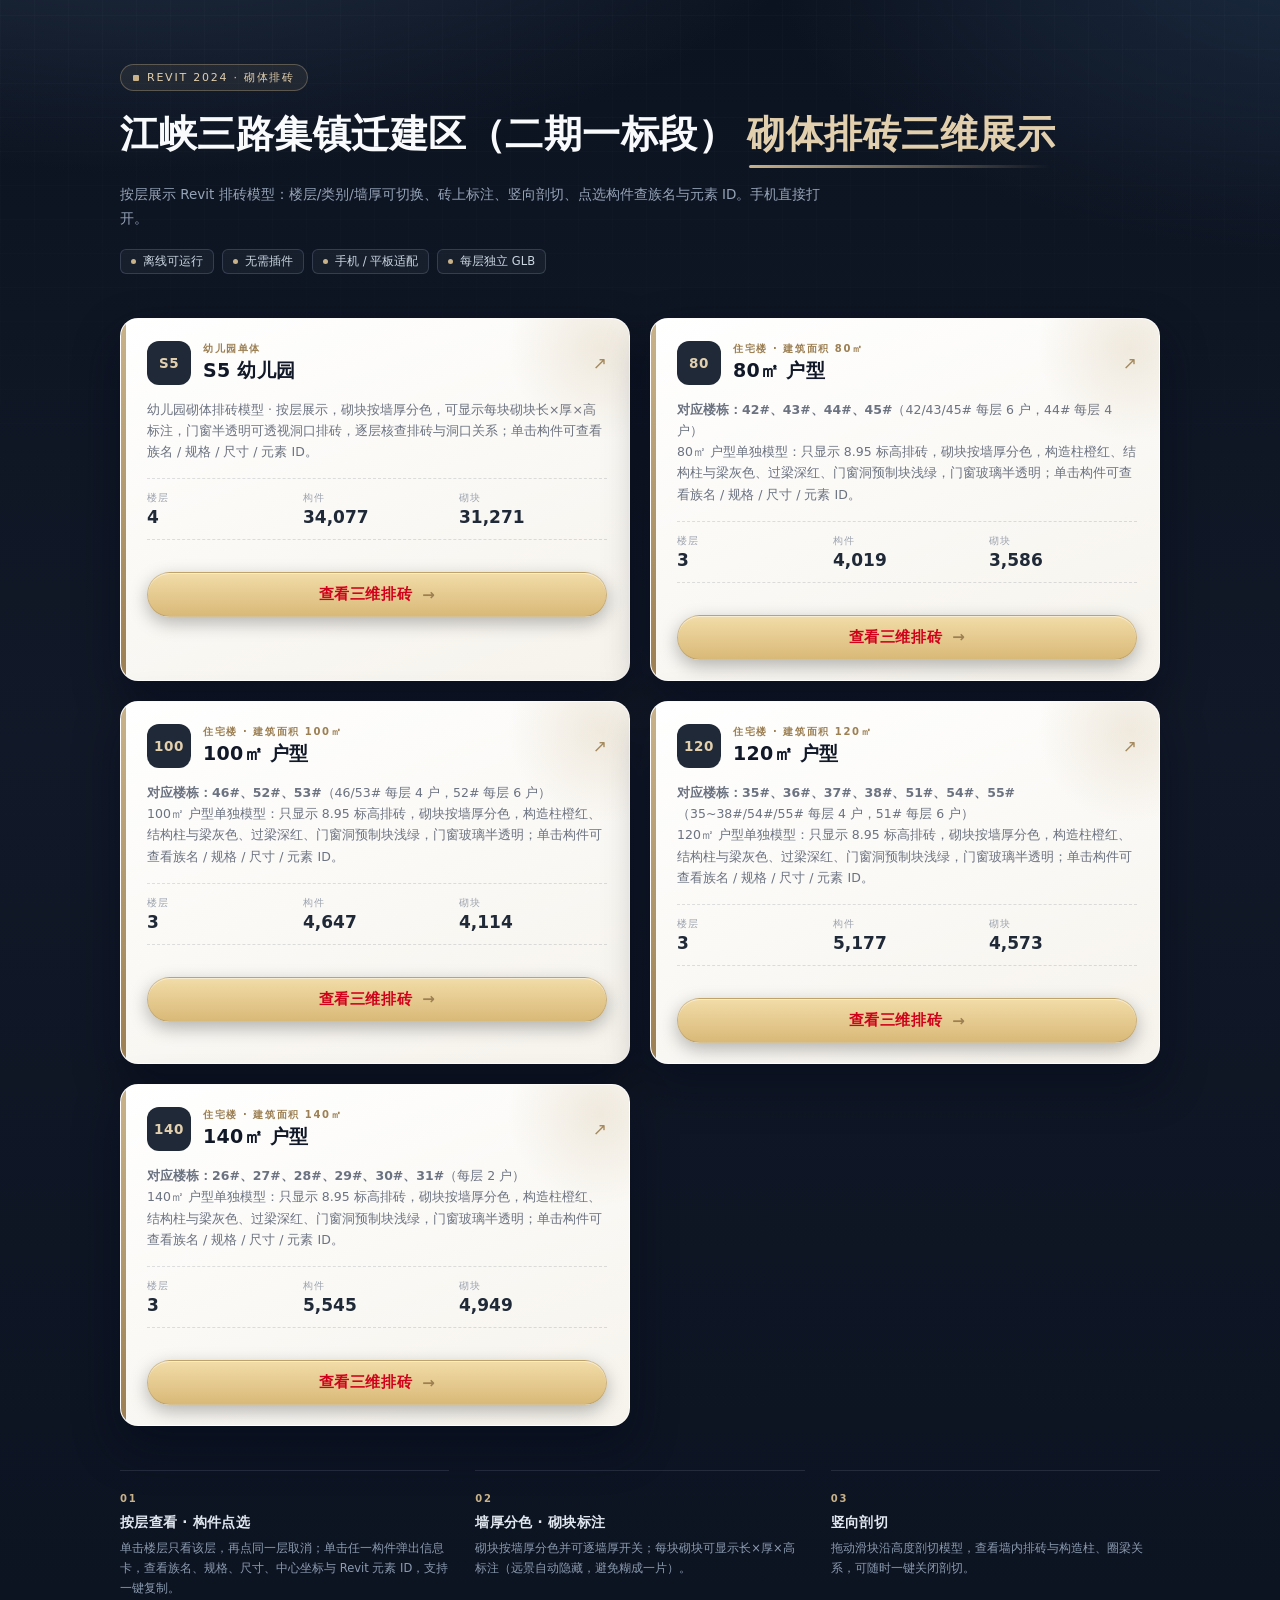
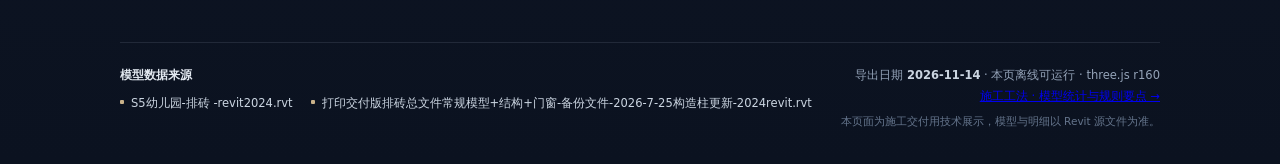
<file: index.html>
<!DOCTYPE html>
<html lang="zh-CN">
<head>
<meta charset="utf-8">
<meta name="viewport" content="width=device-width, initial-scale=1">
<meta name="theme-color" content="#111827">
<link rel="icon" href="data:image/svg+xml,%3Csvg xmlns=%22http://www.w3.org/2000/svg%22 viewBox=%220 0 16 16%22%3E%3Crect width=%2216%22 height=%2216%22 rx=%223%22 fill=%22%23111827%22/%3E%3Crect x=%228%22 y=%223%22 width=%226%22 height=%223%22 fill=%22%23c9b28a%22/%3E%3Crect x=%223%22 y=%228%22 width=%226%22 height=%223%22 fill=%22%23c9b28a%22/%3E%3C/svg%3E">
<meta name="description" content="江峡三路集镇迁建区（二期一标段）砌体排砖三维展示 · S5 幼儿园 / 住宅楼 · 纯静态离线页面">
<title>江峡三路集镇迁建区（二期一标段）· 砌体排砖三维展示</title>
<style>
  :root {
    --ink: #111827;
    --ink-2: #1f2937;
    --muted: #6b7280;
    --muted-2: #9ca3af;
    --brick: #c9b28a;
    --brick-2: #e2cfae;
    --brick-deep: #9c7f52;
    --paper: #f8fafc;
    --slate: #94a3b8;
  }
  * { box-sizing: border-box; }
  html, body { margin: 0; padding: 0; }
  body {
    min-height: 100vh;
    color: var(--paper);
    background:
      radial-gradient(1200px 620px at 12% -12%, #26364d 0%, rgba(38, 54, 77, 0) 62%),
      radial-gradient(980px 560px at 104% -4%, #1c2c42 0%, rgba(28, 44, 66, 0) 58%),
      linear-gradient(180deg, #0c1320 0%, #111827 42%, #0b1220 100%);
    font-family: "Microsoft YaHei", "PingFang SC", "Hiragino Sans GB", "Noto Sans SC",
      "Source Han Sans SC", system-ui, -apple-system, "Segoe UI", Roboto, sans-serif;
    -webkit-font-smoothing: antialiased;
    -webkit-tap-highlight-color: transparent;
  }
  body::before {
    content: "";
    position: fixed;
    inset: 0;
    pointer-events: none;
    background-image:
      repeating-linear-gradient(0deg, rgba(255, 255, 255, .022) 0 1px, transparent 1px 34px),
      repeating-linear-gradient(90deg, rgba(255, 255, 255, .018) 0 1px, transparent 1px 34px);
    mask-image: linear-gradient(180deg, rgba(0, 0, 0, .8), transparent 72%);
  }

  .wrap {
    position: relative;
    max-width: 1120px;
    min-height: 100vh;
    margin: 0 auto;
    padding: clamp(28px, 5vw, 64px) clamp(16px, 4vw, 40px) 34px;
    display: flex;
    flex-direction: column;
    gap: clamp(26px, 4vw, 44px);
  }

  /* ---------------- 头部 ---------------- */
  .eyebrow {
    display: inline-flex;
    align-items: center;
    gap: 8px;
    padding: 5px 12px;
    border-radius: 20px;
    border: 1px solid rgba(201, 178, 138, .34);
    background: rgba(201, 178, 138, .09);
    color: var(--brick-2);
    font-size: 11px;
    letter-spacing: .16em;
  }
  .eyebrow::before {
    content: "";
    width: 6px; height: 6px;
    border-radius: 1px;
    background: var(--brick);
  }
  h1 {
    margin: 18px 0 0;
    font-size: clamp(23px, 3.3vw, 38px);
    line-height: 1.34;
    font-weight: 700;
    letter-spacing: .5px;
    color: #f8fafc;
  }
  h1 .accent {
    display: inline-block;
    margin-left: .3em;
    margin-top: 0;
    color: var(--brick-2);
    position: relative;
  }
  h1 .accent::after {
    content: "";
    position: absolute;
    left: 2px; right: 4px; bottom: -8px;
    height: 3px;
    border-radius: 2px;
    background: linear-gradient(90deg, var(--brick), rgba(201, 178, 138, 0));
  }
  .lead {
    margin: 22px 0 0;
    max-width: 720px;
    color: var(--slate);
    font-size: 13.5px;
    line-height: 1.8;
  }
  .tags { display: flex; flex-wrap: wrap; gap: 8px; margin-top: 18px; }
  .tag {
    display: inline-flex;
    align-items: center;
    gap: 7px;
    padding: 4px 10px;
    border-radius: 6px;
    border: 1px solid rgba(148, 163, 184, .24);
    background: rgba(148, 163, 184, .07);
    color: #cbd5e1;
    font-size: 11.5px;
  }
  .tag::before {
    content: "";
    width: 5px; height: 5px;
    border-radius: 50%;
    background: var(--brick);
  }

  /* ---------------- 卡片 ---------------- */
  .cards {
    display: grid;
    grid-template-columns: repeat(2, minmax(0, 1fr));
    gap: 20px;
  }
  .card {
    position: relative;
    display: flex;
    flex-direction: column;
    padding: 22px 22px 20px 26px;
    border-radius: 18px;
    background: linear-gradient(160deg, #ffffff 0%, #f6f3ec 100%);
    color: var(--ink);
    text-decoration: none;
    border: 1px solid rgba(255, 255, 255, .55);
    box-shadow: 0 20px 46px rgba(2, 6, 23, .42);
    overflow: hidden;
    transition: transform .22s ease, box-shadow .22s ease;
  }
  .card::before {
    content: "";
    position: absolute;
    left: 0; top: 0; bottom: 0;
    width: 5px;
    background: linear-gradient(180deg, var(--brick), var(--brick-deep));
  }
  .card::after {
    content: "";
    position: absolute;
    right: -64px; top: -64px;
    width: 186px; height: 186px;
    border-radius: 50%;
    background: radial-gradient(circle, rgba(201, 178, 138, .24), rgba(201, 178, 138, 0) 70%);
    pointer-events: none;
  }
  .card:hover { transform: translateY(-4px); box-shadow: 0 28px 58px rgba(2, 6, 23, .52); }
  .card:focus-visible { outline: 2px solid var(--brick); outline-offset: 3px; }

  .card-head { display: flex; align-items: center; gap: 12px; }
  .badge {
    flex: 0 0 auto;
    width: 44px; height: 44px;
    border-radius: 12px;
    background: var(--ink-2);
    color: var(--brick-2);
    display: grid;
    place-items: center;
    font-size: 13.5px;
    font-weight: 700;
    letter-spacing: .04em;
  }
  .kicker { font-size: 10px; letter-spacing: .16em; color: var(--brick-deep); font-weight: 700; }
  .card h2 { margin: 2px 0 0; font-size: 19px; font-weight: 700; letter-spacing: .3px; }
  .arrow {
    margin-left: auto;
    font-size: 17px;
    color: var(--brick-deep);
    transition: transform .2s ease;
  }
  .card:hover .arrow { transform: translate(2px, -2px); }

  .card-desc {
    margin: 14px 0 16px;
    color: var(--muted);
    font-size: 12.5px;
    line-height: 1.7;
  }
  .card-stats {
    display: grid;
    grid-template-columns: repeat(3, 1fr);
    gap: 8px;
    margin: 0 0 18px;
    padding: 12px 0;
    border-top: 1px dashed rgba(17, 24, 39, .13);
    border-bottom: 1px dashed rgba(17, 24, 39, .13);
  }
  .card-stats div { display: flex; flex-direction: column; gap: 2px; }
  .card-stats dt { font-size: 10px; letter-spacing: .08em; color: var(--muted-2); }
  .card-stats dd {
    margin: 0;
    font-size: 17px;
    font-weight: 700;
    color: var(--ink-2);
    font-variant-numeric: tabular-nums;
  }
  .card-stats dd.pending { color: #d6d3cd; }

  .card-cta {
    margin-top: auto;
    display: inline-flex;
    align-items: center;
    gap: 8px;
    font-size: 12.5px;
    font-weight: 700;
    color: var(--ink-2);
  }
  .card-cta .line {
    flex: 1 1 auto;
    height: 1px;
    background: rgba(17, 24, 39, .14);
  }
  .card-cta .go { color: var(--brick-deep); }

  /* ---------------- 功能说明 ---------------- */
  .features {
    display: grid;
    grid-template-columns: repeat(3, minmax(0, 1fr));
    gap: 26px;
  }
  .feat { border-top: 1px solid rgba(148, 163, 184, .18); padding-top: 16px; }
  .feat-no { font-size: 10px; letter-spacing: .18em; color: var(--brick); font-weight: 700; }
  .feat h3 { margin: 8px 0 6px; font-size: 13.5px; font-weight: 600; color: #e2e8f0; letter-spacing: .3px; }
  .feat p { margin: 0; font-size: 11.5px; line-height: 1.75; color: #8b9bb0; }

  /* ---------------- 页脚 ---------------- */
  .site-footer {
    margin-top: auto;
    padding-top: 22px;
    border-top: 1px solid rgba(148, 163, 184, .16);
    display: flex;
    align-items: flex-start;
    justify-content: space-between;
    gap: 20px;
    flex-wrap: wrap;
    color: var(--slate);
    font-size: 11.5px;
    line-height: 1.75;
  }
  .src-title { color: #e2e8f0; font-size: 12px; font-weight: 600; }
  .src ul {
    list-style: none;
    margin: 7px 0 0;
    padding: 0;
    display: flex;
    flex-wrap: wrap;
    gap: 8px 18px;
  }
  .src li { position: relative; padding-left: 11px; color: #cbd5e1; }
  .src li::before {
    content: "";
    position: absolute;
    left: 0; top: 7px;
    width: 4px; height: 4px;
    border-radius: 1px;
    background: var(--brick);
  }
  .foot-meta { text-align: right; color: #94a3b8; }
  .foot-meta b { color: #cbd5e1; font-weight: 600; }
  .foot-note { margin-top: 6px; color: #64748b; font-size: 10.5px; }

  @media (max-width: 760px) {
    .cards { grid-template-columns: 1fr; gap: 16px; }
    .features { grid-template-columns: 1fr; gap: 18px; }
    .lead { font-size: 12.5px; }
    .card-stats dd { font-size: 16px; }
    .site-footer { flex-direction: column; gap: 14px; }
    .foot-meta { text-align: left; }
  }
  /* 卡片内“点击进入”按钮（手机上也醒目好点） */
  .card-btn {
    display: inline-flex; align-items: center; justify-content: center; gap: 10px;
    width: auto; min-width: 168px; margin-top: 14px; padding: 12px 22px;
    border-radius: 999px; font-size: 15px; font-weight: 800; letter-spacing: .04em;
    color: #d0021b !important;
    background: linear-gradient(180deg, #f2dca8, #d9b978);
    box-shadow: 0 6px 18px rgba(0, 0, 0, .28), inset 0 1px 0 rgba(255, 255, 255, .5);
    border: 1px solid rgba(0, 0, 0, .12);
    transition: transform .12s ease, box-shadow .12s ease;
  }
  .card-btn .go { font-weight: 900; }
  .card:hover .card-btn { transform: translateY(-1px); box-shadow: 0 8px 22px rgba(0, 0, 0, .34), inset 0 1px 0 rgba(255, 255, 255, .5); }
  @media (max-width: 640px) {
    .card-btn { width: 100%; min-width: 0; padding: 14px 20px; font-size: 16px; }
  }

  /* ---------- 手机首屏：压缩头部与卡片，保证两张单体的“查看三维排砖”都在第一屏 ---------- */
  @media (max-width: 640px) {
    .wrap {
      padding: 14px 12px 16px;
      gap: 12px;
      min-height: 100vh;
    }
    .eyebrow { font-size: 9.5px; padding: 3px 9px; letter-spacing: .12em; }
    h1 { margin-top: 9px; font-size: 16px; line-height: 1.4; letter-spacing: 0; }
    h1 .accent { margin-top: 0; margin-left: .2em; }
    h1 .accent::after { bottom: -5px; height: 2px; }
    .lead {
      margin-top: 10px; font-size: 11px; line-height: 1.5;
      display: -webkit-box; -webkit-box-orient: vertical; -webkit-line-clamp: 2;
      overflow: hidden;
    }
    .tags { display: none; }
    .cards { gap: 10px; }
    .card { padding: 11px 13px 11px 17px; border-radius: 14px; }
    .card::before { width: 4px; }
    .card::after { display: none; }
    .card-head { gap: 9px; }
    .badge { width: 32px; height: 32px; border-radius: 9px; font-size: 10.5px; }
    .kicker { font-size: 8.5px; letter-spacing: .12em; }
    .card h2 { font-size: 15.5px; margin-top: 1px; }
    .arrow { display: none; }
    .card-desc {
      margin: 7px 0 9px; font-size: 10.8px; line-height: 1.42;
      display: -webkit-box; -webkit-box-orient: vertical; -webkit-line-clamp: 2;
      overflow: hidden;
    }
    .card-stats { margin: 0 0 9px; padding: 7px 0; gap: 6px; }
    .card-stats dt { font-size: 8.5px; letter-spacing: .04em; }
    .card-stats dd { font-size: 14px; }
    .card-btn { margin-top: 2px; padding: 10px 16px; font-size: 13.5px; min-width: 0; }
    .features { display: none; }
    .site-footer { padding-top: 10px; font-size: 10px; gap: 8px; }
  }

  /* 住宅楼 4 个户型单独页面入口 */
  .unit-links { display: flex; flex-wrap: wrap; align-items: center; gap: 10px; margin-top: -4px; }
  .unit-links-title { color: #94a3b8; font-size: 12px; }
  .unit-links a {
    display: inline-flex; align-items: center; gap: 6px;
    padding: 8px 15px; border-radius: 999px;
    background: rgba(148, 163, 184, .12);
    border: 1px solid rgba(148, 163, 184, .26);
    color: #e2e8f0; font-size: 13px; text-decoration: none;
  }
  .unit-links a:hover { background: rgba(201, 178, 138, .2); border-color: rgba(201, 178, 138, .5); color: #fff; }
  @media (max-width: 640px) {
    .unit-links { gap: 8px; }
    .unit-links a { padding: 7px 12px; font-size: 12px; }
  }
</style>
<script>
/* 部署在 GitHub Pages 时自动跳转到正式站点（sxhicc.cn/paizhuan/）；本地/COS/正式域名下正常渲染 */
(function () {
  try {
    if (!/(^|\.)github\.io$/i.test(location.hostname)) return;
    var m = location.pathname.match(/^\/jx3d-paizhuan(\/.*)?$/);
    var p = (m && m[1]) ? m[1] : '/';
    location.replace('https://sxhicc.cn/paizhuan' + p + location.search + location.hash);
  } catch (e) { /* ignore */ }
})();
</script></head>
<body>
<div class="wrap">
  <header class="hero">
    <div class="eyebrow">REVIT 2024 · 砌体排砖</div>
    <h1>江峡三路集镇迁建区（二期一标段）<span class="accent">砌体排砖三维展示</span></h1>
    <p class="lead">按层展示 Revit 排砖模型：楼层/类别/墙厚可切换、砖上标注、竖向剖切、点选构件查族名与元素 ID。手机直接打开。</p>
    <div class="tags">
      <span class="tag">离线可运行</span>
      <span class="tag">无需插件</span>
      <span class="tag">手机 / 平板适配</span>
      <span class="tag">每层独立 GLB</span>
    </div>
  </header>

  <main class="cards">
    <a class="card" href="s5/" data-model="s5/model.json" data-id="s5">
      <div class="card-head">
        <span class="badge">S5</span>
        <div>
          <div class="kicker">幼儿园单体</div>
          <h2>S5 幼儿园</h2>
        </div>
        <span class="arrow">↗</span>
      </div>
      <p class="card-desc">幼儿园砌体排砖模型 · 按层展示，砌块按墙厚分色，可显示每块砌块长×厚×高标注，门窗半透明可透视洞口排砖，逐层核查排砖与洞口关系；单击构件可查看族名 / 规格 / 尺寸 / 元素 ID。</p>
      <dl class="card-stats">
        <div><dt>楼层</dt><dd data-stat="floors" class="pending">—</dd></div>
        <div><dt>构件</dt><dd data-stat="elements" class="pending">—</dd></div>
        <div><dt>砌块</dt><dd data-stat="blocks" class="pending">—</dd></div>
      </dl>
      <span class="card-cta card-btn">查看三维排砖 <span class="go">→</span></span>
    </a>

        <a class="card" href="80/" data-model="80/model.json" data-id="80">
      <div class="card-head">
        <span class="badge">80</span>
        <div>
          <div class="kicker">住宅楼 · 建筑面积 80㎡</div>
          <h2>80㎡ 户型</h2>
        </div>
        <span class="arrow">↗</span>
      </div>
      <p class="card-desc"><b>对应楼栋：42#、43#、44#、45#</b>（42/43/45# 每层 6 户，44# 每层 4 户）<br>80㎡ 户型单独模型：只显示 8.95 标高排砖，砌块按墙厚分色，构造柱橙红、结构柱与梁灰色、过梁深红、门窗洞预制块浅绿，门窗玻璃半透明；单击构件可查看族名 / 规格 / 尺寸 / 元素 ID。</p>
      <dl class="card-stats">
        <div><dt>楼层</dt><dd data-stat="floors" class="pending">—</dd></div>
        <div><dt>构件</dt><dd data-stat="elements" class="pending">—</dd></div>
        <div><dt>砌块</dt><dd data-stat="blocks" class="pending">—</dd></div>
      </dl>
      <span class="card-cta card-btn">查看三维排砖 <span class="go">→</span></span>
    </a>
    <a class="card" href="100/" data-model="100/model.json" data-id="100">
      <div class="card-head">
        <span class="badge">100</span>
        <div>
          <div class="kicker">住宅楼 · 建筑面积 100㎡</div>
          <h2>100㎡ 户型</h2>
        </div>
        <span class="arrow">↗</span>
      </div>
      <p class="card-desc"><b>对应楼栋：46#、52#、53#</b>（46/53# 每层 4 户，52# 每层 6 户）<br>100㎡ 户型单独模型：只显示 8.95 标高排砖，砌块按墙厚分色，构造柱橙红、结构柱与梁灰色、过梁深红、门窗洞预制块浅绿，门窗玻璃半透明；单击构件可查看族名 / 规格 / 尺寸 / 元素 ID。</p>
      <dl class="card-stats">
        <div><dt>楼层</dt><dd data-stat="floors" class="pending">—</dd></div>
        <div><dt>构件</dt><dd data-stat="elements" class="pending">—</dd></div>
        <div><dt>砌块</dt><dd data-stat="blocks" class="pending">—</dd></div>
      </dl>
      <span class="card-cta card-btn">查看三维排砖 <span class="go">→</span></span>
    </a>
    <a class="card" href="120/" data-model="120/model.json" data-id="120">
      <div class="card-head">
        <span class="badge">120</span>
        <div>
          <div class="kicker">住宅楼 · 建筑面积 120㎡</div>
          <h2>120㎡ 户型</h2>
        </div>
        <span class="arrow">↗</span>
      </div>
      <p class="card-desc"><b>对应楼栋：35#、36#、37#、38#、51#、54#、55#</b>（35~38#/54#/55# 每层 4 户，51# 每层 6 户）<br>120㎡ 户型单独模型：只显示 8.95 标高排砖，砌块按墙厚分色，构造柱橙红、结构柱与梁灰色、过梁深红、门窗洞预制块浅绿，门窗玻璃半透明；单击构件可查看族名 / 规格 / 尺寸 / 元素 ID。</p>
      <dl class="card-stats">
        <div><dt>楼层</dt><dd data-stat="floors" class="pending">—</dd></div>
        <div><dt>构件</dt><dd data-stat="elements" class="pending">—</dd></div>
        <div><dt>砌块</dt><dd data-stat="blocks" class="pending">—</dd></div>
      </dl>
      <span class="card-cta card-btn">查看三维排砖 <span class="go">→</span></span>
    </a>
    <a class="card" href="140/" data-model="140/model.json" data-id="140">
      <div class="card-head">
        <span class="badge">140</span>
        <div>
          <div class="kicker">住宅楼 · 建筑面积 140㎡</div>
          <h2>140㎡ 户型</h2>
        </div>
        <span class="arrow">↗</span>
      </div>
      <p class="card-desc"><b>对应楼栋：26#、27#、28#、29#、30#、31#</b>（每层 2 户）<br>140㎡ 户型单独模型：只显示 8.95 标高排砖，砌块按墙厚分色，构造柱橙红、结构柱与梁灰色、过梁深红、门窗洞预制块浅绿，门窗玻璃半透明；单击构件可查看族名 / 规格 / 尺寸 / 元素 ID。</p>
      <dl class="card-stats">
        <div><dt>楼层</dt><dd data-stat="floors" class="pending">—</dd></div>
        <div><dt>构件</dt><dd data-stat="elements" class="pending">—</dd></div>
        <div><dt>砌块</dt><dd data-stat="blocks" class="pending">—</dd></div>
      </dl>
      <span class="card-cta card-btn">查看三维排砖 <span class="go">→</span></span>
    </a>
  </main>
  

  <section class="features">
    <div class="feat">
      <span class="feat-no">01</span>
      <h3>按层查看 · 构件点选</h3>
      <p>单击楼层只看该层，再点同一层取消；单击任一构件弹出信息卡，查看族名、规格、尺寸、中心坐标与 Revit 元素 ID，支持一键复制。</p>
    </div>
    <div class="feat">
      <span class="feat-no">02</span>
      <h3>墙厚分色 · 砌块标注</h3>
      <p>砌块按墙厚分色并可逐墙厚开关；每块砌块可显示长×厚×高标注（远景自动隐藏，避免糊成一片）。</p>
    </div>
    <div class="feat">
      <span class="feat-no">03</span>
      <h3>竖向剖切</h3>
      <p>拖动滑块沿高度剖切模型，查看墙内排砖与构造柱、圈梁关系，可随时一键关闭剖切。</p>
    </div>
  </section>

  <footer class="site-footer">
    <div class="src">
      <div class="src-title">模型数据来源</div>
      <ul>
        <li data-id="s5">S5幼儿园-排砖 -revit2024.rvt</li>
        <li data-id="zhuzhai">打印交付版排砖总文件常规模型+结构+门窗-备份文件-2026-7-25构造柱更新-2024revit.rvt</li>
      </ul>
    </div>
    <div class="foot-meta">
      <div>导出日期 <b id="genDate">—</b> · 本页离线可运行 · three.js r160</div>
      <div><a href="gongfa/">施工工法 · 模型统计与规则要点 →</a></div>
      <div class="foot-note">本页面为施工交付用技术展示，模型与明细以 Revit 源文件为准。</div>
    </div>
  </footer>
</div>

<script>
  // 从 model.json 读取真实统计（不可用时保留占位并标记）
  (async function () {
    const cards = document.querySelectorAll('[data-model]');
    const setStat = (card, key, value) => {
      const el = card.querySelector('[data-stat="' + key + '"]');
      if (!el || value == null) return;
      el.textContent = typeof value === 'number' ? value.toLocaleString('zh-CN') : value;
      el.classList.remove('pending');
    };
    for (const card of cards) {
      try {
        const res = await fetch(card.dataset.model, { cache: 'no-store' });
        if (!res.ok) throw new Error('HTTP ' + res.status);
        const m = await res.json();
        const stats = m.stats || {};
        const floors = Array.isArray(m.floors) ? m.floors.length : stats.floors;
        setStat(card, 'floors', floors);
        setStat(card, 'elements', stats.elements);
        setStat(card, 'blocks', stats.blocks);
        if (m.generated) document.getElementById('genDate').textContent = m.generated;
        const rvt = m.source && m.source.rvt;
        if (rvt) {
          const li = document.querySelector('.src li[data-id="' + card.dataset.id + '"]');
          if (li) li.textContent = rvt;
        }
      } catch (err) {
        // 离线直开 file:// 或资产未就位时保持占位符
        console.warn('[index] model.json 读取失败', card.dataset.model, err);
      }
    }
  })();
</script>
<script>
/* 自动更新检查：部署后 version.txt 变化则自动刷新本页（避免看到旧页面） */
(function () {
  var KEY = 'sz_ver';
  function check() {
    fetch('version.txt?t=' + Date.now(), { cache: 'no-store' }).then(function (r) {
      return r.ok ? r.text() : null;
    }).then(function (v) {
      if (!v) return;
      v = String(v).trim();
      if (!v) return;
      var cur = null;
      try { cur = localStorage.getItem(KEY); } catch (e) {}
      if (cur && cur !== v) {
        try { localStorage.setItem(KEY, v); } catch (e) {}
        location.reload();
      } else if (!cur) {
        try { localStorage.setItem(KEY, v); } catch (e) {}
      }
    }).catch(function () { /* ignore */ });
  }
  check();
  document.addEventListener('visibilitychange', function () { if (!document.hidden) check(); });
})();
</script></body>
</html>
</file>
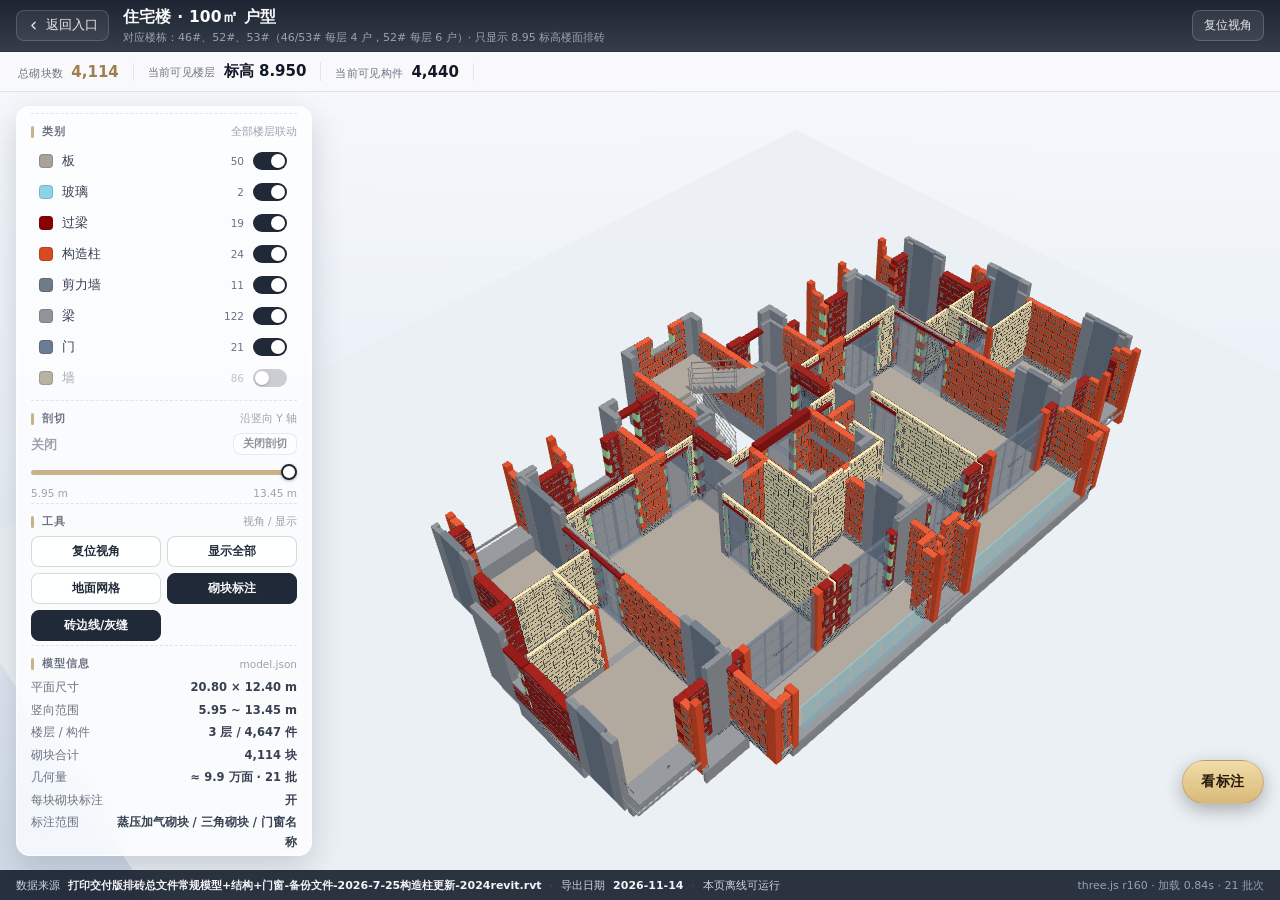
<file: 100/index.html>
<!DOCTYPE html>
<html lang="zh-CN">
<head>
<meta charset="utf-8">
<meta name="viewport" content="width=device-width, initial-scale=1, maximum-scale=1, user-scalable=no, viewport-fit=cover">
<meta name="theme-color" content="#111827">
<link rel="icon" href="data:image/svg+xml,%3Csvg xmlns=%22http://www.w3.org/2000/svg%22 viewBox=%220 0 16 16%22%3E%3Crect width=%2216%22 height=%2216%22 rx=%223%22 fill=%22%23111827%22/%3E%3Crect x=%228%22 y=%223%22 width=%226%22 height=%223%22 fill=%22%23c9b28a%22/%3E%3Crect x=%223%22 y=%228%22 width=%226%22 height=%223%22 fill=%22%23c9b28a%22/%3E%3C/svg%3E">
<meta name="description" content="住宅楼砌体排砖三维模型 · 按层展示 · 楼层筛选 / 类别开关 / 剖切">
<title>住宅楼 · 砌体排砖三维展示</title>
<link rel="stylesheet" href="../common/viewer.css">
<script>
/* 部署在 GitHub Pages 时自动跳转到正式站点（sxhicc.cn/paizhuan/）；本地/COS/正式域名下正常渲染 */
(function () {
  try {
    if (!/(^|\.)github\.io$/i.test(location.hostname)) return;
    var m = location.pathname.match(/^\/jx3d-paizhuan(\/.*)?$/);
    var p = (m && m[1]) ? m[1] : '/';
    location.replace('https://sxhicc.cn/paizhuan' + p + location.search + location.hash);
  } catch (e) { /* ignore */ }
})();
</script></head>
<body>
<div id="app"></div>

<script>
  window.VIEWER_CONFIG = {
    manifest: 'model.json',
    // 住宅楼：只显示 8.950 这一层（不提供楼层选择），并且默认不显示楼板
    fixedFloor: 'F02',
    hideFloorPanel: true,
    categoriesOff: ['Q', 'W'],
    footer: { rvt: '打印交付版排砖总文件常规模型+结构+门窗-备份文件-2026-7-25构造柱更新-2024revit.rvt' }
  };
</script>

<script type="importmap">
  { "imports": { "three": "../lib/three.module.js" } }
</script>

<!-- 先取 version.txt 再加载 viewer.js：避免 CDN 缓存旧脚本（js 缓存 24 小时） -->
  <script>
  (async function () {
    let v = '';
    try {
      const r = await fetch('../version.txt?t=' + Date.now(), { cache: 'no-store' });
      if (r.ok) v = (await r.text()).trim();
    } catch (e) { /* ignore */ }
    const s = document.createElement('script');
    s.type = 'module';
    s.src = '../common/viewer.js' + (v ? ('?v=' + encodeURIComponent(v)) : '');
    document.head.appendChild(s);
  })();
  </script>
</body>
</html>
</file>
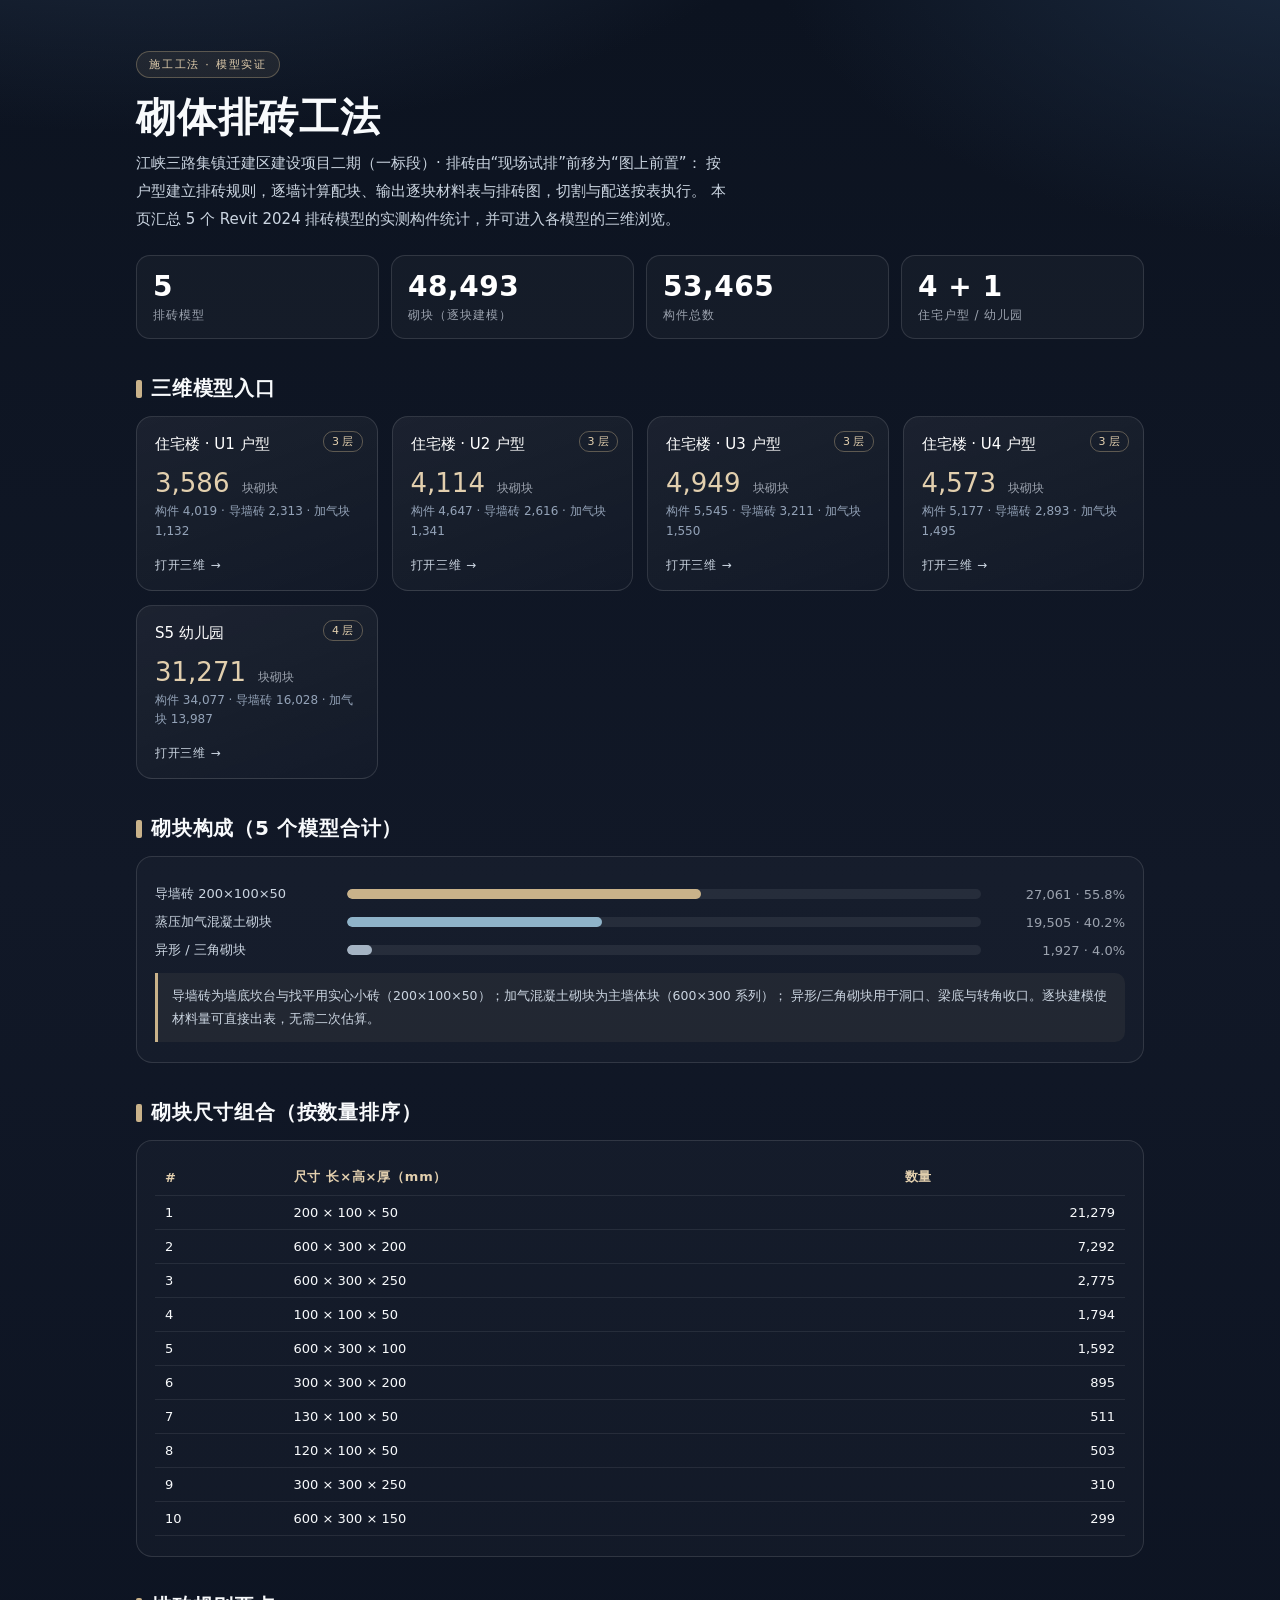
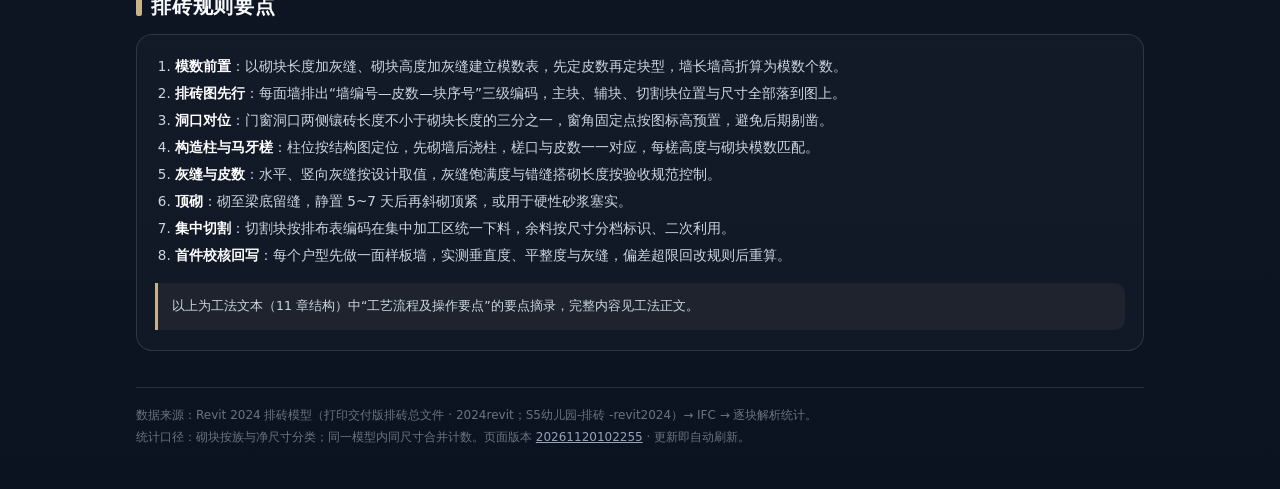
<file: gongfa/index.html>
<!DOCTYPE html>
<html lang="zh-CN">
<head>
<meta charset="utf-8">
<meta name="viewport" content="width=device-width, initial-scale=1">
<meta name="theme-color" content="#111827">
<meta name="description" content="砌体排砖工法 · 江峡三路集镇迁建区二期一标段 排砖模型统计与三维展示入口">
<title>砌体排砖工法 · 模型统计与三维展示</title>
<style>
  :root{--ink:#111827;--paper:#f8fafc;--muted:#9ca3af;--brick:#c9b28a;--brick2:#e2cfae;--line:rgba(255,255,255,.12)}
  *{box-sizing:border-box}
  html,body{margin:0;padding:0}
  body{min-height:100vh;color:var(--paper);background:
    radial-gradient(1200px 620px at 12% -12%,#26364d 0,rgba(38,54,77,0) 62%),
    radial-gradient(980px 560px at 104% -4%,#1c2c42 0,rgba(28,44,66,0) 58%),
    linear-gradient(180deg,#0c1320 0,#111827 42%,#0b1220 100%);
    font-family:"Microsoft YaHei","PingFang SC","Noto Sans SC",system-ui,-apple-system,"Segoe UI",Roboto,sans-serif;
    -webkit-font-smoothing:antialiased}
  .wrap{max-width:1080px;margin:0 auto;padding:clamp(26px,4vw,56px) clamp(16px,4vw,36px) 40px;display:flex;flex-direction:column;gap:clamp(22px,3vw,36px)}
  .eyebrow{display:inline-flex;align-items:center;gap:8px;padding:5px 12px;border-radius:20px;border:1px solid rgba(201,178,138,.34);background:rgba(201,178,138,.09);color:var(--brick2);font-size:11px;letter-spacing:.16em}
  h1{margin:14px 0 8px;font-size:clamp(24px,4.4vw,40px);letter-spacing:.02em;line-height:1.25}
  .lead{margin:0;color:#cbd5e1;font-size:clamp(13px,1.6vw,15px);line-height:1.85;max-width:62ch}
  .kpis{display:grid;grid-template-columns:repeat(auto-fit,minmax(140px,1fr));gap:12px;margin-top:22px}
  .kpi{border:1px solid var(--line);border-radius:14px;padding:14px 16px;background:rgba(255,255,255,.03)}
  .kpi b{display:block;font-size:clamp(20px,3vw,28px);color:#fff;letter-spacing:.02em}
  .kpi span{display:block;margin-top:4px;color:var(--muted);font-size:12px;letter-spacing:.08em}
  h2{margin:0 0 14px;font-size:clamp(16px,2.2vw,20px);letter-spacing:.04em}
  h2 i{display:inline-block;width:6px;height:18px;margin-right:9px;vertical-align:-3px;border-radius:2px;background:var(--brick)}
  .cards{display:grid;grid-template-columns:repeat(auto-fit,minmax(210px,1fr));gap:14px}
  .card{position:relative;display:flex;flex-direction:column;gap:6px;padding:18px 18px 16px;border-radius:16px;border:1px solid var(--line);
    background:linear-gradient(160deg,rgba(255,255,255,.055),rgba(255,255,255,.015));text-decoration:none;color:inherit;transition:.18s}
  .card:hover{border-color:rgba(201,178,138,.55);transform:translateY(-2px)}
  .card-tag{position:absolute;right:14px;top:14px;font-size:11px;color:var(--brick2);border:1px solid rgba(201,178,138,.4);border-radius:10px;padding:2px 8px}
  .card-name{font-size:15px;color:#fff}
  .card-num{margin-top:10px;font-size:26px;color:var(--brick2);line-height:1}
  .card-num em{font-style:normal;font-size:12px;color:var(--muted);margin-left:4px}
  .card-sub{color:#94a3b8;font-size:12px;line-height:1.6}
  .card-go{margin-top:10px;color:#cbd5e1;font-size:12px;letter-spacing:.06em}
  .panel{border:1px solid var(--line);border-radius:16px;padding:18px 18px 20px;background:rgba(255,255,255,.025)}
  .bar-row{display:grid;grid-template-columns:180px 1fr 132px;align-items:center;gap:12px;margin:10px 0;font-size:13px}
  .bar-label{color:#cbd5e1}
  .bar-track{display:block;height:10px;border-radius:6px;background:rgba(255,255,255,.07);overflow:hidden}
  .bar-track i{display:block;height:100%;border-radius:6px}
  .bar-val{color:var(--muted);text-align:right;font-variant-numeric:tabular-nums}
  table{width:100%;border-collapse:collapse;font-size:13px}
  th,td{padding:9px 10px;text-align:left;border-bottom:1px solid rgba(255,255,255,.08)}
  th{color:var(--brick2);font-weight:600;letter-spacing:.06em}
  td:nth-child(3){text-align:right;font-variant-numeric:tabular-nums}
  ol.rules{margin:0;padding-left:20px;color:#cbd5e1;font-size:13.5px;line-height:2}
  ol.rules b{color:#fff}
  .note{margin-top:14px;padding:12px 14px;border-left:3px solid var(--brick);background:rgba(201,178,138,.07);border-radius:0 10px 10px 0;color:#cbd5e1;font-size:12.5px;line-height:1.8}
  footer{border-top:1px solid var(--line);padding-top:16px;color:#6b7280;font-size:12px;line-height:1.9}
  footer a{color:#94a3b8}
  @media(max-width:640px){.bar-row{grid-template-columns:1fr;gap:6px}.bar-val{text-align:left}}
</style>
</head>
<body>
<div class="wrap">
  <header>
    <span class="eyebrow">施工工法 · 模型实证</span>
    <h1>砌体排砖工法</h1>
    <p class="lead">江峡三路集镇迁建区建设项目二期（一标段）· 排砖由“现场试排”前移为“图上前置”：
      按户型建立排砖规则，逐墙计算配块、输出逐块材料表与排砖图，切割与配送按表执行。
      本页汇总 5 个 Revit 2024 排砖模型的实测构件统计，并可进入各模型的三维浏览。</p>
    <div class="kpis">
      <div class="kpi"><b>5</b><span>排砖模型</span></div>
      <div class="kpi"><b>48,493</b><span>砌块（逐块建模）</span></div>
      <div class="kpi"><b>53,465</b><span>构件总数</span></div>
      <div class="kpi"><b>4 + 1</b><span>住宅户型 / 幼儿园</span></div>
    </div>
  </header>

  <section>
    <h2><i></i>三维模型入口</h2>
    <div class="cards">
<a class="card" href="../u1/">
      <span class="card-tag">3 层</span>
      <span class="card-name">住宅楼 · U1 户型</span>
      <span class="card-num">3,586 <em>块砌块</em></span>
      <span class="card-sub">构件 4,019 · 导墙砖 2,313 · 加气块 1,132</span>
      <span class="card-go">打开三维 →</span>
    </a>
<a class="card" href="../u2/">
      <span class="card-tag">3 层</span>
      <span class="card-name">住宅楼 · U2 户型</span>
      <span class="card-num">4,114 <em>块砌块</em></span>
      <span class="card-sub">构件 4,647 · 导墙砖 2,616 · 加气块 1,341</span>
      <span class="card-go">打开三维 →</span>
    </a>
<a class="card" href="../u3/">
      <span class="card-tag">3 层</span>
      <span class="card-name">住宅楼 · U3 户型</span>
      <span class="card-num">4,949 <em>块砌块</em></span>
      <span class="card-sub">构件 5,545 · 导墙砖 3,211 · 加气块 1,550</span>
      <span class="card-go">打开三维 →</span>
    </a>
<a class="card" href="../u4/">
      <span class="card-tag">3 层</span>
      <span class="card-name">住宅楼 · U4 户型</span>
      <span class="card-num">4,573 <em>块砌块</em></span>
      <span class="card-sub">构件 5,177 · 导墙砖 2,893 · 加气块 1,495</span>
      <span class="card-go">打开三维 →</span>
    </a>
<a class="card" href="../s5/">
      <span class="card-tag">4 层</span>
      <span class="card-name">S5 幼儿园</span>
      <span class="card-num">31,271 <em>块砌块</em></span>
      <span class="card-sub">构件 34,077 · 导墙砖 16,028 · 加气块 13,987</span>
      <span class="card-go">打开三维 →</span>
    </a>
    </div>
  </section>

  <section>
    <h2><i></i>砌块构成（5 个模型合计）</h2>
    <div class="panel">
      
    <div class="bar-row">
      <span class="bar-label">导墙砖 200×100×50</span>
      <span class="bar-track"><i style="width:55.8%;background:#c9b28a"></i></span>
      <span class="bar-val">27,061 · 55.8%</span>
    </div>
    <div class="bar-row">
      <span class="bar-label">蒸压加气混凝土砌块</span>
      <span class="bar-track"><i style="width:40.2%;background:#8fb3c9"></i></span>
      <span class="bar-val">19,505 · 40.2%</span>
    </div>
    <div class="bar-row">
      <span class="bar-label">异形 / 三角砌块</span>
      <span class="bar-track"><i style="width:4.0%;background:#a5b4c4"></i></span>
      <span class="bar-val">1,927 · 4.0%</span>
    </div>
      <div class="note">导墙砖为墙底坎台与找平用实心小砖（200×100×50）；加气混凝土砌块为主墙体块（600×300 系列）；
        异形/三角砌块用于洞口、梁底与转角收口。逐块建模使材料量可直接出表，无需二次估算。</div>
    </div>
  </section>

  <section>
    <h2><i></i>砌块尺寸组合（按数量排序）</h2>
    <div class="panel">
      <table>
        <thead><tr><th>#</th><th>尺寸 长×高×厚（mm）</th><th>数量</th></tr></thead>
        <tbody><tr><td>1</td><td>200 × 100 × 50</td><td>21,279</td></tr><tr><td>2</td><td>600 × 300 × 200</td><td>7,292</td></tr><tr><td>3</td><td>600 × 300 × 250</td><td>2,775</td></tr><tr><td>4</td><td>100 × 100 × 50</td><td>1,794</td></tr><tr><td>5</td><td>600 × 300 × 100</td><td>1,592</td></tr><tr><td>6</td><td>300 × 300 × 200</td><td>895</td></tr><tr><td>7</td><td>130 × 100 × 50</td><td>511</td></tr><tr><td>8</td><td>120 × 100 × 50</td><td>503</td></tr><tr><td>9</td><td>300 × 300 × 250</td><td>310</td></tr><tr><td>10</td><td>600 × 300 × 150</td><td>299</td></tr></tbody>
      </table>
    </div>
  </section>

  <section>
    <h2><i></i>排砖规则要点</h2>
    <div class="panel">
      <ol class="rules">
        <li><b>模数前置</b>：以砌块长度加灰缝、砌块高度加灰缝建立模数表，先定皮数再定块型，墙长墙高折算为模数个数。</li>
        <li><b>排砖图先行</b>：每面墙排出“墙编号—皮数—块序号”三级编码，主块、辅块、切割块位置与尺寸全部落到图上。</li>
        <li><b>洞口对位</b>：门窗洞口两侧镶砖长度不小于砌块长度的三分之一，窗角固定点按图标高预置，避免后期剔凿。</li>
        <li><b>构造柱与马牙槎</b>：柱位按结构图定位，先砌墙后浇柱，槎口与皮数一一对应，每槎高度与砌块模数匹配。</li>
        <li><b>灰缝与皮数</b>：水平、竖向灰缝按设计取值，灰缝饱满度与错缝搭砌长度按验收规范控制。</li>
        <li><b>顶砌</b>：砌至梁底留缝，静置 5~7 天后再斜砌顶紧，或用于硬性砂浆塞实。</li>
        <li><b>集中切割</b>：切割块按排布表编码在集中加工区统一下料，余料按尺寸分档标识、二次利用。</li>
        <li><b>首件校核回写</b>：每个户型先做一面样板墙，实测垂直度、平整度与灰缝，偏差超限回改规则后重算。</li>
      </ol>
      <div class="note">以上为工法文本（11 章结构）中“工艺流程及操作要点”的要点摘录，完整内容见工法正文。</div>
    </div>
  </section>

  <footer>
    <div>数据来源：Revit 2024 排砖模型（打印交付版排砖总文件 · 2024revit；S5幼儿园-排砖 -revit2024）→ IFC → 逐块解析统计。</div>
    <div>统计口径：砌块按族与净尺寸分类；同一模型内同尺寸合并计数。页面版本 <a href="version.txt" id="ver">读取中…</a> · 更新即自动刷新。</div>
  </footer>
</div>
<script>
  // version.txt 版本机制：与本站其它页面一致，改动后重新打开即为最新
  (async () => {
    try {
      const r = await fetch('version.txt?_=' + Date.now(), { cache: 'no-store' });
      const v = (await r.text()).trim();
      const el = document.getElementById('ver');
      if (el) el.textContent = v;
      window.__ver = v;
    } catch (e) {
      const el = document.getElementById('ver');
      if (el) el.textContent = '本地预览';
    }
  })();
</script>
</body>
</html>
</file>
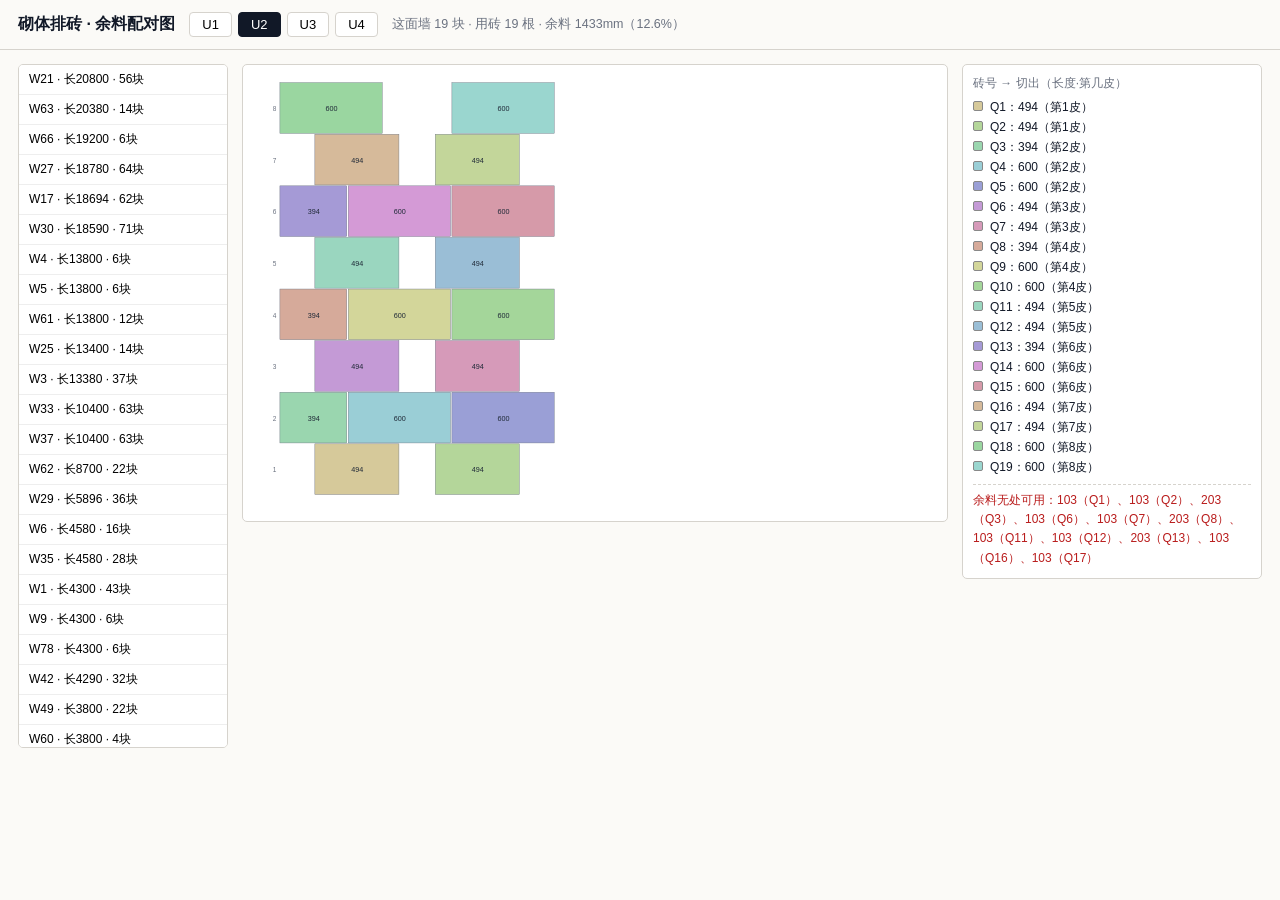
<file: pairing/index.html>
<!DOCTYPE html>
<html lang="zh-CN"><head><meta charset="utf-8">
<meta name="viewport" content="width=device-width, initial-scale=1">
<title>砌体排砖 · 余料配对图</title>
<style>
*{box-sizing:border-box}
body{margin:0;font-family:"Microsoft YaHei","PingFang SC",sans-serif;background:#fbfaf7;color:#111827}
header{padding:12px 18px;border-bottom:1px solid #d6d3cd;display:flex;gap:14px;align-items:center;flex-wrap:wrap}
h1{font-size:16px;margin:0;font-weight:600}
.tabs{display:flex;gap:6px}
.tabs button{padding:4px 12px;border:1px solid #d6d3cd;background:#fff;border-radius:4px;font-size:13px;cursor:pointer}
.tabs button.on{background:#111827;color:#fff;border-color:#111827}
.sum{font-size:12.5px;color:#6b7280}
main{display:flex;gap:14px;padding:14px 18px;align-items:flex-start;flex-wrap:wrap}
#list{width:210px;max-height:76vh;overflow:auto;border:1px solid #d6d3cd;border-radius:5px;background:#fff}
#list button{display:block;width:100%;text-align:left;padding:6px 10px;border:0;border-bottom:1px solid #eee;background:none;font-size:12px;cursor:pointer}
#list button.on{background:#efe6d4;font-weight:600}
#stage{flex:1;min-width:480px;background:#fff;border:1px solid #d6d3cd;border-radius:5px;padding:8px}
#legend{width:300px;max-height:76vh;overflow:auto;font-size:12px;background:#fff;border:1px solid #d6d3cd;border-radius:5px;padding:10px}
.li{display:flex;gap:7px;align-items:flex-start;margin:2px 0;line-height:1.5}
.sw{width:10px;height:10px;border-radius:2px;border:1px solid #888;flex:none;margin-top:3px}
.res{margin-top:8px;padding-top:6px;border-top:1px dashed #d6d3cd;color:#b91c1c;line-height:1.6}
</style></head><body>
<header>
  <h1>砌体排砖 · 余料配对图</h1>
  <div class="tabs" id="tabs"></div>
  <span class="sum" id="sum"></span>
</header>
<main>
<div><div id="list"></div></div>
<div id="stage"></div>
<div id="legend"></div>
</main>
<script>
const DATA = {"u1":{"walls":[{"id":"W7","len":19600,"blocks":[[1633516,1634116,9213,600,1,1],[1634119,1634719,9213,600,2,1],[1634722,1635322,9213,600,3,1],[1635325,1635925,9213,600,4,1],[1635928,1636528,9213,600,5,1],[1636531,1636915,9213,384,6,1],[1638026,1638156,9213,130,6,1],[1638776,1639076,9213,300,7,1],[1639079,1639679,9213,600,8,1],[1639682,1640282,9213,600,9,1],[1640285,1640616,9213,331,10,1],[1646016,1646347,9213,331,11,1],[1646350,1646950,9213,600,12,1],[1646953,1647553,9213,600,13,1],[1647556,1647856,9213,300,14,1],[1648476,1648606,9213,130,10,1],[1649717,1650101,9213,384,15,1],[1650104,1650704,9213,600,16,1],[1650707,1651307,9213,600,17,1],[1651310,1651910,9213,600,18,1],[1651913,1652513,9213,600,19,1],[1652516,1653116,9213,600,20,1],[1633779,1634379,9516,600,21,2],[1634382,1634982,9516,600,22,2],[1634986,1635586,9516,600,23,2],[1635590,1636190,9516,600,24,2],[1636194,1636794,9516,600,25,2],[1638026,1638156,9516,130,10,2],[1638776,1639376,9516,600,26,2],[1639379,1639979,9516,600,27,2],[1639982,1640506,9516,524,28,2],[1646126,1646650,9516,524,29,2],[1646653,1647253,9516,600,30,2],[1647256,1647856,9516,600,31,2],[1648476,1648606,9516,130,15,2],[1649838,1650438,9516,600,32,2],[1650442,1651042,9516,600,33,2],[1651046,1651646,9516,600,34,2],[1651650,1652250,9516,600,35,2],[1652253,1652853,9516,600,36,2],[1633516,1634116,9819,600,37,3],[1634119,1634719,9819,600,38,3],[1634722,1635322,9819,600,39,3],[1635325,1635925,9819,600,40,3],[1635928,1636528,9819,600,41,3],[1636531,1636915,9819,384,42,3],[1638026,1638156,9819,130,42,3],[1638776,1639076,9819,300,43,3],[1639079,1639679,9819,600,44,3],[1639682,1640282,9819,600,45,3],[1640285,1640616,9819,331,46,3],[1646016,1646347,9819,331,47,3],[1646350,1646950,9819,600,48,3],[1646953,1647553,9819,600,49,3],[1647556,1647856,9819,300,50,3],[1648476,1648606,9819,130,11,3],[1649717,1650101,9819,384,51,3],[1650104,1650704,9819,600,52,3],[1650707,1651307,9819,600,53,3],[1651310,1651910,9819,600,54,3],[1651913,1652513,9819,600,55,3],[1652516,1653116,9819,600,56,3],[1633779,1634379,10122,600,57,4],[1634382,1634982,10122,600,58,4],[1634986,1635586,10122,600,59,4],[1635590,1636190,10122,600,60,4],[1636194,1636794,10122,600,61,4],[1638026,1638156,10122,130,11,4],[1638776,1639376,10122,600,62,4],[1639379,1639979,10122,600,63,4],[1639982,1640506,10122,524,64,4],[1646126,1646650,10122,524,65,4],[1646653,1647253,10122,600,66,4],[1647256,1647856,10122,600,67,4],[1648476,1648606,10122,130,51,4],[1649838,1650438,10122,600,68,4],[1650442,1651042,10122,600,69,4],[1651046,1651646,10122,600,70,4],[1651650,1652250,10122,600,71,4],[1652253,1652853,10122,600,72,4],[1633516,1634116,10425,600,73,5],[1634119,1634719,10425,600,74,5],[1634722,1635322,10425,600,75,5],[1635325,1635925,10425,600,76,5],[1635928,1636528,10425,600,77,5],[1636531,1636915,10425,384,78,5],[1638026,1638156,10425,130,78,5],[1638776,1639076,10425,300,79,5],[1639079,1639679,10425,600,80,5],[1639682,1640282,10425,600,81,5],[1640285,1640616,10425,331,82,5],[1646016,1646347,10425,331,83,5],[1646350,1646950,10425,600,84,5],[1646953,1647553,10425,600,85,5],[1647556,1647856,10425,300,86,5],[1648476,1648606,10425,130,46,5],[1649717,1650101,10425,384,87,5],[1650104,1650704,10425,600,88,5],[1650707,1651307,10425,600,89,5],[1651310,1651910,10425,600,90,5],[1651913,1652513,10425,600,91,5],[1652516,1653116,10425,600,92,5],[1633779,1634379,10728,600,93,6],[1634382,1634982,10728,600,94,6],[1634986,1635586,10728,600,95,6],[1635590,1636190,10728,600,96,6],[1636194,1636794,10728,600,97,6],[1638026,1638156,10728,130,46,6],[1638776,1639376,10728,600,98,6],[1639379,1639979,10728,600,99,6],[1639982,1640506,10728,524,100,6],[1646126,1646650,10728,524,101,6],[1646653,1647253,10728,600,102,6],[1647256,1647856,10728,600,103,6],[1648476,1648606,10728,130,87,6],[1649838,1650438,10728,600,104,6],[1650442,1651042,10728,600,105,6],[1651046,1651646,10728,600,106,6],[1651650,1652250,10728,600,107,6],[1652253,1652853,10728,600,108,6],[1633516,1634116,11031,600,109,7],[1634119,1634719,11031,600,110,7],[1634722,1635322,11031,600,111,7],[1635325,1635925,11031,600,112,7],[1635928,1636528,11031,600,113,7],[1636536,1636906,11031,370,114,7],[1638026,1638156,11031,130,114,7],[1638776,1639076,11031,300,115,7],[1639079,1639679,11031,600,116,7],[1639682,1640282,11031,600,117,7],[1640285,1640616,11031,331,118,7],[1646016,1646347,11031,331,119,7],[1646350,1646950,11031,600,120,7],[1646953,1647553,11031,600,121,7],[1647556,1647856,11031,300,122,7],[1648476,1648606,11031,130,47,7],[1649726,1650096,11031,370,123,7],[1650104,1650704,11031,600,124,7],[1650707,1651307,11031,600,125,7],[1651310,1651910,11031,600,126,7],[1651913,1652513,11031,600,127,7],[1652516,1653116,11031,600,128,7],[1638026,1638156,11334,130,47,8],[1648476,1648606,11334,130,123,8],[1638026,1638156,11637,130,82,9],[1648476,1648606,11637,130,82,9]],"legend":[[1,[[600,1]]],[2,[[600,1]]],[3,[[600,1]]],[4,[[600,1]]],[5,[[600,1]]],[6,[[384,1],[130,1]]],[7,[[300,1]]],[8,[[600,1]]],[9,[[600,1]]],[10,[[331,1],[130,1],[130,2]]],[11,[[331,1],[130,3],[130,4]]],[12,[[600,1]]],[13,[[600,1]]],[14,[[300,1]]],[15,[[384,1],[130,2]]],[16,[[600,1]]],[17,[[600,1]]],[18,[[600,1]]],[19,[[600,1]]],[20,[[600,1]]],[21,[[600,2]]],[22,[[600,2]]],[23,[[600,2]]],[24,[[600,2]]],[25,[[600,2]]],[26,[[600,2]]],[27,[[600,2]]],[28,[[524,2]]],[29,[[524,2]]],[30,[[600,2]]],[31,[[600,2]]],[32,[[600,2]]],[33,[[600,2]]],[34,[[600,2]]],[35,[[600,2]]],[36,[[600,2]]],[37,[[600,3]]],[38,[[600,3]]],[39,[[600,3]]],[40,[[600,3]]],[41,[[600,3]]],[42,[[384,3],[130,3]]],[43,[[300,3]]],[44,[[600,3]]],[45,[[600,3]]],[46,[[331,3],[130,5],[130,6]]],[47,[[331,3],[130,7],[130,8]]],[48,[[600,3]]],[49,[[600,3]]],[50,[[300,3]]],[51,[[384,3],[130,4]]],[52,[[600,3]]],[53,[[600,3]]],[54,[[600,3]]],[55,[[600,3]]],[56,[[600,3]]],[57,[[600,4]]],[58,[[600,4]]],[59,[[600,4]]],[60,[[600,4]]],[61,[[600,4]]],[62,[[600,4]]],[63,[[600,4]]],[64,[[524,4]]],[65,[[524,4]]],[66,[[600,4]]],[67,[[600,4]]],[68,[[600,4]]],[69,[[600,4]]],[70,[[600,4]]],[71,[[600,4]]],[72,[[600,4]]],[73,[[600,5]]],[74,[[600,5]]],[75,[[600,5]]],[76,[[600,5]]],[77,[[600,5]]],[78,[[384,5],[130,5]]],[79,[[300,5]]],[80,[[600,5]]],[81,[[600,5]]],[82,[[331,5],[130,9],[130,9]]],[83,[[331,5]]],[84,[[600,5]]],[85,[[600,5]]],[86,[[300,5]]],[87,[[384,5],[130,6]]],[88,[[600,5]]],[89,[[600,5]]],[90,[[600,5]]],[91,[[600,5]]],[92,[[600,5]]],[93,[[600,6]]],[94,[[600,6]]],[95,[[600,6]]],[96,[[600,6]]],[97,[[600,6]]],[98,[[600,6]]],[99,[[600,6]]],[100,[[524,6]]],[101,[[524,6]]],[102,[[600,6]]],[103,[[600,6]]],[104,[[600,6]]],[105,[[600,6]]],[106,[[600,6]]],[107,[[600,6]]],[108,[[600,6]]],[109,[[600,7]]],[110,[[600,7]]],[111,[[600,7]]],[112,[[600,7]]],[113,[[600,7]]],[114,[[370,7],[130,7]]],[115,[[300,7]]],[116,[[600,7]]],[117,[[600,7]]],[118,[[331,7]]],[119,[[331,7]]],[120,[[600,7]]],[121,[[600,7]]],[122,[[300,7]]],[123,[[370,7],[130,8]]],[124,[[600,7]]],[125,[[600,7]]],[126,[[600,7]]],[127,[[600,7]]],[128,[[600,7]]]],"residues":[[80,6],[297,7],[297,14],[73,28],[73,29],[80,15],[80,42],[297,43],[297,50],[73,64],[73,65],[80,51],[80,78],[297,79],[266,83],[297,86],[73,100],[73,101],[80,87],[94,114],[297,115],[266,118],[266,119],[297,122],[94,123]]},{"id":"W26","len":18200,"blocks":[[1635316,1635916,9210,600,1,1],[1635919,1636519,9210,600,2,1],[1636522,1636812,9210,290,3,1],[1649820,1650110,9210,290,3,1],[1650113,1650713,9210,600,4,1],[1650716,1651316,9210,600,5,1],[1640016,1640616,9213,600,6,2],[1640619,1641116,9213,497,7,2],[1645516,1646013,9213,497,8,2],[1646016,1646616,9213,600,9,2],[1635610,1636210,9516,600,10,3],[1636213,1636813,9516,600,11,3],[1640076,1640416,9516,340,12,3],[1640419,1641019,9516,600,13,3],[1645613,1646213,9516,600,14,3],[1646216,1646556,9516,340,15,3],[1649819,1650419,9516,600,16,3],[1650422,1651022,9516,600,17,3],[1652719,1653319,9516,600,18,3],[1635316,1635916,9816,600,19,4],[1635919,1636519,9816,600,20,4],[1636522,1636812,9816,290,21,4],[1649820,1650110,9816,290,21,4],[1650113,1650713,9816,600,22,4],[1650716,1651316,9816,600,23,4],[1640016,1640616,9819,600,24,5],[1640619,1641116,9819,497,25,5],[1645516,1646013,9819,497,26,5],[1646016,1646616,9819,600,27,5],[1652516,1652916,9819,400,28,5],[1653116,1653516,9819,400,29,5],[1635610,1636210,10122,600,30,6],[1636213,1636813,10122,600,31,6],[1640076,1640416,10122,340,32,6],[1640419,1641019,10122,600,33,6],[1645613,1646213,10122,600,34,6],[1646216,1646556,10122,340,35,6],[1649819,1650419,10122,600,36,6],[1650422,1651022,10122,600,37,6],[1652719,1653319,10122,600,38,6],[1635316,1635916,10422,600,39,7],[1635919,1636519,10422,600,40,7],[1636522,1636812,10422,290,41,7],[1649820,1650110,10422,290,41,7],[1650113,1650713,10422,600,42,7],[1650716,1651316,10422,600,43,7],[1640016,1640616,10425,600,44,8],[1640619,1641116,10425,497,45,8],[1645516,1646013,10425,497,46,8],[1646016,1646616,10425,600,47,8],[1652516,1652916,10425,400,48,8],[1653116,1653516,10425,400,49,8],[1635610,1636210,10728,600,50,9],[1636213,1636813,10728,600,51,9],[1640076,1640416,10728,340,52,9],[1640419,1641019,10728,600,53,9],[1645613,1646213,10728,600,54,9],[1646216,1646556,10728,340,55,9],[1649819,1650419,10728,600,56,9],[1650422,1651022,10728,600,57,9],[1652719,1653319,10728,600,58,9],[1635316,1635916,11031,600,59,10],[1635919,1636519,11031,600,60,10],[1636522,1636812,11031,290,61,10],[1640016,1640616,11031,600,62,10],[1640619,1641116,11031,497,63,10],[1645516,1646013,11031,497,64,10],[1646016,1646616,11031,600,65,10],[1649820,1650110,11031,290,61,10],[1650113,1650713,11031,600,66,10],[1650716,1651316,11031,600,67,10],[1652516,1652916,11031,400,68,10],[1653116,1653516,11031,400,69,10]],"legend":[[1,[[600,1]]],[2,[[600,1]]],[3,[[290,1],[290,1]]],[4,[[600,1]]],[5,[[600,1]]],[6,[[600,2]]],[7,[[497,2]]],[8,[[497,2]]],[9,[[600,2]]],[10,[[600,3]]],[11,[[600,3]]],[12,[[340,3]]],[13,[[600,3]]],[14,[[600,3]]],[15,[[340,3]]],[16,[[600,3]]],[17,[[600,3]]],[18,[[600,3]]],[19,[[600,4]]],[20,[[600,4]]],[21,[[290,4],[290,4]]],[22,[[600,4]]],[23,[[600,4]]],[24,[[600,5]]],[25,[[497,5]]],[26,[[497,5]]],[27,[[600,5]]],[28,[[400,5]]],[29,[[400,5]]],[30,[[600,6]]],[31,[[600,6]]],[32,[[340,6]]],[33,[[600,6]]],[34,[[600,6]]],[35,[[340,6]]],[36,[[600,6]]],[37,[[600,6]]],[38,[[600,6]]],[39,[[600,7]]],[40,[[600,7]]],[41,[[290,7],[290,7]]],[42,[[600,7]]],[43,[[600,7]]],[44,[[600,8]]],[45,[[497,8]]],[46,[[497,8]]],[47,[[600,8]]],[48,[[400,8]]],[49,[[400,8]]],[50,[[600,9]]],[51,[[600,9]]],[52,[[340,9]]],[53,[[600,9]]],[54,[[600,9]]],[55,[[340,9]]],[56,[[600,9]]],[57,[[600,9]]],[58,[[600,9]]],[59,[[600,10]]],[60,[[600,10]]],[61,[[290,10],[290,10]]],[62,[[600,10]]],[63,[[497,10]]],[64,[[497,10]]],[65,[[600,10]]],[66,[[600,10]]],[67,[[600,10]]],[68,[[400,10]]],[69,[[400,10]]]],"residues":[[14,3],[100,7],[100,8],[257,12],[257,15],[14,21],[100,25],[100,26],[197,28],[197,29],[257,32],[257,35],[14,41],[100,45],[100,46],[197,48],[197,49],[257,52],[257,55],[100,63],[100,64],[14,61],[197,68],[197,69]]},{"id":"W27","len":17350,"blocks":[[1636366,1636916,9213,550,1,1],[1637016,1637563,9213,547,2,1],[1637769,1638369,9213,600,3,1],[1638769,1639369,9213,600,4,1],[1639372,1639972,9213,600,5,1],[1646660,1647260,9213,600,6,1],[1647263,1647863,9213,600,7,1],[1648263,1648863,9213,600,8,1],[1649069,1649616,9213,547,9,1],[1649716,1650266,9213,550,10,1],[1636166,1636766,9516,600,11,2],[1636769,1637369,9516,600,12,2],[1637372,1637972,9516,600,13,2],[1637975,1638575,9516,600,14,2],[1638578,1639178,9516,600,15,2],[1639181,1639781,9516,600,16,2],[1639784,1640205,9516,421,17,2],[1646427,1646848,9516,421,18,2],[1646851,1647451,9516,600,19,2],[1647454,1648054,9516,600,20,2],[1648057,1648657,9516,600,21,2],[1648660,1649260,9516,600,22,2],[1649263,1649863,9516,600,23,2],[1649866,1650466,9516,600,24,2],[1652719,1653319,9516,600,25,2],[1636366,1636916,9819,550,26,3],[1637016,1637563,9819,547,27,3],[1638766,1639166,9819,400,28,3],[1647466,1647866,9819,400,29,3],[1649069,1649616,9819,547,30,3],[1649716,1650266,9819,550,31,3],[1652516,1652916,9819,400,32,3],[1653116,1653516,9819,400,33,3],[1638266,1638566,9919,300,34,4],[1648066,1648366,9919,300,35,4],[1636166,1636766,10122,600,36,5],[1636769,1637369,10122,600,37,5],[1637372,1637663,10122,291,34,5],[1638369,1638969,10122,600,38,5],[1647663,1648263,10122,600,39,5],[1648969,1649260,10122,291,35,5],[1649263,1649863,10122,600,40,5],[1649866,1650466,10122,600,41,5],[1652719,1653319,10122,600,42,5],[1636366,1636916,10425,550,43,6],[1637016,1637563,10425,547,44,6],[1638266,1638566,10425,300,45,6],[1638766,1639166,10425,400,46,6],[1647466,1647866,10425,400,47,6],[1648066,1648366,10425,300,48,6],[1649069,1649616,10425,547,49,6],[1649716,1650266,10425,550,50,6],[1652516,1652916,10425,400,51,6],[1653116,1653516,10425,400,52,6],[1636166,1636766,10728,600,53,7],[1636769,1637369,10728,600,54,7],[1637372,1637663,10728,291,45,7],[1638369,1638969,10728,600,55,7],[1647663,1648263,10728,600,56,7],[1648969,1649260,10728,291,48,7],[1649263,1649863,10728,600,57,7],[1649866,1650466,10728,600,58,7],[1652719,1653319,10728,600,59,7],[1636366,1636916,11031,550,60,8],[1637016,1637316,11031,300,61,8],[1638766,1639166,11031,400,62,8],[1647466,1647866,11031,400,63,8],[1648066,1648366,11031,300,64,8],[1648866,1649313,11031,447,65,8],[1649316,1649616,11031,300,66,8],[1649716,1650266,11031,550,67,8],[1652516,1652916,11031,400,68,8],[1653116,1653516,11031,400,69,8]],"legend":[[1,[[550,1]]],[2,[[547,1]]],[3,[[600,1]]],[4,[[600,1]]],[5,[[600,1]]],[6,[[600,1]]],[7,[[600,1]]],[8,[[600,1]]],[9,[[547,1]]],[10,[[550,1]]],[11,[[600,2]]],[12,[[600,2]]],[13,[[600,2]]],[14,[[600,2]]],[15,[[600,2]]],[16,[[600,2]]],[17,[[421,2]]],[18,[[421,2]]],[19,[[600,2]]],[20,[[600,2]]],[21,[[600,2]]],[22,[[600,2]]],[23,[[600,2]]],[24,[[600,2]]],[25,[[600,2]]],[26,[[550,3]]],[27,[[547,3]]],[28,[[400,3]]],[29,[[400,3]]],[30,[[547,3]]],[31,[[550,3]]],[32,[[400,3]]],[33,[[400,3]]],[34,[[300,4],[291,5]]],[35,[[300,4],[291,5]]],[36,[[600,5]]],[37,[[600,5]]],[38,[[600,5]]],[39,[[600,5]]],[40,[[600,5]]],[41,[[600,5]]],[42,[[600,5]]],[43,[[550,6]]],[44,[[547,6]]],[45,[[300,6],[291,7]]],[46,[[400,6]]],[47,[[400,6]]],[48,[[300,6],[291,7]]],[49,[[547,6]]],[50,[[550,6]]],[51,[[400,6]]],[52,[[400,6]]],[53,[[600,7]]],[54,[[600,7]]],[55,[[600,7]]],[56,[[600,7]]],[57,[[600,7]]],[58,[[600,7]]],[59,[[600,7]]],[60,[[550,8]]],[61,[[300,8]]],[62,[[400,8]]],[63,[[400,8]]],[64,[[300,8]]],[65,[[447,8]]],[66,[[300,8]]],[67,[[550,8]]],[68,[[400,8]]],[69,[[400,8]]]],"residues":[[47,1],[50,2],[50,9],[47,10],[176,17],[176,18],[47,26],[50,27],[197,28],[197,29],[50,30],[47,31],[197,32],[197,33],[3,34],[3,35],[47,43],[50,44],[197,46],[197,47],[50,49],[47,50],[197,51],[197,52],[3,45],[3,48],[47,60],[297,61],[197,62],[197,63],[297,64],[150,65],[297,66],[47,67],[197,68],[197,69]]},{"id":"W6","len":13000,"blocks":[[1636816,1637016,9516,200,1,1],[1649616,1649816,9516,200,1,1],[1636816,1637016,10122,200,2,2],[1649616,1649816,10122,200,2,2],[1636816,1637016,10728,200,3,3],[1649616,1649816,10728,200,3,3]],"legend":[[1,[[200,1],[200,1]]],[2,[[200,2],[200,2]]],[3,[[200,3],[200,3]]]],"residues":[[194,1],[194,2],[194,3]]},{"id":"W35","len":12594,"blocks":[[1637019,1637416,9213,397,1,1],[1649216,1649613,9213,397,2,1],[1637020,1637356,9516,336,3,2],[1649276,1649612,9516,336,4,2],[1637019,1637416,9819,397,5,3],[1649216,1649613,9819,397,6,3],[1637020,1637356,10122,336,7,4],[1649276,1649612,10122,336,8,4],[1637019,1637416,10425,397,9,5],[1649216,1649613,10425,397,10,5],[1637020,1637356,10728,336,11,6],[1649276,1649612,10728,336,12,6],[1637019,1637416,11031,397,13,7],[1649216,1649613,11031,397,14,7]],"legend":[[1,[[397,1]]],[2,[[397,1]]],[3,[[336,2]]],[4,[[336,2]]],[5,[[397,3]]],[6,[[397,3]]],[7,[[336,4]]],[8,[[336,4]]],[9,[[397,5]]],[10,[[397,5]]],[11,[[336,6]]],[12,[[336,6]]],[13,[[397,7]]],[14,[[397,7]]]],"residues":[[200,1],[200,2],[261,3],[261,4],[200,5],[200,6],[261,7],[261,8],[200,9],[200,10],[261,11],[261,12],[200,13],[200,14]]},{"id":"W29","len":10700,"blocks":[[1637966,1638566,9211,600,1,1],[1648066,1648666,9211,600,2,1],[1638069,1638369,9516,300,3,2],[1638372,1638766,9516,394,4,2],[1647866,1648260,9516,394,5,2],[1648263,1648563,9516,300,6,2],[1637966,1638566,9817,600,7,3],[1648066,1648666,9817,600,8,3],[1638069,1638369,10122,300,9,4],[1638372,1638766,10122,394,10,4],[1647866,1648260,10122,394,11,4],[1648263,1648563,10122,300,12,4],[1637966,1638566,10423,600,13,5],[1648066,1648666,10423,600,14,5],[1638069,1638369,10728,300,15,6],[1638372,1638766,10728,394,16,6],[1647866,1648260,10728,394,17,6],[1648263,1648563,10728,300,18,6],[1637966,1638566,11029,600,19,7],[1648066,1648666,11029,600,20,7]],"legend":[[1,[[600,1]]],[2,[[600,1]]],[3,[[300,2]]],[4,[[394,2]]],[5,[[394,2]]],[6,[[300,2]]],[7,[[600,3]]],[8,[[600,3]]],[9,[[300,4]]],[10,[[394,4]]],[11,[[394,4]]],[12,[[300,4]]],[13,[[600,5]]],[14,[[600,5]]],[15,[[300,6]]],[16,[[394,6]]],[17,[[394,6]]],[18,[[300,6]]],[19,[[600,7]]],[20,[[600,7]]]],"residues":[[297,3],[203,4],[203,5],[297,6],[297,9],[203,10],[203,11],[297,12],[297,15],[203,16],[203,17],[297,18]]},{"id":"W51","len":9500,"blocks":[[1638566,1638766,9213,200,1,1],[1647866,1648066,9213,200,1,1],[1638566,1638766,9819,200,2,2],[1647866,1648066,9819,200,2,2],[1638566,1638766,10425,200,3,3],[1647866,1648066,10425,200,3,3],[1638566,1638766,11031,200,4,4],[1647866,1648066,11031,200,4,4]],"legend":[[1,[[200,1],[200,1]]],[2,[[200,2],[200,2]]],[3,[[200,3],[200,3]]],[4,[[200,4],[200,4]]]],"residues":[[194,1],[194,2],[194,3],[194,4]]},{"id":"W39","len":7500,"blocks":[[-431356,-430956,9213,400,1,1],[-424256,-423856,9213,400,2,1],[-431296,-430706,9516,590,3,2],[-424506,-423916,9516,590,4,2],[-431356,-430956,9819,400,5,3],[-424256,-423856,9819,400,6,3],[-431296,-430706,10122,590,7,4],[-424506,-423916,10122,590,8,4],[-431356,-430956,10425,400,9,5],[-424256,-423856,10425,400,10,5],[-431296,-430706,10728,590,11,6],[-424506,-423916,10728,590,12,6],[-431356,-430956,11031,400,13,7],[-424256,-423856,11031,400,14,7],[-431296,-430956,11334,340,15,8],[-424256,-423916,11334,340,16,8],[-431356,-430956,11637,400,17,9],[-424256,-423856,11637,400,18,9]],"legend":[[1,[[400,1]]],[2,[[400,1]]],[3,[[590,2]]],[4,[[590,2]]],[5,[[400,3]]],[6,[[400,3]]],[7,[[590,4]]],[8,[[590,4]]],[9,[[400,5]]],[10,[[400,5]]],[11,[[590,6]]],[12,[[590,6]]],[13,[[400,7]]],[14,[[400,7]]],[15,[[340,8]]],[16,[[340,8]]],[17,[[400,9]]],[18,[[400,9]]]],"residues":[[197,1],[197,2],[7,3],[7,4],[197,5],[197,6],[7,7],[7,8],[197,9],[197,10],[7,11],[7,12],[197,13],[197,14],[257,15],[257,16],[197,17],[197,18]]},{"id":"W40","len":7500,"blocks":[[-431356,-430956,9213,400,1,1],[-424256,-423856,9213,400,2,1],[-431296,-430706,9516,590,3,2],[-424506,-423916,9516,590,4,2],[-431356,-430956,9819,400,5,3],[-424256,-423856,9819,400,6,3],[-431296,-430706,10122,590,7,4],[-424506,-423916,10122,590,8,4],[-431356,-430956,10425,400,9,5],[-424256,-423856,10425,400,10,5],[-431296,-430706,10728,590,11,6],[-424506,-423916,10728,590,12,6],[-431356,-430956,11031,400,13,7],[-424256,-423856,11031,400,14,7],[-431296,-430956,11334,340,15,8],[-424256,-423916,11334,340,16,8],[-431356,-430956,11637,400,17,9],[-424256,-423856,11637,400,18,9]],"legend":[[1,[[400,1]]],[2,[[400,1]]],[3,[[590,2]]],[4,[[590,2]]],[5,[[400,3]]],[6,[[400,3]]],[7,[[590,4]]],[8,[[590,4]]],[9,[[400,5]]],[10,[[400,5]]],[11,[[590,6]]],[12,[[590,6]]],[13,[[400,7]]],[14,[[400,7]]],[15,[[340,8]]],[16,[[340,8]]],[17,[[400,9]]],[18,[[400,9]]]],"residues":[[197,1],[197,2],[7,3],[7,4],[197,5],[197,6],[7,7],[7,8],[197,9],[197,10],[7,11],[7,12],[197,13],[197,14],[257,15],[257,16],[197,17],[197,18]]},{"id":"W50","len":6615,"blocks":[[-430870,-430270,9213,600,1,1],[-430267,-429667,9213,600,2,1],[-429664,-429064,9213,600,3,1],[-429061,-428461,9213,600,4,1],[-428458,-427858,9213,600,5,1],[-427753,-427271,9213,482,6,1],[-427268,-426668,9213,600,7,1],[-426665,-426065,9213,600,8,1],[-426062,-425462,9213,600,9,1],[-425459,-424859,9213,600,10,1],[-424856,-424256,9213,600,11,1],[-430539,-429939,9516,600,12,2],[-429936,-429336,9516,600,13,2],[-429333,-428733,9516,600,14,2],[-428729,-428129,9516,600,15,2],[-428126,-427526,9516,600,16,2],[-427522,-426922,9516,600,17,2],[-426919,-426319,9516,600,18,2],[-426316,-425716,9516,600,19,2],[-425712,-425112,9516,600,20,2],[-425109,-424509,9516,600,21,2],[-430870,-430270,9819,600,22,3],[-430267,-429667,9819,600,23,3],[-429664,-429064,9819,600,24,3],[-429061,-428461,9819,600,25,3],[-428458,-427858,9819,600,26,3],[-427753,-427271,9819,482,27,3],[-427268,-426668,9819,600,28,3],[-426665,-426065,9819,600,29,3],[-426062,-425462,9819,600,30,3],[-425459,-424859,9819,600,31,3],[-424856,-424256,9819,600,32,3],[-430539,-429939,10122,600,33,4],[-429936,-429336,10122,600,34,4],[-429333,-428733,10122,600,35,4],[-428729,-428129,10122,600,36,4],[-428126,-427526,10122,600,37,4],[-427522,-426922,10122,600,38,4],[-426919,-426319,10122,600,39,4],[-426316,-425716,10122,600,40,4],[-425712,-425112,10122,600,41,4],[-425109,-424509,10122,600,42,4],[-430870,-430270,10425,600,43,5],[-430267,-429667,10425,600,44,5],[-429664,-429064,10425,600,45,5],[-429061,-428461,10425,600,46,5],[-428458,-427858,10425,600,47,5],[-427753,-427271,10425,482,48,5],[-427268,-426668,10425,600,49,5],[-426665,-426065,10425,600,50,5],[-426062,-425462,10425,600,51,5],[-425459,-424859,10425,600,52,5],[-424856,-424256,10425,600,53,5],[-430539,-429939,10728,600,54,6],[-429936,-429336,10728,600,55,6],[-429333,-428733,10728,600,56,6],[-428729,-428129,10728,600,57,6],[-428126,-427526,10728,600,58,6],[-427522,-426922,10728,600,59,6],[-426919,-426319,10728,600,60,6],[-426316,-425716,10728,600,61,6],[-425712,-425112,10728,600,62,6],[-425109,-424509,10728,600,63,6],[-430871,-430271,11031,600,64,7],[-430268,-429668,11031,600,65,7],[-429665,-429065,11031,600,66,7],[-429062,-428462,11031,600,67,7],[-428459,-427859,11031,600,68,7],[-427753,-427283,11031,470,69,7],[-427268,-426668,11031,600,70,7],[-426665,-426065,11031,600,71,7],[-426062,-425462,11031,600,72,7],[-425459,-424859,11031,600,73,7],[-424856,-424256,11031,600,74,7]],"legend":[[1,[[600,1]]],[2,[[600,1]]],[3,[[600,1]]],[4,[[600,1]]],[5,[[600,1]]],[6,[[482,1]]],[7,[[600,1]]],[8,[[600,1]]],[9,[[600,1]]],[10,[[600,1]]],[11,[[600,1]]],[12,[[600,2]]],[13,[[600,2]]],[14,[[600,2]]],[15,[[600,2]]],[16,[[600,2]]],[17,[[600,2]]],[18,[[600,2]]],[19,[[600,2]]],[20,[[600,2]]],[21,[[600,2]]],[22,[[600,3]]],[23,[[600,3]]],[24,[[600,3]]],[25,[[600,3]]],[26,[[600,3]]],[27,[[482,3]]],[28,[[600,3]]],[29,[[600,3]]],[30,[[600,3]]],[31,[[600,3]]],[32,[[600,3]]],[33,[[600,4]]],[34,[[600,4]]],[35,[[600,4]]],[36,[[600,4]]],[37,[[600,4]]],[38,[[600,4]]],[39,[[600,4]]],[40,[[600,4]]],[41,[[600,4]]],[42,[[600,4]]],[43,[[600,5]]],[44,[[600,5]]],[45,[[600,5]]],[46,[[600,5]]],[47,[[600,5]]],[48,[[482,5]]],[49,[[600,5]]],[50,[[600,5]]],[51,[[600,5]]],[52,[[600,5]]],[53,[[600,5]]],[54,[[600,6]]],[55,[[600,6]]],[56,[[600,6]]],[57,[[600,6]]],[58,[[600,6]]],[59,[[600,6]]],[60,[[600,6]]],[61,[[600,6]]],[62,[[600,6]]],[63,[[600,6]]],[64,[[600,7]]],[65,[[600,7]]],[66,[[600,7]]],[67,[[600,7]]],[68,[[600,7]]],[69,[[470,7]]],[70,[[600,7]]],[71,[[600,7]]],[72,[[600,7]]],[73,[[600,7]]],[74,[[600,7]]]],"residues":[[115,6],[115,27],[115,48],[127,69]]},{"id":"W45","len":6600,"blocks":[[1640016,1640506,9213,490,1,1],[1646126,1646616,9213,490,2,1],[1640076,1640506,9516,430,3,2],[1646126,1646556,9516,430,4,2],[1640016,1640506,9819,490,5,3],[1646126,1646616,9819,490,6,3],[1640076,1640506,10122,430,7,4],[1646126,1646556,10122,430,8,4],[1640016,1640506,10425,490,9,5],[1646126,1646616,10425,490,10,5],[1640076,1640506,10728,430,11,6],[1646126,1646556,10728,430,12,6],[1640016,1640506,11031,490,13,7],[1646126,1646616,11031,490,14,7]],"legend":[[1,[[490,1]]],[2,[[490,1]]],[3,[[430,2]]],[4,[[430,2]]],[5,[[490,3]]],[6,[[490,3]]],[7,[[430,4]]],[8,[[430,4]]],[9,[[490,5]]],[10,[[490,5]]],[11,[[430,6]]],[12,[[430,6]]],[13,[[490,7]]],[14,[[490,7]]]],"residues":[[107,1],[107,2],[167,3],[167,4],[107,5],[107,6],[167,7],[167,8],[107,9],[107,10],[167,11],[167,12],[107,13],[107,14]]},{"id":"W18","len":5997,"blocks":[[-430956,-430415,9213,541,1,1],[-430412,-429812,9213,600,2,1],[-429809,-429209,9213,600,3,1],[-429206,-428906,9213,300,4,1],[-426706,-426406,9213,300,5,1],[-426403,-425803,9213,600,6,1],[-425800,-425200,9213,600,7,1],[-425197,-424959,9213,238,4,1],[-430703,-430215,9516,488,8,2],[-430212,-429612,9516,600,9,2],[-429609,-429009,9516,600,10,2],[-426603,-426172,9516,431,11,2],[-426169,-425569,9516,600,12,2],[-425566,-424966,9516,600,13,2],[-430956,-430415,9819,541,14,3],[-430412,-429812,9819,600,15,3],[-429809,-429209,9819,600,16,3],[-429206,-428906,9819,300,17,3],[-426706,-426406,9819,300,18,3],[-426403,-425803,9819,600,19,3],[-425800,-425200,9819,600,20,3],[-425197,-424959,9819,238,5,3],[-430703,-430215,10122,488,21,4],[-430212,-429612,10122,600,22,4],[-429609,-429009,10122,600,23,4],[-426603,-426172,10122,431,24,4],[-426169,-425569,10122,600,25,4],[-425566,-424966,10122,600,26,4],[-430956,-430415,10425,541,27,5],[-430412,-429812,10425,600,28,5],[-429809,-429209,10425,600,29,5],[-429206,-428906,10425,300,30,5],[-426706,-426406,10425,300,31,5],[-426403,-425803,10425,600,32,5],[-425800,-425200,10425,600,33,5],[-425197,-424959,10425,238,17,5],[-430703,-430215,10728,488,34,6],[-430212,-429612,10728,600,35,6],[-429609,-429009,10728,600,36,6],[-426603,-426172,10728,431,37,6],[-426169,-425569,10728,600,38,6],[-425566,-424966,10728,600,39,6],[-430956,-430415,11031,541,40,7],[-430412,-429812,11031,600,41,7],[-429809,-429209,11031,600,42,7],[-429206,-428906,11031,300,43,7],[-426706,-426406,11031,300,44,7],[-426403,-425803,11031,600,45,7],[-425800,-425200,11031,600,46,7],[-425197,-424959,11031,238,18,7]],"legend":[[1,[[541,1]]],[2,[[600,1]]],[3,[[600,1]]],[4,[[300,1],[238,1]]],[5,[[300,1],[238,3]]],[6,[[600,1]]],[7,[[600,1]]],[8,[[488,2]]],[9,[[600,2]]],[10,[[600,2]]],[11,[[431,2]]],[12,[[600,2]]],[13,[[600,2]]],[14,[[541,3]]],[15,[[600,3]]],[16,[[600,3]]],[17,[[300,3],[238,5]]],[18,[[300,3],[238,7]]],[19,[[600,3]]],[20,[[600,3]]],[21,[[488,4]]],[22,[[600,4]]],[23,[[600,4]]],[24,[[431,4]]],[25,[[600,4]]],[26,[[600,4]]],[27,[[541,5]]],[28,[[600,5]]],[29,[[600,5]]],[30,[[300,5]]],[31,[[300,5]]],[32,[[600,5]]],[33,[[600,5]]],[34,[[488,6]]],[35,[[600,6]]],[36,[[600,6]]],[37,[[431,6]]],[38,[[600,6]]],[39,[[600,6]]],[40,[[541,7]]],[41,[[600,7]]],[42,[[600,7]]],[43,[[300,7]]],[44,[[300,7]]],[45,[[600,7]]],[46,[[600,7]]]],"residues":[[56,1],[56,4],[109,8],[166,11],[56,14],[56,5],[109,21],[166,24],[56,27],[297,30],[297,31],[56,17],[109,34],[166,37],[56,40],[297,43],[297,44],[56,18]]},{"id":"W19","len":5997,"blocks":[[-430956,-430415,9213,541,1,1],[-430412,-429812,9213,600,2,1],[-429809,-429209,9213,600,3,1],[-429206,-428906,9213,300,4,1],[-426706,-426406,9213,300,5,1],[-426403,-425803,9213,600,6,1],[-425800,-425200,9213,600,7,1],[-425197,-424959,9213,238,4,1],[-430703,-430215,9516,488,8,2],[-430212,-429612,9516,600,9,2],[-429609,-429009,9516,600,10,2],[-426603,-426172,9516,431,11,2],[-426169,-425569,9516,600,12,2],[-425566,-424966,9516,600,13,2],[-430956,-430415,9819,541,14,3],[-430412,-429812,9819,600,15,3],[-429809,-429209,9819,600,16,3],[-429206,-428906,9819,300,17,3],[-426706,-426406,9819,300,18,3],[-426403,-425803,9819,600,19,3],[-425800,-425200,9819,600,20,3],[-425197,-424959,9819,238,5,3],[-430703,-430215,10122,488,21,4],[-430212,-429612,10122,600,22,4],[-429609,-429009,10122,600,23,4],[-426603,-426172,10122,431,24,4],[-426169,-425569,10122,600,25,4],[-425566,-424966,10122,600,26,4],[-430956,-430415,10425,541,27,5],[-430412,-429812,10425,600,28,5],[-429809,-429209,10425,600,29,5],[-429206,-428906,10425,300,30,5],[-426706,-426406,10425,300,31,5],[-426403,-425803,10425,600,32,5],[-425800,-425200,10425,600,33,5],[-425197,-424959,10425,238,17,5],[-430703,-430215,10728,488,34,6],[-430212,-429612,10728,600,35,6],[-429609,-429009,10728,600,36,6],[-426603,-426172,10728,431,37,6],[-426169,-425569,10728,600,38,6],[-425566,-424966,10728,600,39,6],[-430956,-430415,11031,541,40,7],[-430412,-429812,11031,600,41,7],[-429809,-429209,11031,600,42,7],[-429206,-428906,11031,300,43,7],[-426706,-426406,11031,300,44,7],[-426403,-425803,11031,600,45,7],[-425800,-425200,11031,600,46,7],[-425197,-424959,11031,238,18,7]],"legend":[[1,[[541,1]]],[2,[[600,1]]],[3,[[600,1]]],[4,[[300,1],[238,1]]],[5,[[300,1],[238,3]]],[6,[[600,1]]],[7,[[600,1]]],[8,[[488,2]]],[9,[[600,2]]],[10,[[600,2]]],[11,[[431,2]]],[12,[[600,2]]],[13,[[600,2]]],[14,[[541,3]]],[15,[[600,3]]],[16,[[600,3]]],[17,[[300,3],[238,5]]],[18,[[300,3],[238,7]]],[19,[[600,3]]],[20,[[600,3]]],[21,[[488,4]]],[22,[[600,4]]],[23,[[600,4]]],[24,[[431,4]]],[25,[[600,4]]],[26,[[600,4]]],[27,[[541,5]]],[28,[[600,5]]],[29,[[600,5]]],[30,[[300,5]]],[31,[[300,5]]],[32,[[600,5]]],[33,[[600,5]]],[34,[[488,6]]],[35,[[600,6]]],[36,[[600,6]]],[37,[[431,6]]],[38,[[600,6]]],[39,[[600,6]]],[40,[[541,7]]],[41,[[600,7]]],[42,[[600,7]]],[43,[[300,7]]],[44,[[300,7]]],[45,[[600,7]]],[46,[[600,7]]]],"residues":[[56,1],[56,4],[109,8],[166,11],[56,14],[56,5],[109,21],[166,24],[56,27],[297,30],[297,31],[56,17],[109,34],[166,37],[56,40],[297,43],[297,44],[56,18]]},{"id":"W44","len":4797,"blocks":[[1640916,1641516,9880,600,1,1],[1641719,1642119,9880,400,2,1],[1642122,1642722,9880,600,3,1],[1642725,1643325,9880,600,4,1],[1643328,1643928,9880,600,5,1],[1643931,1644531,9880,600,6,1],[1644534,1644917,9880,383,7,1],[1645113,1645713,9880,600,8,1],[1640916,1641516,10183,600,9,2],[1641822,1642422,10183,600,10,2],[1642426,1643026,10183,600,11,2],[1643029,1643629,10183,600,12,2],[1643633,1644233,10183,600,13,2],[1644236,1644836,10183,600,14,2],[1645113,1645713,10183,600,15,2],[1641719,1642119,10486,400,16,3],[1642122,1642722,10486,600,17,3],[1642725,1643325,10486,600,18,3],[1643328,1643928,10486,600,19,3],[1643931,1644531,10486,600,20,3],[1644534,1644917,10486,383,21,3],[1641822,1642422,10789,600,22,4],[1642426,1643026,10789,600,23,4],[1643029,1643629,10789,600,24,4],[1643633,1644233,10789,600,25,4],[1644236,1644836,10789,600,26,4],[1641719,1642119,11092,400,27,5],[1642122,1642722,11092,600,28,5],[1642725,1643325,11092,600,29,5],[1643328,1643928,11092,600,30,5],[1643931,1644531,11092,600,31,5],[1644534,1644917,11092,383,32,5],[1641822,1642422,11395,600,33,6],[1642426,1643026,11395,600,34,6],[1643029,1643629,11395,600,35,6],[1643633,1644233,11395,600,36,6],[1644236,1644836,11395,600,37,6],[1641719,1642119,11698,400,38,7],[1642122,1642722,11698,600,39,7],[1642725,1643325,11698,600,40,7],[1643328,1643928,11698,600,41,7],[1643931,1644531,11698,600,42,7],[1644534,1644917,11698,383,43,7]],"legend":[[1,[[600,1]]],[2,[[400,1]]],[3,[[600,1]]],[4,[[600,1]]],[5,[[600,1]]],[6,[[600,1]]],[7,[[383,1]]],[8,[[600,1]]],[9,[[600,2]]],[10,[[600,2]]],[11,[[600,2]]],[12,[[600,2]]],[13,[[600,2]]],[14,[[600,2]]],[15,[[600,2]]],[16,[[400,3]]],[17,[[600,3]]],[18,[[600,3]]],[19,[[600,3]]],[20,[[600,3]]],[21,[[383,3]]],[22,[[600,4]]],[23,[[600,4]]],[24,[[600,4]]],[25,[[600,4]]],[26,[[600,4]]],[27,[[400,5]]],[28,[[600,5]]],[29,[[600,5]]],[30,[[600,5]]],[31,[[600,5]]],[32,[[383,5]]],[33,[[600,6]]],[34,[[600,6]]],[35,[[600,6]]],[36,[[600,6]]],[37,[[600,6]]],[38,[[400,7]]],[39,[[600,7]]],[40,[[600,7]]],[41,[[600,7]]],[42,[[600,7]]],[43,[[383,7]]]],"residues":[[197,2],[214,7],[197,16],[214,21],[197,27],[214,32],[197,38],[214,43]]},{"id":"W22","len":4790,"blocks":[[-427446,-426875,9213,571,1,1],[-426872,-426272,9213,600,2,1],[-426269,-425669,9213,600,3,1],[-425666,-425366,9213,300,4,1],[-424246,-423863,9213,383,5,1],[-423860,-423260,9213,600,6,1],[-423256,-422656,9213,600,7,1],[-427446,-427175,9516,271,4,2],[-427172,-426572,9516,600,8,2],[-426569,-425969,9516,600,9,2],[-425966,-425366,9516,600,10,2],[-424072,-423472,9516,600,11,2],[-423469,-422869,9516,600,12,2],[-427446,-426875,9819,571,13,3],[-426872,-426272,9819,600,14,3],[-426269,-425669,9819,600,15,3],[-425666,-425366,9819,300,16,3],[-424246,-423863,9819,383,17,3],[-423860,-423260,9819,600,18,3],[-423256,-422656,9819,600,19,3],[-427446,-427175,10122,271,16,4],[-427172,-426572,10122,600,20,4],[-426569,-425969,10122,600,21,4],[-425966,-425366,10122,600,22,4],[-424072,-423472,10122,600,23,4],[-423469,-422869,10122,600,24,4],[-427446,-426875,10425,571,25,5],[-426872,-426272,10425,600,26,5],[-426269,-425669,10425,600,27,5],[-425666,-425366,10425,300,28,5],[-424246,-423863,10425,383,29,5],[-423860,-423260,10425,600,30,5],[-423256,-422656,10425,600,31,5],[-427446,-427175,10728,271,28,6],[-427172,-426572,10728,600,32,6],[-426569,-425969,10728,600,33,6],[-425966,-425366,10728,600,34,6],[-424072,-423472,10728,600,35,6],[-423469,-422869,10728,600,36,6],[-427446,-426875,11031,571,37,7],[-426872,-426272,11031,600,38,7],[-426269,-425669,11031,600,39,7],[-425666,-425366,11031,300,40,7],[-424246,-423863,11031,383,41,7],[-423860,-423260,11031,600,42,7],[-423256,-422656,11031,600,43,7]],"legend":[[1,[[571,1]]],[2,[[600,1]]],[3,[[600,1]]],[4,[[300,1],[271,2]]],[5,[[383,1]]],[6,[[600,1]]],[7,[[600,1]]],[8,[[600,2]]],[9,[[600,2]]],[10,[[600,2]]],[11,[[600,2]]],[12,[[600,2]]],[13,[[571,3]]],[14,[[600,3]]],[15,[[600,3]]],[16,[[300,3],[271,4]]],[17,[[383,3]]],[18,[[600,3]]],[19,[[600,3]]],[20,[[600,4]]],[21,[[600,4]]],[22,[[600,4]]],[23,[[600,4]]],[24,[[600,4]]],[25,[[571,5]]],[26,[[600,5]]],[27,[[600,5]]],[28,[[300,5],[271,6]]],[29,[[383,5]]],[30,[[600,5]]],[31,[[600,5]]],[32,[[600,6]]],[33,[[600,6]]],[34,[[600,6]]],[35,[[600,6]]],[36,[[600,6]]],[37,[[571,7]]],[38,[[600,7]]],[39,[[600,7]]],[40,[[300,7]]],[41,[[383,7]]],[42,[[600,7]]],[43,[[600,7]]]],"residues":[[26,1],[214,5],[23,4],[26,13],[214,17],[23,16],[26,25],[214,29],[23,28],[26,37],[297,40],[214,41]]},{"id":"W21","len":3280,"blocks":[[-429246,-428946,9213,300,1,1],[-428943,-428343,9213,600,2,1],[-428340,-427859,9213,481,3,1],[-427753,-427153,9213,600,4,1],[-427150,-426550,9213,600,5,1],[-426547,-425966,9213,581,6,1],[-429246,-428646,9516,600,7,2],[-428643,-428043,9516,600,8,2],[-428039,-427439,9516,600,9,2],[-427435,-426835,9516,600,10,2],[-426831,-426231,9516,600,11,2],[-426231,-425966,9516,265,1,2],[-429246,-428946,9819,300,12,3],[-428943,-428343,9819,600,13,3],[-428340,-427859,9819,481,14,3],[-427753,-427153,9819,600,15,3],[-427150,-426550,9819,600,16,3],[-426547,-425966,9819,581,17,3],[-429246,-428646,10122,600,18,4],[-428643,-428043,10122,600,19,4],[-428039,-427439,10122,600,20,4],[-427435,-426835,10122,600,21,4],[-426831,-426231,10122,600,22,4],[-426231,-425966,10122,265,12,4],[-429246,-428946,10425,300,23,5],[-428943,-428343,10425,600,24,5],[-428340,-427859,10425,481,25,5],[-427753,-427153,10425,600,26,5],[-427150,-426550,10425,600,27,5],[-426547,-425966,10425,581,28,5],[-429246,-428646,10728,600,29,6],[-428643,-428043,10728,600,30,6],[-428039,-427439,10728,600,31,6],[-427435,-426835,10728,600,32,6],[-426831,-426231,10728,600,33,6],[-426231,-425966,10728,265,23,6],[-429246,-428946,11031,300,34,7],[-428943,-428343,11031,600,35,7],[-428340,-427859,11031,481,36,7],[-427753,-427153,11031,600,37,7],[-427150,-426550,11031,600,38,7],[-426547,-425966,11031,581,39,7]],"legend":[[1,[[300,1],[265,2]]],[2,[[600,1]]],[3,[[481,1]]],[4,[[600,1]]],[5,[[600,1]]],[6,[[581,1]]],[7,[[600,2]]],[8,[[600,2]]],[9,[[600,2]]],[10,[[600,2]]],[11,[[600,2]]],[12,[[300,3],[265,4]]],[13,[[600,3]]],[14,[[481,3]]],[15,[[600,3]]],[16,[[600,3]]],[17,[[581,3]]],[18,[[600,4]]],[19,[[600,4]]],[20,[[600,4]]],[21,[[600,4]]],[22,[[600,4]]],[23,[[300,5],[265,6]]],[24,[[600,5]]],[25,[[481,5]]],[26,[[600,5]]],[27,[[600,5]]],[28,[[581,5]]],[29,[[600,6]]],[30,[[600,6]]],[31,[[600,6]]],[32,[[600,6]]],[33,[[600,6]]],[34,[[300,7]]],[35,[[600,7]]],[36,[[481,7]]],[37,[[600,7]]],[38,[[600,7]]],[39,[[581,7]]]],"residues":[[116,3],[16,6],[29,1],[116,14],[16,17],[29,12],[116,25],[16,28],[29,23],[297,34],[116,36],[16,39]]},{"id":"W57","len":2600,"blocks":[[1642016,1642216,9213,200,1,1],[1644416,1644616,9213,200,1,1],[1642016,1642216,9819,200,2,2],[1644416,1644616,9819,200,2,2],[1642016,1642216,11031,200,3,3],[1644416,1644616,11031,200,3,3]],"legend":[[1,[[200,1],[200,1]]],[2,[[200,2],[200,2]]],[3,[[200,3],[200,3]]]],"residues":[[194,1],[194,2],[194,3]]},{"id":"W46","len":2490,"blocks":[[-430956,-430356,9213,600,1,1],[-430353,-429753,9213,600,2,1],[-429750,-429150,9213,600,3,1],[-429147,-428547,9213,600,4,1],[-430703,-430103,9516,600,5,2],[-430100,-429500,9516,600,6,2],[-429497,-429060,9516,437,7,2],[-428953,-428466,9516,487,8,2],[-430956,-430356,9819,600,9,3],[-430353,-429753,9819,600,10,3],[-429750,-429150,9819,600,11,3],[-429147,-428547,9819,600,12,3],[-430703,-430103,10122,600,13,4],[-430100,-429500,10122,600,14,4],[-429497,-429060,10122,437,15,4],[-428953,-428466,10122,487,16,4],[-430956,-430356,10425,600,17,5],[-430353,-429753,10425,600,18,5],[-429750,-429150,10425,600,19,5],[-429147,-428547,10425,600,20,5],[-430703,-430103,10728,600,21,6],[-430100,-429500,10728,600,22,6],[-429497,-429060,10728,437,23,6],[-428953,-428466,10728,487,24,6],[-430956,-430356,11031,600,25,7],[-430353,-429753,11031,600,26,7],[-429750,-429150,11031,600,27,7],[-429147,-428547,11031,600,28,7]],"legend":[[1,[[600,1]]],[2,[[600,1]]],[3,[[600,1]]],[4,[[600,1]]],[5,[[600,2]]],[6,[[600,2]]],[7,[[437,2]]],[8,[[487,2]]],[9,[[600,3]]],[10,[[600,3]]],[11,[[600,3]]],[12,[[600,3]]],[13,[[600,4]]],[14,[[600,4]]],[15,[[437,4]]],[16,[[487,4]]],[17,[[600,5]]],[18,[[600,5]]],[19,[[600,5]]],[20,[[600,5]]],[21,[[600,6]]],[22,[[600,6]]],[23,[[437,6]]],[24,[[487,6]]],[25,[[600,7]]],[26,[[600,7]]],[27,[[600,7]]],[28,[[600,7]]]],"residues":[[160,7],[110,8],[160,15],[110,16],[160,23],[110,24]]},{"id":"W47","len":2490,"blocks":[[-430956,-430356,9213,600,1,1],[-430353,-429753,9213,600,2,1],[-429750,-429150,9213,600,3,1],[-429147,-428547,9213,600,4,1],[-430703,-430103,9516,600,5,2],[-430100,-429500,9516,600,6,2],[-429497,-429060,9516,437,7,2],[-428953,-428466,9516,487,8,2],[-430956,-430356,9819,600,9,3],[-430353,-429753,9819,600,10,3],[-429750,-429150,9819,600,11,3],[-429147,-428547,9819,600,12,3],[-430703,-430103,10122,600,13,4],[-430100,-429500,10122,600,14,4],[-429497,-429060,10122,437,15,4],[-428953,-428466,10122,487,16,4],[-430956,-430356,10425,600,17,5],[-430353,-429753,10425,600,18,5],[-429750,-429150,10425,600,19,5],[-429147,-428547,10425,600,20,5],[-430703,-430103,10728,600,21,6],[-430100,-429500,10728,600,22,6],[-429497,-429060,10728,437,23,6],[-428953,-428466,10728,487,24,6],[-430956,-430356,11031,600,25,7],[-430353,-429753,11031,600,26,7],[-429750,-429150,11031,600,27,7],[-429147,-428547,11031,600,28,7]],"legend":[[1,[[600,1]]],[2,[[600,1]]],[3,[[600,1]]],[4,[[600,1]]],[5,[[600,2]]],[6,[[600,2]]],[7,[[437,2]]],[8,[[487,2]]],[9,[[600,3]]],[10,[[600,3]]],[11,[[600,3]]],[12,[[600,3]]],[13,[[600,4]]],[14,[[600,4]]],[15,[[437,4]]],[16,[[487,4]]],[17,[[600,5]]],[18,[[600,5]]],[19,[[600,5]]],[20,[[600,5]]],[21,[[600,6]]],[22,[[600,6]]],[23,[[437,6]]],[24,[[487,6]]],[25,[[600,7]]],[26,[[600,7]]],[27,[[600,7]]],[28,[[600,7]]]],"residues":[[160,7],[110,8],[160,15],[110,16],[160,23],[110,24]]},{"id":"W20","len":2200,"blocks":[[1642216,1642641,9213,425,1,1],[1643741,1644041,9213,300,2,1],[1644044,1644416,9213,372,3,1],[1642276,1642538,9516,262,2,2],[1643844,1644356,9516,512,4,2],[1642216,1642641,9819,425,5,3],[1643741,1644041,9819,300,6,3],[1644044,1644416,9819,372,7,3],[1642276,1642538,10122,262,6,4],[1643844,1644356,10122,512,8,4],[1642216,1642641,10425,425,9,5],[1643741,1644041,10425,300,10,5],[1644044,1644416,10425,372,11,5],[1642276,1642538,10728,262,10,6],[1643844,1644356,10728,512,12,6],[1642216,1642631,11031,415,13,7],[1643725,1644325,11031,600,14,7]],"legend":[[1,[[425,1]]],[2,[[300,1],[262,2]]],[3,[[372,1]]],[4,[[512,2]]],[5,[[425,3]]],[6,[[300,3],[262,4]]],[7,[[372,3]]],[8,[[512,4]]],[9,[[425,5]]],[10,[[300,5],[262,6]]],[11,[[372,5]]],[12,[[512,6]]],[13,[[415,7]]],[14,[[600,7]]]],"residues":[[172,1],[225,3],[32,2],[85,4],[172,5],[225,7],[32,6],[85,8],[172,9],[225,11],[32,10],[85,12],[182,13]]},{"id":"W32","len":2200,"blocks":[[1642216,1642516,9213,300,1,1],[1642519,1642906,9213,387,2,1],[1643726,1644026,9213,300,3,1],[1644029,1644416,9213,387,4,1],[1642313,1642913,9516,600,5,2],[1643726,1644326,9516,600,6,2],[1642216,1642516,9819,300,7,3],[1642519,1642906,9819,387,8,3],[1643726,1644026,9819,300,9,3],[1644029,1644416,9819,387,10,3],[1642313,1642913,10122,600,11,4],[1643726,1644326,10122,600,12,4],[1642216,1642516,10425,300,13,5],[1642519,1642906,10425,387,14,5],[1643726,1644026,10425,300,15,5],[1644029,1644416,10425,387,16,5],[1642313,1642913,10728,600,17,6],[1643726,1644326,10728,600,18,6],[1642216,1642516,11031,300,19,7],[1642519,1642906,11031,387,20,7],[1643726,1644026,11031,300,21,7],[1644029,1644416,11031,387,22,7]],"legend":[[1,[[300,1]]],[2,[[387,1]]],[3,[[300,1]]],[4,[[387,1]]],[5,[[600,2]]],[6,[[600,2]]],[7,[[300,3]]],[8,[[387,3]]],[9,[[300,3]]],[10,[[387,3]]],[11,[[600,4]]],[12,[[600,4]]],[13,[[300,5]]],[14,[[387,5]]],[15,[[300,5]]],[16,[[387,5]]],[17,[[600,6]]],[18,[[600,6]]],[19,[[300,7]]],[20,[[387,7]]],[21,[[300,7]]],[22,[[387,7]]]],"residues":[[297,1],[210,2],[297,3],[210,4],[297,7],[210,8],[297,9],[210,10],[297,13],[210,14],[297,15],[210,16],[297,19],[210,20],[297,21],[210,22]]},{"id":"W43","len":2180,"blocks":[[1642226,1642597,9213,371,1,1],[1642600,1643200,9213,600,2,1],[1643203,1643803,9213,600,3,1],[1643806,1644406,9213,600,4,1],[1642226,1642826,9516,600,5,2],[1642829,1643429,9516,600,6,2],[1643432,1644032,9516,600,7,2],[1644035,1644406,9516,371,8,2],[1642226,1642597,9819,371,9,3],[1642600,1643200,9819,600,10,3],[1643203,1643803,9819,600,11,3],[1643806,1644406,9819,600,12,3],[1642226,1642826,10122,600,13,4],[1642829,1643429,10122,600,14,4],[1643432,1644032,10122,600,15,4],[1644035,1644406,10122,371,16,4],[1642226,1642597,10425,371,17,5],[1642600,1643200,10425,600,18,5],[1643203,1643803,10425,600,19,5],[1643806,1644406,10425,600,20,5],[1642226,1642826,10728,600,21,6],[1642829,1643429,10728,600,22,6],[1643432,1644032,10728,600,23,6],[1644035,1644406,10728,371,24,6],[1642226,1642597,11031,371,25,7],[1642600,1643200,11031,600,26,7],[1643203,1643803,11031,600,27,7],[1643806,1644406,11031,600,28,7]],"legend":[[1,[[371,1]]],[2,[[600,1]]],[3,[[600,1]]],[4,[[600,1]]],[5,[[600,2]]],[6,[[600,2]]],[7,[[600,2]]],[8,[[371,2]]],[9,[[371,3]]],[10,[[600,3]]],[11,[[600,3]]],[12,[[600,3]]],[13,[[600,4]]],[14,[[600,4]]],[15,[[600,4]]],[16,[[371,4]]],[17,[[371,5]]],[18,[[600,5]]],[19,[[600,5]]],[20,[[600,5]]],[21,[[600,6]]],[22,[[600,6]]],[23,[[600,6]]],[24,[[371,6]]],[25,[[371,7]]],[26,[[600,7]]],[27,[[600,7]]],[28,[[600,7]]]],"residues":[[226,1],[226,8],[226,9],[226,16],[226,17],[226,24],[226,25]]},{"id":"W23","len":2140,"blocks":[[-430065,-429465,9213,600,1,1],[-429462,-428862,9213,600,2,1],[-428859,-428259,9213,600,3,1],[-428256,-427956,9213,300,4,1],[-430096,-429825,9516,271,4,2],[-429822,-429222,9516,600,5,2],[-429219,-428619,9516,600,6,2],[-428616,-428016,9516,600,7,2],[-430065,-429465,9819,600,8,3],[-429462,-428862,9819,600,9,3],[-428859,-428259,9819,600,10,3],[-428256,-427956,9819,300,11,3],[-430096,-429825,10122,271,11,4],[-429822,-429222,10122,600,12,4],[-429219,-428619,10122,600,13,4],[-428616,-428016,10122,600,14,4],[-430096,-429825,10728,271,15,5],[-429822,-429222,10728,600,16,5],[-429219,-428619,10728,600,17,5],[-428616,-428016,10728,600,18,5],[-430065,-429465,11031,600,19,6],[-429462,-428862,11031,600,20,6],[-428859,-428259,11031,600,21,6],[-428256,-427956,11031,300,15,6]],"legend":[[1,[[600,1]]],[2,[[600,1]]],[3,[[600,1]]],[4,[[300,1],[271,2]]],[5,[[600,2]]],[6,[[600,2]]],[7,[[600,2]]],[8,[[600,3]]],[9,[[600,3]]],[10,[[600,3]]],[11,[[300,3],[271,4]]],[12,[[600,4]]],[13,[[600,4]]],[14,[[600,4]]],[15,[[271,5],[300,6]]],[16,[[600,5]]],[17,[[600,5]]],[18,[[600,5]]],[19,[[600,6]]],[20,[[600,6]]],[21,[[600,6]]]],"residues":[[23,4],[23,11],[23,15]]},{"id":"W24","len":2140,"blocks":[[-430065,-429465,9213,600,1,1],[-429462,-428862,9213,600,2,1],[-428859,-428259,9213,600,3,1],[-428256,-427956,9213,300,4,1],[-430096,-429825,9516,271,4,2],[-429822,-429222,9516,600,5,2],[-429219,-428619,9516,600,6,2],[-428616,-428016,9516,600,7,2],[-430065,-429465,9819,600,8,3],[-429462,-428862,9819,600,9,3],[-428859,-428259,9819,600,10,3],[-428256,-427956,9819,300,11,3],[-430096,-429825,10122,271,11,4],[-429822,-429222,10122,600,12,4],[-429219,-428619,10122,600,13,4],[-428616,-428016,10122,600,14,4],[-430096,-429825,10728,271,15,5],[-429822,-429222,10728,600,16,5],[-429219,-428619,10728,600,17,5],[-428616,-428016,10728,600,18,5],[-430065,-429465,11031,600,19,6],[-429462,-428862,11031,600,20,6],[-428859,-428259,11031,600,21,6],[-428256,-427956,11031,300,15,6]],"legend":[[1,[[600,1]]],[2,[[600,1]]],[3,[[600,1]]],[4,[[300,1],[271,2]]],[5,[[600,2]]],[6,[[600,2]]],[7,[[600,2]]],[8,[[600,3]]],[9,[[600,3]]],[10,[[600,3]]],[11,[[300,3],[271,4]]],[12,[[600,4]]],[13,[[600,4]]],[14,[[600,4]]],[15,[[271,5],[300,6]]],[16,[[600,5]]],[17,[[600,5]]],[18,[[600,5]]],[19,[[600,6]]],[20,[[600,6]]],[21,[[600,6]]]],"residues":[[23,4],[23,11],[23,15]]},{"id":"W33","len":1390,"blocks":[[-424246,-423762,9213,484,1,1],[-423759,-423159,9213,600,2,1],[-423156,-422856,9213,300,3,1],[-424119,-423519,9516,600,4,2],[-423516,-422916,9516,600,5,2],[-424246,-423762,9819,484,6,3],[-423759,-423159,9819,600,7,3],[-423156,-422856,9819,300,8,3],[-424119,-423519,10122,600,9,4],[-423516,-422916,10122,600,10,4],[-424246,-423762,10425,484,11,5],[-423759,-423159,10425,600,12,5],[-423156,-422856,10425,300,13,5],[-424119,-423519,10728,600,14,6],[-423516,-422916,10728,600,15,6],[-424246,-423762,11031,484,16,7],[-423759,-423159,11031,600,17,7],[-423156,-422856,11031,300,18,7]],"legend":[[1,[[484,1]]],[2,[[600,1]]],[3,[[300,1]]],[4,[[600,2]]],[5,[[600,2]]],[6,[[484,3]]],[7,[[600,3]]],[8,[[300,3]]],[9,[[600,4]]],[10,[[600,4]]],[11,[[484,5]]],[12,[[600,5]]],[13,[[300,5]]],[14,[[600,6]]],[15,[[600,6]]],[16,[[484,7]]],[17,[[600,7]]],[18,[[300,7]]]],"residues":[[113,1],[297,3],[113,6],[297,8],[113,11],[297,13],[113,16],[297,18]]},{"id":"W34","len":1390,"blocks":[[-424246,-423762,9213,484,1,1],[-423759,-423159,9213,600,2,1],[-423156,-422856,9213,300,3,1],[-424119,-423519,9516,600,4,2],[-423516,-422916,9516,600,5,2],[-424246,-423762,9819,484,6,3],[-423759,-423159,9819,600,7,3],[-423156,-422856,9819,300,8,3],[-424119,-423519,10122,600,9,4],[-423516,-422916,10122,600,10,4],[-424246,-423762,10425,484,11,5],[-423759,-423159,10425,600,12,5],[-423156,-422856,10425,300,13,5],[-424119,-423519,10728,600,14,6],[-423516,-422916,10728,600,15,6],[-424246,-423762,11031,484,16,7],[-423759,-423159,11031,600,17,7],[-423156,-422856,11031,300,18,7]],"legend":[[1,[[484,1]]],[2,[[600,1]]],[3,[[300,1]]],[4,[[600,2]]],[5,[[600,2]]],[6,[[484,3]]],[7,[[600,3]]],[8,[[300,3]]],[9,[[600,4]]],[10,[[600,4]]],[11,[[484,5]]],[12,[[600,5]]],[13,[[300,5]]],[14,[[600,6]]],[15,[[600,6]]],[16,[[484,7]]],[17,[[600,7]]],[18,[[300,7]]]],"residues":[[113,1],[297,3],[113,6],[297,8],[113,11],[297,13],[113,16],[297,18]]},{"id":"W2","len":1290,"blocks":[[-432554,-432266,9213,288,1,1],[-433556,-433456,9516,100,1,2],[-432656,-432266,9516,390,2,2],[-432554,-432266,9819,288,3,3],[-433556,-433456,10122,100,1,4],[-432656,-432266,10122,390,4,4],[-432554,-432266,10425,288,3,5],[-433556,-433456,10728,100,1,6],[-432656,-432266,10728,390,5,6],[-432456,-432266,11031,190,2,7],[-433469,-432869,11270,600,6,8],[-433469,-432869,11334,600,7,9],[-432866,-432266,11334,600,8,9]],"legend":[[1,[[288,1],[100,2],[100,4],[100,6]]],[2,[[390,2],[190,7]]],[3,[[288,3],[288,5]]],[4,[[390,4]]],[5,[[390,6]]],[6,[[600,8]]],[7,[[600,9]]],[8,[[600,9]]]],"residues":[[207,4],[18,3],[207,5],[14,2]]},{"id":"W25","len":1203,"blocks":[[-432554,-432266,9213,288,1,1],[-432656,-432266,9516,390,2,2],[-432554,-432266,9819,288,1,3],[-432656,-432266,10122,390,3,4],[-432554,-432266,10425,288,4,5],[-432656,-432266,10728,390,5,6],[-432566,-432266,11031,300,4,7],[-433469,-432869,11270,600,6,8],[-433469,-432869,11334,600,7,9],[-432866,-432266,11334,600,8,9]],"legend":[[1,[[288,1],[288,3]]],[2,[[390,2]]],[3,[[390,4]]],[4,[[288,5],[300,7]]],[5,[[390,6]]],[6,[[600,8]]],[7,[[600,9]]],[8,[[600,9]]]],"residues":[[207,2],[18,1],[207,3],[207,5],[6,4]]},{"id":"W16","len":890,"blocks":[[-433146,-432559,9213,587,1,1],[-432556,-432256,9213,300,2,1],[-433146,-432919,9516,227,2,2],[-432916,-432316,9516,600,3,2],[-433146,-432559,9819,587,4,3],[-432556,-432256,9819,300,5,3],[-433146,-432919,10122,227,5,4],[-432916,-432316,10122,600,6,4],[-433146,-432559,10425,587,7,5],[-432556,-432256,10425,300,8,5],[-433146,-432919,10728,227,8,6],[-432916,-432316,10728,600,9,6],[-433146,-432559,11031,587,10,7],[-432556,-432256,11031,300,11,7]],"legend":[[1,[[587,1]]],[2,[[300,1],[227,2]]],[3,[[600,2]]],[4,[[587,3]]],[5,[[300,3],[227,4]]],[6,[[600,4]]],[7,[[587,5]]],[8,[[300,5],[227,6]]],[9,[[600,6]]],[10,[[587,7]]],[11,[[300,7]]]],"residues":[[10,1],[67,2],[10,4],[67,5],[10,7],[67,8],[10,10],[297,11]]},{"id":"W17","len":890,"blocks":[[-433146,-432559,9213,587,1,1],[-432556,-432256,9213,300,2,1],[-433146,-432919,9516,227,2,2],[-432916,-432316,9516,600,3,2],[-433146,-432559,9819,587,4,3],[-432556,-432256,9819,300,5,3],[-433146,-432919,10122,227,5,4],[-432916,-432316,10122,600,6,4],[-433146,-432559,10425,587,7,5],[-432556,-432256,10425,300,8,5],[-433146,-432919,10728,227,8,6],[-432916,-432316,10728,600,9,6],[-433146,-432559,11031,587,10,7],[-432556,-432256,11031,300,11,7]],"legend":[[1,[[587,1]]],[2,[[300,1],[227,2]]],[3,[[600,2]]],[4,[[587,3]]],[5,[[300,3],[227,4]]],[6,[[600,4]]],[7,[[587,5]]],[8,[[300,5],[227,6]]],[9,[[600,6]]],[10,[[587,7]]],[11,[[300,7]]]],"residues":[[10,1],[67,2],[10,4],[67,5],[10,7],[67,8],[10,10],[297,11]]},{"id":"W28","len":690,"blocks":[[-430146,-429846,9213,300,1,1],[-429843,-429456,9213,387,2,1],[-430146,-429559,9516,587,3,2],[-430146,-429846,9819,300,4,3],[-429843,-429456,9819,387,5,3],[-430146,-429559,10122,587,6,4],[-430146,-429846,10425,300,7,5],[-429843,-429456,10425,387,8,5],[-430146,-429559,10728,587,9,6],[-430146,-429846,11031,300,10,7],[-429843,-429456,11031,387,11,7]],"legend":[[1,[[300,1]]],[2,[[387,1]]],[3,[[587,2]]],[4,[[300,3]]],[5,[[387,3]]],[6,[[587,4]]],[7,[[300,5]]],[8,[[387,5]]],[9,[[587,6]]],[10,[[300,7]]],[11,[[387,7]]]],"residues":[[297,1],[210,2],[10,3],[297,4],[210,5],[10,6],[297,7],[210,8],[10,9],[297,10],[210,11]]},{"id":"W30","len":690,"blocks":[[-430146,-429846,9213,300,1,1],[-429843,-429456,9213,387,2,1],[-430146,-429559,9516,587,3,2],[-430146,-429846,9819,300,4,3],[-429843,-429456,9819,387,5,3],[-430146,-429559,10122,587,6,4],[-430146,-429846,10425,300,7,5],[-429843,-429456,10425,387,8,5],[-430146,-429559,10728,587,9,6],[-430146,-429846,11031,300,10,7],[-429843,-429456,11031,387,11,7]],"legend":[[1,[[300,1]]],[2,[[387,1]]],[3,[[587,2]]],[4,[[300,3]]],[5,[[387,3]]],[6,[[587,4]]],[7,[[300,5]]],[8,[[387,5]]],[9,[[587,6]]],[10,[[300,7]]],[11,[[387,7]]]],"residues":[[297,1],[210,2],[10,3],[297,4],[210,5],[10,6],[297,7],[210,8],[10,9],[297,10],[210,11]]},{"id":"W31","len":650,"blocks":[[-431306,-430706,9213,600,1,1],[-431296,-430956,9516,340,2,2],[-431306,-430706,9819,600,3,3],[-431296,-430956,10122,340,4,4],[-431306,-430706,10425,600,5,5],[-431296,-430956,10728,340,6,6],[-431296,-430956,11031,340,7,7],[-431296,-430956,11334,340,8,8],[-431356,-431056,11637,300,9,9]],"legend":[[1,[[600,1]]],[2,[[340,2]]],[3,[[600,3]]],[4,[[340,4]]],[5,[[600,5]]],[6,[[340,6]]],[7,[[340,7]]],[8,[[340,8]]],[9,[[300,9]]]],"residues":[[257,2],[257,4],[257,6],[257,7],[257,8],[297,9]]},{"id":"W38","len":650,"blocks":[[-424256,-423856,9213,400,1,1],[-424506,-423916,9516,590,2,2],[-424256,-423856,9819,400,3,3],[-424506,-423916,10122,590,4,4],[-424256,-423856,10425,400,5,5],[-424506,-423916,10728,590,6,6],[-424256,-423856,11031,400,7,7],[-424256,-423916,11334,340,8,8],[-424256,-423856,11637,400,9,9]],"legend":[[1,[[400,1]]],[2,[[590,2]]],[3,[[400,3]]],[4,[[590,4]]],[5,[[400,5]]],[6,[[590,6]]],[7,[[400,7]]],[8,[[340,8]]],[9,[[400,9]]]],"residues":[[197,1],[7,2],[197,3],[7,4],[197,5],[7,6],[197,7],[257,8],[197,9]]},{"id":"W42","len":650,"blocks":[[-424256,-423856,9213,400,1,1],[-424506,-423916,9516,590,2,2],[-424256,-423856,9819,400,3,3],[-424506,-423916,10122,590,4,4],[-424256,-423856,10425,400,5,5],[-424506,-423916,10728,590,6,6],[-424256,-423856,11031,400,7,7],[-424256,-423916,11334,340,8,8],[-424256,-423856,11637,400,9,9]],"legend":[[1,[[400,1]]],[2,[[590,2]]],[3,[[400,3]]],[4,[[590,4]]],[5,[[400,5]]],[6,[[590,6]]],[7,[[400,7]]],[8,[[340,8]]],[9,[[400,9]]]],"residues":[[197,1],[7,2],[197,3],[7,4],[197,5],[7,6],[197,7],[257,8],[197,9]]},{"id":"W36","len":600,"blocks":[[-431306,-430706,9213,600,1,1],[-431296,-430956,9516,340,2,2],[-431306,-430706,9819,600,3,3],[-431296,-430956,10122,340,4,4],[-431306,-430706,10425,600,5,5],[-431296,-430956,10728,340,6,6],[-431306,-430706,11031,600,7,7],[-431296,-430956,11334,340,8,8]],"legend":[[1,[[600,1]]],[2,[[340,2]]],[3,[[600,3]]],[4,[[340,4]]],[5,[[600,5]]],[6,[[340,6]]],[7,[[600,7]]],[8,[[340,8]]]],"residues":[[257,2],[257,4],[257,6],[257,8]]},{"id":"W37","len":600,"blocks":[[-431306,-430706,9213,600,1,1],[-431296,-430956,9516,340,2,2],[-431306,-430706,9819,600,3,3],[-431296,-430956,10122,340,4,4],[-431306,-430706,10425,600,5,5],[-431296,-430956,10728,340,6,6],[-431296,-430956,11031,340,7,7],[-431296,-430956,11334,340,8,8]],"legend":[[1,[[600,1]]],[2,[[340,2]]],[3,[[600,3]]],[4,[[340,4]]],[5,[[600,5]]],[6,[[340,6]]],[7,[[340,7]]],[8,[[340,8]]]],"residues":[[257,2],[257,4],[257,6],[257,7],[257,8]]},{"id":"W41","len":600,"blocks":[[-431306,-430706,9213,600,1,1],[-431296,-430956,9516,340,2,2],[-431306,-430706,9819,600,3,3],[-431296,-430956,10122,340,4,4],[-431306,-430706,10425,600,5,5],[-431296,-430956,10728,340,6,6],[-431306,-430706,11031,600,7,7],[-431296,-430956,11334,340,8,8]],"legend":[[1,[[600,1]]],[2,[[340,2]]],[3,[[600,3]]],[4,[[340,4]]],[5,[[600,5]]],[6,[[340,6]]],[7,[[600,7]]],[8,[[340,8]]]],"residues":[[257,2],[257,4],[257,6],[257,8]]},{"id":"W15","len":540,"blocks":[[1643416,1643616,9213,200,1,1],[1643076,1643557,9516,481,2,2],[1643416,1643616,9819,200,1,3],[1643076,1643557,10122,481,3,4],[1643416,1643616,10425,200,4,5],[1643076,1643557,10728,481,5,6],[1643416,1643616,11031,200,4,7]],"legend":[[1,[[200,1],[200,3]]],[2,[[481,2]]],[3,[[481,4]]],[4,[[200,5],[200,7]]],[5,[[481,6]]]],"residues":[[116,2],[194,1],[116,3],[116,5],[194,4]]},{"id":"W48","len":460,"blocks":[[-432046,-431586,9213,460,1,1],[-432046,-431586,9516,460,2,2],[-432046,-431586,9819,460,3,3],[-432046,-431586,10122,460,4,4],[-432046,-431586,10425,460,5,5],[-432046,-431586,10728,460,6,6],[-432046,-431586,11031,460,7,7]],"legend":[[1,[[460,1]]],[2,[[460,2]]],[3,[[460,3]]],[4,[[460,4]]],[5,[[460,5]]],[6,[[460,6]]],[7,[[460,7]]]],"residues":[[137,1],[137,2],[137,3],[137,4],[137,5],[137,6],[137,7]]},{"id":"W49","len":460,"blocks":[[-432046,-431586,9213,460,1,1],[-432046,-431586,9516,460,2,2],[-432046,-431586,9819,460,3,3],[-432046,-431586,10122,460,4,4],[-432046,-431586,10425,460,5,5],[-432046,-431586,10728,460,6,6],[-432046,-431586,11031,460,7,7],[-432046,-431586,11334,460,8,8],[-432046,-431586,11637,460,9,9]],"legend":[[1,[[460,1]]],[2,[[460,2]]],[3,[[460,3]]],[4,[[460,4]]],[5,[[460,5]]],[6,[[460,6]]],[7,[[460,7]]],[8,[[460,8]]],[9,[[460,9]]]],"residues":[[137,1],[137,2],[137,3],[137,4],[137,5],[137,6],[137,7],[137,8],[137,9]]},{"id":"W8","len":250,"blocks":[[-430956,-430706,9900,250,1,1],[-430956,-430706,10425,250,1,2],[-430956,-430706,11031,250,2,3]],"legend":[[1,[[250,1],[250,2]]],[2,[[250,3]]]],"residues":[[94,1],[347,2]]},{"id":"W9","len":250,"blocks":[[-430956,-430706,9900,250,1,1],[-430956,-430706,10425,250,1,2],[-430956,-430706,11031,250,2,3]],"legend":[[1,[[250,1],[250,2]]],[2,[[250,3]]]],"residues":[[94,1],[347,2]]},{"id":"W12","len":250,"blocks":[[-424506,-424256,9213,250,1,1],[-424506,-424256,9819,250,1,2],[-424506,-424256,10425,250,2,3],[-424506,-424256,11031,250,2,4]],"legend":[[1,[[250,1],[250,2]]],[2,[[250,3],[250,4]]]],"residues":[[94,1],[94,2]]},{"id":"W13","len":250,"blocks":[[-424506,-424256,9213,250,1,1],[-424506,-424256,9819,250,1,2],[-424506,-424256,10425,250,2,3],[-424506,-424256,11031,250,2,4]],"legend":[[1,[[250,1],[250,2]]],[2,[[250,3],[250,4]]]],"residues":[[94,1],[94,2]]},{"id":"W53","len":250,"blocks":[[-424506,-424256,9516,250,1,1],[-424506,-424256,10122,250,1,2],[-424506,-424256,10728,250,2,3]],"legend":[[1,[[250,1],[250,2]]],[2,[[250,3]]]],"residues":[[94,1],[347,2]]},{"id":"W54","len":250,"blocks":[[-424506,-424256,9516,250,1,1],[-424506,-424256,10122,250,1,2],[-424506,-424256,10728,250,2,3]],"legend":[[1,[[250,1],[250,2]]],[2,[[250,3]]]],"residues":[[94,1],[347,2]]},{"id":"W55","len":250,"blocks":[[-424506,-424256,9516,250,1,1],[-424506,-424256,10122,250,1,2],[-424506,-424256,10728,250,2,3]],"legend":[[1,[[250,1],[250,2]]],[2,[[250,3]]]],"residues":[[94,1],[347,2]]},{"id":"W56","len":250,"blocks":[[-424506,-424256,9516,250,1,1],[-424506,-424256,10122,250,1,2],[-424506,-424256,10728,250,2,3]],"legend":[[1,[[250,1],[250,2]]],[2,[[250,3]]]],"residues":[[94,1],[347,2]]},{"id":"W5","len":200,"blocks":[[-430356,-430156,9213,200,1,1],[-430356,-430156,9819,200,1,2],[-430356,-430156,10425,200,2,3],[-430356,-430156,11031,200,2,4]],"legend":[[1,[[200,1],[200,2]]],[2,[[200,3],[200,4]]]],"residues":[[194,1],[194,2]]},{"id":"W10","len":200,"blocks":[[1652916,1653116,9516,200,1,1],[1652916,1653116,10122,200,1,2],[1652916,1653116,10728,200,2,3]],"legend":[[1,[[200,1],[200,2]]],[2,[[200,3]]]],"residues":[[194,1],[397,2]]},{"id":"W11","len":200,"blocks":[[1643216,1643416,9516,200,1,1],[1643216,1643416,10122,200,1,2],[1643216,1643416,10728,200,2,3]],"legend":[[1,[[200,1],[200,2]]],[2,[[200,3]]]],"residues":[[194,1],[397,2]]},{"id":"W14","len":200,"blocks":[[-422856,-422656,9213,200,1,1],[-422856,-422656,9819,200,1,2],[-422856,-422656,10425,200,2,3],[-422856,-422656,11031,200,2,4]],"legend":[[1,[[200,1],[200,2]]],[2,[[200,3],[200,4]]]],"residues":[[194,1],[194,2]]},{"id":"W52","len":200,"blocks":[[1652916,1653116,9213,200,1,1],[1652916,1653116,9819,200,1,2],[1652916,1653116,10425,200,2,3],[1652916,1653116,11031,200,2,4]],"legend":[[1,[[200,1],[200,2]]],[2,[[200,3],[200,4]]]],"residues":[[194,1],[194,2]]},{"id":"W1","len":100,"blocks":[[-429056,-428956,9213,100,1,1],[-429056,-428956,9819,100,1,2],[-429056,-428956,10122,100,1,3],[-429056,-428956,10425,100,1,4],[-429056,-428956,10728,100,1,5],[-429056,-428956,11031,100,2,6]],"legend":[[1,[[100,1],[100,2],[100,3],[100,4],[100,5]]],[2,[[100,6]]]],"residues":[[85,1],[497,2]]},{"id":"W3","len":100,"blocks":[[1645916,1646016,9516,100,1,1],[1645916,1646016,10122,100,1,2],[1645916,1646016,10728,100,1,3]],"legend":[[1,[[100,1],[100,2],[100,3]]]],"residues":[[291,1]]},{"id":"W4","len":100,"blocks":[[-429056,-428956,9213,100,1,1],[-429056,-428956,9516,100,1,2],[-429056,-428956,9819,100,1,3],[-429056,-428956,10122,100,1,4],[-429056,-428956,10425,100,1,5],[-429056,-428956,10728,100,2,6],[-429056,-428956,11031,100,2,7]],"legend":[[1,[[100,1],[100,2],[100,3],[100,4],[100,5]]],[2,[[100,6],[100,7]]]],"residues":[[85,1],[394,2]]}],"stat":{"used":1012,"blk":1115,"res":72377}},"u2":{"walls":[{"id":"W21","len":20800,"blocks":[[1633769,1634369,9213,600,1,1],[1634372,1634972,9213,600,2,1],[1634975,1635575,9213,600,3,1],[1635579,1635817,9213,238,4,1],[1652015,1652253,9213,238,4,1],[1652257,1652857,9213,600,5,1],[1652860,1653460,9213,600,6,1],[1653463,1654063,9213,600,7,1],[1633516,1634116,9516,600,8,2],[1634119,1634719,9516,600,9,2],[1634722,1635322,9516,600,10,2],[1635325,1635756,9516,431,11,2],[1652076,1652507,9516,431,12,2],[1652510,1653110,9516,600,13,2],[1653113,1653713,9516,600,14,2],[1653716,1654316,9516,600,15,2],[1633769,1634369,9819,600,16,3],[1634372,1634972,9819,600,17,3],[1634975,1635575,9819,600,18,3],[1635579,1635817,9819,238,19,3],[1652015,1652253,9819,238,19,3],[1652257,1652857,9819,600,20,3],[1652860,1653460,9819,600,21,3],[1653463,1654063,9819,600,22,3],[1633516,1634116,10122,600,23,4],[1634119,1634719,10122,600,24,4],[1634722,1635322,10122,600,25,4],[1635325,1635756,10122,431,26,4],[1652076,1652507,10122,431,27,4],[1652510,1653110,10122,600,28,4],[1653113,1653713,10122,600,29,4],[1653716,1654316,10122,600,30,4],[1633769,1634369,10425,600,31,5],[1634372,1634972,10425,600,32,5],[1634975,1635575,10425,600,33,5],[1635579,1635817,10425,238,34,5],[1652015,1652253,10425,238,34,5],[1652257,1652857,10425,600,35,5],[1652860,1653460,10425,600,36,5],[1653463,1654063,10425,600,37,5],[1633516,1634116,10728,600,38,6],[1634119,1634719,10728,600,39,6],[1634722,1635322,10728,600,40,6],[1635325,1635756,10728,431,41,6],[1652076,1652507,10728,431,42,6],[1652510,1653110,10728,600,43,6],[1653113,1653713,10728,600,44,6],[1653716,1654316,10728,600,45,6],[1633769,1634369,11031,600,46,7],[1634372,1634972,11031,600,47,7],[1634975,1635575,11031,600,48,7],[1635578,1635816,11031,238,49,7],[1652016,1652254,11031,238,49,7],[1652257,1652857,11031,600,50,7],[1652860,1653460,11031,600,51,7],[1653463,1654063,11031,600,52,7]],"legend":[[1,[[600,1]]],[2,[[600,1]]],[3,[[600,1]]],[4,[[238,1],[238,1]]],[5,[[600,1]]],[6,[[600,1]]],[7,[[600,1]]],[8,[[600,2]]],[9,[[600,2]]],[10,[[600,2]]],[11,[[431,2]]],[12,[[431,2]]],[13,[[600,2]]],[14,[[600,2]]],[15,[[600,2]]],[16,[[600,3]]],[17,[[600,3]]],[18,[[600,3]]],[19,[[238,3],[238,3]]],[20,[[600,3]]],[21,[[600,3]]],[22,[[600,3]]],[23,[[600,4]]],[24,[[600,4]]],[25,[[600,4]]],[26,[[431,4]]],[27,[[431,4]]],[28,[[600,4]]],[29,[[600,4]]],[30,[[600,4]]],[31,[[600,5]]],[32,[[600,5]]],[33,[[600,5]]],[34,[[238,5],[238,5]]],[35,[[600,5]]],[36,[[600,5]]],[37,[[600,5]]],[38,[[600,6]]],[39,[[600,6]]],[40,[[600,6]]],[41,[[431,6]]],[42,[[431,6]]],[43,[[600,6]]],[44,[[600,6]]],[45,[[600,6]]],[46,[[600,7]]],[47,[[600,7]]],[48,[[600,7]]],[49,[[238,7],[238,7]]],[50,[[600,7]]],[51,[[600,7]]],[52,[[600,7]]]],"residues":[[118,4],[166,11],[166,12],[118,19],[166,26],[166,27],[118,34],[166,41],[166,42],[118,49]]},{"id":"W63","len":20380,"blocks":[[1633726,1634316,9213,590,1,1],[1653516,1654106,9213,590,2,1],[1633966,1634566,9516,600,3,2],[1653266,1653866,9516,600,4,2],[1633726,1634316,9819,590,5,3],[1653516,1654106,9819,590,6,3],[1633966,1634566,10122,600,7,4],[1653266,1653866,10122,600,8,4],[1633726,1634316,10425,590,9,5],[1653516,1654106,10425,590,10,5],[1633966,1634566,10728,600,11,6],[1653266,1653866,10728,600,12,6],[1633726,1634316,11031,590,13,7],[1653516,1654106,11031,590,14,7]],"legend":[[1,[[590,1]]],[2,[[590,1]]],[3,[[600,2]]],[4,[[600,2]]],[5,[[590,3]]],[6,[[590,3]]],[7,[[600,4]]],[8,[[600,4]]],[9,[[590,5]]],[10,[[590,5]]],[11,[[600,6]]],[12,[[600,6]]],[13,[[590,7]]],[14,[[590,7]]]],"residues":[[7,1],[7,2],[7,5],[7,6],[7,9],[7,10],[7,13],[7,14]]},{"id":"W66","len":19200,"blocks":[[1634316,1634566,9516,250,1,1],[1653266,1653516,9516,250,1,1],[1634316,1634566,10122,250,2,2],[1653266,1653516,10122,250,2,2],[1634316,1634566,10728,250,3,3],[1653266,1653516,10728,250,3,3]],"legend":[[1,[[250,1],[250,1]]],[2,[[250,2],[250,2]]],[3,[[250,3],[250,3]]]],"residues":[[94,1],[94,2],[94,3]]},{"id":"W27","len":18780,"blocks":[[1634616,1635216,9213,600,1,1],[1637616,1637910,9213,294,2,1],[1637913,1638513,9213,600,3,1],[1638719,1639200,9213,481,4,1],[1639203,1639803,9213,600,5,1],[1639806,1640406,9213,600,6,1],[1647426,1648026,9213,600,7,1],[1648029,1648629,9213,600,8,1],[1648632,1649113,9213,481,9,1],[1649319,1649919,9213,600,10,1],[1649922,1650216,9213,294,2,1],[1652616,1653216,9213,600,11,1],[1634526,1635013,9516,487,12,2],[1637626,1638226,9516,600,13,2],[1638229,1638829,9516,600,14,2],[1638832,1639432,9516,600,15,2],[1639436,1640036,9516,600,16,2],[1640039,1640404,9516,365,17,2],[1647428,1647793,9516,365,18,2],[1647796,1648396,9516,600,19,2],[1648400,1649000,9516,600,20,2],[1649003,1649603,9516,600,21,2],[1649606,1650206,9516,600,22,2],[1652819,1653306,9516,487,23,2],[1634616,1635216,9819,600,24,3],[1637629,1637910,9819,281,25,3],[1637913,1638513,9819,600,26,3],[1639916,1640406,9819,490,27,3],[1647426,1647916,9819,490,28,3],[1649319,1649919,9819,600,29,3],[1649922,1650203,9819,281,25,3],[1652616,1653216,9819,600,30,3],[1634526,1635013,10122,487,31,4],[1637626,1638226,10122,600,32,4],[1638229,1638612,10122,383,33,4],[1640019,1640406,10122,387,34,4],[1647426,1647813,10122,387,35,4],[1649220,1649603,10122,383,36,4],[1649606,1650206,10122,600,37,4],[1652819,1653306,10122,487,38,4],[1634616,1635216,10425,600,39,5],[1637629,1637910,10425,281,40,5],[1637913,1638513,10425,600,41,5],[1639916,1640406,10425,490,42,5],[1647426,1647916,10425,490,43,5],[1649319,1649919,10425,600,44,5],[1649922,1650203,10425,281,40,5],[1652616,1653216,10425,600,45,5],[1634526,1635013,10728,487,46,6],[1637626,1638226,10728,600,47,6],[1638229,1638612,10728,383,48,6],[1640019,1640406,10728,387,49,6],[1647426,1647813,10728,387,50,6],[1649220,1649603,10728,383,51,6],[1649606,1650206,10728,600,52,6],[1652819,1653306,10728,487,53,6],[1634616,1635216,11031,600,54,7],[1637619,1637913,11031,294,55,7],[1637916,1638516,11031,600,56,7],[1639916,1640406,11031,490,57,7],[1647426,1647916,11031,490,58,7],[1649316,1649916,11031,600,59,7],[1649919,1650213,11031,294,55,7],[1652616,1653216,11031,600,60,7]],"legend":[[1,[[600,1]]],[2,[[294,1],[294,1]]],[3,[[600,1]]],[4,[[481,1]]],[5,[[600,1]]],[6,[[600,1]]],[7,[[600,1]]],[8,[[600,1]]],[9,[[481,1]]],[10,[[600,1]]],[11,[[600,1]]],[12,[[487,2]]],[13,[[600,2]]],[14,[[600,2]]],[15,[[600,2]]],[16,[[600,2]]],[17,[[365,2]]],[18,[[365,2]]],[19,[[600,2]]],[20,[[600,2]]],[21,[[600,2]]],[22,[[600,2]]],[23,[[487,2]]],[24,[[600,3]]],[25,[[281,3],[281,3]]],[26,[[600,3]]],[27,[[490,3]]],[28,[[490,3]]],[29,[[600,3]]],[30,[[600,3]]],[31,[[487,4]]],[32,[[600,4]]],[33,[[383,4]]],[34,[[387,4]]],[35,[[387,4]]],[36,[[383,4]]],[37,[[600,4]]],[38,[[487,4]]],[39,[[600,5]]],[40,[[281,5],[281,5]]],[41,[[600,5]]],[42,[[490,5]]],[43,[[490,5]]],[44,[[600,5]]],[45,[[600,5]]],[46,[[487,6]]],[47,[[600,6]]],[48,[[383,6]]],[49,[[387,6]]],[50,[[387,6]]],[51,[[383,6]]],[52,[[600,6]]],[53,[[487,6]]],[54,[[600,7]]],[55,[[294,7],[294,7]]],[56,[[600,7]]],[57,[[490,7]]],[58,[[490,7]]],[59,[[600,7]]],[60,[[600,7]]]],"residues":[[116,4],[116,9],[6,2],[110,12],[232,17],[232,18],[110,23],[107,27],[107,28],[32,25],[110,31],[214,33],[210,34],[210,35],[214,36],[110,38],[107,42],[107,43],[32,40],[110,46],[214,48],[210,49],[210,50],[214,51],[110,53],[107,57],[107,58],[6,55]]},{"id":"W17","len":18694,"blocks":[[1634569,1635169,9213,600,1,1],[1635172,1635772,9213,600,2,1],[1635917,1636405,9213,488,3,1],[1636413,1637013,9213,600,4,1],[1650819,1651419,9213,600,5,1],[1651427,1651915,9213,488,6,1],[1652060,1652660,9213,600,7,1],[1652663,1653263,9213,600,8,1],[1634569,1634804,9516,235,9,2],[1634807,1635407,9516,600,10,2],[1635410,1636010,9516,600,11,2],[1636013,1636613,9516,600,12,2],[1636616,1637216,9516,600,13,2],[1650616,1651216,9516,600,14,2],[1651219,1651819,9516,600,15,2],[1651822,1652422,9516,600,16,2],[1652425,1653025,9516,600,17,2],[1653028,1653263,9516,235,9,2],[1634569,1635169,9819,600,18,3],[1635172,1635772,9819,600,19,3],[1635917,1636405,9819,488,20,3],[1636413,1637013,9819,600,21,3],[1650819,1651419,9819,600,22,3],[1651427,1651915,9819,488,23,3],[1652060,1652660,9819,600,24,3],[1652663,1653263,9819,600,25,3],[1634569,1634804,10122,235,26,4],[1634807,1635407,10122,600,27,4],[1635410,1636010,10122,600,28,4],[1636013,1636613,10122,600,29,4],[1636616,1637216,10122,600,30,4],[1650616,1651216,10122,600,31,4],[1651219,1651819,10122,600,32,4],[1651822,1652422,10122,600,33,4],[1652425,1653025,10122,600,34,4],[1653028,1653263,10122,235,26,4],[1634569,1635169,10425,600,35,5],[1635172,1635772,10425,600,36,5],[1635917,1636405,10425,488,37,5],[1636413,1637013,10425,600,38,5],[1650819,1651419,10425,600,39,5],[1651427,1651915,10425,488,40,5],[1652060,1652660,10425,600,41,5],[1652663,1653263,10425,600,42,5],[1634569,1634804,10728,235,43,6],[1634807,1635407,10728,600,44,6],[1635410,1636010,10728,600,45,6],[1636013,1636613,10728,600,46,6],[1636616,1637216,10728,600,47,6],[1650616,1651216,10728,600,48,6],[1651219,1651819,10728,600,49,6],[1651822,1652422,10728,600,50,6],[1652425,1653025,10728,600,51,6],[1653028,1653263,10728,235,43,6],[1634569,1635169,11031,600,52,7],[1635172,1635772,11031,600,53,7],[1635919,1636407,11031,488,54,7],[1636413,1637013,11031,600,55,7],[1650819,1651419,11031,600,56,7],[1651425,1651913,11031,488,57,7],[1652060,1652660,11031,600,58,7],[1652663,1653263,11031,600,59,7]],"legend":[[1,[[600,1]]],[2,[[600,1]]],[3,[[488,1]]],[4,[[600,1]]],[5,[[600,1]]],[6,[[488,1]]],[7,[[600,1]]],[8,[[600,1]]],[9,[[235,2],[235,2]]],[10,[[600,2]]],[11,[[600,2]]],[12,[[600,2]]],[13,[[600,2]]],[14,[[600,2]]],[15,[[600,2]]],[16,[[600,2]]],[17,[[600,2]]],[18,[[600,3]]],[19,[[600,3]]],[20,[[488,3]]],[21,[[600,3]]],[22,[[600,3]]],[23,[[488,3]]],[24,[[600,3]]],[25,[[600,3]]],[26,[[235,4],[235,4]]],[27,[[600,4]]],[28,[[600,4]]],[29,[[600,4]]],[30,[[600,4]]],[31,[[600,4]]],[32,[[600,4]]],[33,[[600,4]]],[34,[[600,4]]],[35,[[600,5]]],[36,[[600,5]]],[37,[[488,5]]],[38,[[600,5]]],[39,[[600,5]]],[40,[[488,5]]],[41,[[600,5]]],[42,[[600,5]]],[43,[[235,6],[235,6]]],[44,[[600,6]]],[45,[[600,6]]],[46,[[600,6]]],[47,[[600,6]]],[48,[[600,6]]],[49,[[600,6]]],[50,[[600,6]]],[51,[[600,6]]],[52,[[600,7]]],[53,[[600,7]]],[54,[[488,7]]],[55,[[600,7]]],[56,[[600,7]]],[57,[[488,7]]],[58,[[600,7]]],[59,[[600,7]]]],"residues":[[109,3],[109,6],[124,9],[109,20],[109,23],[124,26],[109,37],[109,40],[124,43],[109,54],[109,57]]},{"id":"W30","len":18590,"blocks":[[1635716,1636016,9210,300,1,1],[1636019,1636416,9210,397,2,1],[1651416,1651813,9210,397,3,1],[1651816,1652116,9210,300,4,1],[1637226,1637616,9213,390,5,2],[1640416,1640813,9213,397,6,2],[1640916,1641516,9213,600,7,2],[1646316,1646916,9213,600,8,2],[1647019,1647416,9213,397,9,2],[1650216,1650606,9213,390,10,2],[1653816,1654106,9213,290,1,2],[1635716,1636316,9513,600,11,3],[1651516,1652116,9513,600,12,3],[1637226,1637556,9516,330,13,4],[1640476,1641076,9516,600,14,4],[1641082,1641413,9516,331,15,4],[1646419,1646750,9516,331,16,4],[1646756,1647356,9516,600,17,4],[1650276,1650606,9516,330,18,4],[1653716,1654106,9516,390,19,4],[1635516,1636116,9816,600,20,5],[1636119,1636413,9816,294,4,5],[1651419,1651713,9816,294,21,5],[1651716,1652316,9816,600,22,5],[1637226,1637616,9819,390,23,6],[1640416,1640813,9819,397,24,6],[1640916,1641516,9819,600,25,6],[1646316,1646916,9819,600,26,6],[1647019,1647416,9819,397,27,6],[1650216,1650606,9819,390,28,6],[1653716,1654106,9819,390,29,6],[1635813,1636413,10119,600,30,7],[1651419,1652019,10119,600,31,7],[1637226,1637556,10122,330,32,8],[1640476,1641076,10122,600,33,8],[1641082,1641413,10122,331,34,8],[1646419,1646750,10122,331,35,8],[1646756,1647356,10122,600,36,8],[1650276,1650606,10122,330,37,8],[1653716,1654106,10122,390,38,8],[1635516,1636116,10422,600,39,9],[1636119,1636413,10422,294,21,9],[1651419,1651713,10422,294,40,9],[1651716,1652316,10422,600,41,9],[1637226,1637616,10425,390,42,10],[1640416,1640813,10425,397,43,10],[1640916,1641516,10425,600,44,10],[1646316,1646916,10425,600,45,10],[1647019,1647416,10425,397,46,10],[1650216,1650606,10425,390,47,10],[1653716,1654106,10425,390,48,10],[1635813,1636413,10725,600,49,11],[1651419,1652019,10725,600,50,11],[1637226,1637556,10728,330,51,12],[1640476,1641076,10728,600,52,12],[1641082,1641413,10728,331,53,12],[1646419,1646750,10728,331,54,12],[1646756,1647356,10728,600,55,12],[1650276,1650606,10728,330,56,12],[1653716,1654106,10728,390,57,12],[1635516,1636116,11026,600,58,13],[1636122,1636416,11026,294,40,13],[1651416,1651710,11026,294,59,13],[1651716,1652316,11026,600,60,13],[1637226,1637616,11031,390,61,14],[1640416,1640813,11031,397,62,14],[1640916,1641516,11031,600,63,14],[1646316,1646916,11031,600,64,14],[1647019,1647416,11031,397,65,14],[1650216,1650606,11031,390,66,14],[1653716,1654106,11031,390,67,14]],"legend":[[1,[[300,1],[290,2]]],[2,[[397,1]]],[3,[[397,1]]],[4,[[300,1],[294,5]]],[5,[[390,2]]],[6,[[397,2]]],[7,[[600,2]]],[8,[[600,2]]],[9,[[397,2]]],[10,[[390,2]]],[11,[[600,3]]],[12,[[600,3]]],[13,[[330,4]]],[14,[[600,4]]],[15,[[331,4]]],[16,[[331,4]]],[17,[[600,4]]],[18,[[330,4]]],[19,[[390,4]]],[20,[[600,5]]],[21,[[294,5],[294,9]]],[22,[[600,5]]],[23,[[390,6]]],[24,[[397,6]]],[25,[[600,6]]],[26,[[600,6]]],[27,[[397,6]]],[28,[[390,6]]],[29,[[390,6]]],[30,[[600,7]]],[31,[[600,7]]],[32,[[330,8]]],[33,[[600,8]]],[34,[[331,8]]],[35,[[331,8]]],[36,[[600,8]]],[37,[[330,8]]],[38,[[390,8]]],[39,[[600,9]]],[40,[[294,9],[294,13]]],[41,[[600,9]]],[42,[[390,10]]],[43,[[397,10]]],[44,[[600,10]]],[45,[[600,10]]],[46,[[397,10]]],[47,[[390,10]]],[48,[[390,10]]],[49,[[600,11]]],[50,[[600,11]]],[51,[[330,12]]],[52,[[600,12]]],[53,[[331,12]]],[54,[[331,12]]],[55,[[600,12]]],[56,[[330,12]]],[57,[[390,12]]],[58,[[600,13]]],[59,[[294,13]]],[60,[[600,13]]],[61,[[390,14]]],[62,[[397,14]]],[63,[[600,14]]],[64,[[600,14]]],[65,[[397,14]]],[66,[[390,14]]],[67,[[390,14]]]],"residues":[[200,2],[200,3],[207,5],[200,6],[200,9],[207,10],[4,1],[267,13],[266,15],[266,16],[267,18],[207,19],[207,23],[200,24],[200,27],[207,28],[207,29],[267,32],[266,34],[266,35],[267,37],[207,38],[6,21],[207,42],[200,43],[200,46],[207,47],[207,48],[267,51],[266,53],[266,54],[267,56],[207,57],[6,40],[303,59],[207,61],[200,62],[200,65],[207,66],[207,67]]},{"id":"W4","len":13800,"blocks":[[1637016,1637216,9516,200,1,1],[1650616,1650816,9516,200,1,1],[1637016,1637216,10122,200,2,2],[1650616,1650816,10122,200,2,2],[1637016,1637216,10728,200,3,3],[1650616,1650816,10728,200,3,3]],"legend":[[1,[[200,1],[200,1]]],[2,[[200,2],[200,2]]],[3,[[200,3],[200,3]]]],"residues":[[194,1],[194,2],[194,3]]},{"id":"W5","len":13800,"blocks":[[1637016,1637216,9516,200,1,1],[1650616,1650816,9516,200,1,1],[1637016,1637216,10122,200,2,2],[1650616,1650816,10122,200,2,2],[1637016,1637216,10728,200,3,3],[1650616,1650816,10728,200,3,3]],"legend":[[1,[[200,1],[200,1]]],[2,[[200,2],[200,2]]],[3,[[200,3],[200,3]]]],"residues":[[194,1],[194,2],[194,3]]},{"id":"W61","len":13800,"blocks":[[1637016,1637216,9213,200,1,1],[1650616,1650816,9213,200,1,1],[1650616,1650816,9213,200,2,1],[1637016,1637216,9819,200,2,2],[1650616,1650816,9819,200,3,2],[1650616,1650816,9819,200,3,2],[1637016,1637216,10425,200,4,3],[1650616,1650816,10425,200,4,3],[1650616,1650816,10425,200,5,3],[1637016,1637216,11031,200,5,4],[1650616,1650816,11031,200,6,4],[1650616,1650816,11031,200,6,4]],"legend":[[1,[[200,1],[200,1]]],[2,[[200,1],[200,2]]],[3,[[200,2],[200,2]]],[4,[[200,3],[200,3]]],[5,[[200,3],[200,4]]],[6,[[200,4],[200,4]]]],"residues":[[194,1],[194,2],[194,3],[194,4],[194,5],[194,6]]},{"id":"W25","len":13400,"blocks":[[1637216,1637616,9213,400,1,1],[1650216,1650616,9213,400,2,1],[1637276,1637556,9516,280,3,2],[1650276,1650556,9516,280,3,2],[1637216,1637616,9819,400,4,3],[1650216,1650616,9819,400,5,3],[1637276,1637556,10122,280,6,4],[1650276,1650556,10122,280,6,4],[1637216,1637616,10425,400,7,5],[1650216,1650616,10425,400,8,5],[1637276,1637556,10728,280,9,6],[1650276,1650556,10728,280,9,6],[1637216,1637616,11031,400,10,7],[1650216,1650616,11031,400,11,7]],"legend":[[1,[[400,1]]],[2,[[400,1]]],[3,[[280,2],[280,2]]],[4,[[400,3]]],[5,[[400,3]]],[6,[[280,4],[280,4]]],[7,[[400,5]]],[8,[[400,5]]],[9,[[280,6],[280,6]]],[10,[[400,7]]],[11,[[400,7]]]],"residues":[[197,1],[197,2],[34,3],[197,4],[197,5],[34,6],[197,7],[197,8],[34,9],[197,10],[197,11]]},{"id":"W3","len":13380,"blocks":[[1637226,1637526,9213,300,1,1],[1637529,1637966,9213,437,2,1],[1641566,1641763,9213,197,1,1],[1646069,1646266,9213,197,3,1],[1649866,1650303,9213,437,4,1],[1650306,1650606,9213,300,3,1],[1637226,1637826,9516,600,5,2],[1641670,1642060,9516,390,6,2],[1645772,1646162,9516,390,7,2],[1650006,1650606,9516,600,8,2],[1637226,1637526,9819,300,9,3],[1637529,1637966,9819,437,10,3],[1641566,1641763,9819,197,6,3],[1646069,1646266,9819,197,7,3],[1649866,1650303,9819,437,11,3],[1650306,1650606,9819,300,12,3],[1637226,1637826,10122,600,13,4],[1641670,1642060,10122,390,14,4],[1645772,1646162,10122,390,15,4],[1650006,1650606,10122,600,16,4],[1637226,1637526,10425,300,17,5],[1637529,1637966,10425,437,18,5],[1641566,1641763,10425,197,14,5],[1646069,1646266,10425,197,15,5],[1649866,1650303,10425,437,19,5],[1650306,1650606,10425,300,20,5],[1637226,1637826,10728,600,21,6],[1641670,1642060,10728,390,22,6],[1645772,1646162,10728,390,23,6],[1650006,1650606,10728,600,24,6],[1637226,1637526,11031,300,25,7],[1637529,1637966,11031,437,26,7],[1641566,1641763,11031,197,22,7],[1646069,1646266,11031,197,23,7],[1648166,1648266,11031,100,2,7],[1649866,1650303,11031,437,27,7],[1650306,1650606,11031,300,28,7]],"legend":[[1,[[300,1],[197,1]]],[2,[[437,1],[100,7]]],[3,[[197,1],[300,1]]],[4,[[437,1]]],[5,[[600,2]]],[6,[[390,2],[197,3]]],[7,[[390,2],[197,3]]],[8,[[600,2]]],[9,[[300,3]]],[10,[[437,3]]],[11,[[437,3]]],[12,[[300,3]]],[13,[[600,4]]],[14,[[390,4],[197,5]]],[15,[[390,4],[197,5]]],[16,[[600,4]]],[17,[[300,5]]],[18,[[437,5]]],[19,[[437,5]]],[20,[[300,5]]],[21,[[600,6]]],[22,[[390,6],[197,7]]],[23,[[390,6],[197,7]]],[24,[[600,6]]],[25,[[300,7]]],[26,[[437,7]]],[27,[[437,7]]],[28,[[300,7]]]],"residues":[[97,1],[160,4],[97,3],[297,9],[160,10],[7,6],[7,7],[160,11],[297,12],[297,17],[160,18],[7,14],[7,15],[160,19],[297,20],[297,25],[160,26],[7,22],[7,23],[57,2],[160,27],[297,28]]},{"id":"W33","len":10400,"blocks":[[-372814,-372424,9213,390,1,1],[-369414,-369114,9213,300,2,1],[-368164,-367636,9213,528,3,1],[-367633,-367033,9213,600,4,1],[-367030,-366430,9213,600,5,1],[-366427,-365827,9213,600,6,1],[-365824,-365524,9213,300,7,1],[-363804,-363320,9213,484,8,1],[-363317,-362717,9213,600,9,1],[-362714,-362414,9213,300,10,1],[-372754,-372424,9516,330,11,2],[-367933,-367333,9516,600,12,2],[-367330,-366730,9516,600,13,2],[-366727,-366127,9516,600,14,2],[-366124,-365524,9516,600,15,2],[-363677,-363077,9516,600,16,2],[-363074,-362474,9516,600,17,2],[-372814,-372424,9819,390,18,3],[-369414,-369114,9819,300,19,3],[-368164,-367636,9819,528,20,3],[-367633,-367033,9819,600,21,3],[-367030,-366430,9819,600,22,3],[-366427,-365827,9819,600,23,3],[-365824,-365524,9819,300,24,3],[-363804,-363320,9819,484,25,3],[-363317,-362717,9819,600,26,3],[-362714,-362414,9819,300,27,3],[-372754,-372424,10122,330,28,4],[-367933,-367333,10122,600,29,4],[-367330,-366730,10122,600,30,4],[-366727,-366127,10122,600,31,4],[-366124,-365524,10122,600,32,4],[-363677,-363077,10122,600,33,4],[-363074,-362474,10122,600,34,4],[-372814,-372424,10425,390,35,5],[-369414,-369114,10425,300,36,5],[-368164,-367636,10425,528,37,5],[-367633,-367033,10425,600,38,5],[-367030,-366430,10425,600,39,5],[-366427,-365827,10425,600,40,5],[-365824,-365524,10425,300,41,5],[-363804,-363320,10425,484,42,5],[-363317,-362717,10425,600,43,5],[-362714,-362414,10425,300,44,5],[-372754,-372424,10728,330,45,6],[-367933,-367333,10728,600,46,6],[-367330,-366730,10728,600,47,6],[-366727,-366127,10728,600,48,6],[-366124,-365524,10728,600,49,6],[-363677,-363077,10728,600,50,6],[-363074,-362474,10728,600,51,6],[-372814,-372424,11031,390,52,7],[-369414,-369114,11031,300,53,7],[-368164,-367636,11031,528,54,7],[-367633,-367033,11031,600,55,7],[-367030,-366430,11031,600,56,7],[-366427,-365827,11031,600,57,7],[-365824,-365524,11031,300,58,7],[-363804,-363320,11031,484,59,7],[-363317,-362717,11031,600,60,7],[-362714,-362414,11031,300,61,7],[-372754,-372424,11334,330,62,8],[-372814,-372424,11637,390,63,9]],"legend":[[1,[[390,1]]],[2,[[300,1]]],[3,[[528,1]]],[4,[[600,1]]],[5,[[600,1]]],[6,[[600,1]]],[7,[[300,1]]],[8,[[484,1]]],[9,[[600,1]]],[10,[[300,1]]],[11,[[330,2]]],[12,[[600,2]]],[13,[[600,2]]],[14,[[600,2]]],[15,[[600,2]]],[16,[[600,2]]],[17,[[600,2]]],[18,[[390,3]]],[19,[[300,3]]],[20,[[528,3]]],[21,[[600,3]]],[22,[[600,3]]],[23,[[600,3]]],[24,[[300,3]]],[25,[[484,3]]],[26,[[600,3]]],[27,[[300,3]]],[28,[[330,4]]],[29,[[600,4]]],[30,[[600,4]]],[31,[[600,4]]],[32,[[600,4]]],[33,[[600,4]]],[34,[[600,4]]],[35,[[390,5]]],[36,[[300,5]]],[37,[[528,5]]],[38,[[600,5]]],[39,[[600,5]]],[40,[[600,5]]],[41,[[300,5]]],[42,[[484,5]]],[43,[[600,5]]],[44,[[300,5]]],[45,[[330,6]]],[46,[[600,6]]],[47,[[600,6]]],[48,[[600,6]]],[49,[[600,6]]],[50,[[600,6]]],[51,[[600,6]]],[52,[[390,7]]],[53,[[300,7]]],[54,[[528,7]]],[55,[[600,7]]],[56,[[600,7]]],[57,[[600,7]]],[58,[[300,7]]],[59,[[484,7]]],[60,[[600,7]]],[61,[[300,7]]],[62,[[330,8]]],[63,[[390,9]]]],"residues":[[207,1],[297,2],[69,3],[297,7],[113,8],[297,10],[267,11],[207,18],[297,19],[69,20],[297,24],[113,25],[297,27],[267,28],[207,35],[297,36],[69,37],[297,41],[113,42],[297,44],[267,45],[207,52],[297,53],[69,54],[297,58],[113,59],[297,61],[267,62],[207,63]]},{"id":"W37","len":10400,"blocks":[[-372814,-372424,9213,390,1,1],[-369414,-369114,9213,300,2,1],[-368164,-367636,9213,528,3,1],[-367633,-367033,9213,600,4,1],[-367030,-366430,9213,600,5,1],[-366427,-365827,9213,600,6,1],[-365824,-365524,9213,300,7,1],[-363804,-363320,9213,484,8,1],[-363317,-362717,9213,600,9,1],[-362714,-362414,9213,300,10,1],[-372754,-372424,9516,330,11,2],[-367933,-367333,9516,600,12,2],[-367330,-366730,9516,600,13,2],[-366727,-366127,9516,600,14,2],[-366124,-365524,9516,600,15,2],[-363677,-363077,9516,600,16,2],[-363074,-362474,9516,600,17,2],[-372814,-372424,9819,390,18,3],[-369414,-369114,9819,300,19,3],[-368164,-367636,9819,528,20,3],[-367633,-367033,9819,600,21,3],[-367030,-366430,9819,600,22,3],[-366427,-365827,9819,600,23,3],[-365824,-365524,9819,300,24,3],[-363804,-363320,9819,484,25,3],[-363317,-362717,9819,600,26,3],[-362714,-362414,9819,300,27,3],[-372754,-372424,10122,330,28,4],[-367933,-367333,10122,600,29,4],[-367330,-366730,10122,600,30,4],[-366727,-366127,10122,600,31,4],[-366124,-365524,10122,600,32,4],[-363677,-363077,10122,600,33,4],[-363074,-362474,10122,600,34,4],[-372814,-372424,10425,390,35,5],[-369414,-369114,10425,300,36,5],[-368164,-367636,10425,528,37,5],[-367633,-367033,10425,600,38,5],[-367030,-366430,10425,600,39,5],[-366427,-365827,10425,600,40,5],[-365824,-365524,10425,300,41,5],[-363804,-363320,10425,484,42,5],[-363317,-362717,10425,600,43,5],[-362714,-362414,10425,300,44,5],[-372754,-372424,10728,330,45,6],[-367933,-367333,10728,600,46,6],[-367330,-366730,10728,600,47,6],[-366727,-366127,10728,600,48,6],[-366124,-365524,10728,600,49,6],[-363677,-363077,10728,600,50,6],[-363074,-362474,10728,600,51,6],[-372814,-372424,11031,390,52,7],[-369414,-369114,11031,300,53,7],[-368164,-367636,11031,528,54,7],[-367633,-367033,11031,600,55,7],[-367030,-366430,11031,600,56,7],[-366427,-365827,11031,600,57,7],[-365824,-365524,11031,300,58,7],[-363804,-363320,11031,484,59,7],[-363317,-362717,11031,600,60,7],[-362714,-362414,11031,300,61,7],[-372754,-372424,11334,330,62,8],[-372814,-372424,11637,390,63,9]],"legend":[[1,[[390,1]]],[2,[[300,1]]],[3,[[528,1]]],[4,[[600,1]]],[5,[[600,1]]],[6,[[600,1]]],[7,[[300,1]]],[8,[[484,1]]],[9,[[600,1]]],[10,[[300,1]]],[11,[[330,2]]],[12,[[600,2]]],[13,[[600,2]]],[14,[[600,2]]],[15,[[600,2]]],[16,[[600,2]]],[17,[[600,2]]],[18,[[390,3]]],[19,[[300,3]]],[20,[[528,3]]],[21,[[600,3]]],[22,[[600,3]]],[23,[[600,3]]],[24,[[300,3]]],[25,[[484,3]]],[26,[[600,3]]],[27,[[300,3]]],[28,[[330,4]]],[29,[[600,4]]],[30,[[600,4]]],[31,[[600,4]]],[32,[[600,4]]],[33,[[600,4]]],[34,[[600,4]]],[35,[[390,5]]],[36,[[300,5]]],[37,[[528,5]]],[38,[[600,5]]],[39,[[600,5]]],[40,[[600,5]]],[41,[[300,5]]],[42,[[484,5]]],[43,[[600,5]]],[44,[[300,5]]],[45,[[330,6]]],[46,[[600,6]]],[47,[[600,6]]],[48,[[600,6]]],[49,[[600,6]]],[50,[[600,6]]],[51,[[600,6]]],[52,[[390,7]]],[53,[[300,7]]],[54,[[528,7]]],[55,[[600,7]]],[56,[[600,7]]],[57,[[600,7]]],[58,[[300,7]]],[59,[[484,7]]],[60,[[600,7]]],[61,[[300,7]]],[62,[[330,8]]],[63,[[390,9]]]],"residues":[[207,1],[297,2],[69,3],[297,7],[113,8],[297,10],[267,11],[207,18],[297,19],[69,20],[297,24],[113,25],[297,27],[267,28],[207,35],[297,36],[69,37],[297,41],[113,42],[297,44],[267,45],[207,52],[297,53],[69,54],[297,58],[113,59],[297,61],[267,62],[207,63]]},{"id":"W62","len":8700,"blocks":[[1639566,1640113,9213,547,1,1],[1640116,1640716,9213,600,2,1],[1647116,1647716,9213,600,3,1],[1647719,1648266,9213,547,4,1],[1639813,1640413,9513,600,5,2],[1647419,1648019,9513,600,6,2],[1639566,1640113,9819,547,7,3],[1640116,1640716,9819,600,8,3],[1647116,1647716,9819,600,9,3],[1647719,1648266,9819,547,10,3],[1639813,1640413,10119,600,11,4],[1647419,1648019,10119,600,12,4],[1639566,1640113,10425,547,13,5],[1640116,1640716,10425,600,14,5],[1647116,1647716,10425,600,15,5],[1647719,1648266,10425,547,16,5],[1639813,1640413,10725,600,17,6],[1647419,1648019,10725,600,18,6],[1639566,1640166,11031,600,19,7],[1640116,1640716,11031,600,20,7],[1647263,1647863,11031,600,21,7],[1647566,1648166,11031,600,22,7]],"legend":[[1,[[547,1]]],[2,[[600,1]]],[3,[[600,1]]],[4,[[547,1]]],[5,[[600,2]]],[6,[[600,2]]],[7,[[547,3]]],[8,[[600,3]]],[9,[[600,3]]],[10,[[547,3]]],[11,[[600,4]]],[12,[[600,4]]],[13,[[547,5]]],[14,[[600,5]]],[15,[[600,5]]],[16,[[547,5]]],[17,[[600,6]]],[18,[[600,6]]],[19,[[600,7]]],[20,[[600,7]]],[21,[[600,7]]],[22,[[600,7]]]],"residues":[[50,1],[50,4],[50,7],[50,10],[50,13],[50,16]]},{"id":"W29","len":5896,"blocks":[[1640973,1641257,9213,284,1,1],[1641260,1641860,9213,600,2,1],[1641863,1642463,9213,600,3,1],[1645369,1645969,9213,600,4,1],[1645972,1646572,9213,600,5,1],[1646575,1646859,9213,284,1,1],[1640968,1641568,9516,600,6,2],[1641571,1642171,9516,600,7,2],[1641571,1642171,9516,600,8,2],[1642175,1642666,9516,491,9,2],[1642175,1642666,9516,491,10,2],[1645166,1645657,9516,491,11,2],[1645166,1645657,9516,491,12,2],[1645661,1646261,9516,600,13,2],[1645661,1646261,9516,600,14,2],[1646264,1646864,9516,600,15,2],[1641566,1641860,9819,294,16,3],[1641863,1642463,9819,600,17,3],[1645369,1645969,9819,600,18,3],[1645972,1646266,9819,294,16,3],[1641669,1642269,10122,600,19,4],[1642272,1642665,10122,393,20,4],[1645167,1645560,10122,393,21,4],[1645563,1646163,10122,600,22,4],[1641566,1641860,10425,294,23,5],[1641863,1642463,10425,600,24,5],[1645369,1645969,10425,600,25,5],[1645972,1646266,10425,294,23,5],[1641669,1642269,10728,600,26,6],[1642272,1642665,10728,393,27,6],[1645167,1645560,10728,393,28,6],[1645563,1646163,10728,600,29,6],[1642169,1642466,10978,297,30,7],[1645366,1645663,10978,297,30,7],[1641566,1642166,11033,600,31,8],[1645666,1646266,11033,600,32,8]],"legend":[[1,[[284,1],[284,1]]],[2,[[600,1]]],[3,[[600,1]]],[4,[[600,1]]],[5,[[600,1]]],[6,[[600,2]]],[7,[[600,2]]],[8,[[600,2]]],[9,[[491,2]]],[10,[[491,2]]],[11,[[491,2]]],[12,[[491,2]]],[13,[[600,2]]],[14,[[600,2]]],[15,[[600,2]]],[16,[[294,3],[294,3]]],[17,[[600,3]]],[18,[[600,3]]],[19,[[600,4]]],[20,[[393,4]]],[21,[[393,4]]],[22,[[600,4]]],[23,[[294,5],[294,5]]],[24,[[600,5]]],[25,[[600,5]]],[26,[[600,6]]],[27,[[393,6]]],[28,[[393,6]]],[29,[[600,6]]],[30,[[297,7],[297,7]]],[31,[[600,8]]],[32,[[600,8]]]],"residues":[[26,1],[106,9],[106,10],[106,11],[106,12],[6,16],[204,20],[204,21],[6,23],[204,27],[204,28]]},{"id":"W6","len":4580,"blocks":[[1641626,1641761,9216,135,1,1],[1646071,1646206,9216,135,1,1],[1641627,1641911,9516,284,1,2],[1645921,1646205,9516,284,2,2],[1641626,1641761,9822,135,2,3],[1646071,1646206,9822,135,2,3],[1641627,1641911,10122,284,3,4],[1645921,1646205,10122,284,3,4],[1641626,1641761,10428,135,4,5],[1646071,1646206,10428,135,4,5],[1641627,1641911,10728,284,4,6],[1645921,1646205,10728,284,5,6],[1641626,1642016,11031,390,6,7],[1645816,1646206,11031,390,7,7],[1642022,1642622,11271,600,8,8],[1645209,1645809,11271,600,9,8]],"legend":[[1,[[135,1],[135,1],[284,2]]],[2,[[284,2],[135,3],[135,3]]],[3,[[284,4],[284,4]]],[4,[[135,5],[135,5],[284,6]]],[5,[[284,6]]],[6,[[390,7]]],[7,[[390,7]]],[8,[[600,8]]],[9,[[600,8]]]],"residues":[[37,1],[37,2],[26,3],[37,4],[313,5],[207,6],[207,7]]},{"id":"W35","len":4580,"blocks":[[1641626,1641926,9213,300,1,1],[1641929,1642413,9213,484,2,1],[1645419,1645903,9213,484,3,1],[1645906,1646206,9213,300,4,1],[1641626,1642226,9516,600,5,2],[1642229,1642816,9516,587,6,2],[1645016,1645603,9516,587,7,2],[1645606,1646206,9516,600,8,2],[1641626,1641926,9819,300,9,3],[1641929,1642413,9819,484,10,3],[1645419,1645903,9819,484,11,3],[1645906,1646206,9819,300,12,3],[1641626,1642226,10122,600,13,4],[1642229,1642816,10122,587,14,4],[1645016,1645603,10122,587,15,4],[1645606,1646206,10122,600,16,4],[1641626,1641926,10425,300,17,5],[1641929,1642413,10425,484,18,5],[1645419,1645903,10425,484,19,5],[1645906,1646206,10425,300,20,5],[1641626,1642226,10728,600,21,6],[1642229,1642816,10728,587,22,6],[1645016,1645603,10728,587,23,6],[1645606,1646206,10728,600,24,6],[1641626,1641926,11031,300,25,7],[1641929,1642413,11031,484,26,7],[1645419,1645903,11031,484,27,7],[1645906,1646206,11031,300,28,7]],"legend":[[1,[[300,1]]],[2,[[484,1]]],[3,[[484,1]]],[4,[[300,1]]],[5,[[600,2]]],[6,[[587,2]]],[7,[[587,2]]],[8,[[600,2]]],[9,[[300,3]]],[10,[[484,3]]],[11,[[484,3]]],[12,[[300,3]]],[13,[[600,4]]],[14,[[587,4]]],[15,[[587,4]]],[16,[[600,4]]],[17,[[300,5]]],[18,[[484,5]]],[19,[[484,5]]],[20,[[300,5]]],[21,[[600,6]]],[22,[[587,6]]],[23,[[587,6]]],[24,[[600,6]]],[25,[[300,7]]],[26,[[484,7]]],[27,[[484,7]]],[28,[[300,7]]]],"residues":[[297,1],[113,2],[113,3],[297,4],[10,6],[10,7],[297,9],[113,10],[113,11],[297,12],[10,14],[10,15],[297,17],[113,18],[113,19],[297,20],[10,22],[10,23],[297,25],[113,26],[113,27],[297,28]]},{"id":"W1","len":4300,"blocks":[[-368114,-368014,9213,100,1,1],[-367064,-366829,9213,235,1,1],[-366826,-366226,9213,600,2,1],[-366223,-365623,9213,600,3,1],[-365620,-365020,9213,600,4,1],[-365017,-364417,9213,600,5,1],[-364414,-363814,9213,600,6,1],[-366961,-366479,9516,482,7,2],[-366476,-365876,9516,600,8,2],[-365873,-365273,9516,600,9,2],[-365270,-364670,9516,600,10,2],[-364667,-364067,9516,600,11,2],[-368114,-368014,9819,100,7,3],[-367064,-366829,9819,235,1,3],[-366826,-366226,9819,600,12,3],[-366223,-365623,9819,600,13,3],[-365620,-365020,9819,600,14,3],[-365017,-364417,9819,600,15,3],[-364414,-363814,9819,600,16,3],[-366961,-366479,10122,482,17,4],[-366476,-365876,10122,600,18,4],[-365873,-365273,10122,600,19,4],[-365270,-364670,10122,600,20,4],[-364667,-364067,10122,600,21,4],[-368114,-368014,10425,100,17,5],[-367064,-366829,10425,235,22,5],[-366826,-366226,10425,600,23,5],[-366223,-365623,10425,600,24,5],[-365620,-365020,10425,600,25,5],[-365017,-364417,10425,600,26,5],[-364414,-363814,10425,600,27,5],[-366961,-366479,10728,482,28,6],[-366476,-365876,10728,600,29,6],[-365873,-365273,10728,600,30,6],[-365270,-364670,10728,600,31,6],[-364667,-364067,10728,600,32,6],[-368114,-368014,11031,100,28,7],[-367064,-366829,11031,235,22,7],[-366826,-366226,11031,600,33,7],[-366223,-365623,11031,600,34,7],[-365620,-365020,11031,600,35,7],[-365017,-364417,11031,600,36,7],[-364414,-363814,11031,600,37,7]],"legend":[[1,[[100,1],[235,1],[235,3]]],[2,[[600,1]]],[3,[[600,1]]],[4,[[600,1]]],[5,[[600,1]]],[6,[[600,1]]],[7,[[482,2],[100,3]]],[8,[[600,2]]],[9,[[600,2]]],[10,[[600,2]]],[11,[[600,2]]],[12,[[600,3]]],[13,[[600,3]]],[14,[[600,3]]],[15,[[600,3]]],[16,[[600,3]]],[17,[[482,4],[100,5]]],[18,[[600,4]]],[19,[[600,4]]],[20,[[600,4]]],[21,[[600,4]]],[22,[[235,5],[235,7]]],[23,[[600,5]]],[24,[[600,5]]],[25,[[600,5]]],[26,[[600,5]]],[27,[[600,5]]],[28,[[482,6],[100,7]]],[29,[[600,6]]],[30,[[600,6]]],[31,[[600,6]]],[32,[[600,6]]],[33,[[600,7]]],[34,[[600,7]]],[35,[[600,7]]],[36,[[600,7]]],[37,[[600,7]]]],"residues":[[12,7],[21,1],[12,17],[12,28],[124,22]]},{"id":"W9","len":4300,"blocks":[[1641766,1642016,9516,250,1,1],[1645816,1646066,9516,250,1,1],[1641766,1642016,10122,250,2,2],[1645816,1646066,10122,250,2,2],[1641766,1642016,10728,250,3,3],[1645816,1646066,10728,250,3,3]],"legend":[[1,[[250,1],[250,1]]],[2,[[250,2],[250,2]]],[3,[[250,3],[250,3]]]],"residues":[[94,1],[94,2],[94,3]]},{"id":"W78","len":4300,"blocks":[[1641766,1642016,9516,250,1,1],[1645816,1646066,9516,250,1,1],[1641766,1642016,10122,250,2,2],[1645816,1646066,10122,250,2,2],[1641766,1642016,10728,250,3,3],[1645816,1646066,10728,250,3,3]],"legend":[[1,[[250,1],[250,1]]],[2,[[250,2],[250,2]]],[3,[[250,3],[250,3]]]],"residues":[[94,1],[94,2],[94,3]]},{"id":"W42","len":4290,"blocks":[[-369814,-369424,9213,390,1,1],[-367704,-367104,9213,600,2,1],[-367101,-366501,9213,600,3,1],[-366498,-365898,9213,600,4,1],[-365896,-365525,9213,371,5,1],[-369754,-369424,9516,330,6,2],[-367411,-366811,9516,600,7,2],[-366808,-366208,9516,600,8,2],[-366205,-365605,9516,600,9,2],[-369814,-369424,9819,390,10,3],[-367704,-367104,9819,600,11,3],[-367101,-366501,9819,600,12,3],[-366498,-365898,9819,600,13,3],[-365896,-365525,9819,371,14,3],[-369754,-369424,10122,330,15,4],[-367411,-366811,10122,600,16,4],[-366808,-366208,10122,600,17,4],[-366205,-365605,10122,600,18,4],[-369814,-369424,10425,390,19,5],[-367704,-367104,10425,600,20,5],[-367101,-366501,10425,600,21,5],[-366498,-365898,10425,600,22,5],[-365896,-365525,10425,371,23,5],[-369754,-369424,10728,330,24,6],[-367411,-366811,10728,600,25,6],[-366808,-366208,10728,600,26,6],[-366205,-365605,10728,600,27,6],[-369814,-369424,11031,390,28,7],[-367704,-367333,11031,371,29,7],[-367330,-366730,11031,600,30,7],[-366727,-366127,11031,600,31,7],[-366124,-365524,11031,600,32,7]],"legend":[[1,[[390,1]]],[2,[[600,1]]],[3,[[600,1]]],[4,[[600,1]]],[5,[[371,1]]],[6,[[330,2]]],[7,[[600,2]]],[8,[[600,2]]],[9,[[600,2]]],[10,[[390,3]]],[11,[[600,3]]],[12,[[600,3]]],[13,[[600,3]]],[14,[[371,3]]],[15,[[330,4]]],[16,[[600,4]]],[17,[[600,4]]],[18,[[600,4]]],[19,[[390,5]]],[20,[[600,5]]],[21,[[600,5]]],[22,[[600,5]]],[23,[[371,5]]],[24,[[330,6]]],[25,[[600,6]]],[26,[[600,6]]],[27,[[600,6]]],[28,[[390,7]]],[29,[[371,7]]],[30,[[600,7]]],[31,[[600,7]]],[32,[[600,7]]]],"residues":[[207,1],[226,5],[267,6],[207,10],[226,14],[267,15],[207,19],[226,23],[267,24],[207,28],[226,29]]},{"id":"W49","len":3800,"blocks":[[-366614,-366014,9213,600,1,1],[-366011,-365524,9213,487,2,1],[-363807,-363417,9213,390,3,1],[-363414,-362814,9213,600,4,1],[-366211,-365611,9516,600,5,2],[-363804,-363204,9516,600,6,2],[-366614,-366014,9819,600,7,3],[-366011,-365524,9819,487,8,3],[-363807,-363417,9819,390,9,3],[-363414,-362814,9819,600,10,3],[-366211,-365611,10122,600,11,4],[-363804,-363204,10122,600,12,4],[-366614,-366014,10425,600,13,5],[-366011,-365524,10425,487,14,5],[-363807,-363417,10425,390,15,5],[-363414,-362814,10425,600,16,5],[-366211,-365611,10728,600,17,6],[-363804,-363204,10728,600,18,6],[-366614,-366014,11031,600,19,7],[-366011,-365524,11031,487,20,7],[-363804,-363414,11031,390,21,7],[-363414,-362814,11031,600,22,7]],"legend":[[1,[[600,1]]],[2,[[487,1]]],[3,[[390,1]]],[4,[[600,1]]],[5,[[600,2]]],[6,[[600,2]]],[7,[[600,3]]],[8,[[487,3]]],[9,[[390,3]]],[10,[[600,3]]],[11,[[600,4]]],[12,[[600,4]]],[13,[[600,5]]],[14,[[487,5]]],[15,[[390,5]]],[16,[[600,5]]],[17,[[600,6]]],[18,[[600,6]]],[19,[[600,7]]],[20,[[487,7]]],[21,[[390,7]]],[22,[[600,7]]]],"residues":[[110,2],[207,3],[110,8],[207,9],[110,14],[207,15],[110,20],[207,21]]},{"id":"W60","len":3800,"blocks":[[1642016,1642266,9213,250,1,1],[1645566,1645816,9213,250,1,1],[1642019,1642269,9819,250,2,2],[1645563,1645813,9819,250,2,2]],"legend":[[1,[[250,1],[250,1]]],[2,[[250,2],[250,2]]]],"residues":[[94,1],[94,2]]},{"id":"W18","len":3250,"blocks":[[-367064,-366829,9213,235,1,1],[-366826,-366226,9213,600,2,1],[-366223,-365623,9213,600,3,1],[-365620,-365020,9213,600,4,1],[-365017,-364417,9213,600,5,1],[-364414,-363814,9213,600,6,1],[-366961,-366479,9516,482,7,2],[-366476,-365876,9516,600,8,2],[-365873,-365273,9516,600,9,2],[-365270,-364670,9516,600,10,2],[-364667,-364067,9516,600,11,2],[-367064,-366829,9819,235,1,3],[-366826,-366226,9819,600,12,3],[-366223,-365623,9819,600,13,3],[-365620,-365020,9819,600,14,3],[-365017,-364417,9819,600,15,3],[-364414,-363814,9819,600,16,3],[-366961,-366479,10122,482,17,4],[-366476,-365876,10122,600,18,4],[-365873,-365273,10122,600,19,4],[-365270,-364670,10122,600,20,4],[-364667,-364067,10122,600,21,4],[-367064,-366829,10425,235,22,5],[-366826,-366226,10425,600,23,5],[-366223,-365623,10425,600,24,5],[-365620,-365020,10425,600,25,5],[-365017,-364417,10425,600,26,5],[-364414,-363814,10425,600,27,5],[-366961,-366479,10728,482,28,6],[-366476,-365876,10728,600,29,6],[-365873,-365273,10728,600,30,6],[-365270,-364670,10728,600,31,6],[-364667,-364067,10728,600,32,6],[-367064,-366829,11031,235,22,7],[-366826,-366226,11031,600,33,7],[-366223,-365623,11031,600,34,7],[-365620,-365020,11031,600,35,7],[-365017,-364417,11031,600,36,7],[-364414,-363814,11031,600,37,7]],"legend":[[1,[[235,1],[235,3]]],[2,[[600,1]]],[3,[[600,1]]],[4,[[600,1]]],[5,[[600,1]]],[6,[[600,1]]],[7,[[482,2]]],[8,[[600,2]]],[9,[[600,2]]],[10,[[600,2]]],[11,[[600,2]]],[12,[[600,3]]],[13,[[600,3]]],[14,[[600,3]]],[15,[[600,3]]],[16,[[600,3]]],[17,[[482,4]]],[18,[[600,4]]],[19,[[600,4]]],[20,[[600,4]]],[21,[[600,4]]],[22,[[235,5],[235,7]]],[23,[[600,5]]],[24,[[600,5]]],[25,[[600,5]]],[26,[[600,5]]],[27,[[600,5]]],[28,[[482,6]]],[29,[[600,6]]],[30,[[600,6]]],[31,[[600,6]]],[32,[[600,6]]],[33,[[600,7]]],[34,[[600,7]]],[35,[[600,7]]],[36,[[600,7]]],[37,[[600,7]]]],"residues":[[115,7],[124,1],[115,17],[115,28],[124,22]]},{"id":"W28","len":3000,"blocks":[[1642519,1643119,9213,600,1,1],[1643122,1643722,9213,600,2,1],[1644110,1644710,9213,600,3,1],[1644713,1645313,9213,600,4,1],[1642416,1642716,9516,300,5,2],[1642719,1643319,9516,600,6,2],[1643322,1643922,9516,600,7,2],[1643925,1644525,9516,600,8,2],[1644528,1645128,9516,600,9,2],[1645132,1645416,9516,284,5,2],[1642519,1643119,9819,600,10,3],[1643122,1643722,9819,600,11,3],[1644110,1644710,9819,600,12,3],[1644713,1645313,9819,600,13,3],[1642416,1642716,10122,300,14,4],[1642719,1643319,10122,600,15,4],[1643322,1643922,10122,600,16,4],[1643925,1644525,10122,600,17,4],[1644528,1645128,10122,600,18,4],[1645132,1645416,10122,284,14,4],[1642519,1643119,10425,600,19,5],[1643122,1643722,10425,600,20,5],[1644110,1644710,10425,600,21,5],[1644713,1645313,10425,600,22,5],[1642416,1642716,10728,300,23,6],[1642719,1643319,10728,600,24,6],[1643322,1643922,10728,600,25,6],[1643925,1644525,10728,600,26,6],[1644528,1645128,10728,600,27,6],[1645132,1645416,10728,284,23,6],[1642519,1643119,11031,600,28,7],[1643122,1643722,11031,600,29,7],[1644110,1644710,11031,600,30,7],[1644713,1645313,11031,600,31,7],[1642416,1642716,11334,300,32,8],[1642719,1643319,11334,600,33,8],[1643322,1643922,11334,600,34,8],[1643925,1644525,11334,600,35,8],[1644528,1645128,11334,600,36,8],[1645132,1645416,11334,284,32,8]],"legend":[[1,[[600,1]]],[2,[[600,1]]],[3,[[600,1]]],[4,[[600,1]]],[5,[[300,2],[284,2]]],[6,[[600,2]]],[7,[[600,2]]],[8,[[600,2]]],[9,[[600,2]]],[10,[[600,3]]],[11,[[600,3]]],[12,[[600,3]]],[13,[[600,3]]],[14,[[300,4],[284,4]]],[15,[[600,4]]],[16,[[600,4]]],[17,[[600,4]]],[18,[[600,4]]],[19,[[600,5]]],[20,[[600,5]]],[21,[[600,5]]],[22,[[600,5]]],[23,[[300,6],[284,6]]],[24,[[600,6]]],[25,[[600,6]]],[26,[[600,6]]],[27,[[600,6]]],[28,[[600,7]]],[29,[[600,7]]],[30,[[600,7]]],[31,[[600,7]]],[32,[[300,8],[284,8]]],[33,[[600,8]]],[34,[[600,8]]],[35,[[600,8]]],[36,[[600,8]]]],"residues":[[10,5],[10,14],[10,23],[10,32]]},{"id":"W23","len":2990,"blocks":[[-374004,-373704,9213,300,1,1],[-373701,-373101,9213,600,2,1],[-373098,-372498,9213,600,3,1],[-372495,-371895,9213,600,4,1],[-371892,-371292,9213,600,5,1],[-371289,-371014,9213,275,1,1],[-374004,-373404,9516,600,6,2],[-373400,-373017,9516,383,7,2],[-372761,-372161,9516,600,8,2],[-372158,-371558,9516,600,9,2],[-371555,-371015,9516,540,10,2],[-374004,-373704,9819,300,11,3],[-373701,-373101,9819,600,12,3],[-373098,-372498,9819,600,13,3],[-372495,-371895,9819,600,14,3],[-371892,-371292,9819,600,15,3],[-371289,-371014,9819,275,11,3],[-374004,-373404,10122,600,16,4],[-373400,-373017,10122,383,17,4],[-372761,-372161,10122,600,18,4],[-372158,-371558,10122,600,19,4],[-371555,-371015,10122,540,20,4],[-374004,-373704,10425,300,21,5],[-373701,-373101,10425,600,22,5],[-373098,-372498,10425,600,23,5],[-372495,-371895,10425,600,24,5],[-371892,-371292,10425,600,25,5],[-371289,-371014,10425,275,21,5],[-374004,-373404,10728,600,26,6],[-373400,-373017,10728,383,27,6],[-372761,-372161,10728,600,28,6],[-372158,-371558,10728,600,29,6],[-371555,-371015,10728,540,30,6],[-374004,-373704,11031,300,31,7],[-373701,-373101,11031,600,32,7],[-373098,-372498,11031,600,33,7],[-372495,-371895,11031,600,34,7],[-371892,-371292,11031,600,35,7],[-371289,-371014,11031,275,31,7]],"legend":[[1,[[300,1],[275,1]]],[2,[[600,1]]],[3,[[600,1]]],[4,[[600,1]]],[5,[[600,1]]],[6,[[600,2]]],[7,[[383,2]]],[8,[[600,2]]],[9,[[600,2]]],[10,[[540,2]]],[11,[[300,3],[275,3]]],[12,[[600,3]]],[13,[[600,3]]],[14,[[600,3]]],[15,[[600,3]]],[16,[[600,4]]],[17,[[383,4]]],[18,[[600,4]]],[19,[[600,4]]],[20,[[540,4]]],[21,[[300,5],[275,5]]],[22,[[600,5]]],[23,[[600,5]]],[24,[[600,5]]],[25,[[600,5]]],[26,[[600,6]]],[27,[[383,6]]],[28,[[600,6]]],[29,[[600,6]]],[30,[[540,6]]],[31,[[300,7],[275,7]]],[32,[[600,7]]],[33,[[600,7]]],[34,[[600,7]]],[35,[[600,7]]]],"residues":[[19,1],[214,7],[57,10],[19,11],[214,17],[57,20],[19,21],[214,27],[57,30],[19,31]]},{"id":"W24","len":2990,"blocks":[[-374004,-373704,9213,300,1,1],[-373701,-373101,9213,600,2,1],[-373098,-372498,9213,600,3,1],[-372495,-371895,9213,600,4,1],[-371892,-371292,9213,600,5,1],[-371289,-371014,9213,275,1,1],[-374004,-373404,9516,600,6,2],[-373400,-373017,9516,383,7,2],[-372761,-372161,9516,600,8,2],[-372158,-371558,9516,600,9,2],[-371555,-371015,9516,540,10,2],[-374004,-373704,9819,300,11,3],[-373701,-373101,9819,600,12,3],[-373098,-372498,9819,600,13,3],[-372495,-371895,9819,600,14,3],[-371892,-371292,9819,600,15,3],[-371289,-371014,9819,275,11,3],[-374004,-373404,10122,600,16,4],[-373400,-373017,10122,383,17,4],[-372761,-372161,10122,600,18,4],[-372158,-371558,10122,600,19,4],[-371555,-371015,10122,540,20,4],[-374004,-373704,10425,300,21,5],[-373701,-373101,10425,600,22,5],[-373098,-372498,10425,600,23,5],[-372495,-371895,10425,600,24,5],[-371892,-371292,10425,600,25,5],[-371289,-371014,10425,275,21,5],[-374004,-373404,10728,600,26,6],[-373400,-373017,10728,383,27,6],[-372761,-372161,10728,600,28,6],[-372158,-371558,10728,600,29,6],[-371555,-371015,10728,540,30,6],[-374004,-373704,11031,300,31,7],[-373701,-373101,11031,600,32,7],[-373098,-372498,11031,600,33,7],[-372495,-371895,11031,600,34,7],[-371892,-371292,11031,600,35,7],[-371289,-371014,11031,275,31,7]],"legend":[[1,[[300,1],[275,1]]],[2,[[600,1]]],[3,[[600,1]]],[4,[[600,1]]],[5,[[600,1]]],[6,[[600,2]]],[7,[[383,2]]],[8,[[600,2]]],[9,[[600,2]]],[10,[[540,2]]],[11,[[300,3],[275,3]]],[12,[[600,3]]],[13,[[600,3]]],[14,[[600,3]]],[15,[[600,3]]],[16,[[600,4]]],[17,[[383,4]]],[18,[[600,4]]],[19,[[600,4]]],[20,[[540,4]]],[21,[[300,5],[275,5]]],[22,[[600,5]]],[23,[[600,5]]],[24,[[600,5]]],[25,[[600,5]]],[26,[[600,6]]],[27,[[383,6]]],[28,[[600,6]]],[29,[[600,6]]],[30,[[540,6]]],[31,[[300,7],[275,7]]],[32,[[600,7]]],[33,[[600,7]]],[34,[[600,7]]],[35,[[600,7]]]],"residues":[[19,1],[214,7],[57,10],[19,11],[214,17],[57,20],[19,21],[214,27],[57,30],[19,31]]},{"id":"W26","len":2693,"blocks":[[-368214,-367614,9213,600,1,1],[-367614,-367014,9213,600,2,1],[-367011,-366411,9213,600,3,1],[-366408,-365808,9213,600,4,1],[-365805,-365521,9213,284,5,1],[-368214,-367614,9516,600,6,2],[-367330,-366730,9516,600,7,2],[-366727,-366127,9516,600,8,2],[-366124,-365524,9516,600,9,2],[-367614,-367014,9819,600,10,3],[-367011,-366411,9819,600,11,3],[-366408,-365808,9819,600,12,3],[-365805,-365521,9819,284,5,3],[-367330,-366730,10122,600,13,4],[-366727,-366127,10122,600,14,4],[-366124,-365524,10122,600,15,4],[-367614,-367014,10425,600,16,5],[-367011,-366411,10425,600,17,5],[-366408,-365808,10425,600,18,5],[-365805,-365521,10425,284,19,5],[-367330,-366730,10728,600,20,6],[-366727,-366127,10728,600,21,6],[-366124,-365524,10728,600,22,6],[-367614,-367014,11031,600,23,7],[-367011,-366411,11031,600,24,7],[-366408,-365808,11031,600,25,7],[-365805,-365525,11031,280,19,7]],"legend":[[1,[[600,1]]],[2,[[600,1]]],[3,[[600,1]]],[4,[[600,1]]],[5,[[284,1],[284,3]]],[6,[[600,2]]],[7,[[600,2]]],[8,[[600,2]]],[9,[[600,2]]],[10,[[600,3]]],[11,[[600,3]]],[12,[[600,3]]],[13,[[600,4]]],[14,[[600,4]]],[15,[[600,4]]],[16,[[600,5]]],[17,[[600,5]]],[18,[[600,5]]],[19,[[284,5],[280,7]]],[20,[[600,6]]],[21,[[600,6]]],[22,[[600,6]]],[23,[[600,7]]],[24,[[600,7]]],[25,[[600,7]]]],"residues":[[26,5],[30,19]]},{"id":"W11","len":2600,"blocks":[[1642616,1642816,9516,200,1,1],[1645016,1645216,9516,200,1,1],[1642616,1642816,10122,200,2,2],[1645016,1645216,10122,200,2,2],[1642616,1642816,10728,200,3,3],[1645016,1645216,10728,200,3,3]],"legend":[[1,[[200,1],[200,1]]],[2,[[200,2],[200,2]]],[3,[[200,3],[200,3]]]],"residues":[[194,1],[194,2],[194,3]]},{"id":"W22","len":2200,"blocks":[[1642816,1643241,9213,425,1,1],[1644341,1644641,9213,300,2,1],[1644644,1645016,9213,372,3,1],[1642876,1643138,9516,262,2,2],[1644444,1644956,9516,512,4,2],[1642816,1643241,9819,425,5,3],[1644341,1644641,9819,300,6,3],[1644644,1645016,9819,372,7,3],[1642876,1643138,10122,262,6,4],[1644444,1644956,10122,512,8,4],[1642816,1643241,10425,425,9,5],[1644341,1644641,10425,300,10,5],[1644644,1645016,10425,372,11,5],[1642876,1643138,10728,262,10,6],[1644444,1644956,10728,512,12,6],[1642816,1643231,11031,415,13,7],[1644325,1644712,11031,387,14,7],[1644716,1645016,11031,300,15,7]],"legend":[[1,[[425,1]]],[2,[[300,1],[262,2]]],[3,[[372,1]]],[4,[[512,2]]],[5,[[425,3]]],[6,[[300,3],[262,4]]],[7,[[372,3]]],[8,[[512,4]]],[9,[[425,5]]],[10,[[300,5],[262,6]]],[11,[[372,5]]],[12,[[512,6]]],[13,[[415,7]]],[14,[[387,7]]],[15,[[300,7]]]],"residues":[[172,1],[225,3],[32,2],[85,4],[172,5],[225,7],[32,6],[85,8],[172,9],[225,11],[32,10],[85,12],[182,13],[210,14],[297,15]]},{"id":"W31","len":2100,"blocks":[[-368314,-367714,9213,600,1,1],[-367711,-367111,9213,600,2,1],[-367108,-366508,9213,600,3,1],[-366505,-366214,9213,291,4,1],[-368111,-367523,9516,588,5,2],[-367520,-366920,9516,600,6,2],[-366917,-366317,9516,600,7,2],[-368314,-367714,9819,600,8,3],[-367711,-367111,9819,600,9,3],[-367108,-366508,9819,600,10,3],[-366505,-366214,9819,291,4,3],[-368111,-367523,10122,588,11,4],[-367520,-366920,10122,600,12,4],[-366917,-366317,10122,600,13,4],[-368314,-367714,10425,600,14,5],[-367711,-367111,10425,600,15,5],[-367108,-366508,10425,600,16,5],[-366505,-366214,10425,291,17,5],[-368111,-367523,10728,588,18,6],[-367520,-366920,10728,600,19,6],[-366917,-366317,10728,600,20,6],[-368314,-367714,11031,600,21,7],[-367711,-367111,11031,600,22,7],[-367108,-366508,11031,600,23,7],[-366505,-366214,11031,291,17,7],[-368111,-367523,11334,588,24,8],[-367520,-366920,11334,600,25,8],[-366917,-366317,11334,600,26,8]],"legend":[[1,[[600,1]]],[2,[[600,1]]],[3,[[600,1]]],[4,[[291,1],[291,3]]],[5,[[588,2]]],[6,[[600,2]]],[7,[[600,2]]],[8,[[600,3]]],[9,[[600,3]]],[10,[[600,3]]],[11,[[588,4]]],[12,[[600,4]]],[13,[[600,4]]],[14,[[600,5]]],[15,[[600,5]]],[16,[[600,5]]],[17,[[291,5],[291,7]]],[18,[[588,6]]],[19,[[600,6]]],[20,[[600,6]]],[21,[[600,7]]],[22,[[600,7]]],[23,[[600,7]]],[24,[[588,8]]],[25,[[600,8]]],[26,[[600,8]]]],"residues":[[9,5],[12,4],[9,11],[9,18],[12,17],[9,24]]},{"id":"W32","len":2100,"blocks":[[-368314,-367714,9213,600,1,1],[-367108,-366508,9213,600,2,1],[-366505,-366214,9213,291,3,1],[-367520,-366920,9516,600,4,2],[-366917,-366317,9516,600,5,2],[-368314,-367714,9819,600,6,3],[-367108,-366508,9819,600,7,3],[-366505,-366214,9819,291,3,3],[-367520,-366920,10122,600,8,4],[-366917,-366317,10122,600,9,4],[-368314,-367714,10425,600,10,5],[-367108,-366508,10425,600,11,5],[-366505,-366214,10425,291,12,5],[-367520,-366920,10728,600,13,6],[-366917,-366317,10728,600,14,6],[-368314,-367714,11031,600,15,7],[-367108,-366508,11031,600,16,7],[-366505,-366214,11031,291,12,7],[-367520,-366920,11334,600,17,8],[-366917,-366317,11334,600,18,8]],"legend":[[1,[[600,1]]],[2,[[600,1]]],[3,[[291,1],[291,3]]],[4,[[600,2]]],[5,[[600,2]]],[6,[[600,3]]],[7,[[600,3]]],[8,[[600,4]]],[9,[[600,4]]],[10,[[600,5]]],[11,[[600,5]]],[12,[[291,5],[291,7]]],[13,[[600,6]]],[14,[[600,6]]],[15,[[600,7]]],[16,[[600,7]]],[17,[[600,8]]],[18,[[600,8]]]],"residues":[[12,3],[12,12]]},{"id":"W34","len":1900,"blocks":[[1642966,1643566,9213,600,1,1],[1643569,1644169,9213,600,2,1],[1644172,1644772,9213,600,3,1],[1642966,1643266,9516,300,4,2],[1643269,1643869,9516,600,5,2],[1643872,1644472,9516,600,6,2],[1644475,1644866,9516,391,7,2],[1642966,1643566,9819,600,8,3],[1643569,1644169,9819,600,9,3],[1644172,1644772,9819,600,10,3],[1642966,1643566,10450,600,11,4],[1643569,1644169,10450,600,12,4],[1644172,1644772,10450,600,13,4],[1644266,1644866,10450,600,14,4],[1642966,1643266,10728,300,15,5],[1643269,1643869,10728,600,16,5],[1643872,1644263,10728,391,17,5],[1643872,1644472,10728,600,18,5],[1644266,1644866,10728,600,19,5],[1644475,1644866,10728,391,20,5],[1642966,1643566,11031,600,21,6],[1643569,1644169,11031,600,22,6],[1644172,1644772,11031,600,23,6],[1644266,1644866,11031,600,24,6],[1642966,1643460,11334,494,25,7],[1644469,1644866,11334,397,26,7],[1642966,1643566,11637,600,27,8],[1644366,1644860,11637,494,28,8],[1642966,1643460,11940,494,29,9],[1644469,1644866,11940,397,30,9],[1642966,1643566,12243,600,31,10],[1644366,1644860,12243,494,32,10],[1642966,1643460,12546,494,33,11],[1644469,1644866,12546,397,34,11]],"legend":[[1,[[600,1]]],[2,[[600,1]]],[3,[[600,1]]],[4,[[300,2]]],[5,[[600,2]]],[6,[[600,2]]],[7,[[391,2]]],[8,[[600,3]]],[9,[[600,3]]],[10,[[600,3]]],[11,[[600,4]]],[12,[[600,4]]],[13,[[600,4]]],[14,[[600,4]]],[15,[[300,5]]],[16,[[600,5]]],[17,[[391,5]]],[18,[[600,5]]],[19,[[600,5]]],[20,[[391,5]]],[21,[[600,6]]],[22,[[600,6]]],[23,[[600,6]]],[24,[[600,6]]],[25,[[494,7]]],[26,[[397,7]]],[27,[[600,8]]],[28,[[494,8]]],[29,[[494,9]]],[30,[[397,9]]],[31,[[600,10]]],[32,[[494,10]]],[33,[[494,11]]],[34,[[397,11]]]],"residues":[[297,4],[206,7],[297,15],[206,17],[206,20],[103,25],[200,26],[103,28],[103,29],[200,30],[103,32],[103,33],[200,34]]},{"id":"W36","len":1811,"blocks":[[-368820,-368220,9213,600,1,1],[-368217,-367617,9213,600,2,1],[-367614,-367014,9213,600,3,1],[-368754,-368317,9516,437,4,2],[-368111,-367811,9516,300,5,2],[-367808,-367208,9516,600,6,2],[-368820,-368220,9819,600,7,3],[-368217,-367617,9819,600,8,3],[-367614,-367014,9819,600,9,3],[-368754,-368317,10122,437,10,4],[-368111,-367811,10122,300,11,4],[-367808,-367208,10122,600,12,4],[-367548,-367014,10122,534,13,4],[-368754,-368317,10728,437,14,5],[-368111,-367811,10728,300,15,5],[-367808,-367208,10728,600,16,5],[-368815,-368215,11031,600,17,6],[-368212,-367612,11031,600,18,6],[-367609,-367009,11031,600,19,6]],"legend":[[1,[[600,1]]],[2,[[600,1]]],[3,[[600,1]]],[4,[[437,2]]],[5,[[300,2]]],[6,[[600,2]]],[7,[[600,3]]],[8,[[600,3]]],[9,[[600,3]]],[10,[[437,4]]],[11,[[300,4]]],[12,[[600,4]]],[13,[[534,4]]],[14,[[437,5]]],[15,[[300,5]]],[16,[[600,5]]],[17,[[600,6]]],[18,[[600,6]]],[19,[[600,6]]]],"residues":[[160,4],[297,5],[160,10],[297,11],[63,13],[160,14],[297,15]]},{"id":"W38","len":1811,"blocks":[[-368820,-368220,9213,600,1,1],[-368217,-367617,9213,600,2,1],[-367614,-367014,9213,600,3,1],[-368754,-368317,9516,437,4,2],[-368111,-367811,9516,300,5,2],[-367808,-367208,9516,600,6,2],[-368820,-368220,9819,600,7,3],[-368217,-367617,9819,600,8,3],[-367614,-367014,9819,600,9,3],[-368754,-368317,10122,437,10,4],[-368111,-367811,10122,300,11,4],[-367808,-367208,10122,600,12,4],[-367548,-367014,10122,534,13,4],[-368754,-368317,10728,437,14,5],[-368111,-367811,10728,300,15,5],[-367808,-367208,10728,600,16,5],[-368815,-368215,11031,600,17,6],[-368212,-367612,11031,600,18,6],[-367609,-367009,11031,600,19,6]],"legend":[[1,[[600,1]]],[2,[[600,1]]],[3,[[600,1]]],[4,[[437,2]]],[5,[[300,2]]],[6,[[600,2]]],[7,[[600,3]]],[8,[[600,3]]],[9,[[600,3]]],[10,[[437,4]]],[11,[[300,4]]],[12,[[600,4]]],[13,[[534,4]]],[14,[[437,5]]],[15,[[300,5]]],[16,[[600,5]]],[17,[[600,6]]],[18,[[600,6]]],[19,[[600,6]]]],"residues":[[160,4],[297,5],[160,10],[297,11],[63,13],[160,14],[297,15]]},{"id":"W51","len":1799,"blocks":[[-372214,-371824,9210,390,1,1],[-371820,-371220,9210,600,2,1],[-371217,-370617,9210,600,3,1],[-372214,-371614,9513,600,4,2],[-371611,-371011,9513,600,5,2],[-371008,-370415,9513,593,6,2],[-372214,-371824,9816,390,7,3],[-371820,-371220,9816,600,8,3],[-371217,-370617,9816,600,9,3],[-372214,-371614,10119,600,10,4],[-371611,-371011,10119,600,11,4],[-371008,-370415,10119,593,12,4],[-372214,-371824,10422,390,13,5],[-371820,-371220,10422,600,14,5],[-371217,-370617,10422,600,15,5],[-372214,-371614,10725,600,16,6],[-371611,-371011,10725,600,17,6],[-371008,-370415,10725,593,18,6],[-372214,-371824,11028,390,19,7],[-371820,-371220,11028,600,20,7],[-371217,-370617,11028,600,21,7]],"legend":[[1,[[390,1]]],[2,[[600,1]]],[3,[[600,1]]],[4,[[600,2]]],[5,[[600,2]]],[6,[[593,2]]],[7,[[390,3]]],[8,[[600,3]]],[9,[[600,3]]],[10,[[600,4]]],[11,[[600,4]]],[12,[[593,4]]],[13,[[390,5]]],[14,[[600,5]]],[15,[[600,5]]],[16,[[600,6]]],[17,[[600,6]]],[18,[[593,6]]],[19,[[390,7]]],[20,[[600,7]]],[21,[[600,7]]]],"residues":[[207,1],[4,6],[207,7],[4,12],[207,13],[4,18],[207,19]]},{"id":"W52","len":1799,"blocks":[[-372214,-371824,9210,390,1,1],[-371820,-371220,9210,600,2,1],[-371217,-370617,9210,600,3,1],[-372214,-371614,9513,600,4,2],[-371611,-371011,9513,600,5,2],[-371008,-370415,9513,593,6,2],[-372214,-371824,9816,390,7,3],[-371820,-371220,9816,600,8,3],[-371217,-370617,9816,600,9,3],[-372214,-371614,10119,600,10,4],[-371611,-371011,10119,600,11,4],[-371008,-370415,10119,593,12,4],[-372214,-371824,10422,390,13,5],[-371820,-371220,10422,600,14,5],[-371217,-370617,10422,600,15,5],[-372214,-371614,10725,600,16,6],[-371611,-371011,10725,600,17,6],[-371008,-370415,10725,593,18,6],[-372214,-371824,11028,390,19,7],[-371820,-371220,11028,600,20,7],[-371217,-370617,11028,600,21,7]],"legend":[[1,[[390,1]]],[2,[[600,1]]],[3,[[600,1]]],[4,[[600,2]]],[5,[[600,2]]],[6,[[593,2]]],[7,[[390,3]]],[8,[[600,3]]],[9,[[600,3]]],[10,[[600,4]]],[11,[[600,4]]],[12,[[593,4]]],[13,[[390,5]]],[14,[[600,5]]],[15,[[600,5]]],[16,[[600,6]]],[17,[[600,6]]],[18,[[593,6]]],[19,[[390,7]]],[20,[[600,7]]],[21,[[600,7]]]],"residues":[[207,1],[4,6],[207,7],[4,12],[207,13],[4,18],[207,19]]},{"id":"W39","len":1750,"blocks":[[-370664,-370314,9213,350,1,1],[-369214,-368914,9216,300,2,2],[-370664,-370314,9819,350,3,3],[-369214,-368914,9822,300,4,4],[-370664,-370314,10425,350,5,5],[-369214,-368914,10428,300,6,6],[-370664,-370314,11031,350,7,7],[-370414,-370054,11420,360,8,8],[-370051,-369451,11420,600,9,8],[-369448,-369014,11420,434,10,8]],"legend":[[1,[[350,1]]],[2,[[300,2]]],[3,[[350,3]]],[4,[[300,4]]],[5,[[350,5]]],[6,[[300,6]]],[7,[[350,7]]],[8,[[360,8]]],[9,[[600,8]]],[10,[[434,8]]]],"residues":[[247,1],[297,2],[247,3],[297,4],[247,5],[297,6],[247,7],[237,8],[163,10]]},{"id":"W40","len":1750,"blocks":[[-370664,-370314,9213,350,1,1],[-369214,-368914,9216,300,2,2],[-370664,-370314,9819,350,3,3],[-369214,-368914,9822,300,4,4],[-370664,-370314,10425,350,5,5],[-369214,-368914,10428,300,6,6],[-370664,-370314,11031,350,7,7],[-370414,-370054,11420,360,8,8],[-370051,-369451,11420,600,9,8],[-369448,-369014,11420,434,10,8]],"legend":[[1,[[350,1]]],[2,[[300,2]]],[3,[[350,3]]],[4,[[300,4]]],[5,[[350,5]]],[6,[[300,6]]],[7,[[350,7]]],[8,[[360,8]]],[9,[[600,8]]],[10,[[434,8]]]],"residues":[[247,1],[297,2],[247,3],[297,4],[247,5],[297,6],[247,7],[237,8],[163,10]]},{"id":"W54","len":1600,"blocks":[[1643319,1643813,9213,494,1,1],[1644019,1644513,9213,494,2,1],[1643116,1643510,9516,394,3,2],[1643513,1644113,9516,600,4,2],[1644116,1644716,9516,600,5,2],[1643319,1643813,9819,494,6,3],[1644019,1644513,9819,494,7,3],[1643116,1643510,10122,394,8,4],[1643513,1644113,10122,600,9,4],[1644116,1644716,10122,600,10,4],[1643319,1643813,10425,494,11,5],[1644019,1644513,10425,494,12,5],[1643116,1643510,10728,394,13,6],[1643513,1644113,10728,600,14,6],[1644116,1644716,10728,600,15,6],[1643319,1643813,11031,494,16,7],[1644019,1644513,11031,494,17,7],[1643116,1643716,11334,600,18,8],[1644116,1644716,11334,600,19,8]],"legend":[[1,[[494,1]]],[2,[[494,1]]],[3,[[394,2]]],[4,[[600,2]]],[5,[[600,2]]],[6,[[494,3]]],[7,[[494,3]]],[8,[[394,4]]],[9,[[600,4]]],[10,[[600,4]]],[11,[[494,5]]],[12,[[494,5]]],[13,[[394,6]]],[14,[[600,6]]],[15,[[600,6]]],[16,[[494,7]]],[17,[[494,7]]],[18,[[600,8]]],[19,[[600,8]]]],"residues":[[103,1],[103,2],[203,3],[103,6],[103,7],[203,8],[103,11],[103,12],[203,13],[103,16],[103,17]]},{"id":"W44","len":1540,"blocks":[[-370704,-370370,9213,334,1,1],[-370367,-369767,9213,600,2,1],[-369764,-369164,9213,600,3,1],[-370704,-370104,9516,600,4,2],[-370101,-369501,9516,600,5,2],[-370704,-370370,9819,334,6,3],[-370367,-369767,9819,600,7,3],[-369764,-369164,9819,600,8,3],[-370704,-370104,10122,600,9,4],[-370101,-369501,10122,600,10,4],[-370704,-370370,10425,334,11,5],[-370367,-369767,10425,600,12,5],[-369764,-369164,10425,600,13,5],[-370704,-370104,10728,600,14,6],[-370101,-369501,10728,600,15,6],[-370704,-370370,11031,334,16,7],[-370367,-369767,11031,600,17,7],[-369764,-369164,11031,600,18,7]],"legend":[[1,[[334,1]]],[2,[[600,1]]],[3,[[600,1]]],[4,[[600,2]]],[5,[[600,2]]],[6,[[334,3]]],[7,[[600,3]]],[8,[[600,3]]],[9,[[600,4]]],[10,[[600,4]]],[11,[[334,5]]],[12,[[600,5]]],[13,[[600,5]]],[14,[[600,6]]],[15,[[600,6]]],[16,[[334,7]]],[17,[[600,7]]],[18,[[600,7]]]],"residues":[[263,1],[263,6],[263,11],[263,16]]},{"id":"W45","len":1540,"blocks":[[-370704,-370370,9213,334,1,1],[-370367,-369767,9213,600,2,1],[-369764,-369164,9213,600,3,1],[-370704,-370104,9516,600,4,2],[-370101,-369501,9516,600,5,2],[-370704,-370370,9819,334,6,3],[-370367,-369767,9819,600,7,3],[-369764,-369164,9819,600,8,3],[-370704,-370104,10122,600,9,4],[-370101,-369501,10122,600,10,4],[-370704,-370370,10425,334,11,5],[-370367,-369767,10425,600,12,5],[-369764,-369164,10425,600,13,5],[-370704,-370104,10728,600,14,6],[-370101,-369501,10728,600,15,6],[-370704,-370370,11031,334,16,7],[-370367,-369767,11031,600,17,7],[-369764,-369164,11031,600,18,7]],"legend":[[1,[[334,1]]],[2,[[600,1]]],[3,[[600,1]]],[4,[[600,2]]],[5,[[600,2]]],[6,[[334,3]]],[7,[[600,3]]],[8,[[600,3]]],[9,[[600,4]]],[10,[[600,4]]],[11,[[334,5]]],[12,[[600,5]]],[13,[[600,5]]],[14,[[600,6]]],[15,[[600,6]]],[16,[[334,7]]],[17,[[600,7]]],[18,[[600,7]]]],"residues":[[263,1],[263,6],[263,11],[263,16]]},{"id":"W46","len":1380,"blocks":[[1643226,1643813,9213,587,1,1],[1644019,1644606,9213,587,2,1],[1643226,1643626,9516,400,3,2],[1643629,1644229,9516,600,4,2],[1644232,1644606,9516,374,5,2],[1643226,1643813,9819,587,6,3],[1644019,1644606,9819,587,7,3],[1643226,1643626,10122,400,8,4],[1643629,1644229,10122,600,9,4],[1644232,1644606,10122,374,10,4],[1643226,1643813,10425,587,11,5],[1644019,1644606,10425,587,12,5],[1643226,1643626,10728,400,13,6],[1643629,1644229,10728,600,14,6],[1644232,1644606,10728,374,15,6],[1643226,1643813,11031,587,16,7],[1644019,1644606,11031,587,17,7]],"legend":[[1,[[587,1]]],[2,[[587,1]]],[3,[[400,2]]],[4,[[600,2]]],[5,[[374,2]]],[6,[[587,3]]],[7,[[587,3]]],[8,[[400,4]]],[9,[[600,4]]],[10,[[374,4]]],[11,[[587,5]]],[12,[[587,5]]],[13,[[400,6]]],[14,[[600,6]]],[15,[[374,6]]],[16,[[587,7]]],[17,[[587,7]]]],"residues":[[10,1],[10,2],[197,3],[223,5],[10,6],[10,7],[197,8],[223,10],[10,11],[10,12],[197,13],[223,15],[10,16],[10,17]]},{"id":"W15","len":825,"blocks":[[-369289,-368689,9213,600,1,1],[-368686,-368464,9213,222,2,1],[-369186,-368586,9516,600,3,2],[-369289,-368689,9819,600,4,3],[-368686,-368464,9819,222,2,3],[-369186,-368586,10122,600,5,4],[-369289,-368689,10425,600,6,5],[-368686,-368464,10425,222,7,5],[-369186,-368586,10728,600,8,6],[-369289,-368689,11031,600,9,7],[-368686,-368464,11031,222,7,7]],"legend":[[1,[[600,1]]],[2,[[222,1],[222,3]]],[3,[[600,2]]],[4,[[600,3]]],[5,[[600,4]]],[6,[[600,5]]],[7,[[222,5],[222,7]]],[8,[[600,6]]],[9,[[600,7]]]],"residues":[[150,2],[150,7]]},{"id":"W16","len":825,"blocks":[[-369289,-368689,9213,600,1,1],[-368686,-368464,9213,222,2,1],[-369186,-368586,9516,600,3,2],[-369289,-368689,9819,600,4,3],[-368686,-368464,9819,222,2,3],[-369186,-368586,10122,600,5,4],[-369289,-368689,10425,600,6,5],[-368686,-368464,10425,222,7,5],[-369186,-368586,10728,600,8,6],[-369289,-368689,11031,600,9,7],[-368686,-368464,11031,222,7,7]],"legend":[[1,[[600,1]]],[2,[[222,1],[222,3]]],[3,[[600,2]]],[4,[[600,3]]],[5,[[600,4]]],[6,[[600,5]]],[7,[[222,5],[222,7]]],[8,[[600,6]]],[9,[[600,7]]]],"residues":[[150,2],[150,7]]},{"id":"W55","len":650,"blocks":[[-372814,-372414,9213,400,1,1],[-372764,-372164,9516,600,2,2],[-372814,-372417,9819,397,3,3],[-372764,-372164,10122,600,4,4],[-372814,-372417,10425,397,5,5],[-372774,-372174,10728,600,6,6],[-372814,-372417,11031,397,7,7]],"legend":[[1,[[400,1]]],[2,[[600,2]]],[3,[[397,3]]],[4,[[600,4]]],[5,[[397,5]]],[6,[[600,6]]],[7,[[397,7]]]],"residues":[[197,1],[200,3],[200,5],[200,7]]},{"id":"W56","len":650,"blocks":[[-372814,-372414,9213,400,1,1],[-372764,-372164,9516,600,2,2],[-372814,-372417,9819,397,3,3],[-372764,-372164,10122,600,4,4],[-372814,-372417,10425,397,5,5],[-372774,-372174,10728,600,6,6],[-372814,-372417,11031,397,7,7]],"legend":[[1,[[400,1]]],[2,[[600,2]]],[3,[[397,3]]],[4,[[600,4]]],[5,[[397,5]]],[6,[[600,6]]],[7,[[397,7]]]],"residues":[[197,1],[200,3],[200,5],[200,7]]},{"id":"W57","len":650,"blocks":[[-364064,-363464,9213,600,1,1],[-364064,-363474,9550,590,2,2],[-363814,-363414,9819,400,3,3],[-364064,-363474,10122,590,4,4],[-363814,-363414,10425,400,5,5],[-364064,-363474,10728,590,6,6],[-363814,-363414,11031,400,7,7],[-364064,-363474,11334,590,8,8],[-363814,-363414,11637,400,9,9]],"legend":[[1,[[600,1]]],[2,[[590,2]]],[3,[[400,3]]],[4,[[590,4]]],[5,[[400,5]]],[6,[[590,6]]],[7,[[400,7]]],[8,[[590,8]]],[9,[[400,9]]]],"residues":[[7,2],[197,3],[7,4],[197,5],[7,6],[197,7],[7,8],[197,9]]},{"id":"W58","len":650,"blocks":[[-363814,-363414,9213,400,1,1],[-364064,-363474,9516,590,2,2],[-363814,-363414,9819,400,3,3],[-364064,-363474,10122,590,4,4],[-363814,-363414,10425,400,5,5],[-364064,-363474,10728,590,6,6],[-363814,-363414,11031,400,7,7],[-363814,-363414,11334,400,8,8]],"legend":[[1,[[400,1]]],[2,[[590,2]]],[3,[[400,3]]],[4,[[590,4]]],[5,[[400,5]]],[6,[[590,6]]],[7,[[400,7]]],[8,[[400,8]]]],"residues":[[197,1],[7,2],[197,3],[7,4],[197,5],[7,6],[197,7],[197,8]]},{"id":"W59","len":650,"blocks":[[-363814,-363414,9213,400,1,1],[-364064,-363474,9516,590,2,2],[-363814,-363414,9819,400,3,3],[-364064,-363474,10122,590,4,4],[-363814,-363414,10425,400,5,5],[-364064,-363474,10728,590,6,6],[-363814,-363414,11031,400,7,7],[-363814,-363414,11334,400,8,8]],"legend":[[1,[[400,1]]],[2,[[590,2]]],[3,[[400,3]]],[4,[[590,4]]],[5,[[400,5]]],[6,[[590,6]]],[7,[[400,7]]],[8,[[400,8]]]],"residues":[[197,1],[7,2],[197,3],[7,4],[197,5],[7,6],[197,7],[197,8]]},{"id":"W41","len":600,"blocks":[[-372764,-372164,9213,600,1,1],[-372754,-372424,9516,330,2,2],[-372764,-372164,9819,600,3,3],[-372754,-372424,10122,330,4,4],[-372764,-372164,10425,600,5,5],[-372754,-372424,10728,330,6,6],[-372764,-372164,11031,600,7,7],[-372754,-372424,11334,330,8,8]],"legend":[[1,[[600,1]]],[2,[[330,2]]],[3,[[600,3]]],[4,[[330,4]]],[5,[[600,5]]],[6,[[330,6]]],[7,[[600,7]]],[8,[[330,8]]]],"residues":[[267,2],[267,4],[267,6],[267,8]]},{"id":"W43","len":600,"blocks":[[-372764,-372164,9213,600,1,1],[-372754,-372424,9516,330,2,2],[-372764,-372164,9819,600,3,3],[-372754,-372424,10122,330,4,4],[-372764,-372164,10425,600,5,5],[-372754,-372424,10728,330,6,6],[-372764,-372164,11031,600,7,7],[-372754,-372424,11334,330,8,8]],"legend":[[1,[[600,1]]],[2,[[330,2]]],[3,[[600,3]]],[4,[[330,4]]],[5,[[600,5]]],[6,[[330,6]]],[7,[[600,7]]],[8,[[330,8]]]],"residues":[[267,2],[267,4],[267,6],[267,8]]},{"id":"W50","len":600,"blocks":[[-363014,-362414,9213,600,1,1],[-362814,-362424,9516,390,2,2],[-363014,-362414,9819,600,3,3],[-362814,-362424,10122,390,4,4],[-363014,-362414,10425,600,5,5],[-362814,-362424,10728,390,6,6],[-363014,-362414,11031,600,7,7],[-362814,-362424,11334,390,8,8]],"legend":[[1,[[600,1]]],[2,[[390,2]]],[3,[[600,3]]],[4,[[390,4]]],[5,[[600,5]]],[6,[[390,6]]],[7,[[600,7]]],[8,[[390,8]]]],"residues":[[207,2],[207,4],[207,6],[207,8]]},{"id":"W53","len":600,"blocks":[[-363014,-362414,9213,600,1,1],[-362814,-362424,9516,390,2,2],[-363014,-362414,9819,600,3,3],[-362814,-362424,10122,390,4,4],[-363014,-362414,10425,600,5,5],[-362814,-362424,10728,390,6,6],[-363014,-362414,11031,600,7,7],[-362814,-362424,11334,390,8,8]],"legend":[[1,[[600,1]]],[2,[[390,2]]],[3,[[600,3]]],[4,[[390,4]]],[5,[[600,5]]],[6,[[390,6]]],[7,[[600,7]]],[8,[[390,8]]]],"residues":[[207,2],[207,4],[207,6],[207,8]]},{"id":"W12","len":250,"blocks":[[-364064,-363814,9213,250,1,1],[-364064,-363814,9819,250,1,2],[-364064,-363814,10425,250,2,3],[-364064,-363814,11031,250,2,4]],"legend":[[1,[[250,1],[250,2]]],[2,[[250,3],[250,4]]]],"residues":[[94,1],[94,2]]},{"id":"W13","len":250,"blocks":[[-364064,-363814,9213,250,1,1],[-364064,-363814,9819,250,1,2],[-364064,-363814,10425,250,2,3],[-364064,-363814,11031,250,2,4]],"legend":[[1,[[250,1],[250,2]]],[2,[[250,3],[250,4]]]],"residues":[[94,1],[94,2]]},{"id":"W19","len":250,"blocks":[[-369414,-369164,9516,250,1,1],[-369414,-369164,10122,250,1,2],[-369414,-369164,10728,250,2,3]],"legend":[[1,[[250,1],[250,2]]],[2,[[250,3]]]],"residues":[[94,1],[347,2]]},{"id":"W20","len":250,"blocks":[[-369414,-369164,9516,250,1,1],[-369414,-369164,10122,250,1,2],[-369414,-369164,10728,250,2,3]],"legend":[[1,[[250,1],[250,2]]],[2,[[250,3]]]],"residues":[[94,1],[347,2]]},{"id":"W65","len":250,"blocks":[[1633516,1633766,9516,250,1,1],[1633516,1633766,10122,250,1,2],[1633516,1633766,10728,250,2,3]],"legend":[[1,[[250,1],[250,2]]],[2,[[250,3]]]],"residues":[[94,1],[347,2]]},{"id":"W70","len":250,"blocks":[[-372414,-372164,9213,250,1,1],[-372414,-372164,9819,250,1,2],[-372414,-372164,10425,250,2,3],[-372414,-372164,11031,250,2,4]],"legend":[[1,[[250,1],[250,2]]],[2,[[250,3],[250,4]]]],"residues":[[94,1],[94,2]]},{"id":"W71","len":250,"blocks":[[-372414,-372164,9213,250,1,1],[-372414,-372164,9819,250,1,2],[-372414,-372164,10425,250,2,3],[-372414,-372164,11031,250,2,4]],"legend":[[1,[[250,1],[250,2]]],[2,[[250,3],[250,4]]]],"residues":[[94,1],[94,2]]},{"id":"W72","len":250,"blocks":[[-364064,-363814,9516,250,1,1],[-364064,-363814,10122,250,1,2],[-364064,-363814,10728,250,2,3]],"legend":[[1,[[250,1],[250,2]]],[2,[[250,3]]]],"residues":[[94,1],[347,2]]},{"id":"W73","len":250,"blocks":[[-364064,-363814,9516,250,1,1],[-364064,-363814,10122,250,1,2],[-364064,-363814,10728,250,2,3]],"legend":[[1,[[250,1],[250,2]]],[2,[[250,3]]]],"residues":[[94,1],[347,2]]},{"id":"W7","len":200,"blocks":[[-370614,-370414,9513,200,1,1],[-370614,-370414,10119,200,1,2],[-370614,-370414,10725,200,2,3]],"legend":[[1,[[200,1],[200,2]]],[2,[[200,3]]]],"residues":[[194,1],[397,2]]},{"id":"W8","len":200,"blocks":[[-370614,-370414,9513,200,1,1],[-370614,-370414,10119,200,1,2],[-370614,-370414,10725,200,2,3]],"legend":[[1,[[200,1],[200,2]]],[2,[[200,3]]]],"residues":[[194,1],[397,2]]},{"id":"W10","len":200,"blocks":[[1643816,1644016,9516,200,1,1],[1643816,1644016,10122,200,1,2],[1643816,1644016,10728,200,2,3]],"legend":[[1,[[200,1],[200,2]]],[2,[[200,3]]]],"residues":[[194,1],[397,2]]},{"id":"W14","len":200,"blocks":[[1654116,1654316,9516,200,1,1],[1654116,1654316,10122,200,1,2],[1654116,1654316,10728,200,2,3]],"legend":[[1,[[200,1],[200,2]]],[2,[[200,3]]]],"residues":[[194,1],[397,2]]},{"id":"W64","len":200,"blocks":[[1654116,1654316,9516,200,1,1],[1654116,1654316,10122,200,1,2],[1654116,1654316,10728,200,2,3]],"legend":[[1,[[200,1],[200,2]]],[2,[[200,3]]]],"residues":[[194,1],[397,2]]},{"id":"W67","len":200,"blocks":[[1643816,1644016,9516,200,1,1],[1643816,1644016,10122,200,1,2],[1643816,1644016,10728,200,2,3]],"legend":[[1,[[200,1],[200,2]]],[2,[[200,3]]]],"residues":[[194,1],[397,2]]},{"id":"W74","len":200,"blocks":[[-374514,-374314,9213,200,1,1],[-374514,-374314,9819,200,1,2],[-374514,-374314,10450,200,2,3],[-374514,-374314,11031,200,2,4]],"legend":[[1,[[200,1],[200,2]]],[2,[[200,3],[200,4]]]],"residues":[[194,1],[194,2]]},{"id":"W75","len":200,"blocks":[[1643816,1644016,9516,200,1,1],[1643816,1644016,10122,200,1,2],[1643816,1644016,10728,200,2,3]],"legend":[[1,[[200,1],[200,2]]],[2,[[200,3]]]],"residues":[[194,1],[397,2]]},{"id":"W76","len":200,"blocks":[[-368314,-368114,9213,200,1,1],[-368314,-368114,9819,200,1,2],[-368314,-368114,10425,200,2,3],[-368314,-368114,11031,200,2,4]],"legend":[[1,[[200,1],[200,2]]],[2,[[200,3],[200,4]]]],"residues":[[194,1],[194,2]]},{"id":"W77","len":200,"blocks":[[-368314,-368114,9213,200,1,1],[-368314,-368114,9819,200,1,2],[-368314,-368114,10425,200,2,3],[-368314,-368114,11031,200,2,4]],"legend":[[1,[[200,1],[200,2]]],[2,[[200,3],[200,4]]]],"residues":[[194,1],[194,2]]},{"id":"W2","len":100,"blocks":[[1646916,1647016,9213,100,1,1],[1646916,1647016,9819,100,1,2],[1646916,1647016,10425,100,1,3],[1646916,1647016,11031,100,1,4]],"legend":[[1,[[100,1],[100,2],[100,3],[100,4]]]],"residues":[[188,1]]},{"id":"W47","len":100,"blocks":[[-369289,-369189,9213,100,1,1],[-369289,-369189,9819,100,1,2],[-369289,-369189,10425,100,1,3],[-369289,-369189,11031,100,1,4]],"legend":[[1,[[100,1],[100,2],[100,3],[100,4]]]],"residues":[[188,1]]},{"id":"W48","len":100,"blocks":[[-369289,-369189,9213,100,1,1],[-369289,-369189,9819,100,1,2],[-369289,-369189,10425,100,1,3],[-369289,-369189,11031,100,1,4]],"legend":[[1,[[100,1],[100,2],[100,3],[100,4]]]],"residues":[[188,1]]},{"id":"W68","len":100,"blocks":[[-366314,-366214,9213,100,1,1],[-366314,-366214,9819,100,1,2],[-366314,-366214,10425,100,1,3],[-366314,-366214,11031,100,1,4]],"legend":[[1,[[100,1],[100,2],[100,3],[100,4]]]],"residues":[[188,1]]},{"id":"W69","len":100,"blocks":[[-366314,-366214,9213,100,1,1],[-366314,-366214,9819,100,1,2],[-366314,-366214,10425,100,1,3],[-366314,-366214,11031,100,1,4]],"legend":[[1,[[100,1],[100,2],[100,3],[100,4]]]],"residues":[[188,1]]}],"stat":{"used":1190,"blk":1328,"res":85428}},"u3":{"walls":[{"id":"W5","len":28400,"blocks":[[1633516,1633766,9516,250,1,1],[1661666,1661916,9516,250,1,1],[1633516,1633766,10122,250,2,2],[1661666,1661916,10122,250,2,2],[1633516,1633766,10728,250,3,3],[1661666,1661916,10728,250,3,3]],"legend":[[1,[[250,1],[250,1]]],[2,[[250,2],[250,2]]],[3,[[250,3],[250,3]]]],"residues":[[94,1],[94,2],[94,3]]},{"id":"W6","len":28400,"blocks":[[1633769,1634369,9213,600,1,1],[1634372,1634972,9213,600,2,1],[1634975,1635575,9213,600,3,1],[1635578,1636178,9213,600,4,1],[1636181,1636316,9213,135,5,1],[1659116,1659251,9213,135,5,1],[1659254,1659854,9213,600,6,1],[1659857,1660457,9213,600,7,1],[1660460,1661060,9213,600,8,1],[1661063,1661663,9213,600,9,1],[1633516,1634116,9516,600,10,2],[1634119,1634719,9516,600,11,2],[1634722,1635322,9516,600,12,2],[1635325,1635925,9516,600,13,2],[1635928,1636256,9516,328,14,2],[1659176,1659504,9516,328,15,2],[1659507,1660107,9516,600,16,2],[1660110,1660710,9516,600,17,2],[1660713,1661313,9516,600,18,2],[1661316,1661916,9516,600,19,2],[1633769,1634369,9819,600,20,3],[1634372,1634972,9819,600,21,3],[1634975,1635575,9819,600,22,3],[1635578,1636178,9819,600,23,3],[1636181,1636316,9819,135,14,3],[1659116,1659251,9819,135,15,3],[1659254,1659854,9819,600,24,3],[1659857,1660457,9819,600,25,3],[1660460,1661060,9819,600,26,3],[1661063,1661663,9819,600,27,3],[1633516,1634116,10122,600,28,4],[1634119,1634719,10122,600,29,4],[1634722,1635322,10122,600,30,4],[1635325,1635925,10122,600,31,4],[1635928,1636256,10122,328,32,4],[1659176,1659504,10122,328,33,4],[1659507,1660107,10122,600,34,4],[1660110,1660710,10122,600,35,4],[1660713,1661313,10122,600,36,4],[1661316,1661916,10122,600,37,4],[1633769,1634369,10425,600,38,5],[1634372,1634972,10425,600,39,5],[1634975,1635575,10425,600,40,5],[1635578,1636178,10425,600,41,5],[1636181,1636316,10425,135,32,5],[1659116,1659251,10425,135,33,5],[1659254,1659854,10425,600,42,5],[1659857,1660457,10425,600,43,5],[1660460,1661060,10425,600,44,5],[1661063,1661663,10425,600,45,5],[1633516,1634116,10728,600,46,6],[1634119,1634719,10728,600,47,6],[1634722,1635322,10728,600,48,6],[1635325,1635925,10728,600,49,6],[1635928,1636256,10728,328,50,6],[1659176,1659504,10728,328,51,6],[1659507,1660107,10728,600,52,6],[1660110,1660710,10728,600,53,6],[1660713,1661313,10728,600,54,6],[1661316,1661916,10728,600,55,6],[1633769,1634369,11031,600,56,7],[1634372,1634972,11031,600,57,7],[1634975,1635575,11031,600,58,7],[1635578,1636178,11031,600,59,7],[1636181,1636316,11031,135,50,7],[1659116,1659251,11031,135,51,7],[1659254,1659854,11031,600,60,7],[1659857,1660457,11031,600,61,7],[1660460,1661060,11031,600,62,7],[1661063,1661663,11031,600,63,7]],"legend":[[1,[[600,1]]],[2,[[600,1]]],[3,[[600,1]]],[4,[[600,1]]],[5,[[135,1],[135,1]]],[6,[[600,1]]],[7,[[600,1]]],[8,[[600,1]]],[9,[[600,1]]],[10,[[600,2]]],[11,[[600,2]]],[12,[[600,2]]],[13,[[600,2]]],[14,[[328,2],[135,3]]],[15,[[328,2],[135,3]]],[16,[[600,2]]],[17,[[600,2]]],[18,[[600,2]]],[19,[[600,2]]],[20,[[600,3]]],[21,[[600,3]]],[22,[[600,3]]],[23,[[600,3]]],[24,[[600,3]]],[25,[[600,3]]],[26,[[600,3]]],[27,[[600,3]]],[28,[[600,4]]],[29,[[600,4]]],[30,[[600,4]]],[31,[[600,4]]],[32,[[328,4],[135,5]]],[33,[[328,4],[135,5]]],[34,[[600,4]]],[35,[[600,4]]],[36,[[600,4]]],[37,[[600,4]]],[38,[[600,5]]],[39,[[600,5]]],[40,[[600,5]]],[41,[[600,5]]],[42,[[600,5]]],[43,[[600,5]]],[44,[[600,5]]],[45,[[600,5]]],[46,[[600,6]]],[47,[[600,6]]],[48,[[600,6]]],[49,[[600,6]]],[50,[[328,6],[135,7]]],[51,[[328,6],[135,7]]],[52,[[600,6]]],[53,[[600,6]]],[54,[[600,6]]],[55,[[600,6]]],[56,[[600,7]]],[57,[[600,7]]],[58,[[600,7]]],[59,[[600,7]]],[60,[[600,7]]],[61,[[600,7]]],[62,[[600,7]]],[63,[[600,7]]]],"residues":[[324,5],[131,14],[131,15],[131,32],[131,33],[131,50],[131,51]]},{"id":"W1","len":26180,"blocks":[[1638866,1639216,9210,350,1,1],[1656216,1656566,9210,350,2,1],[1634626,1634926,9213,300,3,2],[1634929,1635529,9213,600,4,2],[1635532,1636132,9213,600,5,2],[1636135,1636313,9213,178,1,2],[1636420,1636810,9213,390,6,2],[1636813,1637413,9213,600,7,2],[1639416,1639516,9213,100,6,2],[1640466,1640766,9213,300,8,2],[1640769,1641369,9213,600,9,2],[1641372,1641972,9213,600,10,2],[1641975,1642216,9213,241,2,2],[1642416,1642966,9213,550,11,2],[1652466,1653016,9213,550,12,2],[1653216,1653457,9213,241,3,2],[1653460,1654060,9213,600,13,2],[1654063,1654663,9213,600,14,2],[1654666,1654966,9213,300,15,2],[1655916,1656016,9213,100,6,2],[1658019,1658619,9213,600,16,2],[1658622,1659012,9213,390,17,2],[1659119,1659297,9213,178,17,2],[1659300,1659900,9213,600,18,2],[1659903,1660503,9213,600,19,2],[1660506,1660806,9213,300,20,2],[1638928,1639216,9513,288,8,3],[1656216,1656504,9513,288,15,3],[1634626,1635226,9516,600,21,4],[1635229,1635829,9516,600,22,4],[1635832,1636432,9516,600,23,4],[1636435,1637035,9516,600,24,4],[1637038,1637356,9516,318,25,4],[1640569,1641169,9516,600,26,4],[1641172,1641772,9516,600,27,4],[1641775,1642156,9516,381,28,4],[1642476,1642863,9516,387,29,4],[1652569,1652956,9516,387,30,4],[1653276,1653657,9516,381,31,4],[1653660,1654260,9516,600,32,4],[1654263,1654863,9516,600,33,4],[1658076,1658394,9516,318,34,4],[1658397,1658997,9516,600,35,4],[1659000,1659600,9516,600,36,4],[1659603,1660203,9516,600,37,4],[1660206,1660806,9516,600,38,4],[1638866,1639216,9816,350,39,5],[1656216,1656566,9816,350,40,5],[1634626,1634926,9819,300,41,6],[1634929,1635529,9819,600,42,6],[1635532,1636132,9819,600,43,6],[1636135,1636313,9819,178,29,6],[1636420,1636810,9819,390,44,6],[1636813,1637413,9819,600,45,6],[1639416,1639516,9819,100,44,6],[1640466,1640766,9819,300,46,6],[1640769,1641369,9819,600,47,6],[1641372,1641972,9819,600,48,6],[1641975,1642216,9819,241,39,6],[1642416,1642966,9819,550,49,6],[1652466,1653016,9819,550,50,6],[1653216,1653457,9819,241,40,6],[1653460,1654060,9819,600,51,6],[1654063,1654663,9819,600,52,6],[1654666,1654966,9819,300,53,6],[1655916,1656016,9819,100,44,6],[1658019,1658619,9819,600,54,6],[1658622,1659012,9819,390,55,6],[1659119,1659297,9819,178,55,6],[1659300,1659900,9819,600,56,6],[1659903,1660503,9819,600,57,6],[1660506,1660806,9819,300,58,6],[1638928,1639216,10119,288,20,7],[1656216,1656504,10119,288,41,7],[1634626,1635226,10122,600,59,8],[1635229,1635829,10122,600,60,8],[1635832,1636432,10122,600,61,8],[1636435,1637035,10122,600,62,8],[1637038,1637356,10122,318,63,8],[1640569,1641169,10122,600,64,8],[1641172,1641772,10122,600,65,8],[1641775,1642156,10122,381,66,8],[1642476,1642863,10122,387,67,8],[1652569,1652956,10122,387,68,8],[1653276,1653657,10122,381,69,8],[1653660,1654260,10122,600,70,8],[1654263,1654863,10122,600,71,8],[1658076,1658394,10122,318,72,8],[1658397,1658997,10122,600,73,8],[1659000,1659600,10122,600,74,8],[1659603,1660203,10122,600,75,8],[1660206,1660806,10122,600,76,8],[1638866,1639216,10422,350,77,9],[1656216,1656566,10422,350,78,9],[1634626,1634926,10425,300,79,10],[1634929,1635529,10425,600,80,10],[1635532,1636132,10425,600,81,10],[1636135,1636313,10425,178,30,10],[1636420,1636810,10425,390,82,10],[1636813,1637413,10425,600,83,10],[1639416,1639516,10425,100,82,10],[1640466,1640766,10425,300,84,10],[1640769,1641369,10425,600,85,10],[1641372,1641972,10425,600,86,10],[1641975,1642216,10425,241,77,10],[1642416,1642966,10425,550,87,10],[1652466,1653016,10425,550,88,10],[1653216,1653457,10425,241,78,10],[1653460,1654060,10425,600,89,10],[1654063,1654663,10425,600,90,10],[1654666,1654966,10425,300,91,10],[1655916,1656016,10425,100,82,10],[1658019,1658619,10425,600,92,10],[1658622,1659012,10425,390,93,10],[1659119,1659297,10425,178,93,10],[1659300,1659900,10425,600,94,10],[1659903,1660503,10425,600,95,10],[1660506,1660806,10425,300,96,10],[1638928,1639216,10725,288,46,11],[1656216,1656504,10725,288,53,11],[1634626,1635226,10728,600,97,12],[1635229,1635829,10728,600,98,12],[1635832,1636432,10728,600,99,12],[1636435,1637035,10728,600,100,12],[1637038,1637356,10728,318,101,12],[1640569,1641169,10728,600,102,12],[1641172,1641772,10728,600,103,12],[1641775,1642156,10728,381,104,12],[1642476,1642863,10728,387,105,12],[1652569,1652956,10728,387,106,12],[1653276,1653657,10728,381,107,12],[1653660,1654260,10728,600,108,12],[1654263,1654863,10728,600,109,12],[1658076,1658394,10728,318,110,12],[1658397,1658997,10728,600,111,12],[1659000,1659600,10728,600,112,12],[1659603,1660203,10728,600,113,12],[1660206,1660806,10728,600,114,12],[1638866,1639216,11028,350,115,13],[1656216,1656566,11028,350,116,13],[1634626,1634926,11031,300,117,14],[1634929,1635529,11031,600,118,14],[1635532,1636132,11031,600,119,14],[1636135,1636313,11031,178,67,14],[1636420,1636810,11031,390,120,14],[1636813,1637413,11031,600,121,14],[1639416,1639516,11031,100,120,14],[1640466,1640766,11031,300,122,14],[1640769,1641369,11031,600,123,14],[1641372,1641972,11031,600,124,14],[1641975,1642216,11031,241,115,14],[1642416,1642966,11031,550,125,14],[1652466,1653016,11031,550,126,14],[1653216,1653457,11031,241,116,14],[1653460,1654060,11031,600,127,14],[1654063,1654663,11031,600,128,14],[1654666,1654966,11031,300,129,14],[1655916,1656016,11031,100,120,14],[1658019,1658619,11031,600,130,14],[1658622,1659012,11031,390,131,14],[1659119,1659297,11031,178,131,14],[1659300,1659900,11031,600,132,14],[1659903,1660503,11031,600,133,14],[1660506,1660806,11031,300,134,14]],"legend":[[1,[[350,1],[178,2]]],[2,[[350,1],[241,2]]],[3,[[300,2],[241,2]]],[4,[[600,2]]],[5,[[600,2]]],[6,[[390,2],[100,2],[100,2]]],[7,[[600,2]]],[8,[[300,2],[288,3]]],[9,[[600,2]]],[10,[[600,2]]],[11,[[550,2]]],[12,[[550,2]]],[13,[[600,2]]],[14,[[600,2]]],[15,[[300,2],[288,3]]],[16,[[600,2]]],[17,[[390,2],[178,2]]],[18,[[600,2]]],[19,[[600,2]]],[20,[[300,2],[288,7]]],[21,[[600,4]]],[22,[[600,4]]],[23,[[600,4]]],[24,[[600,4]]],[25,[[318,4]]],[26,[[600,4]]],[27,[[600,4]]],[28,[[381,4]]],[29,[[387,4],[178,6]]],[30,[[387,4],[178,10]]],[31,[[381,4]]],[32,[[600,4]]],[33,[[600,4]]],[34,[[318,4]]],[35,[[600,4]]],[36,[[600,4]]],[37,[[600,4]]],[38,[[600,4]]],[39,[[350,5],[241,6]]],[40,[[350,5],[241,6]]],[41,[[300,6],[288,7]]],[42,[[600,6]]],[43,[[600,6]]],[44,[[390,6],[100,6],[100,6]]],[45,[[600,6]]],[46,[[300,6],[288,11]]],[47,[[600,6]]],[48,[[600,6]]],[49,[[550,6]]],[50,[[550,6]]],[51,[[600,6]]],[52,[[600,6]]],[53,[[300,6],[288,11]]],[54,[[600,6]]],[55,[[390,6],[178,6]]],[56,[[600,6]]],[57,[[600,6]]],[58,[[300,6]]],[59,[[600,8]]],[60,[[600,8]]],[61,[[600,8]]],[62,[[600,8]]],[63,[[318,8]]],[64,[[600,8]]],[65,[[600,8]]],[66,[[381,8]]],[67,[[387,8],[178,14]]],[68,[[387,8]]],[69,[[381,8]]],[70,[[600,8]]],[71,[[600,8]]],[72,[[318,8]]],[73,[[600,8]]],[74,[[600,8]]],[75,[[600,8]]],[76,[[600,8]]],[77,[[350,9],[241,10]]],[78,[[350,9],[241,10]]],[79,[[300,10]]],[80,[[600,10]]],[81,[[600,10]]],[82,[[390,10],[100,10],[100,10]]],[83,[[600,10]]],[84,[[300,10]]],[85,[[600,10]]],[86,[[600,10]]],[87,[[550,10]]],[88,[[550,10]]],[89,[[600,10]]],[90,[[600,10]]],[91,[[300,10]]],[92,[[600,10]]],[93,[[390,10],[178,10]]],[94,[[600,10]]],[95,[[600,10]]],[96,[[300,10]]],[97,[[600,12]]],[98,[[600,12]]],[99,[[600,12]]],[100,[[600,12]]],[101,[[318,12]]],[102,[[600,12]]],[103,[[600,12]]],[104,[[381,12]]],[105,[[387,12]]],[106,[[387,12]]],[107,[[381,12]]],[108,[[600,12]]],[109,[[600,12]]],[110,[[318,12]]],[111,[[600,12]]],[112,[[600,12]]],[113,[[600,12]]],[114,[[600,12]]],[115,[[350,13],[241,14]]],[116,[[350,13],[241,14]]],[117,[[300,14]]],[118,[[600,14]]],[119,[[600,14]]],[120,[[390,14],[100,14],[100,14]]],[121,[[600,14]]],[122,[[300,14]]],[123,[[600,14]]],[124,[[600,14]]],[125,[[550,14]]],[126,[[550,14]]],[127,[[600,14]]],[128,[[600,14]]],[129,[[300,14]]],[130,[[600,14]]],[131,[[390,14],[178,14]]],[132,[[600,14]]],[133,[[600,14]]],[134,[[300,14]]]],"residues":[[66,1],[3,2],[47,11],[47,12],[53,3],[1,6],[26,17],[6,8],[6,15],[279,25],[216,28],[216,31],[279,34],[29,29],[3,39],[47,49],[47,50],[3,40],[1,44],[26,55],[297,58],[6,20],[6,41],[279,63],[216,66],[210,68],[216,69],[279,72],[297,79],[29,30],[297,84],[3,77],[47,87],[47,88],[3,78],[297,91],[1,82],[26,93],[297,96],[6,46],[6,53],[279,101],[216,104],[210,105],[210,106],[216,107],[279,110],[297,117],[29,67],[297,122],[3,115],[47,125],[47,126],[3,116],[297,129],[1,120],[26,131],[297,134]]},{"id":"W37","len":25394,"blocks":[[1637619,1638219,9210,600,1,1],[1638222,1638822,9210,600,2,1],[1638825,1639219,9210,394,3,1],[1656213,1656607,9210,394,4,1],[1656610,1657210,9210,600,5,1],[1657213,1657813,9210,600,6,1],[1639819,1640116,9213,297,7,2],[1642416,1643016,9213,600,8,2],[1643019,1643619,9213,600,9,2],[1643622,1644196,9213,574,10,2],[1651236,1651810,9213,574,11,2],[1651813,1652413,9213,600,12,2],[1652416,1653016,9213,600,13,2],[1655316,1655613,9213,297,7,2],[1637416,1638016,9513,600,14,3],[1638019,1638619,9513,600,15,3],[1638622,1639212,9513,590,16,3],[1656220,1656810,9513,590,17,3],[1656813,1657413,9513,600,18,3],[1657416,1658016,9513,600,19,3],[1642216,1642816,9516,600,20,4],[1642819,1643419,9516,600,21,4],[1643422,1644022,9516,600,22,4],[1651410,1652010,9516,600,23,4],[1652013,1652613,9516,600,24,4],[1652616,1653216,9516,600,25,4],[1637616,1638116,9816,500,26,5],[1638716,1639216,9816,500,27,5],[1656216,1656716,9816,500,28,5],[1657316,1657816,9816,500,29,5],[1635019,1635316,9819,297,30,6],[1639819,1640116,9819,297,30,6],[1642426,1643016,9819,590,31,6],[1652416,1653006,9819,590,32,6],[1655316,1655613,9819,297,33,6],[1660116,1660413,9819,297,33,6],[1637416,1638013,10119,597,34,7],[1638819,1639216,10119,397,35,7],[1656216,1656613,10119,397,36,7],[1657419,1658016,10119,597,37,7],[1642216,1642816,10122,600,38,8],[1652616,1653216,10122,600,39,8],[1637616,1638116,10422,500,40,9],[1638716,1639216,10422,500,41,9],[1656216,1656716,10422,500,42,9],[1657316,1657816,10422,500,43,9],[1635019,1635316,10425,297,44,10],[1639819,1640116,10425,297,44,10],[1642426,1643016,10425,590,45,10],[1652416,1653006,10425,590,46,10],[1655316,1655613,10425,297,47,10],[1660116,1660413,10425,297,47,10],[1637416,1638013,10725,597,48,11],[1638819,1639216,10725,397,49,11],[1656216,1656613,10725,397,50,11],[1657419,1658016,10725,597,51,11],[1642216,1642816,10728,600,52,12],[1652616,1653216,10728,600,53,12],[1637616,1638116,11028,500,54,13],[1638716,1639216,11028,500,55,13],[1656216,1656716,11028,500,56,13],[1657316,1657816,11028,500,57,13],[1635019,1635316,11031,297,58,14],[1639819,1640116,11031,297,58,14],[1642426,1643016,11031,590,59,14],[1652416,1653006,11031,590,60,14],[1655316,1655613,11031,297,61,14],[1660116,1660413,11031,297,61,14]],"legend":[[1,[[600,1]]],[2,[[600,1]]],[3,[[394,1]]],[4,[[394,1]]],[5,[[600,1]]],[6,[[600,1]]],[7,[[297,2],[297,2]]],[8,[[600,2]]],[9,[[600,2]]],[10,[[574,2]]],[11,[[574,2]]],[12,[[600,2]]],[13,[[600,2]]],[14,[[600,3]]],[15,[[600,3]]],[16,[[590,3]]],[17,[[590,3]]],[18,[[600,3]]],[19,[[600,3]]],[20,[[600,4]]],[21,[[600,4]]],[22,[[600,4]]],[23,[[600,4]]],[24,[[600,4]]],[25,[[600,4]]],[26,[[500,5]]],[27,[[500,5]]],[28,[[500,5]]],[29,[[500,5]]],[30,[[297,6],[297,6]]],[31,[[590,6]]],[32,[[590,6]]],[33,[[297,6],[297,6]]],[34,[[597,7]]],[35,[[397,7]]],[36,[[397,7]]],[37,[[597,7]]],[38,[[600,8]]],[39,[[600,8]]],[40,[[500,9]]],[41,[[500,9]]],[42,[[500,9]]],[43,[[500,9]]],[44,[[297,10],[297,10]]],[45,[[590,10]]],[46,[[590,10]]],[47,[[297,10],[297,10]]],[48,[[597,11]]],[49,[[397,11]]],[50,[[397,11]]],[51,[[597,11]]],[52,[[600,12]]],[53,[[600,12]]],[54,[[500,13]]],[55,[[500,13]]],[56,[[500,13]]],[57,[[500,13]]],[58,[[297,14],[297,14]]],[59,[[590,14]]],[60,[[590,14]]],[61,[[297,14],[297,14]]]],"residues":[[203,3],[203,4],[23,10],[23,11],[7,16],[7,17],[97,26],[97,27],[97,28],[97,29],[7,31],[7,32],[200,35],[200,36],[97,40],[97,41],[97,42],[97,43],[7,45],[7,46],[200,49],[200,50],[97,54],[97,55],[97,56],[97,57],[7,59],[7,60]]},{"id":"W38","len":23600,"blocks":[[1635916,1636403,9213,487,1,1],[1636406,1637006,9213,600,2,1],[1646866,1647466,9213,600,3,1],[1647966,1648566,9213,600,4,1],[1658426,1659026,9213,600,5,1],[1659029,1659516,9213,487,6,1],[1636116,1636716,9516,600,7,2],[1636719,1637016,9516,297,8,2],[1647076,1647676,9516,600,9,2],[1647679,1648279,9516,600,10,2],[1658416,1658713,9516,297,8,2],[1658716,1659316,9516,600,11,2],[1635916,1636403,9819,487,12,3],[1636406,1637006,9819,600,13,3],[1646866,1647466,9819,600,14,3],[1647966,1648566,9819,600,15,3],[1658426,1659026,9819,600,16,3],[1659029,1659516,9819,487,17,3],[1636116,1636716,10122,600,18,4],[1636719,1637016,10122,297,19,4],[1647076,1647676,10122,600,20,4],[1647679,1648279,10122,600,21,4],[1658416,1658713,10122,297,19,4],[1658716,1659316,10122,600,22,4],[1635916,1636403,10425,487,23,5],[1636406,1637006,10425,600,24,5],[1646866,1647466,10425,600,25,5],[1647966,1648566,10425,600,26,5],[1658426,1659026,10425,600,27,5],[1659029,1659516,10425,487,28,5],[1636116,1636716,10728,600,29,6],[1636719,1637016,10728,297,30,6],[1647076,1647676,10728,600,31,6],[1647679,1648279,10728,600,32,6],[1658416,1658713,10728,297,30,6],[1658716,1659316,10728,600,33,6],[1635916,1636403,11031,487,34,7],[1636406,1637006,11031,600,35,7],[1646866,1647466,11031,600,36,7],[1647966,1648566,11031,600,37,7],[1658426,1659026,11031,600,38,7],[1659029,1659516,11031,487,39,7]],"legend":[[1,[[487,1]]],[2,[[600,1]]],[3,[[600,1]]],[4,[[600,1]]],[5,[[600,1]]],[6,[[487,1]]],[7,[[600,2]]],[8,[[297,2],[297,2]]],[9,[[600,2]]],[10,[[600,2]]],[11,[[600,2]]],[12,[[487,3]]],[13,[[600,3]]],[14,[[600,3]]],[15,[[600,3]]],[16,[[600,3]]],[17,[[487,3]]],[18,[[600,4]]],[19,[[297,4],[297,4]]],[20,[[600,4]]],[21,[[600,4]]],[22,[[600,4]]],[23,[[487,5]]],[24,[[600,5]]],[25,[[600,5]]],[26,[[600,5]]],[27,[[600,5]]],[28,[[487,5]]],[29,[[600,6]]],[30,[[297,6],[297,6]]],[31,[[600,6]]],[32,[[600,6]]],[33,[[600,6]]],[34,[[487,7]]],[35,[[600,7]]],[36,[[600,7]]],[37,[[600,7]]],[38,[[600,7]]],[39,[[487,7]]]],"residues":[[110,1],[110,6],[110,12],[110,17],[110,23],[110,28],[110,34],[110,39]]},{"id":"W2","len":20600,"blocks":[[1638566,1638866,9210,300,1,1],[1638869,1639216,9210,347,2,1],[1656216,1656563,9210,347,3,1],[1656566,1656866,9210,300,4,1],[1637416,1637716,9513,300,5,2],[1637416,1637716,9513,300,6,2],[1638669,1639213,9513,544,7,2],[1656219,1656763,9513,544,8,2],[1657716,1658016,9513,300,9,2],[1638566,1638866,9816,300,10,3],[1638869,1639216,9816,347,11,3],[1656216,1656563,9816,347,12,3],[1656566,1656866,9816,300,13,3],[1637416,1637716,10119,300,14,4],[1638669,1639213,10119,544,15,4],[1656219,1656763,10119,544,16,4],[1657716,1658016,10119,300,17,4],[1638566,1638866,10422,300,18,5],[1638869,1639216,10422,347,19,5],[1656216,1656563,10422,347,20,5],[1656566,1656866,10422,300,21,5],[1637416,1637716,10725,300,22,6],[1638669,1639213,10725,544,23,6],[1656219,1656763,10725,544,24,6],[1657716,1658016,10725,300,25,6],[1657716,1657816,10978,100,2,7],[1638566,1638866,11028,300,26,8],[1638869,1639216,11028,347,27,8],[1656216,1656563,11028,347,28,8],[1656566,1656866,11028,300,29,8]],"legend":[[1,[[300,1]]],[2,[[347,1],[100,7]]],[3,[[347,1]]],[4,[[300,1]]],[5,[[300,2]]],[6,[[300,2]]],[7,[[544,2]]],[8,[[544,2]]],[9,[[300,2]]],[10,[[300,3]]],[11,[[347,3]]],[12,[[347,3]]],[13,[[300,3]]],[14,[[300,4]]],[15,[[544,4]]],[16,[[544,4]]],[17,[[300,4]]],[18,[[300,5]]],[19,[[347,5]]],[20,[[347,5]]],[21,[[300,5]]],[22,[[300,6]]],[23,[[544,6]]],[24,[[544,6]]],[25,[[300,6]]],[26,[[300,8]]],[27,[[347,8]]],[28,[[347,8]]],[29,[[300,8]]]],"residues":[[297,1],[250,3],[297,4],[297,5],[297,6],[53,7],[53,8],[297,9],[297,10],[250,11],[250,12],[297,13],[297,14],[53,15],[53,16],[297,17],[297,18],[250,19],[250,20],[297,21],[297,22],[53,23],[53,24],[297,25],[147,2],[297,26],[250,27],[250,28],[297,29]]},{"id":"W34","len":12206,"blocks":[[1641716,1642316,9213,600,1,1],[1643916,1644206,9213,290,2,1],[1651226,1651516,9213,290,2,1],[1653116,1653716,9213,600,3,1],[1641613,1642213,9516,600,4,2],[1653219,1653819,9516,600,5,2],[1641716,1642316,9819,600,6,3],[1643916,1644206,9819,290,7,3],[1651226,1651516,9819,290,7,3],[1653116,1653716,9819,600,8,3],[1641613,1642213,10122,600,9,4],[1653219,1653819,10122,600,10,4],[1641716,1642316,10425,600,11,5],[1643916,1644206,10425,290,12,5],[1651226,1651516,10425,290,12,5],[1653116,1653716,10425,600,13,5],[1641613,1642213,10728,600,14,6],[1653219,1653819,10728,600,15,6],[1641716,1642316,11031,600,16,7],[1643916,1644206,11031,290,17,7],[1651226,1651516,11031,290,17,7],[1653116,1653716,11031,600,18,7]],"legend":[[1,[[600,1]]],[2,[[290,1],[290,1]]],[3,[[600,1]]],[4,[[600,2]]],[5,[[600,2]]],[6,[[600,3]]],[7,[[290,3],[290,3]]],[8,[[600,3]]],[9,[[600,4]]],[10,[[600,4]]],[11,[[600,5]]],[12,[[290,5],[290,5]]],[13,[[600,5]]],[14,[[600,6]]],[15,[[600,6]]],[16,[[600,7]]],[17,[[290,7],[290,7]]],[18,[[600,7]]]],"residues":[[14,2],[14,7],[14,12],[14,17]]},{"id":"W21","len":8789,"blocks":[[-322285,-322048,9213,237,1,1],[-322045,-321445,9213,600,2,1],[-321442,-320842,9213,600,3,1],[-320839,-320239,9213,600,4,1],[-320236,-319636,9213,600,5,1],[-317436,-316836,9213,600,6,1],[-316833,-316233,9213,600,7,1],[-316230,-315630,9213,600,8,1],[-315627,-315027,9213,600,9,1],[-315024,-314424,9213,600,10,1],[-314421,-313821,9213,600,11,1],[-313814,-313496,9213,318,1,1],[-322226,-321890,9516,336,12,2],[-321645,-321045,9516,600,13,2],[-321042,-320442,9516,600,14,2],[-320439,-319839,9516,600,15,2],[-317435,-317117,9516,318,16,2],[-317114,-316514,9516,600,17,2],[-316510,-315910,9516,600,18,2],[-315907,-315307,9516,600,19,2],[-315303,-314703,9516,600,20,2],[-314699,-314099,9516,600,21,2],[-314096,-313496,9516,600,22,2],[-322285,-322048,9819,237,12,3],[-322045,-321445,9819,600,23,3],[-321442,-320842,9819,600,24,3],[-320839,-320239,9819,600,25,3],[-320236,-319636,9819,600,26,3],[-317436,-316836,9819,600,27,3],[-316833,-316233,9819,600,28,3],[-316230,-315630,9819,600,29,3],[-315627,-315027,9819,600,30,3],[-315024,-314424,9819,600,31,3],[-314421,-313821,9819,600,32,3],[-313814,-313496,9819,318,33,3],[-322226,-321890,10122,336,34,4],[-321645,-321045,10122,600,35,4],[-321042,-320442,10122,600,36,4],[-320439,-319839,10122,600,37,4],[-317435,-317117,10122,318,38,4],[-317114,-316514,10122,600,39,4],[-316510,-315910,10122,600,40,4],[-315907,-315307,10122,600,41,4],[-315303,-314703,10122,600,42,4],[-314699,-314099,10122,600,43,4],[-314096,-313496,10122,600,44,4],[-322285,-322048,10425,237,34,5],[-322045,-321445,10425,600,45,5],[-321442,-320842,10425,600,46,5],[-320839,-320239,10425,600,47,5],[-320236,-319636,10425,600,48,5],[-317436,-316836,10425,600,49,5],[-316833,-316233,10425,600,50,5],[-316230,-315630,10425,600,51,5],[-315627,-315027,10425,600,52,5],[-315024,-314424,10425,600,53,5],[-314421,-313821,10425,600,54,5],[-313814,-313496,10425,318,55,5],[-322226,-321890,10728,336,56,6],[-321645,-321045,10728,600,57,6],[-321042,-320442,10728,600,58,6],[-320439,-319839,10728,600,59,6],[-317435,-317117,10728,318,60,6],[-317114,-316514,10728,600,61,6],[-316510,-315910,10728,600,62,6],[-315907,-315307,10728,600,63,6],[-315303,-314703,10728,600,64,6],[-314699,-314099,10728,600,65,6],[-314096,-313496,10728,600,66,6],[-322285,-322048,11031,237,56,7],[-322045,-321445,11031,600,67,7],[-321442,-320842,11031,600,68,7],[-320839,-320239,11031,600,69,7],[-320236,-319636,11031,600,70,7],[-317436,-316836,11031,600,71,7],[-316833,-316233,11031,600,72,7],[-316230,-315630,11031,600,73,7],[-315627,-315027,11031,600,74,7],[-315024,-314424,11031,600,75,7],[-314421,-313821,11031,600,76,7],[-313814,-313496,11031,318,77,7]],"legend":[[1,[[237,1],[318,1]]],[2,[[600,1]]],[3,[[600,1]]],[4,[[600,1]]],[5,[[600,1]]],[6,[[600,1]]],[7,[[600,1]]],[8,[[600,1]]],[9,[[600,1]]],[10,[[600,1]]],[11,[[600,1]]],[12,[[336,2],[237,3]]],[13,[[600,2]]],[14,[[600,2]]],[15,[[600,2]]],[16,[[318,2]]],[17,[[600,2]]],[18,[[600,2]]],[19,[[600,2]]],[20,[[600,2]]],[21,[[600,2]]],[22,[[600,2]]],[23,[[600,3]]],[24,[[600,3]]],[25,[[600,3]]],[26,[[600,3]]],[27,[[600,3]]],[28,[[600,3]]],[29,[[600,3]]],[30,[[600,3]]],[31,[[600,3]]],[32,[[600,3]]],[33,[[318,3]]],[34,[[336,4],[237,5]]],[35,[[600,4]]],[36,[[600,4]]],[37,[[600,4]]],[38,[[318,4]]],[39,[[600,4]]],[40,[[600,4]]],[41,[[600,4]]],[42,[[600,4]]],[43,[[600,4]]],[44,[[600,4]]],[45,[[600,5]]],[46,[[600,5]]],[47,[[600,5]]],[48,[[600,5]]],[49,[[600,5]]],[50,[[600,5]]],[51,[[600,5]]],[52,[[600,5]]],[53,[[600,5]]],[54,[[600,5]]],[55,[[318,5]]],[56,[[336,6],[237,7]]],[57,[[600,6]]],[58,[[600,6]]],[59,[[600,6]]],[60,[[318,6]]],[61,[[600,6]]],[62,[[600,6]]],[63,[[600,6]]],[64,[[600,6]]],[65,[[600,6]]],[66,[[600,6]]],[67,[[600,7]]],[68,[[600,7]]],[69,[[600,7]]],[70,[[600,7]]],[71,[[600,7]]],[72,[[600,7]]],[73,[[600,7]]],[74,[[600,7]]],[75,[[600,7]]],[76,[[600,7]]],[77,[[318,7]]]],"residues":[[39,1],[279,16],[21,12],[279,33],[279,38],[21,34],[279,55],[279,60],[21,56],[279,77]]},{"id":"W23","len":8789,"blocks":[[-322285,-322048,9213,237,1,1],[-322045,-321445,9213,600,2,1],[-321442,-320842,9213,600,3,1],[-320839,-320239,9213,600,4,1],[-320236,-319636,9213,600,5,1],[-317436,-316836,9213,600,6,1],[-316833,-316233,9213,600,7,1],[-316230,-315630,9213,600,8,1],[-315627,-315027,9213,600,9,1],[-315024,-314424,9213,600,10,1],[-314421,-313821,9213,600,11,1],[-313814,-313496,9213,318,1,1],[-322226,-321890,9516,336,12,2],[-321645,-321045,9516,600,13,2],[-321042,-320442,9516,600,14,2],[-320439,-319839,9516,600,15,2],[-317435,-317117,9516,318,16,2],[-317114,-316514,9516,600,17,2],[-316510,-315910,9516,600,18,2],[-315907,-315307,9516,600,19,2],[-315303,-314703,9516,600,20,2],[-314699,-314099,9516,600,21,2],[-314096,-313496,9516,600,22,2],[-322285,-322048,9819,237,12,3],[-322045,-321445,9819,600,23,3],[-321442,-320842,9819,600,24,3],[-320839,-320239,9819,600,25,3],[-320236,-319636,9819,600,26,3],[-317436,-316836,9819,600,27,3],[-316833,-316233,9819,600,28,3],[-316230,-315630,9819,600,29,3],[-315627,-315027,9819,600,30,3],[-315024,-314424,9819,600,31,3],[-314421,-313821,9819,600,32,3],[-313814,-313496,9819,318,33,3],[-322226,-321890,10122,336,34,4],[-321645,-321045,10122,600,35,4],[-321042,-320442,10122,600,36,4],[-320439,-319839,10122,600,37,4],[-317435,-317117,10122,318,38,4],[-317114,-316514,10122,600,39,4],[-316510,-315910,10122,600,40,4],[-315907,-315307,10122,600,41,4],[-315303,-314703,10122,600,42,4],[-314699,-314099,10122,600,43,4],[-314096,-313496,10122,600,44,4],[-322285,-322048,10425,237,34,5],[-322045,-321445,10425,600,45,5],[-321442,-320842,10425,600,46,5],[-320839,-320239,10425,600,47,5],[-320236,-319636,10425,600,48,5],[-317436,-316836,10425,600,49,5],[-316833,-316233,10425,600,50,5],[-316230,-315630,10425,600,51,5],[-315627,-315027,10425,600,52,5],[-315024,-314424,10425,600,53,5],[-314421,-313821,10425,600,54,5],[-313814,-313496,10425,318,55,5],[-322226,-321890,10728,336,56,6],[-321645,-321045,10728,600,57,6],[-321042,-320442,10728,600,58,6],[-320439,-319839,10728,600,59,6],[-317435,-317117,10728,318,60,6],[-317114,-316514,10728,600,61,6],[-316510,-315910,10728,600,62,6],[-315907,-315307,10728,600,63,6],[-315303,-314703,10728,600,64,6],[-314699,-314099,10728,600,65,6],[-314096,-313496,10728,600,66,6],[-322285,-322048,11031,237,56,7],[-322045,-321445,11031,600,67,7],[-321442,-320842,11031,600,68,7],[-320839,-320239,11031,600,69,7],[-320236,-319636,11031,600,70,7],[-317436,-316836,11031,600,71,7],[-316833,-316233,11031,600,72,7],[-316230,-315630,11031,600,73,7],[-315627,-315027,11031,600,74,7],[-315024,-314424,11031,600,75,7],[-314421,-313821,11031,600,76,7],[-313814,-313496,11031,318,77,7]],"legend":[[1,[[237,1],[318,1]]],[2,[[600,1]]],[3,[[600,1]]],[4,[[600,1]]],[5,[[600,1]]],[6,[[600,1]]],[7,[[600,1]]],[8,[[600,1]]],[9,[[600,1]]],[10,[[600,1]]],[11,[[600,1]]],[12,[[336,2],[237,3]]],[13,[[600,2]]],[14,[[600,2]]],[15,[[600,2]]],[16,[[318,2]]],[17,[[600,2]]],[18,[[600,2]]],[19,[[600,2]]],[20,[[600,2]]],[21,[[600,2]]],[22,[[600,2]]],[23,[[600,3]]],[24,[[600,3]]],[25,[[600,3]]],[26,[[600,3]]],[27,[[600,3]]],[28,[[600,3]]],[29,[[600,3]]],[30,[[600,3]]],[31,[[600,3]]],[32,[[600,3]]],[33,[[318,3]]],[34,[[336,4],[237,5]]],[35,[[600,4]]],[36,[[600,4]]],[37,[[600,4]]],[38,[[318,4]]],[39,[[600,4]]],[40,[[600,4]]],[41,[[600,4]]],[42,[[600,4]]],[43,[[600,4]]],[44,[[600,4]]],[45,[[600,5]]],[46,[[600,5]]],[47,[[600,5]]],[48,[[600,5]]],[49,[[600,5]]],[50,[[600,5]]],[51,[[600,5]]],[52,[[600,5]]],[53,[[600,5]]],[54,[[600,5]]],[55,[[318,5]]],[56,[[336,6],[237,7]]],[57,[[600,6]]],[58,[[600,6]]],[59,[[600,6]]],[60,[[318,6]]],[61,[[600,6]]],[62,[[600,6]]],[63,[[600,6]]],[64,[[600,6]]],[65,[[600,6]]],[66,[[600,6]]],[67,[[600,7]]],[68,[[600,7]]],[69,[[600,7]]],[70,[[600,7]]],[71,[[600,7]]],[72,[[600,7]]],[73,[[600,7]]],[74,[[600,7]]],[75,[[600,7]]],[76,[[600,7]]],[77,[[318,7]]]],"residues":[[39,1],[279,16],[21,12],[279,33],[279,38],[21,34],[279,55],[279,60],[21,56],[279,77]]},{"id":"W56","len":7450,"blocks":[[1644216,1644566,9213,350,1,1],[1650866,1651216,9213,350,2,1],[1644216,1644566,9619,350,3,2],[1650866,1651216,9619,350,4,2],[1644216,1644566,10025,350,5,3],[1650866,1651216,10025,350,6,3],[1644216,1644566,10431,350,7,4],[1650866,1651216,10431,350,8,4],[1644216,1644566,10837,350,9,5],[1650866,1651216,10837,350,10,5],[1644216,1644566,11243,350,11,6],[1650866,1651216,11243,350,12,6],[1644294,1644691,11446,397,13,7],[1650741,1651138,11446,397,14,7],[1643991,1644591,11649,600,15,8],[1650841,1651441,11649,600,16,8]],"legend":[[1,[[350,1]]],[2,[[350,1]]],[3,[[350,2]]],[4,[[350,2]]],[5,[[350,3]]],[6,[[350,3]]],[7,[[350,4]]],[8,[[350,4]]],[9,[[350,5]]],[10,[[350,5]]],[11,[[350,6]]],[12,[[350,6]]],[13,[[397,7]]],[14,[[397,7]]],[15,[[600,8]]],[16,[[600,8]]]],"residues":[[247,1],[247,2],[247,3],[247,4],[247,5],[247,6],[247,7],[247,8],[247,9],[247,10],[247,11],[247,12],[200,13],[200,14]]},{"id":"W40","len":6200,"blocks":[[1644819,1645216,9213,397,1,1],[1645219,1645819,9213,600,2,1],[1645822,1646213,9213,391,3,1],[1649219,1649610,9213,391,4,1],[1649613,1650213,9213,600,5,1],[1650216,1650613,9213,397,6,1],[1644616,1644916,9516,300,7,2],[1644919,1645519,9516,600,8,2],[1645522,1646122,9516,600,9,2],[1646125,1646616,9516,491,10,2],[1648816,1649307,9516,491,11,2],[1649310,1649910,9516,600,12,2],[1649913,1650513,9516,600,13,2],[1650516,1650816,9516,300,14,2],[1644819,1645216,9819,397,15,3],[1645219,1645819,9819,600,16,3],[1645822,1646213,9819,391,17,3],[1649219,1649610,9819,391,18,3],[1649613,1650213,9819,600,19,3],[1650216,1650613,9819,397,20,3],[1644616,1644916,10122,300,21,4],[1644919,1645519,10122,600,22,4],[1645522,1646122,10122,600,23,4],[1646125,1646616,10122,491,24,4],[1648816,1649307,10122,491,25,4],[1649310,1649910,10122,600,26,4],[1649913,1650513,10122,600,27,4],[1650516,1650816,10122,300,28,4],[1644819,1645216,10425,397,29,5],[1645219,1645819,10425,600,30,5],[1645822,1646213,10425,391,31,5],[1649219,1649610,10425,391,32,5],[1649613,1650213,10425,600,33,5],[1650216,1650613,10425,397,34,5],[1644616,1644916,10728,300,35,6],[1644919,1645519,10728,600,36,6],[1645522,1646122,10728,600,37,6],[1646125,1646616,10728,491,38,6],[1648816,1649307,10728,491,39,6],[1649310,1649910,10728,600,40,6],[1649913,1650513,10728,600,41,6],[1650516,1650816,10728,300,42,6],[1644819,1645216,11031,397,43,7],[1645219,1645819,11031,600,44,7],[1645822,1646213,11031,391,45,7],[1649219,1649610,11031,391,46,7],[1649613,1650213,11031,600,47,7],[1650216,1650613,11031,397,48,7]],"legend":[[1,[[397,1]]],[2,[[600,1]]],[3,[[391,1]]],[4,[[391,1]]],[5,[[600,1]]],[6,[[397,1]]],[7,[[300,2]]],[8,[[600,2]]],[9,[[600,2]]],[10,[[491,2]]],[11,[[491,2]]],[12,[[600,2]]],[13,[[600,2]]],[14,[[300,2]]],[15,[[397,3]]],[16,[[600,3]]],[17,[[391,3]]],[18,[[391,3]]],[19,[[600,3]]],[20,[[397,3]]],[21,[[300,4]]],[22,[[600,4]]],[23,[[600,4]]],[24,[[491,4]]],[25,[[491,4]]],[26,[[600,4]]],[27,[[600,4]]],[28,[[300,4]]],[29,[[397,5]]],[30,[[600,5]]],[31,[[391,5]]],[32,[[391,5]]],[33,[[600,5]]],[34,[[397,5]]],[35,[[300,6]]],[36,[[600,6]]],[37,[[600,6]]],[38,[[491,6]]],[39,[[491,6]]],[40,[[600,6]]],[41,[[600,6]]],[42,[[300,6]]],[43,[[397,7]]],[44,[[600,7]]],[45,[[391,7]]],[46,[[391,7]]],[47,[[600,7]]],[48,[[397,7]]]],"residues":[[200,1],[206,3],[206,4],[200,6],[297,7],[106,10],[106,11],[297,14],[200,15],[206,17],[206,18],[200,20],[297,21],[106,24],[106,25],[297,28],[200,29],[206,31],[206,32],[200,34],[297,35],[106,38],[106,39],[297,42],[200,43],[206,45],[206,46],[200,48]]},{"id":"W20","len":5780,"blocks":[[1644826,1645060,9213,234,1,1],[1645063,1645663,9213,600,2,1],[1645666,1646266,9213,600,3,1],[1649166,1649766,9213,600,4,1],[1649769,1650369,9213,600,5,1],[1650372,1650606,9213,234,1,1],[1644829,1645429,9516,600,6,2],[1645432,1646032,9516,600,7,2],[1649400,1650000,9516,600,8,2],[1650003,1650603,9516,600,9,2],[1644826,1645060,9819,234,10,3],[1645063,1645663,9819,600,11,3],[1645666,1646266,9819,600,12,3],[1649166,1649766,9819,600,13,3],[1649769,1650369,9819,600,14,3],[1650372,1650606,9819,234,10,3],[1644829,1645429,10122,600,15,4],[1645432,1646032,10122,600,16,4],[1649400,1650000,10122,600,17,4],[1650003,1650603,10122,600,18,4],[1644826,1645060,10425,234,19,5],[1645063,1645663,10425,600,20,5],[1645666,1646266,10425,600,21,5],[1649166,1649766,10425,600,22,5],[1649769,1650369,10425,600,23,5],[1650372,1650606,10425,234,19,5],[1644829,1645429,10728,600,24,6],[1645432,1646032,10728,600,25,6],[1649400,1650000,10728,600,26,6],[1650003,1650603,10728,600,27,6],[1644826,1645060,11031,234,28,7],[1645063,1645663,11031,600,29,7],[1645666,1646266,11031,600,30,7],[1649166,1649766,11031,600,31,7],[1649769,1650369,11031,600,32,7],[1650372,1650606,11031,234,28,7]],"legend":[[1,[[234,1],[234,1]]],[2,[[600,1]]],[3,[[600,1]]],[4,[[600,1]]],[5,[[600,1]]],[6,[[600,2]]],[7,[[600,2]]],[8,[[600,2]]],[9,[[600,2]]],[10,[[234,3],[234,3]]],[11,[[600,3]]],[12,[[600,3]]],[13,[[600,3]]],[14,[[600,3]]],[15,[[600,4]]],[16,[[600,4]]],[17,[[600,4]]],[18,[[600,4]]],[19,[[234,5],[234,5]]],[20,[[600,5]]],[21,[[600,5]]],[22,[[600,5]]],[23,[[600,5]]],[24,[[600,6]]],[25,[[600,6]]],[26,[[600,6]]],[27,[[600,6]]],[28,[[234,7],[234,7]]],[29,[[600,7]]],[30,[[600,7]]],[31,[[600,7]]],[32,[[600,7]]]],"residues":[[126,1],[126,10],[126,19],[126,28]]},{"id":"W25","len":4600,"blocks":[[1645416,1645660,9213,244,1,1],[1645663,1646263,9213,600,2,1],[1649169,1649769,9213,600,3,1],[1649772,1650016,9213,244,1,1],[1645416,1646016,9516,600,4,2],[1646019,1646466,9516,447,5,2],[1648966,1649413,9516,447,6,2],[1649416,1650016,9516,600,7,2],[1645416,1645660,9819,244,8,3],[1645663,1646263,9819,600,9,3],[1649169,1649769,9819,600,10,3],[1649772,1650016,9819,244,8,3],[1645416,1646016,10122,600,11,4],[1646019,1646466,10122,447,12,4],[1648966,1649413,10122,447,13,4],[1649416,1650016,10122,600,14,4],[1645416,1645660,10425,244,15,5],[1645663,1646263,10425,600,16,5],[1649169,1649769,10425,600,17,5],[1649772,1650016,10425,244,15,5],[1645416,1646016,10728,600,18,6],[1646019,1646466,10728,447,19,6],[1648966,1649413,10728,447,20,6],[1649416,1650016,10728,600,21,6],[1645416,1645660,11031,244,22,7],[1645663,1646263,11031,600,23,7],[1649169,1649769,11031,600,24,7],[1649772,1650016,11031,244,22,7]],"legend":[[1,[[244,1],[244,1]]],[2,[[600,1]]],[3,[[600,1]]],[4,[[600,2]]],[5,[[447,2]]],[6,[[447,2]]],[7,[[600,2]]],[8,[[244,3],[244,3]]],[9,[[600,3]]],[10,[[600,3]]],[11,[[600,4]]],[12,[[447,4]]],[13,[[447,4]]],[14,[[600,4]]],[15,[[244,5],[244,5]]],[16,[[600,5]]],[17,[[600,5]]],[18,[[600,6]]],[19,[[447,6]]],[20,[[447,6]]],[21,[[600,6]]],[22,[[244,7],[244,7]]],[23,[[600,7]]],[24,[[600,7]]]],"residues":[[106,1],[150,5],[150,6],[106,8],[150,12],[150,13],[106,15],[150,19],[150,20],[106,22]]},{"id":"W46","len":4240,"blocks":[[-318064,-317464,9213,600,1,1],[-317461,-316861,9213,600,2,1],[-316858,-316258,9213,600,3,1],[-316255,-315655,9213,600,4,1],[-315652,-315052,9213,600,5,1],[-315049,-314449,9213,600,6,1],[-314446,-313846,9213,600,7,1],[-318086,-317786,9516,300,8,2],[-317783,-317183,9516,600,9,2],[-317481,-317181,9516,300,10,2],[-317180,-316790,9516,390,11,2],[-316558,-315958,9516,600,12,2],[-315955,-315355,9516,600,13,2],[-315352,-314752,9516,600,14,2],[-314749,-314149,9516,600,15,2],[-314146,-313846,9516,300,16,2],[-317461,-316861,9819,600,17,3],[-316858,-316258,9819,600,18,3],[-316255,-315655,9819,600,19,3],[-315652,-315052,9819,600,20,3],[-315049,-314449,9819,600,21,3],[-314446,-313846,9819,600,22,3],[-317486,-317186,10122,300,23,4],[-317183,-316789,10122,394,24,4],[-316558,-315958,10122,600,25,4],[-315955,-315355,10122,600,26,4],[-315352,-314752,10122,600,27,4],[-314749,-314149,10122,600,28,4],[-314146,-313846,10122,300,29,4],[-317461,-316861,10425,600,30,5],[-316858,-316258,10425,600,31,5],[-316255,-315655,10425,600,32,5],[-315652,-315052,10425,600,33,5],[-315049,-314449,10425,600,34,5],[-314446,-313846,10425,600,35,5],[-317486,-317186,10728,300,36,6],[-317183,-316789,10728,394,37,6],[-316558,-315958,10728,600,38,6],[-315955,-315355,10728,600,39,6],[-315352,-314752,10728,600,40,6],[-314749,-314149,10728,600,41,6],[-314146,-313846,10728,300,42,6],[-317461,-316861,11031,600,43,7],[-316858,-316258,11031,600,44,7],[-316255,-315655,11031,600,45,7],[-315652,-315052,11031,600,46,7],[-315049,-314449,11031,600,47,7],[-314446,-313846,11031,600,48,7]],"legend":[[1,[[600,1]]],[2,[[600,1]]],[3,[[600,1]]],[4,[[600,1]]],[5,[[600,1]]],[6,[[600,1]]],[7,[[600,1]]],[8,[[300,2]]],[9,[[600,2]]],[10,[[300,2]]],[11,[[390,2]]],[12,[[600,2]]],[13,[[600,2]]],[14,[[600,2]]],[15,[[600,2]]],[16,[[300,2]]],[17,[[600,3]]],[18,[[600,3]]],[19,[[600,3]]],[20,[[600,3]]],[21,[[600,3]]],[22,[[600,3]]],[23,[[300,4]]],[24,[[394,4]]],[25,[[600,4]]],[26,[[600,4]]],[27,[[600,4]]],[28,[[600,4]]],[29,[[300,4]]],[30,[[600,5]]],[31,[[600,5]]],[32,[[600,5]]],[33,[[600,5]]],[34,[[600,5]]],[35,[[600,5]]],[36,[[300,6]]],[37,[[394,6]]],[38,[[600,6]]],[39,[[600,6]]],[40,[[600,6]]],[41,[[600,6]]],[42,[[300,6]]],[43,[[600,7]]],[44,[[600,7]]],[45,[[600,7]]],[46,[[600,7]]],[47,[[600,7]]],[48,[[600,7]]]],"residues":[[297,8],[297,10],[207,11],[297,16],[297,23],[203,24],[297,29],[297,36],[203,37],[297,42]]},{"id":"W47","len":4240,"blocks":[[-318064,-317464,9213,600,1,1],[-317461,-316861,9213,600,2,1],[-316858,-316258,9213,600,3,1],[-316255,-315655,9213,600,4,1],[-315652,-315052,9213,600,5,1],[-315049,-314449,9213,600,6,1],[-314446,-313846,9213,600,7,1],[-318086,-317786,9516,300,8,2],[-317783,-317183,9516,600,9,2],[-317180,-316790,9516,390,10,2],[-316558,-315958,9516,600,11,2],[-315955,-315355,9516,600,12,2],[-315352,-314752,9516,600,13,2],[-314749,-314149,9516,600,14,2],[-314146,-313846,9516,300,15,2],[-317461,-316861,9819,600,16,3],[-316858,-316258,9819,600,17,3],[-316255,-315655,9819,600,18,3],[-315652,-315052,9819,600,19,3],[-315049,-314449,9819,600,20,3],[-314446,-313846,9819,600,21,3],[-317486,-317186,10122,300,22,4],[-317183,-316789,10122,394,23,4],[-316558,-315958,10122,600,24,4],[-315955,-315355,10122,600,25,4],[-315352,-314752,10122,600,26,4],[-314749,-314149,10122,600,27,4],[-314146,-313846,10122,300,28,4],[-317461,-316861,10425,600,29,5],[-316858,-316258,10425,600,30,5],[-316255,-315655,10425,600,31,5],[-315652,-315052,10425,600,32,5],[-315049,-314449,10425,600,33,5],[-314446,-313846,10425,600,34,5],[-317486,-317186,10728,300,35,6],[-317183,-316789,10728,394,36,6],[-316558,-315958,10728,600,37,6],[-315955,-315355,10728,600,38,6],[-315352,-314752,10728,600,39,6],[-314749,-314149,10728,600,40,6],[-314146,-313846,10728,300,41,6],[-317461,-316861,11031,600,42,7],[-316858,-316258,11031,600,43,7],[-316255,-315655,11031,600,44,7],[-315652,-315052,11031,600,45,7],[-315049,-314449,11031,600,46,7],[-314446,-313846,11031,600,47,7]],"legend":[[1,[[600,1]]],[2,[[600,1]]],[3,[[600,1]]],[4,[[600,1]]],[5,[[600,1]]],[6,[[600,1]]],[7,[[600,1]]],[8,[[300,2]]],[9,[[600,2]]],[10,[[390,2]]],[11,[[600,2]]],[12,[[600,2]]],[13,[[600,2]]],[14,[[600,2]]],[15,[[300,2]]],[16,[[600,3]]],[17,[[600,3]]],[18,[[600,3]]],[19,[[600,3]]],[20,[[600,3]]],[21,[[600,3]]],[22,[[300,4]]],[23,[[394,4]]],[24,[[600,4]]],[25,[[600,4]]],[26,[[600,4]]],[27,[[600,4]]],[28,[[300,4]]],[29,[[600,5]]],[30,[[600,5]]],[31,[[600,5]]],[32,[[600,5]]],[33,[[600,5]]],[34,[[600,5]]],[35,[[300,6]]],[36,[[394,6]]],[37,[[600,6]]],[38,[[600,6]]],[39,[[600,6]]],[40,[[600,6]]],[41,[[300,6]]],[42,[[600,7]]],[43,[[600,7]]],[44,[[600,7]]],[45,[[600,7]]],[46,[[600,7]]],[47,[[600,7]]]],"residues":[[297,8],[207,10],[297,15],[297,22],[203,23],[297,28],[297,35],[203,36],[297,41]]},{"id":"W68","len":4200,"blocks":[[-316286,-315686,9213,600,1,1],[-315683,-315083,9213,600,2,1],[-315080,-314480,9213,600,3,1],[-314477,-313877,9213,600,4,1],[-313874,-313274,9213,600,5,1],[-313271,-312671,9213,600,6,1],[-312668,-312086,9213,582,7,1],[-315882,-315357,9516,525,8,2],[-315354,-314754,9516,600,9,2],[-314750,-314150,9516,600,10,2],[-314147,-313547,9516,600,11,2],[-313543,-312943,9516,600,12,2],[-312939,-312339,9516,600,13,2],[-316286,-315686,9819,600,14,3],[-315683,-315083,9819,600,15,3],[-315080,-314480,9819,600,16,3],[-314477,-313877,9819,600,17,3],[-313874,-313274,9819,600,18,3],[-313271,-312671,9819,600,19,3],[-312668,-312086,9819,582,20,3],[-315882,-315357,10122,525,21,4],[-315354,-314754,10122,600,22,4],[-314750,-314150,10122,600,23,4],[-314147,-313547,10122,600,24,4],[-313543,-312943,10122,600,25,4],[-312939,-312339,10122,600,26,4],[-316286,-315686,10425,600,27,5],[-315683,-315083,10425,600,28,5],[-315080,-314480,10425,600,29,5],[-314477,-313877,10425,600,30,5],[-313874,-313274,10425,600,31,5],[-313271,-312671,10425,600,32,5],[-312668,-312086,10425,582,33,5],[-315882,-315357,10728,525,34,6],[-315354,-314754,10728,600,35,6],[-314750,-314150,10728,600,36,6],[-314147,-313547,10728,600,37,6],[-313543,-312943,10728,600,38,6],[-312939,-312339,10728,600,39,6],[-316286,-315686,11031,600,40,7],[-315683,-315083,11031,600,41,7],[-315080,-314480,11031,600,42,7],[-314477,-313877,11031,600,43,7],[-313874,-313274,11031,600,44,7],[-313271,-312671,11031,600,45,7],[-312668,-312086,11031,582,46,7]],"legend":[[1,[[600,1]]],[2,[[600,1]]],[3,[[600,1]]],[4,[[600,1]]],[5,[[600,1]]],[6,[[600,1]]],[7,[[582,1]]],[8,[[525,2]]],[9,[[600,2]]],[10,[[600,2]]],[11,[[600,2]]],[12,[[600,2]]],[13,[[600,2]]],[14,[[600,3]]],[15,[[600,3]]],[16,[[600,3]]],[17,[[600,3]]],[18,[[600,3]]],[19,[[600,3]]],[20,[[582,3]]],[21,[[525,4]]],[22,[[600,4]]],[23,[[600,4]]],[24,[[600,4]]],[25,[[600,4]]],[26,[[600,4]]],[27,[[600,5]]],[28,[[600,5]]],[29,[[600,5]]],[30,[[600,5]]],[31,[[600,5]]],[32,[[600,5]]],[33,[[582,5]]],[34,[[525,6]]],[35,[[600,6]]],[36,[[600,6]]],[37,[[600,6]]],[38,[[600,6]]],[39,[[600,6]]],[40,[[600,7]]],[41,[[600,7]]],[42,[[600,7]]],[43,[[600,7]]],[44,[[600,7]]],[45,[[600,7]]],[46,[[582,7]]]],"residues":[[15,7],[72,8],[15,20],[72,21],[15,33],[72,34],[15,46]]},{"id":"W44","len":3701,"blocks":[[-322286,-321887,9213,399,1,1],[-321685,-321301,9213,384,2,1],[-321298,-320698,9213,600,3,1],[-320695,-320095,9213,600,4,1],[-320092,-319492,9213,600,5,1],[-319489,-318889,9213,600,6,1],[-318886,-318586,9213,300,7,1],[-322226,-321890,9516,336,8,2],[-321626,-321058,9516,568,9,2],[-321055,-320455,9516,600,10,2],[-320452,-319852,9516,600,11,2],[-319849,-319249,9516,600,12,2],[-319246,-318646,9516,600,13,2],[-322287,-321904,9819,383,14,3],[-321901,-321301,9819,600,15,3],[-321298,-320698,9819,600,16,3],[-320695,-320095,9819,600,17,3],[-320092,-319492,9819,600,18,3],[-319489,-318889,9819,600,19,3],[-318886,-318586,9819,300,20,3],[-322226,-321890,10122,336,21,4],[-321626,-321058,10122,568,22,4],[-321055,-320455,10122,600,23,4],[-320452,-319852,10122,600,24,4],[-319849,-319249,10122,600,25,4],[-319246,-318646,10122,600,26,4],[-322287,-321904,10425,383,27,5],[-321901,-321301,10425,600,28,5],[-321298,-320698,10425,600,29,5],[-320695,-320095,10425,600,30,5],[-320092,-319492,10425,600,31,5],[-319489,-318889,10425,600,32,5],[-318886,-318586,10425,300,33,5],[-322226,-321890,10728,336,34,6],[-321626,-321058,10728,568,35,6],[-321055,-320455,10728,600,36,6],[-320452,-319852,10728,600,37,6],[-319849,-319249,10728,600,38,6],[-319246,-318646,10728,600,39,6],[-322287,-321904,11031,383,40,7],[-321901,-321301,11031,600,41,7],[-321298,-320698,11031,600,42,7],[-320695,-320095,11031,600,43,7],[-320092,-319492,11031,600,44,7],[-319489,-318889,11031,600,45,7],[-318886,-318586,11031,300,46,7]],"legend":[[1,[[399,1]]],[2,[[384,1]]],[3,[[600,1]]],[4,[[600,1]]],[5,[[600,1]]],[6,[[600,1]]],[7,[[300,1]]],[8,[[336,2]]],[9,[[568,2]]],[10,[[600,2]]],[11,[[600,2]]],[12,[[600,2]]],[13,[[600,2]]],[14,[[383,3]]],[15,[[600,3]]],[16,[[600,3]]],[17,[[600,3]]],[18,[[600,3]]],[19,[[600,3]]],[20,[[300,3]]],[21,[[336,4]]],[22,[[568,4]]],[23,[[600,4]]],[24,[[600,4]]],[25,[[600,4]]],[26,[[600,4]]],[27,[[383,5]]],[28,[[600,5]]],[29,[[600,5]]],[30,[[600,5]]],[31,[[600,5]]],[32,[[600,5]]],[33,[[300,5]]],[34,[[336,6]]],[35,[[568,6]]],[36,[[600,6]]],[37,[[600,6]]],[38,[[600,6]]],[39,[[600,6]]],[40,[[383,7]]],[41,[[600,7]]],[42,[[600,7]]],[43,[[600,7]]],[44,[[600,7]]],[45,[[600,7]]],[46,[[300,7]]]],"residues":[[198,1],[213,2],[297,7],[261,8],[29,9],[214,14],[297,20],[261,21],[29,22],[214,27],[297,33],[261,34],[29,35],[214,40],[297,46]]},{"id":"W45","len":3701,"blocks":[[-322286,-321887,9213,399,1,1],[-321685,-321385,9213,300,2,1],[-321382,-320782,9213,600,3,1],[-320779,-320179,9213,600,4,1],[-320176,-319576,9213,600,5,1],[-319573,-318973,9213,600,6,1],[-318970,-318586,9213,384,7,1],[-322226,-321890,9516,336,8,2],[-321633,-321058,9516,575,9,2],[-321055,-320455,9516,600,10,2],[-320452,-319852,9516,600,11,2],[-319849,-319249,9516,600,12,2],[-319246,-318646,9516,600,13,2],[-322286,-321986,9819,300,14,3],[-321983,-321383,9819,600,15,3],[-321380,-320780,9819,600,16,3],[-320777,-320177,9819,600,17,3],[-320174,-319574,9819,600,18,3],[-319571,-318971,9819,600,19,3],[-318968,-318585,9819,383,20,3],[-322226,-321890,10122,336,21,4],[-321633,-321058,10122,575,22,4],[-321055,-320455,10122,600,23,4],[-320452,-319852,10122,600,24,4],[-319849,-319249,10122,600,25,4],[-319246,-318646,10122,600,26,4],[-322286,-321986,10425,300,27,5],[-321983,-321383,10425,600,28,5],[-321380,-320780,10425,600,29,5],[-320777,-320177,10425,600,30,5],[-320174,-319574,10425,600,31,5],[-319571,-318971,10425,600,32,5],[-318968,-318585,10425,383,33,5],[-322226,-321890,10728,336,34,6],[-321633,-321058,10728,575,35,6],[-321055,-320455,10728,600,36,6],[-320452,-319852,10728,600,37,6],[-319849,-319249,10728,600,38,6],[-319246,-318646,10728,600,39,6],[-322286,-321986,11031,300,40,7],[-321983,-321383,11031,600,41,7],[-321380,-320780,11031,600,42,7],[-320777,-320177,11031,600,43,7],[-320174,-319574,11031,600,44,7],[-319571,-318971,11031,600,45,7],[-318968,-318585,11031,383,46,7]],"legend":[[1,[[399,1]]],[2,[[300,1]]],[3,[[600,1]]],[4,[[600,1]]],[5,[[600,1]]],[6,[[600,1]]],[7,[[384,1]]],[8,[[336,2]]],[9,[[575,2]]],[10,[[600,2]]],[11,[[600,2]]],[12,[[600,2]]],[13,[[600,2]]],[14,[[300,3]]],[15,[[600,3]]],[16,[[600,3]]],[17,[[600,3]]],[18,[[600,3]]],[19,[[600,3]]],[20,[[383,3]]],[21,[[336,4]]],[22,[[575,4]]],[23,[[600,4]]],[24,[[600,4]]],[25,[[600,4]]],[26,[[600,4]]],[27,[[300,5]]],[28,[[600,5]]],[29,[[600,5]]],[30,[[600,5]]],[31,[[600,5]]],[32,[[600,5]]],[33,[[383,5]]],[34,[[336,6]]],[35,[[575,6]]],[36,[[600,6]]],[37,[[600,6]]],[38,[[600,6]]],[39,[[600,6]]],[40,[[300,7]]],[41,[[600,7]]],[42,[[600,7]]],[43,[[600,7]]],[44,[[600,7]]],[45,[[600,7]]],[46,[[383,7]]]],"residues":[[198,1],[297,2],[213,7],[261,8],[22,9],[297,14],[214,20],[261,21],[22,22],[297,27],[214,33],[261,34],[22,35],[297,40],[214,46]]},{"id":"W41","len":3690,"blocks":[[-323598,-322998,9213,600,1,1],[-322995,-322395,9213,600,2,1],[-322392,-321792,9213,600,3,1],[-321789,-321189,9213,600,4,1],[-321186,-320886,9213,300,5,1],[-320586,-319986,9213,600,6,1],[-323676,-323358,9516,318,7,2],[-323355,-322755,9516,600,8,2],[-322752,-322152,9516,600,9,2],[-322149,-321549,9516,600,10,2],[-321546,-320946,9516,600,11,2],[-320627,-320099,9516,528,12,2],[-323598,-322998,9819,600,13,3],[-322995,-322395,9819,600,14,3],[-322392,-321792,9819,600,15,3],[-321789,-321189,9819,600,16,3],[-321186,-320886,9819,300,17,3],[-320586,-319986,9819,600,18,3],[-323676,-323358,10122,318,19,4],[-323355,-322755,10122,600,20,4],[-322752,-322152,10122,600,21,4],[-322149,-321549,10122,600,22,4],[-321546,-320946,10122,600,23,4],[-320627,-320099,10122,528,24,4],[-323598,-322998,10425,600,25,5],[-322995,-322395,10425,600,26,5],[-322392,-321792,10425,600,27,5],[-321789,-321189,10425,600,28,5],[-321186,-320886,10425,300,29,5],[-320586,-319986,10425,600,30,5],[-323676,-323358,10728,318,31,6],[-323355,-322755,10728,600,32,6],[-322752,-322152,10728,600,33,6],[-322149,-321549,10728,600,34,6],[-321546,-320946,10728,600,35,6],[-320627,-320099,10728,528,36,6],[-323598,-322998,11031,600,37,7],[-322995,-322395,11031,600,38,7],[-322392,-321792,11031,600,39,7],[-321789,-321189,11031,600,40,7],[-321186,-320886,11031,300,41,7],[-320586,-319986,11031,600,42,7]],"legend":[[1,[[600,1]]],[2,[[600,1]]],[3,[[600,1]]],[4,[[600,1]]],[5,[[300,1]]],[6,[[600,1]]],[7,[[318,2]]],[8,[[600,2]]],[9,[[600,2]]],[10,[[600,2]]],[11,[[600,2]]],[12,[[528,2]]],[13,[[600,3]]],[14,[[600,3]]],[15,[[600,3]]],[16,[[600,3]]],[17,[[300,3]]],[18,[[600,3]]],[19,[[318,4]]],[20,[[600,4]]],[21,[[600,4]]],[22,[[600,4]]],[23,[[600,4]]],[24,[[528,4]]],[25,[[600,5]]],[26,[[600,5]]],[27,[[600,5]]],[28,[[600,5]]],[29,[[300,5]]],[30,[[600,5]]],[31,[[318,6]]],[32,[[600,6]]],[33,[[600,6]]],[34,[[600,6]]],[35,[[600,6]]],[36,[[528,6]]],[37,[[600,7]]],[38,[[600,7]]],[39,[[600,7]]],[40,[[600,7]]],[41,[[300,7]]],[42,[[600,7]]]],"residues":[[297,5],[279,7],[69,12],[297,17],[279,19],[69,24],[297,29],[279,31],[69,36],[297,41]]},{"id":"W42","len":3690,"blocks":[[-323598,-322998,9213,600,1,1],[-322995,-322395,9213,600,2,1],[-322392,-321792,9213,600,3,1],[-321789,-321189,9213,600,4,1],[-321186,-320886,9213,300,5,1],[-320586,-319986,9213,600,6,1],[-323676,-323358,9516,318,7,2],[-323355,-322755,9516,600,8,2],[-322752,-322152,9516,600,9,2],[-322149,-321549,9516,600,10,2],[-321546,-320946,9516,600,11,2],[-320627,-320099,9516,528,12,2],[-323598,-322998,9819,600,13,3],[-322995,-322395,9819,600,14,3],[-322392,-321792,9819,600,15,3],[-321789,-321189,9819,600,16,3],[-321186,-320886,9819,300,17,3],[-320586,-319986,9819,600,18,3],[-323676,-323358,10122,318,19,4],[-323355,-322755,10122,600,20,4],[-322752,-322152,10122,600,21,4],[-322149,-321549,10122,600,22,4],[-321546,-320946,10122,600,23,4],[-320627,-320099,10122,528,24,4],[-323598,-322998,10425,600,25,5],[-322995,-322395,10425,600,26,5],[-322392,-321792,10425,600,27,5],[-321789,-321189,10425,600,28,5],[-321186,-320886,10425,300,29,5],[-320586,-319986,10425,600,30,5],[-323676,-323358,10728,318,31,6],[-323355,-322755,10728,600,32,6],[-322752,-322152,10728,600,33,6],[-322149,-321549,10728,600,34,6],[-321546,-320946,10728,600,35,6],[-320627,-320099,10728,528,36,6],[-323598,-322998,11031,600,37,7],[-322995,-322395,11031,600,38,7],[-322392,-321792,11031,600,39,7],[-321789,-321189,11031,600,40,7],[-321186,-320886,11031,300,41,7],[-320586,-319986,11031,600,42,7]],"legend":[[1,[[600,1]]],[2,[[600,1]]],[3,[[600,1]]],[4,[[600,1]]],[5,[[300,1]]],[6,[[600,1]]],[7,[[318,2]]],[8,[[600,2]]],[9,[[600,2]]],[10,[[600,2]]],[11,[[600,2]]],[12,[[528,2]]],[13,[[600,3]]],[14,[[600,3]]],[15,[[600,3]]],[16,[[600,3]]],[17,[[300,3]]],[18,[[600,3]]],[19,[[318,4]]],[20,[[600,4]]],[21,[[600,4]]],[22,[[600,4]]],[23,[[600,4]]],[24,[[528,4]]],[25,[[600,5]]],[26,[[600,5]]],[27,[[600,5]]],[28,[[600,5]]],[29,[[300,5]]],[30,[[600,5]]],[31,[[318,6]]],[32,[[600,6]]],[33,[[600,6]]],[34,[[600,6]]],[35,[[600,6]]],[36,[[528,6]]],[37,[[600,7]]],[38,[[600,7]]],[39,[[600,7]]],[40,[[600,7]]],[41,[[300,7]]],[42,[[600,7]]]],"residues":[[297,5],[279,7],[69,12],[297,17],[279,19],[69,24],[297,29],[279,31],[69,36],[297,41]]},{"id":"W24","len":3400,"blocks":[[1646016,1646256,9213,240,1,1],[1646626,1647041,9213,415,2,1],[1648141,1648503,9213,362,3,1],[1648506,1648806,9213,300,1,1],[1649176,1649416,9213,240,4,1],[1646626,1646938,9516,312,4,2],[1648244,1648806,9516,562,5,2],[1646016,1646256,9819,240,6,3],[1646626,1647041,9819,415,7,3],[1648141,1648503,9819,362,8,3],[1648506,1648806,9819,300,6,3],[1649176,1649416,9819,240,9,3],[1646626,1646938,10122,312,9,4],[1648244,1648806,10122,562,10,4],[1646016,1646256,10425,240,11,5],[1646626,1647041,10425,415,12,5],[1648141,1648503,10425,362,13,5],[1648506,1648806,10425,300,11,5],[1649176,1649416,10425,240,14,5],[1646626,1646938,10728,312,14,6],[1648244,1648806,10728,562,15,6],[1646016,1646256,11031,240,16,7],[1646626,1647041,11031,415,17,7],[1648141,1648512,11031,371,18,7],[1648506,1648806,11031,300,16,7],[1649176,1649416,11031,240,19,7]],"legend":[[1,[[240,1],[300,1]]],[2,[[415,1]]],[3,[[362,1]]],[4,[[240,1],[312,2]]],[5,[[562,2]]],[6,[[240,3],[300,3]]],[7,[[415,3]]],[8,[[362,3]]],[9,[[240,3],[312,4]]],[10,[[562,4]]],[11,[[240,5],[300,5]]],[12,[[415,5]]],[13,[[362,5]]],[14,[[240,5],[312,6]]],[15,[[562,6]]],[16,[[240,7],[300,7]]],[17,[[415,7]]],[18,[[371,7]]],[19,[[240,7]]]],"residues":[[182,2],[235,3],[54,1],[42,4],[35,5],[182,7],[235,8],[54,6],[42,9],[35,10],[182,12],[235,13],[54,11],[42,14],[35,15],[182,17],[226,18],[54,16],[357,19]]},{"id":"W39","len":3040,"blocks":[[-316936,-316636,9213,300,1,1],[-315686,-315386,9213,300,2,1],[-315382,-314802,9213,580,3,1],[-314799,-314199,9213,600,4,1],[-314196,-313896,9213,300,5,1],[-315583,-315102,9516,481,6,2],[-315099,-314499,9516,600,7,2],[-314496,-313896,9516,600,8,2],[-316936,-316636,9819,300,9,3],[-315686,-315386,9819,300,10,3],[-315382,-314802,9819,580,11,3],[-314799,-314199,9819,600,12,3],[-314196,-313896,9819,300,13,3],[-315583,-315102,10122,481,14,4],[-315099,-314499,10122,600,15,4],[-314496,-313896,10122,600,16,4],[-316936,-316636,10425,300,17,5],[-315686,-315386,10425,300,18,5],[-315382,-314802,10425,580,19,5],[-314799,-314199,10425,600,20,5],[-314196,-313896,10425,300,21,5],[-315583,-315102,10728,481,22,6],[-315099,-314499,10728,600,23,6],[-314496,-313896,10728,600,24,6],[-316936,-316636,11031,300,25,7],[-315686,-315386,11031,300,26,7],[-315382,-314802,11031,580,27,7],[-314799,-314199,11031,600,28,7],[-314196,-313896,11031,300,29,7]],"legend":[[1,[[300,1]]],[2,[[300,1]]],[3,[[580,1]]],[4,[[600,1]]],[5,[[300,1]]],[6,[[481,2]]],[7,[[600,2]]],[8,[[600,2]]],[9,[[300,3]]],[10,[[300,3]]],[11,[[580,3]]],[12,[[600,3]]],[13,[[300,3]]],[14,[[481,4]]],[15,[[600,4]]],[16,[[600,4]]],[17,[[300,5]]],[18,[[300,5]]],[19,[[580,5]]],[20,[[600,5]]],[21,[[300,5]]],[22,[[481,6]]],[23,[[600,6]]],[24,[[600,6]]],[25,[[300,7]]],[26,[[300,7]]],[27,[[580,7]]],[28,[[600,7]]],[29,[[300,7]]]],"residues":[[297,1],[297,2],[17,3],[297,5],[116,6],[297,9],[297,10],[17,11],[297,13],[116,14],[297,17],[297,18],[17,19],[297,21],[116,22],[297,25],[297,26],[17,27],[297,29]]},{"id":"W43","len":3040,"blocks":[[-316936,-316636,9213,300,1,1],[-315686,-315386,9213,300,2,1],[-315382,-314802,9213,580,3,1],[-314799,-314199,9213,600,4,1],[-314196,-313896,9213,300,5,1],[-315583,-315102,9516,481,6,2],[-315099,-314499,9516,600,7,2],[-314496,-313896,9516,600,8,2],[-316936,-316636,9819,300,9,3],[-315686,-315386,9819,300,10,3],[-315382,-314802,9819,580,11,3],[-314799,-314199,9819,600,12,3],[-314196,-313896,9819,300,13,3],[-315583,-315102,10122,481,14,4],[-315099,-314499,10122,600,15,4],[-314496,-313896,10122,600,16,4],[-316936,-316636,10425,300,17,5],[-315686,-315386,10425,300,18,5],[-315382,-314802,10425,580,19,5],[-314799,-314199,10425,600,20,5],[-314196,-313896,10425,300,21,5],[-315583,-315102,10728,481,22,6],[-315099,-314499,10728,600,23,6],[-314496,-313896,10728,600,24,6],[-316936,-316636,11031,300,25,7],[-315686,-315386,11031,300,26,7],[-315382,-314802,11031,580,27,7],[-314799,-314199,11031,600,28,7],[-314196,-313896,11031,300,29,7]],"legend":[[1,[[300,1]]],[2,[[300,1]]],[3,[[580,1]]],[4,[[600,1]]],[5,[[300,1]]],[6,[[481,2]]],[7,[[600,2]]],[8,[[600,2]]],[9,[[300,3]]],[10,[[300,3]]],[11,[[580,3]]],[12,[[600,3]]],[13,[[300,3]]],[14,[[481,4]]],[15,[[600,4]]],[16,[[600,4]]],[17,[[300,5]]],[18,[[300,5]]],[19,[[580,5]]],[20,[[600,5]]],[21,[[300,5]]],[22,[[481,6]]],[23,[[600,6]]],[24,[[600,6]]],[25,[[300,7]]],[26,[[300,7]]],[27,[[580,7]]],[28,[[600,7]]],[29,[[300,7]]]],"residues":[[297,1],[297,2],[17,3],[297,5],[116,6],[297,9],[297,10],[17,11],[297,13],[116,14],[297,17],[297,18],[17,19],[297,21],[116,22],[297,25],[297,26],[17,27],[297,29]]},{"id":"W69","len":3000,"blocks":[[1646410,1647010,9213,600,1,1],[1647013,1647613,9213,600,2,1],[1647819,1648419,9213,600,3,1],[1648422,1649022,9213,600,4,1],[1646216,1646816,9516,600,5,2],[1646819,1647419,9516,600,6,2],[1647422,1648022,9516,600,7,2],[1648025,1648625,9516,600,8,2],[1648628,1649216,9516,588,9,2],[1646410,1647010,9819,600,10,3],[1647013,1647613,9819,600,11,3],[1647819,1648419,9819,600,12,3],[1648422,1649022,9819,600,13,3],[1646216,1646816,10122,600,14,4],[1646819,1647419,10122,600,15,4],[1647422,1648022,10122,600,16,4],[1648025,1648625,10122,600,17,4],[1648628,1649216,10122,588,18,4],[1646410,1647010,10425,600,19,5],[1647013,1647613,10425,600,20,5],[1647819,1648419,10425,600,21,5],[1648422,1649022,10425,600,22,5],[1646216,1646816,10728,600,23,6],[1646819,1647419,10728,600,24,6],[1647422,1648022,10728,600,25,6],[1648025,1648625,10728,600,26,6],[1648628,1649216,10728,588,27,6],[1646410,1647010,11031,600,28,7],[1647013,1647613,11031,600,29,7],[1647819,1648419,11031,600,30,7],[1648422,1649022,11031,600,31,7],[1646216,1646816,11334,600,32,8],[1646819,1647419,11334,600,33,8],[1647422,1648022,11334,600,34,8],[1648025,1648625,11334,600,35,8],[1648628,1649216,11334,588,36,8]],"legend":[[1,[[600,1]]],[2,[[600,1]]],[3,[[600,1]]],[4,[[600,1]]],[5,[[600,2]]],[6,[[600,2]]],[7,[[600,2]]],[8,[[600,2]]],[9,[[588,2]]],[10,[[600,3]]],[11,[[600,3]]],[12,[[600,3]]],[13,[[600,3]]],[14,[[600,4]]],[15,[[600,4]]],[16,[[600,4]]],[17,[[600,4]]],[18,[[588,4]]],[19,[[600,5]]],[20,[[600,5]]],[21,[[600,5]]],[22,[[600,5]]],[23,[[600,6]]],[24,[[600,6]]],[25,[[600,6]]],[26,[[600,6]]],[27,[[588,6]]],[28,[[600,7]]],[29,[[600,7]]],[30,[[600,7]]],[31,[[600,7]]],[32,[[600,8]]],[33,[[600,8]]],[34,[[600,8]]],[35,[[600,8]]],[36,[[588,8]]]],"residues":[[9,9],[9,18],[9,27],[9,36]]},{"id":"W70","len":2900,"blocks":[[1646266,1646466,9213,200,1,1],[1648966,1649166,9213,200,1,1],[1646266,1646466,9819,200,2,2],[1648966,1649166,9819,200,2,2],[1646266,1646466,10425,200,3,3],[1648966,1649166,10425,200,3,3],[1646266,1646466,11031,200,4,4],[1648966,1649166,11031,200,4,4]],"legend":[[1,[[200,1],[200,1]]],[2,[[200,2],[200,2]]],[3,[[200,3],[200,3]]],[4,[[200,4],[200,4]]]],"residues":[[194,1],[194,2],[194,3],[194,4]]},{"id":"W80","len":2900,"blocks":[[1646266,1646466,9213,200,1,1],[1648966,1649166,9213,200,1,1],[1646266,1646466,9819,200,2,2],[1648966,1649166,9819,200,2,2],[1646266,1646466,10425,200,3,3],[1648966,1649166,10425,200,3,3],[1646266,1646466,11031,200,4,4],[1648966,1649166,11031,200,4,4]],"legend":[[1,[[200,1],[200,1]]],[2,[[200,2],[200,2]]],[3,[[200,3],[200,3]]],[4,[[200,4],[200,4]]]],"residues":[[194,1],[194,2],[194,3],[194,4]]},{"id":"W11","len":2700,"blocks":[[1646366,1646616,9516,250,1,1],[1648816,1649066,9516,250,1,1],[1646366,1646616,10122,250,2,2],[1648816,1649066,10122,250,2,2],[1646366,1646616,10728,250,3,3],[1648816,1649066,10728,250,3,3]],"legend":[[1,[[250,1],[250,1]]],[2,[[250,2],[250,2]]],[3,[[250,3],[250,3]]]],"residues":[[94,1],[94,2],[94,3]]},{"id":"W22","len":1880,"blocks":[[1646776,1647076,10713,300,1,1],[1647079,1647679,10713,600,2,1],[1647682,1648282,10713,600,3,1],[1648285,1648656,10713,371,4,1],[1646776,1647376,11016,600,5,2],[1647379,1647979,11016,600,6,2],[1647982,1648582,11016,600,7,2],[1646776,1647116,11319,340,8,3],[1648316,1648656,11319,340,9,3],[1646776,1647013,11622,237,8,4],[1648419,1648656,11622,237,9,4],[1646776,1647116,11925,340,10,5],[1648316,1648656,11925,340,11,5],[1646776,1647013,12228,237,10,6],[1648419,1648656,12228,237,11,6],[1646776,1647116,12531,340,12,7],[1648316,1648656,12531,340,13,7]],"legend":[[1,[[300,1]]],[2,[[600,1]]],[3,[[600,1]]],[4,[[371,1]]],[5,[[600,2]]],[6,[[600,2]]],[7,[[600,2]]],[8,[[340,3],[237,4]]],[9,[[340,3],[237,4]]],[10,[[340,5],[237,6]]],[11,[[340,5],[237,6]]],[12,[[340,7]]],[13,[[340,7]]]],"residues":[[297,1],[226,4],[17,8],[17,9],[17,10],[17,11],[257,12],[257,13]]},{"id":"W65","len":1594,"blocks":[[1647013,1647613,9213,600,1,1],[1647819,1648419,9213,600,2,1],[1646919,1647413,9516,494,3,2],[1647416,1648016,9516,600,4,2],[1648019,1648513,9516,494,5,2],[1647013,1647613,9819,600,6,3],[1647819,1648419,9819,600,7,3],[1646919,1647413,10122,494,8,4],[1647416,1648016,10122,600,9,4],[1648019,1648513,10122,494,10,4],[1647013,1647613,10425,600,11,5],[1647819,1648419,10425,600,12,5],[1646919,1647413,10728,494,13,6],[1647416,1648016,10728,600,14,6],[1648019,1648513,10728,494,15,6],[1647013,1647613,11031,600,16,7],[1647819,1648419,11031,600,17,7]],"legend":[[1,[[600,1]]],[2,[[600,1]]],[3,[[494,2]]],[4,[[600,2]]],[5,[[494,2]]],[6,[[600,3]]],[7,[[600,3]]],[8,[[494,4]]],[9,[[600,4]]],[10,[[494,4]]],[11,[[600,5]]],[12,[[600,5]]],[13,[[494,6]]],[14,[[600,6]]],[15,[[494,6]]],[16,[[600,7]]],[17,[[600,7]]]],"residues":[[103,3],[103,5],[103,8],[103,10],[103,13],[103,15]]},{"id":"W35","len":1246,"blocks":[[-317789,-317189,9213,600,1,1],[-317186,-316586,9213,600,2,1],[-317832,-317542,9516,290,3,2],[-317539,-316939,9516,600,4,2],[-317789,-317189,9819,600,5,3],[-317186,-316586,9819,600,6,3],[-317832,-317542,10122,290,3,4],[-317539,-316939,10122,600,7,4],[-317832,-317542,10728,290,8,5],[-317539,-316939,10728,600,9,5],[-317789,-317189,11031,600,10,6],[-317186,-316586,11031,600,11,6]],"legend":[[1,[[600,1]]],[2,[[600,1]]],[3,[[290,2],[290,4]]],[4,[[600,2]]],[5,[[600,3]]],[6,[[600,3]]],[7,[[600,4]]],[8,[[290,5]]],[9,[[600,5]]],[10,[[600,6]]],[11,[[600,6]]]],"residues":[[14,3],[307,8]]},{"id":"W36","len":1246,"blocks":[[-317789,-317189,9213,600,1,1],[-317186,-316586,9213,600,2,1],[-317832,-317542,9516,290,3,2],[-317539,-316939,9516,600,4,2],[-317789,-317189,9819,600,5,3],[-317186,-316586,9819,600,6,3],[-317832,-317542,10122,290,3,4],[-317539,-316939,10122,600,7,4],[-317832,-317542,10728,290,8,5],[-317539,-316939,10728,600,9,5],[-317789,-317189,11031,600,10,6],[-317186,-316586,11031,600,11,6]],"legend":[[1,[[600,1]]],[2,[[600,1]]],[3,[[290,2],[290,4]]],[4,[[600,2]]],[5,[[600,3]]],[6,[[600,3]]],[7,[[600,4]]],[8,[[290,5]]],[9,[[600,5]]],[10,[[600,6]]],[11,[[600,6]]]],"residues":[[14,3],[307,8]]},{"id":"W48","len":1230,"blocks":[[-320126,-319826,9213,300,1,1],[-319822,-319222,9213,600,2,1],[-319219,-318896,9213,323,3,1],[-320126,-319526,9516,600,4,2],[-319523,-318923,9516,600,5,2],[-320126,-319826,9819,300,6,3],[-319822,-319222,9819,600,7,3],[-319219,-318896,9819,323,8,3],[-320126,-319526,10122,600,9,4],[-319523,-318923,10122,600,10,4],[-320126,-319826,10425,300,11,5],[-319822,-319222,10425,600,12,5],[-319219,-318896,10425,323,13,5],[-320126,-319526,10728,600,14,6],[-319523,-318923,10728,600,15,6],[-320126,-319826,11031,300,16,7],[-319822,-319222,11031,600,17,7],[-319219,-318896,11031,323,18,7]],"legend":[[1,[[300,1]]],[2,[[600,1]]],[3,[[323,1]]],[4,[[600,2]]],[5,[[600,2]]],[6,[[300,3]]],[7,[[600,3]]],[8,[[323,3]]],[9,[[600,4]]],[10,[[600,4]]],[11,[[300,5]]],[12,[[600,5]]],[13,[[323,5]]],[14,[[600,6]]],[15,[[600,6]]],[16,[[300,7]]],[17,[[600,7]]],[18,[[323,7]]]],"residues":[[297,1],[274,3],[297,6],[274,8],[297,11],[274,13],[297,16],[274,18]]},{"id":"W49","len":1230,"blocks":[[-320126,-319826,9213,300,1,1],[-319822,-319222,9213,600,2,1],[-319219,-318896,9213,323,3,1],[-320126,-319526,9516,600,4,2],[-319523,-318923,9516,600,5,2],[-320126,-319826,9819,300,6,3],[-319822,-319222,9819,600,7,3],[-319219,-318896,9819,323,8,3],[-320126,-319526,10122,600,9,4],[-319523,-318923,10122,600,10,4],[-320126,-319826,10425,300,11,5],[-319822,-319222,10425,600,12,5],[-319219,-318896,10425,323,13,5],[-320126,-319526,10728,600,14,6],[-319523,-318923,10728,600,15,6],[-320126,-319826,11031,300,16,7],[-319822,-319222,11031,600,17,7],[-319219,-318896,11031,323,18,7]],"legend":[[1,[[300,1]]],[2,[[600,1]]],[3,[[323,1]]],[4,[[600,2]]],[5,[[600,2]]],[6,[[300,3]]],[7,[[600,3]]],[8,[[323,3]]],[9,[[600,4]]],[10,[[600,4]]],[11,[[300,5]]],[12,[[600,5]]],[13,[[323,5]]],[14,[[600,6]]],[15,[[600,6]]],[16,[[300,7]]],[17,[[600,7]]],[18,[[323,7]]]],"residues":[[297,1],[274,3],[297,6],[274,8],[297,11],[274,13],[297,16],[274,18]]},{"id":"W9","len":1050,"blocks":[[-316936,-316489,9213,447,1,1],[-316486,-315886,9213,600,2,1],[-316733,-316133,9516,600,3,2],[-316130,-315992,9516,138,1,2],[-316936,-316489,9819,447,4,3],[-316486,-315886,9819,600,5,3],[-316733,-316133,10122,600,6,4],[-316130,-315992,10122,138,4,4],[-316936,-316489,10425,447,7,5],[-316486,-315886,10425,600,8,5],[-316733,-316133,10728,600,9,6],[-316130,-315992,10728,138,7,6],[-316936,-316489,11031,447,10,7],[-316486,-315886,11031,600,11,7],[-316733,-316133,11334,600,12,8],[-316130,-315992,11334,138,10,8]],"legend":[[1,[[447,1],[138,2]]],[2,[[600,1]]],[3,[[600,2]]],[4,[[447,3],[138,4]]],[5,[[600,3]]],[6,[[600,4]]],[7,[[447,5],[138,6]]],[8,[[600,5]]],[9,[[600,6]]],[10,[[447,7],[138,8]]],[11,[[600,7]]],[12,[[600,8]]]],"residues":[[9,1],[9,4],[9,7],[9,10]]},{"id":"W10","len":1050,"blocks":[[-316936,-316489,9213,447,1,1],[-316486,-315886,9213,600,2,1],[-316733,-316133,9516,600,3,2],[-316130,-315992,9516,138,1,2],[-316936,-316489,9819,447,4,3],[-316486,-315886,9819,600,5,3],[-316733,-316133,10122,600,6,4],[-316130,-315992,10122,138,4,4],[-316936,-316489,10425,447,7,5],[-316486,-315886,10425,600,8,5],[-316733,-316133,10728,600,9,6],[-316130,-315992,10728,138,7,6],[-316936,-316489,11031,447,10,7],[-316486,-315886,11031,600,11,7],[-316733,-316133,11334,600,12,8],[-316130,-315992,11334,138,10,8]],"legend":[[1,[[447,1],[138,2]]],[2,[[600,1]]],[3,[[600,2]]],[4,[[447,3],[138,4]]],[5,[[600,3]]],[6,[[600,4]]],[7,[[447,5],[138,6]]],[8,[[600,5]]],[9,[[600,6]]],[10,[[447,7],[138,8]]],[11,[[600,7]]],[12,[[600,8]]]],"residues":[[9,1],[9,4],[9,7],[9,10]]},{"id":"W26","len":850,"blocks":[[-318586,-317986,9213,600,1,1],[-317983,-317736,9213,247,2,1],[-318473,-318173,9516,300,2,2],[-318170,-317839,9516,331,3,2],[-318586,-317986,9819,600,4,3],[-317983,-317736,9819,247,3,3],[-318473,-318173,10122,300,5,4],[-318170,-317839,10122,331,6,4],[-318586,-317986,10425,600,7,5],[-317983,-317736,10425,247,6,5],[-318473,-318173,10728,300,8,6],[-318170,-317839,10728,331,9,6],[-318586,-317986,11031,600,10,7],[-317983,-317736,11031,247,9,7]],"legend":[[1,[[600,1]]],[2,[[247,1],[300,2]]],[3,[[331,2],[247,3]]],[4,[[600,3]]],[5,[[300,4]]],[6,[[331,4],[247,5]]],[7,[[600,5]]],[8,[[300,6]]],[9,[[331,6],[247,7]]],[10,[[600,7]]]],"residues":[[47,2],[16,3],[297,5],[16,6],[297,8],[16,9]]},{"id":"W27","len":850,"blocks":[[-318586,-317986,9213,600,1,1],[-317983,-317736,9213,247,2,1],[-318473,-318173,9516,300,2,2],[-318473,-318173,9516,300,3,2],[-318170,-317839,9516,331,4,2],[-318586,-317986,9819,600,5,3],[-317983,-317736,9819,247,4,3],[-318473,-318173,10122,300,6,4],[-318473,-318173,10122,300,7,4],[-318170,-317839,10122,331,8,4],[-318586,-317986,10425,600,9,5],[-317983,-317736,10425,247,8,5],[-318473,-318173,10728,300,10,6],[-318170,-317839,10728,331,11,6],[-318586,-317986,11031,600,12,7],[-317983,-317736,11031,247,11,7]],"legend":[[1,[[600,1]]],[2,[[247,1],[300,2]]],[3,[[300,2]]],[4,[[331,2],[247,3]]],[5,[[600,3]]],[6,[[300,4]]],[7,[[300,4]]],[8,[[331,4],[247,5]]],[9,[[600,5]]],[10,[[300,6]]],[11,[[331,6],[247,7]]],[12,[[600,7]]]],"residues":[[47,2],[297,3],[16,4],[297,6],[297,7],[16,8],[297,10],[16,11]]},{"id":"W32","len":650,"blocks":[[-312083,-311686,9213,397,1,1],[-312336,-311746,9516,590,2,2],[-312083,-311686,9819,397,3,3],[-312336,-311746,10122,590,4,4],[-312083,-311686,10425,397,5,5],[-312336,-311746,10728,590,6,6],[-312083,-311686,11031,397,7,7],[-312023,-311746,11334,277,8,8],[-312086,-311726,11637,360,9,9]],"legend":[[1,[[397,1]]],[2,[[590,2]]],[3,[[397,3]]],[4,[[590,4]]],[5,[[397,5]]],[6,[[590,6]]],[7,[[397,7]]],[8,[[277,8]]],[9,[[360,9]]]],"residues":[[200,1],[7,2],[200,3],[7,4],[200,5],[7,6],[200,7],[320,8],[237,9]]},{"id":"W33","len":650,"blocks":[[-312083,-311686,9213,397,1,1],[-312336,-311746,9516,590,2,2],[-312083,-311686,9819,397,3,3],[-312336,-311746,10122,590,4,4],[-312083,-311686,10425,397,5,5],[-312336,-311746,10728,590,6,6],[-312083,-311686,11031,397,7,7],[-312023,-311746,11334,277,8,8],[-312086,-311726,11637,360,9,9]],"legend":[[1,[[397,1]]],[2,[[590,2]]],[3,[[397,3]]],[4,[[590,4]]],[5,[[397,5]]],[6,[[590,6]]],[7,[[397,7]]],[8,[[277,8]]],[9,[[360,9]]]],"residues":[[200,1],[7,2],[200,3],[7,4],[200,5],[7,6],[200,7],[320,8],[237,9]]},{"id":"W57","len":650,"blocks":[[-312086,-311686,9213,400,1,1],[-312336,-311736,9516,600,2,2],[-312086,-311686,9819,400,3,3],[-312336,-311746,10122,590,4,4],[-312086,-311686,10425,400,5,5],[-312336,-311746,10728,590,6,6],[-312086,-311686,11031,400,7,7],[-312336,-311746,11334,590,8,8],[-312086,-311686,11637,400,9,9]],"legend":[[1,[[400,1]]],[2,[[600,2]]],[3,[[400,3]]],[4,[[590,4]]],[5,[[400,5]]],[6,[[590,6]]],[7,[[400,7]]],[8,[[590,8]]],[9,[[400,9]]]],"residues":[[197,1],[197,3],[7,4],[197,5],[7,6],[197,7],[7,8],[197,9]]},{"id":"W58","len":650,"blocks":[[-322236,-321636,9516,600,1,1],[-322286,-321886,9819,400,2,2],[-322236,-321636,10122,600,3,3],[-322286,-321886,10425,400,4,4],[-322236,-321636,10728,600,5,5],[-322286,-321886,11031,400,6,6]],"legend":[[1,[[600,1]]],[2,[[400,2]]],[3,[[600,3]]],[4,[[400,4]]],[5,[[600,5]]],[6,[[400,6]]]],"residues":[[197,2],[197,4],[197,6]]},{"id":"W60","len":650,"blocks":[[-322286,-321886,9213,400,1,1],[-322236,-321636,9516,600,2,2],[-322286,-321886,9819,400,3,3],[-322236,-321636,10122,600,4,4],[-322286,-321886,10425,400,5,5],[-322236,-321636,10728,600,6,6],[-322286,-321886,11031,400,7,7],[-322286,-321886,11637,400,8,8]],"legend":[[1,[[400,1]]],[2,[[600,2]]],[3,[[400,3]]],[4,[[600,4]]],[5,[[400,5]]],[6,[[600,6]]],[7,[[400,7]]],[8,[[400,8]]]],"residues":[[197,1],[197,3],[197,5],[197,7],[197,8]]},{"id":"W61","len":650,"blocks":[[-322236,-321636,9516,600,1,1],[-322286,-321886,9819,400,2,2],[-322236,-321636,10122,600,3,3],[-322286,-321886,10425,400,4,4],[-322236,-321636,10728,600,5,5],[-322286,-321886,11031,400,6,6],[-322286,-321886,11637,400,7,7]],"legend":[[1,[[600,1]]],[2,[[400,2]]],[3,[[600,3]]],[4,[[400,4]]],[5,[[600,5]]],[6,[[400,6]]],[7,[[400,7]]]],"residues":[[197,2],[197,4],[197,6],[197,7]]},{"id":"W62","len":650,"blocks":[[-312086,-311686,9213,400,1,1],[-312336,-311736,9516,600,2,2],[-312086,-311686,9819,400,3,3],[-312336,-311746,10122,590,4,4],[-312086,-311686,10425,400,5,5],[-312336,-311746,10728,590,6,6],[-312086,-311686,11031,400,7,7],[-312336,-311746,11334,590,8,8],[-312086,-311686,11637,400,9,9]],"legend":[[1,[[400,1]]],[2,[[600,2]]],[3,[[400,3]]],[4,[[590,4]]],[5,[[400,5]]],[6,[[590,6]]],[7,[[400,7]]],[8,[[590,8]]],[9,[[400,9]]]],"residues":[[197,1],[197,3],[7,4],[197,5],[7,6],[197,7],[7,8],[197,9]]},{"id":"W64","len":650,"blocks":[[-322286,-321886,9213,400,1,1],[-322236,-321636,9516,600,2,2],[-322286,-321886,9819,400,3,3],[-322236,-321636,10122,600,4,4],[-322286,-321886,10425,400,5,5],[-322236,-321636,10728,600,6,6],[-322286,-321886,11031,400,7,7]],"legend":[[1,[[400,1]]],[2,[[600,2]]],[3,[[400,3]]],[4,[[600,4]]],[5,[[400,5]]],[6,[[600,6]]],[7,[[400,7]]]],"residues":[[197,1],[197,3],[197,5],[197,7]]},{"id":"W59","len":400,"blocks":[[1637616,1638016,9200,400,1,1],[1637616,1638016,9503,400,2,2],[1637616,1638016,9806,400,3,3],[1637616,1638016,10109,400,4,4],[1637616,1638016,10412,400,5,5],[1637616,1638016,10715,400,6,6],[1637616,1638016,11018,400,7,7]],"legend":[[1,[[400,1]]],[2,[[400,2]]],[3,[[400,3]]],[4,[[400,4]]],[5,[[400,5]]],[6,[[400,6]]],[7,[[400,7]]]],"residues":[[197,1],[197,2],[197,3],[197,4],[197,5],[197,6],[197,7]]},{"id":"W63","len":400,"blocks":[[1657416,1657816,9200,400,1,1],[1657416,1657816,9503,400,2,2],[1657416,1657816,9806,400,3,3],[1657416,1657816,10109,400,4,4],[1657416,1657816,10412,400,5,5],[1657416,1657816,10715,400,6,6],[1657416,1657816,11018,400,7,7]],"legend":[[1,[[400,1]]],[2,[[400,2]]],[3,[[400,3]]],[4,[[400,4]]],[5,[[400,5]]],[6,[[400,6]]],[7,[[400,7]]]],"residues":[[197,1],[197,2],[197,3],[197,4],[197,5],[197,6],[197,7]]},{"id":"W52","len":390,"blocks":[[-312076,-311686,9213,390,1,1],[-312076,-311746,9516,330,2,2],[-312076,-311686,9819,390,3,3],[-312076,-311746,10122,330,4,4],[-312076,-311686,10425,390,5,5],[-312076,-311746,10728,330,6,6],[-312076,-311686,11031,390,7,7]],"legend":[[1,[[390,1]]],[2,[[330,2]]],[3,[[390,3]]],[4,[[330,4]]],[5,[[390,5]]],[6,[[330,6]]],[7,[[390,7]]]],"residues":[[207,1],[267,2],[207,3],[267,4],[207,5],[267,6],[207,7]]},{"id":"W53","len":390,"blocks":[[-312076,-311686,9213,390,1,1],[-312076,-311746,9516,330,2,2],[-312076,-311686,9819,390,3,3],[-312076,-311746,10122,330,4,4],[-312076,-311686,10425,390,5,5],[-312076,-311746,10728,330,6,6],[-312076,-311686,11031,390,7,7],[-312076,-311746,11334,330,8,8],[-312076,-311696,11637,380,9,9]],"legend":[[1,[[390,1]]],[2,[[330,2]]],[3,[[390,3]]],[4,[[330,4]]],[5,[[390,5]]],[6,[[330,6]]],[7,[[390,7]]],[8,[[330,8]]],[9,[[380,9]]]],"residues":[[207,1],[267,2],[207,3],[267,4],[207,5],[267,6],[207,7],[267,8],[217,9]]},{"id":"W54","len":390,"blocks":[[-312076,-311686,9213,390,1,1],[-312076,-311746,9516,330,2,2],[-312076,-311686,9819,390,3,3],[-312076,-311746,10122,330,4,4],[-312076,-311686,10425,390,5,5],[-312076,-311746,10728,330,6,6],[-312076,-311686,11031,390,7,7]],"legend":[[1,[[390,1]]],[2,[[330,2]]],[3,[[390,3]]],[4,[[330,4]]],[5,[[390,5]]],[6,[[330,6]]],[7,[[390,7]]]],"residues":[[207,1],[267,2],[207,3],[267,4],[207,5],[267,6],[207,7]]},{"id":"W55","len":390,"blocks":[[-312076,-311686,9213,390,1,1],[-312076,-311746,9516,330,2,2],[-312076,-311686,9819,390,3,3],[-312076,-311746,10122,330,4,4],[-312076,-311686,10425,390,5,5],[-312076,-311746,10728,330,6,6],[-312076,-311686,11031,390,7,7],[-312076,-311746,11334,330,8,8],[-312076,-311696,11637,380,9,9]],"legend":[[1,[[390,1]]],[2,[[330,2]]],[3,[[390,3]]],[4,[[330,4]]],[5,[[390,5]]],[6,[[330,6]]],[7,[[390,7]]],[8,[[330,8]]],[9,[[380,9]]]],"residues":[[207,1],[267,2],[207,3],[267,4],[207,5],[267,6],[207,7],[267,8],[217,9]]},{"id":"W50","len":330,"blocks":[[-317276,-316946,9213,330,1,1],[-317276,-316946,9516,330,2,2],[-317276,-316946,9819,330,3,3],[-317276,-316946,10122,330,4,4],[-317276,-316946,10425,330,5,5],[-317276,-316946,10728,330,6,6],[-317276,-316946,11031,330,7,7]],"legend":[[1,[[330,1]]],[2,[[330,2]]],[3,[[330,3]]],[4,[[330,4]]],[5,[[330,5]]],[6,[[330,6]]],[7,[[330,7]]]],"residues":[[267,1],[267,2],[267,3],[267,4],[267,5],[267,6],[267,7]]},{"id":"W51","len":330,"blocks":[[-317276,-316946,9213,330,1,1],[-317276,-316946,9516,330,2,2],[-317276,-316946,9819,330,3,3],[-317276,-316946,10122,330,4,4],[-317276,-316946,10425,330,5,5],[-317276,-316946,10728,330,6,6],[-317276,-316946,11031,330,7,7]],"legend":[[1,[[330,1]]],[2,[[330,2]]],[3,[[330,3]]],[4,[[330,4]]],[5,[[330,5]]],[6,[[330,6]]],[7,[[330,7]]]],"residues":[[267,1],[267,2],[267,3],[267,4],[267,5],[267,6],[267,7]]},{"id":"W28","len":300,"blocks":[[-311686,-311386,9416,300,1,1],[-311686,-311386,9822,300,2,2],[-311686,-311386,10228,300,3,3],[-311686,-311386,10634,300,4,4],[-311686,-311386,11040,300,5,5]],"legend":[[1,[[300,1]]],[2,[[300,2]]],[3,[[300,3]]],[4,[[300,4]]],[5,[[300,5]]]],"residues":[[297,1],[297,2],[297,3],[297,4],[297,5]]},{"id":"W29","len":300,"blocks":[[-311686,-311386,9416,300,1,1],[-311686,-311386,9822,300,2,2],[-311686,-311386,10228,300,3,3],[-311686,-311386,10634,300,4,4],[-311686,-311386,11040,300,5,5]],"legend":[[1,[[300,1]]],[2,[[300,2]]],[3,[[300,3]]],[4,[[300,4]]],[5,[[300,5]]]],"residues":[[297,1],[297,2],[297,3],[297,4],[297,5]]},{"id":"W30","len":300,"blocks":[[-311686,-311386,9213,300,1,1],[-311686,-311386,9619,300,2,2],[-311686,-311386,10025,300,3,3],[-311686,-311386,10431,300,4,4],[-311686,-311386,10837,300,5,5],[-311686,-311386,11243,300,6,6]],"legend":[[1,[[300,1]]],[2,[[300,2]]],[3,[[300,3]]],[4,[[300,4]]],[5,[[300,5]]],[6,[[300,6]]]],"residues":[[297,1],[297,2],[297,3],[297,4],[297,5],[297,6]]},{"id":"W31","len":300,"blocks":[[-311686,-311386,9213,300,1,1],[-311686,-311386,9619,300,2,2],[-311686,-311386,10025,300,3,3],[-311686,-311386,10431,300,4,4],[-311686,-311386,10837,300,5,5],[-311686,-311386,11243,300,6,6]],"legend":[[1,[[300,1]]],[2,[[300,2]]],[3,[[300,3]]],[4,[[300,4]]],[5,[[300,5]]],[6,[[300,6]]]],"residues":[[297,1],[297,2],[297,3],[297,4],[297,5],[297,6]]},{"id":"W12","len":250,"blocks":[[-312336,-312086,9213,250,1,1],[-312336,-312086,9819,250,1,2],[-312336,-312086,10425,250,2,3],[-312336,-312086,11031,250,2,4]],"legend":[[1,[[250,1],[250,2]]],[2,[[250,3],[250,4]]]],"residues":[[94,1],[94,2]]},{"id":"W13","len":250,"blocks":[[-312336,-312086,9213,250,1,1],[-312336,-312086,9819,250,1,2],[-312336,-312086,10425,250,2,3],[-312336,-312086,11031,250,2,4]],"legend":[[1,[[250,1],[250,2]]],[2,[[250,3],[250,4]]]],"residues":[[94,1],[94,2]]},{"id":"W16","len":250,"blocks":[[-313536,-313286,9516,250,1,1],[-313536,-313286,10122,250,1,2],[-313536,-313286,10728,250,2,3]],"legend":[[1,[[250,1],[250,2]]],[2,[[250,3]]]],"residues":[[94,1],[347,2]]},{"id":"W17","len":250,"blocks":[[-313536,-313286,9516,250,1,1],[-313536,-313286,10122,250,1,2],[-313536,-313286,10728,250,2,3]],"legend":[[1,[[250,1],[250,2]]],[2,[[250,3]]]],"residues":[[94,1],[347,2]]},{"id":"W18","len":250,"blocks":[[-313536,-313286,9213,250,1,1],[-313536,-313286,9819,250,1,2],[-313536,-313286,10425,250,2,3],[-313536,-313286,11031,250,2,4]],"legend":[[1,[[250,1],[250,2]]],[2,[[250,3],[250,4]]]],"residues":[[94,1],[94,2]]},{"id":"W19","len":250,"blocks":[[-313536,-313286,9213,250,1,1],[-313536,-313286,9819,250,1,2],[-313536,-313286,10425,250,2,3],[-313536,-313286,11031,250,2,4]],"legend":[[1,[[250,1],[250,2]]],[2,[[250,3],[250,4]]]],"residues":[[94,1],[94,2]]},{"id":"W71","len":250,"blocks":[[-312336,-312086,9516,250,1,1],[-312336,-312086,10122,250,1,2],[-312336,-312086,10728,250,2,3]],"legend":[[1,[[250,1],[250,2]]],[2,[[250,3]]]],"residues":[[94,1],[347,2]]},{"id":"W74","len":250,"blocks":[[-321886,-321636,9213,250,1,1],[-321886,-321636,9516,250,1,2],[-321886,-321636,10122,250,2,3],[-321886,-321636,10728,250,2,4]],"legend":[[1,[[250,1],[250,2]]],[2,[[250,3],[250,4]]]],"residues":[[94,1],[94,2]]},{"id":"W75","len":250,"blocks":[[-321886,-321636,9213,250,1,1],[-321886,-321636,9516,250,1,2],[-321886,-321636,10122,250,2,3],[-321886,-321636,10728,250,2,4]],"legend":[[1,[[250,1],[250,2]]],[2,[[250,3],[250,4]]]],"residues":[[94,1],[94,2]]},{"id":"W76","len":250,"blocks":[[-321886,-321636,9213,250,1,1],[-321886,-321636,9516,250,1,2],[-321886,-321636,10122,250,2,3],[-321886,-321636,10728,250,2,4]],"legend":[[1,[[250,1],[250,2]]],[2,[[250,3],[250,4]]]],"residues":[[94,1],[94,2]]},{"id":"W77","len":250,"blocks":[[-321886,-321636,9213,250,1,1],[-321886,-321636,9516,250,1,2],[-321886,-321636,10122,250,2,3],[-321886,-321636,10728,250,2,4]],"legend":[[1,[[250,1],[250,2]]],[2,[[250,3],[250,4]]]],"residues":[[94,1],[94,2]]},{"id":"W3","len":200,"blocks":[[-318686,-318486,9213,200,1,1],[-318686,-318486,9819,200,1,2],[-318686,-318486,10425,200,2,3],[-318686,-318486,11031,200,2,4]],"legend":[[1,[[200,1],[200,2]]],[2,[[200,3],[200,4]]]],"residues":[[194,1],[194,2]]},{"id":"W4","len":200,"blocks":[[-318686,-318486,9213,200,1,1],[-318686,-318486,9819,200,1,2],[-318686,-318486,10425,200,2,3],[-318686,-318486,11031,200,2,4]],"legend":[[1,[[200,1],[200,2]]],[2,[[200,3],[200,4]]]],"residues":[[194,1],[194,2]]},{"id":"W7","len":200,"blocks":[[-318686,-318486,9516,200,1,1],[-318686,-318486,10122,200,1,2],[-318686,-318486,10728,200,2,3]],"legend":[[1,[[200,1],[200,2]]],[2,[[200,3]]]],"residues":[[194,1],[397,2]]},{"id":"W8","len":200,"blocks":[[-318686,-318486,9516,200,1,1],[-318686,-318486,10122,200,1,2],[-318686,-318486,10728,200,2,3]],"legend":[[1,[[200,1],[200,2]]],[2,[[200,3]]]],"residues":[[194,1],[397,2]]},{"id":"W14","len":200,"blocks":[[-320886,-320686,9516,200,1,1],[-320886,-320686,10122,200,1,2],[-320886,-320686,10728,200,2,3]],"legend":[[1,[[200,1],[200,2]]],[2,[[200,3]]]],"residues":[[194,1],[397,2]]},{"id":"W15","len":200,"blocks":[[-320886,-320686,9516,200,1,1],[-320886,-320686,10122,200,1,2],[-320886,-320686,10728,200,2,3]],"legend":[[1,[[200,1],[200,2]]],[2,[[200,3]]]],"residues":[[194,1],[397,2]]},{"id":"W78","len":200,"blocks":[[-316286,-316086,9213,200,1,1],[-316286,-316086,9819,200,1,2],[-316286,-316086,10425,200,2,3],[-316286,-316086,11031,200,2,4]],"legend":[[1,[[200,1],[200,2]]],[2,[[200,3],[200,4]]]],"residues":[[194,1],[194,2]]},{"id":"W79","len":200,"blocks":[[-316286,-316086,9213,200,1,1],[-316286,-316086,9819,200,1,2],[-316286,-316086,10425,200,2,3],[-316286,-316086,11031,200,2,4]],"legend":[[1,[[200,1],[200,2]]],[2,[[200,3],[200,4]]]],"residues":[[194,1],[194,2]]},{"id":"W66","len":100,"blocks":[[-318586,-318486,9213,100,1,1],[-318586,-318486,9819,100,1,2],[-318586,-318486,10425,100,1,3],[-318586,-318486,11031,100,1,4]],"legend":[[1,[[100,1],[100,2],[100,3],[100,4]]]],"residues":[[188,1]]},{"id":"W67","len":100,"blocks":[[-318586,-318486,9213,100,1,1],[-318586,-318486,9819,100,1,2],[-318586,-318486,10425,100,1,3],[-318586,-318486,11031,100,1,4]],"legend":[[1,[[100,1],[100,2],[100,3],[100,4]]]],"residues":[[188,1]]},{"id":"W72","len":100,"blocks":[[-315986,-315886,9213,100,1,1],[-315986,-315886,9819,100,1,2],[-315986,-315886,10425,100,1,3],[-315986,-315886,11031,100,1,4]],"legend":[[1,[[100,1],[100,2],[100,3],[100,4]]]],"residues":[[188,1]]},{"id":"W73","len":100,"blocks":[[-315986,-315886,9213,100,1,1],[-315986,-315886,9819,100,1,2],[-315986,-315886,10425,100,1,3],[-315986,-315886,11031,100,1,4]],"legend":[[1,[[100,1],[100,2],[100,3],[100,4]]]],"residues":[[188,1]]}],"stat":{"used":1384,"blk":1538,"res":106127}},"u4":{"walls":[{"id":"W17","len":21600,"blocks":[[1633769,1634369,9210,600,1,1],[1634372,1634972,9210,600,2,1],[1634975,1635575,9210,600,3,1],[1635578,1636178,9210,600,4,1],[1652454,1653054,9210,600,5,1],[1653057,1653657,9210,600,6,1],[1653660,1654260,9210,600,7,1],[1654263,1654863,9210,600,8,1],[1633516,1634116,9513,600,9,2],[1634119,1634719,9513,600,10,2],[1634722,1635322,9513,600,11,2],[1635325,1635925,9513,600,12,2],[1635928,1636118,9513,190,13,2],[1652514,1652704,9513,190,13,2],[1652707,1653307,9513,600,14,2],[1653310,1653910,9513,600,15,2],[1653913,1654513,9513,600,16,2],[1654516,1655116,9513,600,17,2],[1633769,1634369,9816,600,18,3],[1634372,1634972,9816,600,19,3],[1634975,1635575,9816,600,20,3],[1635578,1636178,9816,600,21,3],[1652454,1653054,9816,600,22,3],[1653057,1653657,9816,600,23,3],[1653660,1654260,9816,600,24,3],[1654263,1654863,9816,600,25,3],[1633516,1634116,10119,600,26,4],[1634119,1634719,10119,600,27,4],[1634722,1635322,10119,600,28,4],[1635325,1635925,10119,600,29,4],[1635928,1636118,10119,190,13,4],[1652514,1652704,10119,190,30,4],[1652707,1653307,10119,600,31,4],[1653310,1653910,10119,600,32,4],[1653913,1654513,10119,600,33,4],[1654516,1655116,10119,600,34,4],[1633769,1634369,10422,600,35,5],[1634372,1634972,10422,600,36,5],[1634975,1635575,10422,600,37,5],[1635578,1636178,10422,600,38,5],[1652454,1653054,10422,600,39,5],[1653057,1653657,10422,600,40,5],[1653660,1654260,10422,600,41,5],[1654263,1654863,10422,600,42,5],[1633516,1634116,10725,600,43,6],[1634119,1634719,10725,600,44,6],[1634722,1635322,10725,600,45,6],[1635325,1635925,10725,600,46,6],[1635928,1636118,10725,190,30,6],[1652514,1652704,10725,190,30,6],[1652707,1653307,10725,600,47,6],[1653310,1653910,10725,600,48,6],[1653913,1654513,10725,600,49,6],[1654516,1655116,10725,600,50,6],[1633769,1634369,11028,600,51,7],[1634372,1634972,11028,600,52,7],[1634975,1635575,11028,600,53,7],[1635578,1636178,11028,600,54,7],[1652454,1653054,11028,600,55,7],[1653057,1653657,11028,600,56,7],[1653660,1654260,11028,600,57,7],[1654263,1654863,11028,600,58,7]],"legend":[[1,[[600,1]]],[2,[[600,1]]],[3,[[600,1]]],[4,[[600,1]]],[5,[[600,1]]],[6,[[600,1]]],[7,[[600,1]]],[8,[[600,1]]],[9,[[600,2]]],[10,[[600,2]]],[11,[[600,2]]],[12,[[600,2]]],[13,[[190,2],[190,2],[190,4]]],[14,[[600,2]]],[15,[[600,2]]],[16,[[600,2]]],[17,[[600,2]]],[18,[[600,3]]],[19,[[600,3]]],[20,[[600,3]]],[21,[[600,3]]],[22,[[600,3]]],[23,[[600,3]]],[24,[[600,3]]],[25,[[600,3]]],[26,[[600,4]]],[27,[[600,4]]],[28,[[600,4]]],[29,[[600,4]]],[30,[[190,4],[190,6],[190,6]]],[31,[[600,4]]],[32,[[600,4]]],[33,[[600,4]]],[34,[[600,4]]],[35,[[600,5]]],[36,[[600,5]]],[37,[[600,5]]],[38,[[600,5]]],[39,[[600,5]]],[40,[[600,5]]],[41,[[600,5]]],[42,[[600,5]]],[43,[[600,6]]],[44,[[600,6]]],[45,[[600,6]]],[46,[[600,6]]],[47,[[600,6]]],[48,[[600,6]]],[49,[[600,6]]],[50,[[600,6]]],[51,[[600,7]]],[52,[[600,7]]],[53,[[600,7]]],[54,[[600,7]]],[55,[[600,7]]],[56,[[600,7]]],[57,[[600,7]]],[58,[[600,7]]]],"residues":[[21,13],[21,30]]},{"id":"W16","len":20000,"blocks":[[1634567,1635167,9210,600,1,1],[1635170,1635770,9210,600,2,1],[1635773,1636213,9210,440,3,1],[1636319,1636919,9210,600,4,1],[1636922,1637413,9210,491,5,1],[1651219,1651710,9210,491,6,1],[1651713,1652313,9210,600,7,1],[1652419,1652859,9210,440,8,1],[1652862,1653462,9210,600,9,1],[1653465,1654065,9210,600,10,1],[1634316,1634916,9513,600,11,2],[1634919,1635519,9513,600,12,2],[1635522,1636122,9513,600,13,2],[1636125,1636725,9513,600,14,2],[1636728,1637328,9513,600,15,2],[1637331,1637516,9513,185,16,2],[1651116,1651301,9513,185,16,2],[1651304,1651904,9513,600,17,2],[1651907,1652507,9513,600,18,2],[1652510,1653110,9513,600,19,2],[1653113,1653713,9513,600,20,2],[1653716,1654316,9513,600,21,2],[1634567,1635167,9816,600,22,3],[1635170,1635770,9816,600,23,3],[1635773,1636213,9816,440,24,3],[1636319,1636919,9816,600,25,3],[1636922,1637413,9816,491,26,3],[1651219,1651710,9816,491,27,3],[1651713,1652313,9816,600,28,3],[1652419,1652859,9816,440,29,3],[1652862,1653462,9816,600,30,3],[1653465,1654065,9816,600,31,3],[1634316,1634916,10119,600,32,4],[1634919,1635519,10119,600,33,4],[1635522,1636122,10119,600,34,4],[1636125,1636725,10119,600,35,4],[1636728,1637328,10119,600,36,4],[1637331,1637516,10119,185,16,4],[1651116,1651301,10119,185,37,4],[1651304,1651904,10119,600,38,4],[1651907,1652507,10119,600,39,4],[1652510,1653110,10119,600,40,4],[1653113,1653713,10119,600,41,4],[1653716,1654316,10119,600,42,4],[1634567,1635167,10422,600,43,5],[1635170,1635770,10422,600,44,5],[1635773,1636213,10422,440,45,5],[1636319,1636919,10422,600,46,5],[1636922,1637413,10422,491,47,5],[1651219,1651710,10422,491,48,5],[1651713,1652313,10422,600,49,5],[1652419,1652859,10422,440,50,5],[1652862,1653462,10422,600,51,5],[1653465,1654065,10422,600,52,5],[1634316,1634916,10725,600,53,6],[1634919,1635519,10725,600,54,6],[1635522,1636122,10725,600,55,6],[1636125,1636725,10725,600,56,6],[1636728,1637328,10725,600,57,6],[1637331,1637516,10725,185,37,6],[1651116,1651301,10725,185,37,6],[1651304,1651904,10725,600,58,6],[1651907,1652507,10725,600,59,6],[1652510,1653110,10725,600,60,6],[1653113,1653713,10725,600,61,6],[1653716,1654316,10725,600,62,6],[1634567,1635167,11028,600,63,7],[1635170,1635770,11028,600,64,7],[1635773,1636213,11028,440,65,7],[1636319,1636919,11028,600,66,7],[1636922,1637413,11028,491,67,7],[1651219,1651710,11028,491,68,7],[1651713,1652313,11028,600,69,7],[1652419,1652859,11028,440,70,7],[1652862,1653462,11028,600,71,7],[1653465,1654065,11028,600,72,7]],"legend":[[1,[[600,1]]],[2,[[600,1]]],[3,[[440,1]]],[4,[[600,1]]],[5,[[491,1]]],[6,[[491,1]]],[7,[[600,1]]],[8,[[440,1]]],[9,[[600,1]]],[10,[[600,1]]],[11,[[600,2]]],[12,[[600,2]]],[13,[[600,2]]],[14,[[600,2]]],[15,[[600,2]]],[16,[[185,2],[185,2],[185,4]]],[17,[[600,2]]],[18,[[600,2]]],[19,[[600,2]]],[20,[[600,2]]],[21,[[600,2]]],[22,[[600,3]]],[23,[[600,3]]],[24,[[440,3]]],[25,[[600,3]]],[26,[[491,3]]],[27,[[491,3]]],[28,[[600,3]]],[29,[[440,3]]],[30,[[600,3]]],[31,[[600,3]]],[32,[[600,4]]],[33,[[600,4]]],[34,[[600,4]]],[35,[[600,4]]],[36,[[600,4]]],[37,[[185,4],[185,6],[185,6]]],[38,[[600,4]]],[39,[[600,4]]],[40,[[600,4]]],[41,[[600,4]]],[42,[[600,4]]],[43,[[600,5]]],[44,[[600,5]]],[45,[[440,5]]],[46,[[600,5]]],[47,[[491,5]]],[48,[[491,5]]],[49,[[600,5]]],[50,[[440,5]]],[51,[[600,5]]],[52,[[600,5]]],[53,[[600,6]]],[54,[[600,6]]],[55,[[600,6]]],[56,[[600,6]]],[57,[[600,6]]],[58,[[600,6]]],[59,[[600,6]]],[60,[[600,6]]],[61,[[600,6]]],[62,[[600,6]]],[63,[[600,7]]],[64,[[600,7]]],[65,[[440,7]]],[66,[[600,7]]],[67,[[491,7]]],[68,[[491,7]]],[69,[[600,7]]],[70,[[440,7]]],[71,[[600,7]]],[72,[[600,7]]]],"residues":[[157,3],[106,5],[106,6],[157,8],[157,24],[106,26],[106,27],[157,29],[36,16],[157,45],[106,47],[106,48],[157,50],[36,37],[157,65],[106,67],[106,68],[157,70]]},{"id":"W50","len":19700,"blocks":[[1654616,1654916,8910,300,1,1],[1655116,1655416,8910,300,2,1],[1654719,1655313,9213,594,3,2],[1636109,1636709,9214,600,4,3],[1636712,1637012,9214,300,5,3],[1651620,1651920,9214,300,6,3],[1651923,1652523,9214,600,7,3],[1654516,1654916,9516,400,8,4],[1655116,1655516,9516,400,9,4],[1635816,1636416,9517,600,10,5],[1636419,1637013,9517,594,11,5],[1651619,1652213,9517,594,12,5],[1652216,1652816,9517,600,13,5],[1654719,1655313,9819,594,14,6],[1636109,1636709,9820,600,15,7],[1636712,1637012,9820,300,16,7],[1651620,1651920,9820,300,17,7],[1651923,1652523,9820,600,18,7],[1654516,1654916,10122,400,19,8],[1655116,1655516,10122,400,20,8],[1635816,1636416,10123,600,21,9],[1636419,1637013,10123,594,22,9],[1651619,1652213,10123,594,23,9],[1652216,1652816,10123,600,24,9],[1654719,1655313,10425,594,25,10],[1636109,1636709,10426,600,26,11],[1636712,1637012,10426,300,27,11],[1651620,1651920,10426,300,28,11],[1651923,1652523,10426,600,29,11],[1654516,1654916,10728,400,30,12],[1655116,1655516,10728,400,31,12],[1635816,1636416,10729,600,32,13],[1636419,1637013,10729,594,33,13],[1651619,1652213,10729,594,34,13],[1652216,1652816,10729,600,35,13],[1654719,1655313,11031,594,36,14],[1636016,1636616,11032,600,37,15],[1636619,1637009,11032,390,38,15],[1651623,1652013,11032,390,39,15],[1652016,1652616,11032,600,40,15]],"legend":[[1,[[300,1]]],[2,[[300,1]]],[3,[[594,2]]],[4,[[600,3]]],[5,[[300,3]]],[6,[[300,3]]],[7,[[600,3]]],[8,[[400,4]]],[9,[[400,4]]],[10,[[600,5]]],[11,[[594,5]]],[12,[[594,5]]],[13,[[600,5]]],[14,[[594,6]]],[15,[[600,7]]],[16,[[300,7]]],[17,[[300,7]]],[18,[[600,7]]],[19,[[400,8]]],[20,[[400,8]]],[21,[[600,9]]],[22,[[594,9]]],[23,[[594,9]]],[24,[[600,9]]],[25,[[594,10]]],[26,[[600,11]]],[27,[[300,11]]],[28,[[300,11]]],[29,[[600,11]]],[30,[[400,12]]],[31,[[400,12]]],[32,[[600,13]]],[33,[[594,13]]],[34,[[594,13]]],[35,[[600,13]]],[36,[[594,14]]],[37,[[600,15]]],[38,[[390,15]]],[39,[[390,15]]],[40,[[600,15]]]],"residues":[[297,1],[297,2],[3,3],[297,5],[297,6],[197,8],[197,9],[3,11],[3,12],[3,14],[297,16],[297,17],[197,19],[197,20],[3,22],[3,23],[3,25],[297,27],[297,28],[197,30],[197,31],[3,33],[3,34],[3,36],[207,38],[207,39]]},{"id":"W11","len":19547,"blocks":[[1634516,1634816,9213,300,1,1],[1634819,1635419,9213,600,2,1],[1635422,1636022,9213,600,3,1],[1636025,1636216,9213,191,1,1],[1652417,1652857,9213,440,4,1],[1652860,1653460,9213,600,5,1],[1653463,1654063,9213,600,6,1],[1634516,1635116,9516,600,7,2],[1635120,1635720,9516,600,8,2],[1635723,1636316,9516,593,9,2],[1652419,1652549,9516,130,4,2],[1652554,1653154,9516,600,10,2],[1653157,1653757,9516,600,11,2],[1653760,1654060,9516,300,12,2],[1634516,1634816,9819,300,13,3],[1634819,1635419,9819,600,14,3],[1635422,1636022,9819,600,15,3],[1636025,1636216,9819,191,12,3],[1652417,1652857,9819,440,16,3],[1652860,1653460,9819,600,17,3],[1653463,1654063,9819,600,18,3],[1634516,1635116,10122,600,19,4],[1635120,1635720,10122,600,20,4],[1635723,1636316,10122,593,21,4],[1652419,1652549,10122,130,16,4],[1652554,1653154,10122,600,22,4],[1653157,1653757,10122,600,23,4],[1653760,1654060,10122,300,24,4],[1634516,1634816,10425,300,25,5],[1634819,1635419,10425,600,26,5],[1635422,1636022,10425,600,27,5],[1636025,1636216,10425,191,13,5],[1652417,1652857,10425,440,28,5],[1652860,1653460,10425,600,29,5],[1653463,1654063,10425,600,30,5],[1634516,1635116,10728,600,31,6],[1635120,1635720,10728,600,32,6],[1635723,1636316,10728,593,33,6],[1652419,1652549,10728,130,28,6],[1652554,1653154,10728,600,34,6],[1653157,1653757,10728,600,35,6],[1653760,1654060,10728,300,36,6],[1634516,1634816,11031,300,37,7],[1634819,1635419,11031,600,38,7],[1635422,1636022,11031,600,39,7],[1636025,1636216,11031,191,24,7],[1652417,1652857,11031,440,40,7],[1652860,1653460,11031,600,41,7],[1653463,1654063,11031,600,42,7]],"legend":[[1,[[300,1],[191,1]]],[2,[[600,1]]],[3,[[600,1]]],[4,[[440,1],[130,2]]],[5,[[600,1]]],[6,[[600,1]]],[7,[[600,2]]],[8,[[600,2]]],[9,[[593,2]]],[10,[[600,2]]],[11,[[600,2]]],[12,[[300,2],[191,3]]],[13,[[300,3],[191,5]]],[14,[[600,3]]],[15,[[600,3]]],[16,[[440,3],[130,4]]],[17,[[600,3]]],[18,[[600,3]]],[19,[[600,4]]],[20,[[600,4]]],[21,[[593,4]]],[22,[[600,4]]],[23,[[600,4]]],[24,[[300,4],[191,7]]],[25,[[300,5]]],[26,[[600,5]]],[27,[[600,5]]],[28,[[440,5],[130,6]]],[29,[[600,5]]],[30,[[600,5]]],[31,[[600,6]]],[32,[[600,6]]],[33,[[593,6]]],[34,[[600,6]]],[35,[[600,6]]],[36,[[300,6]]],[37,[[300,7]]],[38,[[600,7]]],[39,[[600,7]]],[40,[[440,7]]],[41,[[600,7]]],[42,[[600,7]]]],"residues":[[103,1],[4,9],[24,4],[103,12],[4,21],[24,16],[297,25],[103,13],[4,33],[24,28],[297,36],[297,37],[103,24],[157,40]]},{"id":"W60","len":16900,"blocks":[[1640764,1641164,9210,400,1,1],[1641167,1641767,9210,600,2,1],[1641770,1642260,9210,490,3,1],[1646372,1646862,9210,490,4,1],[1646865,1647465,9210,600,5,1],[1647468,1647868,9210,400,6,1],[1636069,1636669,9213,600,7,2],[1636672,1637012,9213,340,8,2],[1651620,1651960,9213,340,9,2],[1651963,1652563,9213,600,10,2],[1640826,1641426,9513,600,11,3],[1641429,1642029,9513,600,12,3],[1642032,1642463,9513,431,13,3],[1646169,1646600,9513,431,14,3],[1646603,1647203,9513,600,15,3],[1647206,1647806,9513,600,16,3],[1635866,1636410,9516,544,17,4],[1636413,1637013,9516,600,18,4],[1651619,1652219,9516,600,19,4],[1652222,1652766,9516,544,20,4],[1640766,1641266,9816,500,21,5],[1647366,1647866,9816,500,22,5],[1636069,1636669,9819,600,23,6],[1636672,1637012,9819,340,24,6],[1651620,1651960,9819,340,25,6],[1651963,1652563,9819,600,26,6],[1640826,1641266,10119,440,27,7],[1647366,1647806,10119,440,28,7],[1635866,1636410,10122,544,29,8],[1636413,1637013,10122,600,30,8],[1651619,1652219,10122,600,31,8],[1652222,1652766,10122,544,32,8],[1640766,1641266,10422,500,33,9],[1647366,1647866,10422,500,34,9],[1636069,1636669,10425,600,35,10],[1636672,1637012,10425,340,36,10],[1651620,1651960,10425,340,37,10],[1651963,1652563,10425,600,38,10],[1640826,1641266,10725,440,39,11],[1647366,1647806,10725,440,40,11],[1635866,1636410,10728,544,41,12],[1636413,1637013,10728,600,42,12],[1651619,1652219,10728,600,43,12],[1652222,1652766,10728,544,44,12],[1636069,1636669,11031,600,45,13],[1636672,1637012,11031,340,46,13],[1640766,1641266,11031,500,47,13],[1647366,1647866,11031,500,48,13],[1651620,1651960,11031,340,49,13],[1651963,1652563,11031,600,50,13]],"legend":[[1,[[400,1]]],[2,[[600,1]]],[3,[[490,1]]],[4,[[490,1]]],[5,[[600,1]]],[6,[[400,1]]],[7,[[600,2]]],[8,[[340,2]]],[9,[[340,2]]],[10,[[600,2]]],[11,[[600,3]]],[12,[[600,3]]],[13,[[431,3]]],[14,[[431,3]]],[15,[[600,3]]],[16,[[600,3]]],[17,[[544,4]]],[18,[[600,4]]],[19,[[600,4]]],[20,[[544,4]]],[21,[[500,5]]],[22,[[500,5]]],[23,[[600,6]]],[24,[[340,6]]],[25,[[340,6]]],[26,[[600,6]]],[27,[[440,7]]],[28,[[440,7]]],[29,[[544,8]]],[30,[[600,8]]],[31,[[600,8]]],[32,[[544,8]]],[33,[[500,9]]],[34,[[500,9]]],[35,[[600,10]]],[36,[[340,10]]],[37,[[340,10]]],[38,[[600,10]]],[39,[[440,11]]],[40,[[440,11]]],[41,[[544,12]]],[42,[[600,12]]],[43,[[600,12]]],[44,[[544,12]]],[45,[[600,13]]],[46,[[340,13]]],[47,[[500,13]]],[48,[[500,13]]],[49,[[340,13]]],[50,[[600,13]]]],"residues":[[197,1],[107,3],[107,4],[197,6],[257,8],[257,9],[166,13],[166,14],[53,17],[53,20],[97,21],[97,22],[257,24],[257,25],[157,27],[157,28],[53,29],[53,32],[97,33],[97,34],[257,36],[257,37],[157,39],[157,40],[53,41],[53,44],[257,46],[97,47],[97,48],[257,49]]},{"id":"W67","len":14050,"blocks":[[1637616,1638216,9213,600,1,1],[1639816,1640163,9213,347,2,1],[1640166,1640766,9213,600,3,1],[1647866,1648466,9213,600,4,1],[1648469,1648816,9213,347,5,1],[1650416,1651016,9213,600,6,1],[1637291,1637891,9516,600,7,2],[1639919,1640519,9516,600,8,2],[1648113,1648713,9516,600,9,2],[1650741,1651341,9516,600,10,2],[1637616,1638216,9819,600,11,3],[1639816,1640163,9819,347,12,3],[1640166,1640766,9819,600,13,3],[1647866,1648466,9819,600,14,3],[1648469,1648816,9819,347,15,3],[1650416,1651016,9819,600,16,3],[1637291,1637891,10122,600,17,4],[1639919,1640519,10122,600,18,4],[1648113,1648713,10122,600,19,4],[1650741,1651341,10122,600,20,4],[1637616,1638216,10425,600,21,5],[1639816,1640163,10425,347,22,5],[1640166,1640766,10425,600,23,5],[1647866,1648466,10425,600,24,5],[1648469,1648816,10425,347,25,5],[1650416,1651016,10425,600,26,5],[1637291,1637891,10728,600,27,6],[1639919,1640519,10728,600,28,6],[1648113,1648713,10728,600,29,6],[1650741,1651341,10728,600,30,6],[1637616,1638216,11031,600,31,7],[1639816,1640163,11031,347,32,7],[1640166,1640766,11031,600,33,7],[1647866,1648466,11031,600,34,7],[1648469,1648816,11031,347,35,7],[1650416,1651016,11031,600,36,7]],"legend":[[1,[[600,1]]],[2,[[347,1]]],[3,[[600,1]]],[4,[[600,1]]],[5,[[347,1]]],[6,[[600,1]]],[7,[[600,2]]],[8,[[600,2]]],[9,[[600,2]]],[10,[[600,2]]],[11,[[600,3]]],[12,[[347,3]]],[13,[[600,3]]],[14,[[600,3]]],[15,[[347,3]]],[16,[[600,3]]],[17,[[600,4]]],[18,[[600,4]]],[19,[[600,4]]],[20,[[600,4]]],[21,[[600,5]]],[22,[[347,5]]],[23,[[600,5]]],[24,[[600,5]]],[25,[[347,5]]],[26,[[600,5]]],[27,[[600,6]]],[28,[[600,6]]],[29,[[600,6]]],[30,[[600,6]]],[31,[[600,7]]],[32,[[347,7]]],[33,[[600,7]]],[34,[[600,7]]],[35,[[347,7]]],[36,[[600,7]]]],"residues":[[250,2],[250,5],[250,12],[250,15],[250,22],[250,25],[250,32],[250,35]]},{"id":"W72","len":13600,"blocks":[[1637516,1637916,9213,400,1,1],[1650716,1651116,9213,400,2,1],[1650716,1651116,9416,400,3,2],[1650716,1651116,9619,400,4,3],[1650716,1651116,9822,400,5,4],[1650716,1651116,10025,400,6,5],[1650716,1651116,10228,400,7,6],[1650716,1651116,10431,400,8,7],[1650716,1651116,10634,400,9,8],[1650716,1651116,10837,400,10,9],[1650716,1651116,11040,400,11,10]],"legend":[[1,[[400,1]]],[2,[[400,1]]],[3,[[400,2]]],[4,[[400,3]]],[5,[[400,4]]],[6,[[400,5]]],[7,[[400,6]]],[8,[[400,7]]],[9,[[400,8]]],[10,[[400,9]]],[11,[[400,10]]]],"residues":[[197,1],[197,2],[197,3],[197,4],[197,5],[197,6],[197,7],[197,8],[197,9],[197,10],[197,11]]},{"id":"W47","len":13451,"blocks":[[1641466,1641766,9213,300,1,1],[1642019,1642619,9213,600,2,1],[1646013,1646613,9213,600,3,1],[1646866,1647166,9213,300,4,1],[1654320,1654917,9213,597,5,1],[1642256,1642856,9516,600,6,2],[1645776,1646376,9516,600,7,2],[1654066,1654666,9516,600,8,2],[1641653,1642253,9517,600,9,3],[1646379,1646979,9517,600,10,3],[1641466,1641766,9819,300,11,4],[1642019,1642619,9819,600,12,4],[1646013,1646613,9819,600,13,4],[1646866,1647166,9819,300,14,4],[1642256,1642856,10122,600,15,5],[1645776,1646376,10122,600,16,5],[1641653,1642253,10123,600,17,6],[1646379,1646979,10123,600,18,6],[1641466,1641766,10425,300,19,7],[1642019,1642619,10425,600,20,7],[1646013,1646613,10425,600,21,7],[1646866,1647166,10425,300,22,7],[1642256,1642856,10728,600,23,8],[1645776,1646376,10728,600,24,8],[1641653,1642253,10729,600,25,9],[1646379,1646979,10729,600,26,9],[1641466,1641766,11031,300,27,10],[1642019,1642619,11031,600,28,10],[1646013,1646613,11031,600,29,10],[1646866,1647166,11031,300,30,10]],"legend":[[1,[[300,1]]],[2,[[600,1]]],[3,[[600,1]]],[4,[[300,1]]],[5,[[597,1]]],[6,[[600,2]]],[7,[[600,2]]],[8,[[600,2]]],[9,[[600,3]]],[10,[[600,3]]],[11,[[300,4]]],[12,[[600,4]]],[13,[[600,4]]],[14,[[300,4]]],[15,[[600,5]]],[16,[[600,5]]],[17,[[600,6]]],[18,[[600,6]]],[19,[[300,7]]],[20,[[600,7]]],[21,[[600,7]]],[22,[[300,7]]],[23,[[600,8]]],[24,[[600,8]]],[25,[[600,9]]],[26,[[600,9]]],[27,[[300,10]]],[28,[[600,10]]],[29,[[600,10]]],[30,[[300,10]]]],"residues":[[297,1],[297,4],[297,11],[297,14],[297,19],[297,22],[297,27],[297,30]]},{"id":"W37","len":10490,"blocks":[[-277108,-276718,9213,390,1,1],[-269298,-269030,9213,268,2,1],[-269027,-268427,9213,600,3,1],[-268424,-267824,9213,600,4,1],[-267821,-267221,9213,600,5,1],[-267218,-266618,9213,600,6,1],[-277048,-276718,9516,330,7,2],[-269298,-268698,9516,600,8,2],[-268695,-268095,9516,600,9,2],[-268092,-267492,9516,600,10,2],[-267489,-266889,9516,600,11,2],[-266886,-266618,9516,268,2,2],[-277108,-276718,9819,390,12,3],[-269298,-269030,9819,268,13,3],[-269027,-268427,9819,600,14,3],[-268424,-267824,9819,600,15,3],[-267821,-267221,9819,600,16,3],[-267218,-266618,9819,600,17,3],[-277048,-276718,10122,330,18,4],[-269298,-268698,10122,600,19,4],[-268695,-268095,10122,600,20,4],[-268092,-267492,10122,600,21,4],[-267489,-266889,10122,600,22,4],[-266886,-266618,10122,268,13,4],[-277108,-276718,10425,390,23,5],[-269298,-269030,10425,268,24,5],[-269027,-268427,10425,600,25,5],[-268424,-267824,10425,600,26,5],[-267821,-267221,10425,600,27,5],[-267218,-266618,10425,600,28,5],[-277048,-276718,10728,330,29,6],[-269298,-268698,10728,600,30,6],[-268695,-268095,10728,600,31,6],[-268092,-267492,10728,600,32,6],[-267489,-266889,10728,600,33,6],[-266886,-266618,10728,268,24,6],[-277108,-276718,11031,390,34,7],[-269298,-269030,11031,268,35,7],[-269027,-268427,11031,600,36,7],[-268424,-267824,11031,600,37,7],[-267821,-267221,11031,600,38,7],[-267218,-266618,11031,600,39,7],[-277048,-276718,11334,330,40,8],[-277108,-276718,11637,390,41,9]],"legend":[[1,[[390,1]]],[2,[[268,1],[268,2]]],[3,[[600,1]]],[4,[[600,1]]],[5,[[600,1]]],[6,[[600,1]]],[7,[[330,2]]],[8,[[600,2]]],[9,[[600,2]]],[10,[[600,2]]],[11,[[600,2]]],[12,[[390,3]]],[13,[[268,3],[268,4]]],[14,[[600,3]]],[15,[[600,3]]],[16,[[600,3]]],[17,[[600,3]]],[18,[[330,4]]],[19,[[600,4]]],[20,[[600,4]]],[21,[[600,4]]],[22,[[600,4]]],[23,[[390,5]]],[24,[[268,5],[268,6]]],[25,[[600,5]]],[26,[[600,5]]],[27,[[600,5]]],[28,[[600,5]]],[29,[[330,6]]],[30,[[600,6]]],[31,[[600,6]]],[32,[[600,6]]],[33,[[600,6]]],[34,[[390,7]]],[35,[[268,7]]],[36,[[600,7]]],[37,[[600,7]]],[38,[[600,7]]],[39,[[600,7]]],[40,[[330,8]]],[41,[[390,9]]]],"residues":[[207,1],[267,7],[58,2],[207,12],[267,18],[58,13],[207,23],[267,29],[58,24],[207,34],[329,35],[267,40],[207,41]]},{"id":"W46","len":10490,"blocks":[[-277108,-276718,9213,390,1,1],[-268300,-267824,9213,476,2,1],[-267821,-267221,9213,600,3,1],[-267218,-266618,9213,600,4,1],[-277048,-276718,9516,330,5,2],[-268124,-267524,9516,600,6,2],[-267521,-266921,9516,600,7,2],[-266918,-266618,9516,300,8,2],[-277108,-276718,9819,390,9,3],[-268300,-267824,9819,476,10,3],[-267821,-267221,9819,600,11,3],[-267218,-266618,9819,600,12,3],[-277048,-276718,10122,330,13,4],[-268124,-267524,10122,600,14,4],[-267521,-266921,10122,600,15,4],[-266918,-266618,10122,300,16,4],[-277108,-276718,10425,390,17,5],[-268300,-267824,10425,476,18,5],[-267821,-267221,10425,600,19,5],[-267218,-266618,10425,600,20,5],[-277048,-276718,10728,330,21,6],[-268124,-267524,10728,600,22,6],[-267521,-266921,10728,600,23,6],[-266918,-266618,10728,300,24,6],[-277108,-276718,11031,390,25,7],[-268300,-267824,11031,476,26,7],[-267821,-267221,11031,600,27,7],[-267218,-266618,11031,600,28,7],[-277048,-276718,11334,330,29,8],[-277108,-276718,11637,390,30,9]],"legend":[[1,[[390,1]]],[2,[[476,1]]],[3,[[600,1]]],[4,[[600,1]]],[5,[[330,2]]],[6,[[600,2]]],[7,[[600,2]]],[8,[[300,2]]],[9,[[390,3]]],[10,[[476,3]]],[11,[[600,3]]],[12,[[600,3]]],[13,[[330,4]]],[14,[[600,4]]],[15,[[600,4]]],[16,[[300,4]]],[17,[[390,5]]],[18,[[476,5]]],[19,[[600,5]]],[20,[[600,5]]],[21,[[330,6]]],[22,[[600,6]]],[23,[[600,6]]],[24,[[300,6]]],[25,[[390,7]]],[26,[[476,7]]],[27,[[600,7]]],[28,[[600,7]]],[29,[[330,8]]],[30,[[390,9]]]],"residues":[[207,1],[121,2],[267,5],[297,8],[207,9],[121,10],[267,13],[297,16],[207,17],[121,18],[267,21],[297,24],[207,25],[121,26],[267,29],[207,30]]},{"id":"W76","len":7600,"blocks":[[1640516,1640766,9213,250,1,1],[1647866,1648116,9213,250,1,1],[1640516,1640766,9819,250,2,2],[1647866,1648116,9819,250,2,2],[1640516,1640766,10425,250,3,3],[1647866,1648116,10425,250,3,3]],"legend":[[1,[[250,1],[250,1]]],[2,[[250,2],[250,2]]],[3,[[250,3],[250,3]]]],"residues":[[94,1],[94,2],[94,3]]},{"id":"W77","len":7200,"blocks":[[1640716,1641316,9213,600,1,1],[1647316,1647916,9213,600,2,1],[1640775,1641306,9516,531,3,2],[1647326,1647857,9516,531,4,2],[1640716,1641316,9819,600,5,3],[1647316,1647916,9819,600,6,3],[1640775,1641306,10122,531,7,4],[1647326,1647857,10122,531,8,4],[1640716,1641316,10425,600,9,5],[1647316,1647916,10425,600,10,5],[1640775,1641306,10728,531,11,6],[1647326,1647857,10728,531,12,6],[1640716,1641316,11031,600,13,7],[1647316,1647916,11031,600,14,7]],"legend":[[1,[[600,1]]],[2,[[600,1]]],[3,[[531,2]]],[4,[[531,2]]],[5,[[600,3]]],[6,[[600,3]]],[7,[[531,4]]],[8,[[531,4]]],[9,[[600,5]]],[10,[[600,5]]],[11,[[531,6]]],[12,[[531,6]]],[13,[[600,7]]],[14,[[600,7]]]],"residues":[[66,3],[66,4],[66,7],[66,8],[66,11],[66,12]]},{"id":"W22","len":7100,"blocks":[[1640766,1641160,9212,394,1,1],[1641163,1641763,9212,600,2,1],[1642019,1642619,9212,600,3,1],[1646013,1646613,9212,600,4,1],[1646869,1647469,9212,600,5,1],[1647472,1647866,9212,394,6,1],[1640950,1641550,9516,600,7,2],[1641553,1642153,9516,600,8,2],[1642156,1642756,9516,600,9,2],[1645876,1646476,9516,600,10,2],[1646479,1647079,9516,600,11,2],[1647082,1647682,9516,600,12,2],[1640766,1641160,9818,394,13,3],[1641163,1641763,9818,600,14,3],[1642019,1642619,9818,600,15,3],[1646013,1646613,9818,600,16,3],[1646869,1647469,9818,600,17,3],[1647472,1647866,9818,394,18,3],[1640950,1641550,10122,600,19,4],[1641553,1642153,10122,600,20,4],[1642156,1642756,10122,600,21,4],[1645876,1646476,10122,600,22,4],[1646479,1647079,10122,600,23,4],[1647082,1647682,10122,600,24,4],[1640766,1641160,10424,394,25,5],[1641163,1641763,10424,600,26,5],[1642019,1642619,10424,600,27,5],[1646013,1646613,10424,600,28,5],[1646869,1647469,10424,600,29,5],[1647472,1647866,10424,394,30,5],[1640950,1641550,10728,600,31,6],[1641553,1642153,10728,600,32,6],[1642156,1642756,10728,600,33,6],[1645876,1646476,10728,600,34,6],[1646479,1647079,10728,600,35,6],[1647082,1647682,10728,600,36,6],[1640766,1641160,11030,394,37,7],[1641163,1641763,11030,600,38,7],[1642019,1642619,11030,600,39,7],[1646013,1646613,11030,600,40,7],[1646869,1647469,11030,600,41,7],[1647472,1647866,11030,394,42,7],[1641766,1642016,11334,250,43,8],[1646616,1646866,11334,250,43,8]],"legend":[[1,[[394,1]]],[2,[[600,1]]],[3,[[600,1]]],[4,[[600,1]]],[5,[[600,1]]],[6,[[394,1]]],[7,[[600,2]]],[8,[[600,2]]],[9,[[600,2]]],[10,[[600,2]]],[11,[[600,2]]],[12,[[600,2]]],[13,[[394,3]]],[14,[[600,3]]],[15,[[600,3]]],[16,[[600,3]]],[17,[[600,3]]],[18,[[394,3]]],[19,[[600,4]]],[20,[[600,4]]],[21,[[600,4]]],[22,[[600,4]]],[23,[[600,4]]],[24,[[600,4]]],[25,[[394,5]]],[26,[[600,5]]],[27,[[600,5]]],[28,[[600,5]]],[29,[[600,5]]],[30,[[394,5]]],[31,[[600,6]]],[32,[[600,6]]],[33,[[600,6]]],[34,[[600,6]]],[35,[[600,6]]],[36,[[600,6]]],[37,[[394,7]]],[38,[[600,7]]],[39,[[600,7]]],[40,[[600,7]]],[41,[[600,7]]],[42,[[394,7]]],[43,[[250,8],[250,8]]]],"residues":[[203,1],[203,6],[203,13],[203,18],[203,25],[203,30],[203,37],[203,42],[94,43]]},{"id":"W74","len":7006,"blocks":[[1640813,1641363,9213,550,1,1],[1641466,1642016,9213,550,2,1],[1646616,1647166,9213,550,3,1],[1647269,1647819,9213,550,4,1],[1640876,1641313,9516,437,5,2],[1641316,1641916,9516,600,6,2],[1646716,1647316,9516,600,7,2],[1647319,1647756,9516,437,8,2],[1640813,1641363,9819,550,9,3],[1641466,1642016,9819,550,10,3],[1646616,1647166,9819,550,11,3],[1647269,1647819,9819,550,12,3],[1640876,1641313,10122,437,13,4],[1641316,1641916,10122,600,14,4],[1646716,1647316,10122,600,15,4],[1647319,1647756,10122,437,16,4],[1640813,1641363,10425,550,17,5],[1641466,1642016,10425,550,18,5],[1646616,1647166,10425,550,19,5],[1647269,1647819,10425,550,20,5],[1640876,1641313,10728,437,21,6],[1641316,1641916,10728,600,22,6],[1646716,1647316,10728,600,23,6],[1647319,1647756,10728,437,24,6],[1640816,1641366,11031,550,25,7],[1641466,1642016,11031,550,26,7],[1646616,1647166,11031,550,27,7],[1647266,1647816,11031,550,28,7]],"legend":[[1,[[550,1]]],[2,[[550,1]]],[3,[[550,1]]],[4,[[550,1]]],[5,[[437,2]]],[6,[[600,2]]],[7,[[600,2]]],[8,[[437,2]]],[9,[[550,3]]],[10,[[550,3]]],[11,[[550,3]]],[12,[[550,3]]],[13,[[437,4]]],[14,[[600,4]]],[15,[[600,4]]],[16,[[437,4]]],[17,[[550,5]]],[18,[[550,5]]],[19,[[550,5]]],[20,[[550,5]]],[21,[[437,6]]],[22,[[600,6]]],[23,[[600,6]]],[24,[[437,6]]],[25,[[550,7]]],[26,[[550,7]]],[27,[[550,7]]],[28,[[550,7]]]],"residues":[[47,1],[47,2],[47,3],[47,4],[160,5],[160,8],[47,9],[47,10],[47,11],[47,12],[160,13],[160,16],[47,17],[47,18],[47,19],[47,20],[160,21],[160,24],[47,25],[47,26],[47,27],[47,28]]},{"id":"W44","len":6897,"blocks":[[-272108,-271808,9213,300,1,1],[-271805,-271333,9213,472,2,1],[-270885,-270285,9213,600,3,1],[-270282,-269682,9213,600,4,1],[-269679,-269079,9213,600,5,1],[-269076,-268476,9213,600,6,1],[-268473,-267873,9213,600,7,1],[-267870,-267270,9213,600,8,1],[-267267,-266667,9213,600,9,1],[-266664,-266064,9213,600,10,1],[-266061,-265461,9213,600,11,1],[-272048,-271448,9516,600,12,2],[-271023,-270617,9516,406,13,2],[-270614,-270014,9516,600,14,2],[-270011,-269411,9516,600,15,2],[-269305,-268829,9516,476,16,2],[-268826,-268226,9516,600,17,2],[-268223,-267623,9516,600,18,2],[-267620,-267020,9516,600,19,2],[-267017,-266417,9516,600,20,2],[-266414,-265814,9516,600,21,2],[-265811,-265211,9516,600,22,2],[-272108,-271808,9819,300,23,3],[-271805,-271333,9819,472,24,3],[-270885,-270285,9819,600,25,3],[-270282,-269682,9819,600,26,3],[-269679,-269079,9819,600,27,3],[-269076,-268476,9819,600,28,3],[-268473,-267873,9819,600,29,3],[-267870,-267270,9819,600,30,3],[-267267,-266667,9819,600,31,3],[-266664,-266064,9819,600,32,3],[-266061,-265461,9819,600,33,3],[-272048,-271448,10122,600,34,4],[-271023,-270617,10122,406,35,4],[-270614,-270014,10122,600,36,4],[-270011,-269411,10122,600,37,4],[-269305,-268829,10122,476,38,4],[-268826,-268226,10122,600,39,4],[-268223,-267623,10122,600,40,4],[-267620,-267020,10122,600,41,4],[-267017,-266417,10122,600,42,4],[-266414,-265814,10122,600,43,4],[-265811,-265211,10122,600,44,4],[-272108,-271808,10425,300,45,5],[-271805,-271333,10425,472,46,5],[-270885,-270285,10425,600,47,5],[-270282,-269682,10425,600,48,5],[-269679,-269079,10425,600,49,5],[-269076,-268476,10425,600,50,5],[-268473,-267873,10425,600,51,5],[-267870,-267270,10425,600,52,5],[-267267,-266667,10425,600,53,5],[-266664,-266064,10425,600,54,5],[-266061,-265461,10425,600,55,5],[-272048,-271448,10728,600,56,6],[-271023,-270617,10728,406,57,6],[-270614,-270014,10728,600,58,6],[-270011,-269411,10728,600,59,6],[-269305,-268829,10728,476,60,6],[-268826,-268226,10728,600,61,6],[-268223,-267623,10728,600,62,6],[-267620,-267020,10728,600,63,6],[-267017,-266417,10728,600,64,6],[-266414,-265814,10728,600,65,6],[-265811,-265211,10728,600,66,6],[-272108,-271808,11031,300,67,7],[-271805,-271333,11031,472,68,7],[-270885,-270285,11031,600,69,7],[-270282,-269682,11031,600,70,7],[-269679,-269079,11031,600,71,7],[-269076,-268476,11031,600,72,7],[-268473,-267873,11031,600,73,7],[-267870,-267270,11031,600,74,7],[-267267,-266667,11031,600,75,7],[-266664,-266064,11031,600,76,7],[-266061,-265461,11031,600,77,7]],"legend":[[1,[[300,1]]],[2,[[472,1]]],[3,[[600,1]]],[4,[[600,1]]],[5,[[600,1]]],[6,[[600,1]]],[7,[[600,1]]],[8,[[600,1]]],[9,[[600,1]]],[10,[[600,1]]],[11,[[600,1]]],[12,[[600,2]]],[13,[[406,2]]],[14,[[600,2]]],[15,[[600,2]]],[16,[[476,2]]],[17,[[600,2]]],[18,[[600,2]]],[19,[[600,2]]],[20,[[600,2]]],[21,[[600,2]]],[22,[[600,2]]],[23,[[300,3]]],[24,[[472,3]]],[25,[[600,3]]],[26,[[600,3]]],[27,[[600,3]]],[28,[[600,3]]],[29,[[600,3]]],[30,[[600,3]]],[31,[[600,3]]],[32,[[600,3]]],[33,[[600,3]]],[34,[[600,4]]],[35,[[406,4]]],[36,[[600,4]]],[37,[[600,4]]],[38,[[476,4]]],[39,[[600,4]]],[40,[[600,4]]],[41,[[600,4]]],[42,[[600,4]]],[43,[[600,4]]],[44,[[600,4]]],[45,[[300,5]]],[46,[[472,5]]],[47,[[600,5]]],[48,[[600,5]]],[49,[[600,5]]],[50,[[600,5]]],[51,[[600,5]]],[52,[[600,5]]],[53,[[600,5]]],[54,[[600,5]]],[55,[[600,5]]],[56,[[600,6]]],[57,[[406,6]]],[58,[[600,6]]],[59,[[600,6]]],[60,[[476,6]]],[61,[[600,6]]],[62,[[600,6]]],[63,[[600,6]]],[64,[[600,6]]],[65,[[600,6]]],[66,[[600,6]]],[67,[[300,7]]],[68,[[472,7]]],[69,[[600,7]]],[70,[[600,7]]],[71,[[600,7]]],[72,[[600,7]]],[73,[[600,7]]],[74,[[600,7]]],[75,[[600,7]]],[76,[[600,7]]],[77,[[600,7]]]],"residues":[[297,1],[125,2],[191,13],[121,16],[297,23],[125,24],[191,35],[121,38],[297,45],[125,46],[191,57],[121,60],[297,67],[125,68]]},{"id":"W36","len":6049,"blocks":[[-277083,-276708,9213,375,1,1],[-275048,-274701,9213,347,2,1],[-274698,-274098,9213,600,3,1],[-274095,-273495,9213,600,4,1],[-273492,-272892,9213,600,5,1],[-272889,-272289,9213,600,6,1],[-272889,-272289,9213,600,7,1],[-272286,-271686,9213,600,8,1],[-271683,-271083,9213,600,9,1],[-274917,-274317,9516,600,10,2],[-274314,-273714,9516,600,11,2],[-273711,-273111,9516,600,12,2],[-273005,-272542,9516,463,13,2],[-272539,-271939,9516,600,14,2],[-271936,-271336,9516,600,15,2],[-277083,-276708,9550,375,16,3],[-277132,-276708,9819,424,17,4],[-275048,-274611,9819,437,18,4],[-274608,-274008,9819,600,19,4],[-274005,-273405,9819,600,20,4],[-273402,-272802,9819,600,21,4],[-272799,-272309,9819,490,22,4],[-271683,-271083,9819,600,23,4],[-277083,-276708,10122,375,24,5],[-274917,-274317,10122,600,25,5],[-274314,-273714,10122,600,26,5],[-273711,-273111,10122,600,27,5],[-273005,-272411,10122,594,28,5],[-271605,-271336,10122,269,29,5],[-271333,-271083,10122,250,29,5],[-277132,-276708,10425,424,30,6],[-275048,-274611,10425,437,31,6],[-274608,-274008,10425,600,32,6],[-274005,-273405,10425,600,33,6],[-273402,-272802,10425,600,34,6],[-272799,-272309,10425,490,35,6],[-271683,-271083,10425,600,36,6],[-277083,-276708,10728,375,37,7],[-274917,-274317,10728,600,38,7],[-274314,-273714,10728,600,39,7],[-273711,-273111,10728,600,40,7],[-273005,-272411,10728,594,41,7],[-271605,-271336,10728,269,42,7],[-271333,-271083,10728,250,42,7],[-277132,-276708,11031,424,43,8],[-275048,-274611,11031,437,44,8],[-274608,-274008,11031,600,45,8],[-274005,-273405,11031,600,46,8],[-273402,-272802,11031,600,47,8],[-272799,-272309,11031,490,48,8],[-271683,-271083,11031,600,49,8],[-272503,-272113,11326,390,50,9],[-272108,-271718,11326,390,51,9],[-277083,-276708,11334,375,52,10],[-277132,-276708,11637,424,53,11]],"legend":[[1,[[375,1]]],[2,[[347,1]]],[3,[[600,1]]],[4,[[600,1]]],[5,[[600,1]]],[6,[[600,1]]],[7,[[600,1]]],[8,[[600,1]]],[9,[[600,1]]],[10,[[600,2]]],[11,[[600,2]]],[12,[[600,2]]],[13,[[463,2]]],[14,[[600,2]]],[15,[[600,2]]],[16,[[375,3]]],[17,[[424,4]]],[18,[[437,4]]],[19,[[600,4]]],[20,[[600,4]]],[21,[[600,4]]],[22,[[490,4]]],[23,[[600,4]]],[24,[[375,5]]],[25,[[600,5]]],[26,[[600,5]]],[27,[[600,5]]],[28,[[594,5]]],[29,[[269,5],[250,5]]],[30,[[424,6]]],[31,[[437,6]]],[32,[[600,6]]],[33,[[600,6]]],[34,[[600,6]]],[35,[[490,6]]],[36,[[600,6]]],[37,[[375,7]]],[38,[[600,7]]],[39,[[600,7]]],[40,[[600,7]]],[41,[[594,7]]],[42,[[269,7],[250,7]]],[43,[[424,8]]],[44,[[437,8]]],[45,[[600,8]]],[46,[[600,8]]],[47,[[600,8]]],[48,[[490,8]]],[49,[[600,8]]],[50,[[390,9]]],[51,[[390,9]]],[52,[[375,10]]],[53,[[424,11]]]],"residues":[[222,1],[250,2],[134,13],[222,16],[173,17],[160,18],[107,22],[222,24],[3,28],[75,29],[173,30],[160,31],[107,35],[222,37],[3,41],[75,42],[173,43],[160,44],[107,48],[207,50],[207,51],[222,52],[173,53]]},{"id":"W71","len":5100,"blocks":[[1641766,1642166,9516,400,1,1],[1641766,1642166,9516,400,2,1],[1646466,1646866,9516,400,3,1],[1646466,1646866,9516,400,4,1],[1641766,1642166,10122,400,5,2],[1646466,1646866,10122,400,6,2],[1641766,1642166,10728,400,7,3],[1646466,1646866,10728,400,8,3]],"legend":[[1,[[400,1]]],[2,[[400,1]]],[3,[[400,1]]],[4,[[400,1]]],[5,[[400,2]]],[6,[[400,2]]],[7,[[400,3]]],[8,[[400,3]]]],"residues":[[197,1],[197,2],[197,3],[197,4],[197,5],[197,6],[197,7],[197,8]]},{"id":"W21","len":4574,"blocks":[[1643226,1643641,9213,415,1,1],[1644741,1645041,9213,300,2,1],[1645044,1645406,9213,362,3,1],[1643226,1643538,9516,312,4,2],[1644844,1645406,9516,562,5,2],[1643226,1643641,9819,415,6,3],[1644741,1645041,9819,300,7,3],[1645044,1645406,9819,362,8,3],[1643226,1643538,10122,312,9,4],[1644844,1645406,10122,562,10,4],[1643226,1643641,10425,415,11,5],[1644741,1645041,10425,300,12,5],[1645044,1645406,10425,362,13,5],[1643226,1643538,10728,312,14,6],[1644844,1645406,10728,562,15,6],[1643226,1643641,11031,415,16,7],[1644735,1645335,11031,600,17,7],[1642029,1642229,11278,200,3,8],[1642249,1642849,11278,600,18,8],[1645783,1646383,11278,600,19,8],[1646403,1646603,11278,200,8,8]],"legend":[[1,[[415,1]]],[2,[[300,1]]],[3,[[362,1],[200,8]]],[4,[[312,2]]],[5,[[562,2]]],[6,[[415,3]]],[7,[[300,3]]],[8,[[362,3],[200,8]]],[9,[[312,4]]],[10,[[562,4]]],[11,[[415,5]]],[12,[[300,5]]],[13,[[362,5]]],[14,[[312,6]]],[15,[[562,6]]],[16,[[415,7]]],[17,[[600,7]]],[18,[[600,8]]],[19,[[600,8]]]],"residues":[[182,1],[297,2],[285,4],[35,5],[182,6],[297,7],[285,9],[35,10],[182,11],[297,12],[235,13],[285,14],[35,15],[182,16],[32,3],[32,8]]},{"id":"W40","len":4400,"blocks":[[-269608,-269008,9213,600,1,1],[-269005,-268405,9213,600,2,1],[-268402,-268068,9213,334,3,1],[-266398,-266098,9213,300,4,1],[-266095,-265495,9213,600,5,1],[-265492,-265208,9213,284,4,1],[-269205,-268671,9516,534,6,2],[-268668,-268068,9516,600,7,2],[-266398,-265798,9516,600,8,2],[-265795,-265318,9516,477,9,2],[-269608,-269008,9819,600,10,3],[-269005,-268405,9819,600,11,3],[-268402,-268068,9819,334,12,3],[-266398,-266098,9819,300,13,3],[-266095,-265495,9819,600,14,3],[-265492,-265208,9819,284,13,3],[-269205,-268671,10122,534,15,4],[-268668,-268068,10122,600,16,4],[-266398,-265798,10122,600,17,4],[-265795,-265318,10122,477,18,4],[-269608,-269008,10425,600,19,5],[-269005,-268405,10425,600,20,5],[-268402,-268068,10425,334,21,5],[-266398,-266098,10425,300,22,5],[-266095,-265495,10425,600,23,5],[-265492,-265208,10425,284,22,5],[-269205,-268671,10728,534,24,6],[-268668,-268068,10728,600,25,6],[-266398,-265798,10728,600,26,6],[-265795,-265318,10728,477,27,6],[-269608,-269008,11031,600,28,7],[-269005,-268405,11031,600,29,7],[-268402,-268068,11031,334,30,7]],"legend":[[1,[[600,1]]],[2,[[600,1]]],[3,[[334,1]]],[4,[[300,1],[284,1]]],[5,[[600,1]]],[6,[[534,2]]],[7,[[600,2]]],[8,[[600,2]]],[9,[[477,2]]],[10,[[600,3]]],[11,[[600,3]]],[12,[[334,3]]],[13,[[300,3],[284,3]]],[14,[[600,3]]],[15,[[534,4]]],[16,[[600,4]]],[17,[[600,4]]],[18,[[477,4]]],[19,[[600,5]]],[20,[[600,5]]],[21,[[334,5]]],[22,[[300,5],[284,5]]],[23,[[600,5]]],[24,[[534,6]]],[25,[[600,6]]],[26,[[600,6]]],[27,[[477,6]]],[28,[[600,7]]],[29,[[600,7]]],[30,[[334,7]]]],"residues":[[263,3],[10,4],[63,6],[120,9],[263,12],[10,13],[63,15],[120,18],[263,21],[10,22],[63,24],[120,27],[263,30]]},{"id":"W41","len":3683,"blocks":[[-270551,-270261,9213,290,1,1],[-270258,-269658,9213,600,2,1],[-269655,-269055,9213,600,3,1],[-269052,-268452,9213,600,4,1],[-268449,-267849,9213,600,5,1],[-267846,-267246,9213,600,6,1],[-267243,-266868,9213,375,7,1],[-270548,-269948,9516,600,8,2],[-269945,-269411,9516,534,9,2],[-269305,-268705,9516,600,10,2],[-268702,-268102,9516,600,11,2],[-268099,-267499,9516,600,12,2],[-267496,-266896,9516,600,13,2],[-269958,-269658,9819,300,1,3],[-269655,-269055,9819,600,14,3],[-269052,-268452,9819,600,15,3],[-268449,-267849,9819,600,16,3],[-267846,-267246,9819,600,17,3],[-267243,-266868,9819,375,18,3],[-269855,-269411,10122,444,19,4],[-269305,-268705,10122,600,20,4],[-268702,-268102,10122,600,21,4],[-268099,-267499,10122,600,22,4],[-267496,-266896,10122,600,23,4],[-269958,-269658,10425,300,24,5],[-269655,-269055,10425,600,25,5],[-269052,-268452,10425,600,26,5],[-268449,-267849,10425,600,27,5],[-267846,-267246,10425,600,28,5],[-267243,-266868,10425,375,29,5],[-269855,-269411,10728,444,30,6],[-269305,-268705,10728,600,31,6],[-268702,-268102,10728,600,32,6],[-268099,-267499,10728,600,33,6],[-267496,-266896,10728,600,34,6],[-269958,-269658,11031,300,35,7],[-269655,-269055,11031,600,36,7],[-269052,-268452,11031,600,37,7],[-268449,-267849,11031,600,38,7],[-267846,-267246,11031,600,39,7],[-267243,-266868,11031,375,40,7],[-270368,-269768,11323,600,41,8]],"legend":[[1,[[290,1],[300,3]]],[2,[[600,1]]],[3,[[600,1]]],[4,[[600,1]]],[5,[[600,1]]],[6,[[600,1]]],[7,[[375,1]]],[8,[[600,2]]],[9,[[534,2]]],[10,[[600,2]]],[11,[[600,2]]],[12,[[600,2]]],[13,[[600,2]]],[14,[[600,3]]],[15,[[600,3]]],[16,[[600,3]]],[17,[[600,3]]],[18,[[375,3]]],[19,[[444,4]]],[20,[[600,4]]],[21,[[600,4]]],[22,[[600,4]]],[23,[[600,4]]],[24,[[300,5]]],[25,[[600,5]]],[26,[[600,5]]],[27,[[600,5]]],[28,[[600,5]]],[29,[[375,5]]],[30,[[444,6]]],[31,[[600,6]]],[32,[[600,6]]],[33,[[600,6]]],[34,[[600,6]]],[35,[[300,7]]],[36,[[600,7]]],[37,[[600,7]]],[38,[[600,7]]],[39,[[600,7]]],[40,[[375,7]]],[41,[[600,8]]]],"residues":[[222,7],[63,9],[4,1],[222,18],[153,19],[297,24],[222,29],[153,30],[297,35],[222,40]]},{"id":"W26","len":3600,"blocks":[[-270008,-269423,9213,585,1,1],[-269420,-268820,9213,600,2,1],[-268817,-268217,9213,600,3,1],[-268214,-267614,9213,600,4,1],[-267611,-267011,9213,600,5,1],[-267008,-266408,9213,600,6,1],[-269905,-269680,9516,225,7,2],[-269676,-269076,9516,600,8,2],[-269072,-268472,9516,600,9,2],[-268468,-267868,9516,600,10,2],[-267864,-267264,9516,600,11,2],[-267261,-266661,9516,600,12,2],[-270008,-269423,9819,585,13,3],[-269420,-268820,9819,600,14,3],[-268817,-268217,9819,600,15,3],[-268214,-267614,9819,600,16,3],[-267611,-267011,9819,600,17,3],[-267008,-266408,9819,600,18,3],[-269905,-269680,10122,225,7,4],[-269676,-269076,10122,600,19,4],[-269072,-268472,10122,600,20,4],[-268468,-267868,10122,600,21,4],[-267864,-267264,10122,600,22,4],[-267261,-266661,10122,600,23,4],[-270008,-269423,10425,585,24,5],[-269420,-268820,10425,600,25,5],[-268817,-268217,10425,600,26,5],[-268214,-267614,10425,600,27,5],[-267611,-267011,10425,600,28,5],[-267008,-266408,10425,600,29,5],[-269905,-269680,10728,225,30,6],[-269676,-269076,10728,600,31,6],[-269072,-268472,10728,600,32,6],[-268468,-267868,10728,600,33,6],[-267864,-267264,10728,600,34,6],[-267261,-266661,10728,600,35,6],[-270008,-269423,11031,585,36,7],[-269420,-268820,11031,600,37,7],[-268817,-268217,11031,600,38,7],[-268214,-267614,11031,600,39,7],[-267611,-267011,11031,600,40,7],[-267008,-266408,11031,600,41,7]],"legend":[[1,[[585,1]]],[2,[[600,1]]],[3,[[600,1]]],[4,[[600,1]]],[5,[[600,1]]],[6,[[600,1]]],[7,[[225,2],[225,4]]],[8,[[600,2]]],[9,[[600,2]]],[10,[[600,2]]],[11,[[600,2]]],[12,[[600,2]]],[13,[[585,3]]],[14,[[600,3]]],[15,[[600,3]]],[16,[[600,3]]],[17,[[600,3]]],[18,[[600,3]]],[19,[[600,4]]],[20,[[600,4]]],[21,[[600,4]]],[22,[[600,4]]],[23,[[600,4]]],[24,[[585,5]]],[25,[[600,5]]],[26,[[600,5]]],[27,[[600,5]]],[28,[[600,5]]],[29,[[600,5]]],[30,[[225,6]]],[31,[[600,6]]],[32,[[600,6]]],[33,[[600,6]]],[34,[[600,6]]],[35,[[600,6]]],[36,[[585,7]]],[37,[[600,7]]],[38,[[600,7]]],[39,[[600,7]]],[40,[[600,7]]],[41,[[600,7]]]],"residues":[[12,1],[12,13],[144,7],[12,24],[372,30],[12,36]]},{"id":"W27","len":3600,"blocks":[[-270008,-269423,9213,585,1,1],[-269420,-268820,9213,600,2,1],[-268817,-268217,9213,600,3,1],[-268214,-267614,9213,600,4,1],[-267611,-267011,9213,600,5,1],[-267008,-266408,9213,600,6,1],[-269905,-269680,9516,225,7,2],[-269676,-269076,9516,600,8,2],[-269072,-268472,9516,600,9,2],[-268468,-267868,9516,600,10,2],[-267864,-267264,9516,600,11,2],[-267261,-266661,9516,600,12,2],[-270008,-269423,9819,585,13,3],[-269420,-268820,9819,600,14,3],[-268817,-268217,9819,600,15,3],[-268214,-267614,9819,600,16,3],[-267611,-267011,9819,600,17,3],[-267008,-266408,9819,600,18,3],[-269905,-269680,10122,225,7,4],[-269676,-269076,10122,600,19,4],[-269072,-268472,10122,600,20,4],[-268468,-267868,10122,600,21,4],[-267864,-267264,10122,600,22,4],[-267261,-266661,10122,600,23,4],[-270008,-269423,10425,585,24,5],[-269420,-268820,10425,600,25,5],[-268817,-268217,10425,600,26,5],[-268214,-267614,10425,600,27,5],[-267611,-267011,10425,600,28,5],[-267008,-266408,10425,600,29,5],[-269905,-269680,10728,225,30,6],[-269676,-269076,10728,600,31,6],[-269072,-268472,10728,600,32,6],[-268468,-267868,10728,600,33,6],[-267864,-267264,10728,600,34,6],[-267261,-266661,10728,600,35,6],[-270008,-269423,11031,585,36,7],[-269420,-268820,11031,600,37,7],[-268817,-268217,11031,600,38,7],[-268214,-267614,11031,600,39,7],[-267611,-267011,11031,600,40,7],[-267008,-266408,11031,600,41,7]],"legend":[[1,[[585,1]]],[2,[[600,1]]],[3,[[600,1]]],[4,[[600,1]]],[5,[[600,1]]],[6,[[600,1]]],[7,[[225,2],[225,4]]],[8,[[600,2]]],[9,[[600,2]]],[10,[[600,2]]],[11,[[600,2]]],[12,[[600,2]]],[13,[[585,3]]],[14,[[600,3]]],[15,[[600,3]]],[16,[[600,3]]],[17,[[600,3]]],[18,[[600,3]]],[19,[[600,4]]],[20,[[600,4]]],[21,[[600,4]]],[22,[[600,4]]],[23,[[600,4]]],[24,[[585,5]]],[25,[[600,5]]],[26,[[600,5]]],[27,[[600,5]]],[28,[[600,5]]],[29,[[600,5]]],[30,[[225,6]]],[31,[[600,6]]],[32,[[600,6]]],[33,[[600,6]]],[34,[[600,6]]],[35,[[600,6]]],[36,[[585,7]]],[37,[[600,7]]],[38,[[600,7]]],[39,[[600,7]]],[40,[[600,7]]],[41,[[600,7]]]],"residues":[[12,1],[12,13],[144,7],[12,24],[372,30],[12,36]]},{"id":"W51","len":3334,"blocks":[[-275047,-274729,9213,318,1,1],[-274726,-274126,9213,600,2,1],[-274123,-273523,9213,600,3,1],[-273520,-272920,9213,600,4,1],[-272917,-272317,9213,600,5,1],[-272314,-271714,9213,600,6,1],[-275048,-274448,9516,600,7,2],[-274445,-273845,9516,600,8,2],[-273842,-273242,9516,600,9,2],[-273005,-272505,9516,500,10,2],[-272502,-271902,9516,600,11,2],[-275047,-274720,9819,327,12,3],[-274717,-274117,9819,600,13,3],[-274114,-273514,9819,600,14,3],[-273511,-272911,9819,600,15,3],[-272908,-272308,9819,600,16,3],[-275048,-274448,10122,600,17,4],[-274445,-273845,10122,600,18,4],[-273842,-273242,10122,600,19,4],[-273005,-272405,10122,600,20,4],[-275047,-274720,10425,327,21,5],[-274717,-274117,10425,600,22,5],[-274114,-273514,10425,600,23,5],[-273511,-272911,10425,600,24,5],[-272908,-272308,10425,600,25,5],[-275048,-274448,10728,600,26,6],[-274445,-273845,10728,600,27,6],[-273842,-273242,10728,600,28,6],[-273005,-272405,10728,600,29,6],[-275048,-274720,11031,328,30,7],[-274717,-274117,11031,600,31,7],[-274114,-273514,11031,600,32,7],[-273511,-272911,11031,600,33,7],[-272908,-272308,11031,600,34,7],[-272503,-272113,11326,390,35,8],[-272108,-271718,11326,390,36,8]],"legend":[[1,[[318,1]]],[2,[[600,1]]],[3,[[600,1]]],[4,[[600,1]]],[5,[[600,1]]],[6,[[600,1]]],[7,[[600,2]]],[8,[[600,2]]],[9,[[600,2]]],[10,[[500,2]]],[11,[[600,2]]],[12,[[327,3]]],[13,[[600,3]]],[14,[[600,3]]],[15,[[600,3]]],[16,[[600,3]]],[17,[[600,4]]],[18,[[600,4]]],[19,[[600,4]]],[20,[[600,4]]],[21,[[327,5]]],[22,[[600,5]]],[23,[[600,5]]],[24,[[600,5]]],[25,[[600,5]]],[26,[[600,6]]],[27,[[600,6]]],[28,[[600,6]]],[29,[[600,6]]],[30,[[328,7]]],[31,[[600,7]]],[32,[[600,7]]],[33,[[600,7]]],[34,[[600,7]]],[35,[[390,8]]],[36,[[390,8]]]],"residues":[[279,1],[97,10],[270,12],[270,21],[269,30],[207,35],[207,36]]},{"id":"W15","len":3000,"blocks":[[1642816,1643066,9213,250,1,1],[1645566,1645816,9213,250,1,1],[1642816,1643066,9819,250,2,2],[1645566,1645816,9819,250,2,2],[1642816,1643066,10425,250,3,3],[1645566,1645816,10425,250,3,3],[1642816,1643066,11031,250,4,4],[1645566,1645816,11031,250,4,4]],"legend":[[1,[[250,1],[250,1]]],[2,[[250,2],[250,2]]],[3,[[250,3],[250,3]]],[4,[[250,4],[250,4]]]],"residues":[[94,1],[94,2],[94,3],[94,4]]},{"id":"W23","len":3000,"blocks":[[1642919,1643134,9213,215,1,1],[1643137,1643737,9213,600,2,1],[1643740,1644213,9213,473,3,1],[1644419,1644892,9213,473,4,1],[1644895,1645495,9213,600,5,1],[1645498,1645713,9213,215,1,1],[1645498,1645713,9213,215,6,1],[1642816,1643416,9516,600,7,2],[1643419,1644019,9516,600,8,2],[1644023,1644623,9516,600,9,2],[1644627,1645227,9516,600,10,2],[1645231,1645816,9516,585,11,2],[1642919,1643134,9819,215,6,3],[1643137,1643737,9819,600,12,3],[1643740,1644213,9819,473,13,3],[1644419,1644892,9819,473,14,3],[1644895,1645495,9819,600,15,3],[1645498,1645713,9819,215,16,3],[1645498,1645713,9819,215,16,3],[1642816,1643416,10122,600,17,4],[1643419,1644019,10122,600,18,4],[1644023,1644623,10122,600,19,4],[1644627,1645227,10122,600,20,4],[1645231,1645816,10122,585,21,4],[1642919,1643134,10425,215,22,5],[1643137,1643737,10425,600,23,5],[1643740,1644213,10425,473,24,5],[1644419,1644892,10425,473,25,5],[1644895,1645495,10425,600,26,5],[1645498,1645713,10425,215,22,5],[1645498,1645713,10425,215,27,5],[1642816,1643416,10728,600,28,6],[1643419,1644019,10728,600,29,6],[1644023,1644623,10728,600,30,6],[1644627,1645227,10728,600,31,6],[1645231,1645816,10728,585,32,6],[1642919,1643134,11031,215,27,7],[1643137,1643737,11031,600,33,7],[1643740,1644213,11031,473,34,7],[1644419,1644892,11031,473,35,7],[1644895,1645495,11031,600,36,7],[1645498,1645713,11031,215,37,7],[1645498,1645713,11031,215,37,7],[1642816,1643416,11334,600,38,8],[1643419,1644019,11334,600,39,8],[1644023,1644623,11334,600,40,8],[1644627,1645227,11334,600,41,8],[1645231,1645816,11334,585,42,8]],"legend":[[1,[[215,1],[215,1]]],[2,[[600,1]]],[3,[[473,1]]],[4,[[473,1]]],[5,[[600,1]]],[6,[[215,1],[215,3]]],[7,[[600,2]]],[8,[[600,2]]],[9,[[600,2]]],[10,[[600,2]]],[11,[[585,2]]],[12,[[600,3]]],[13,[[473,3]]],[14,[[473,3]]],[15,[[600,3]]],[16,[[215,3],[215,3]]],[17,[[600,4]]],[18,[[600,4]]],[19,[[600,4]]],[20,[[600,4]]],[21,[[585,4]]],[22,[[215,5],[215,5]]],[23,[[600,5]]],[24,[[473,5]]],[25,[[473,5]]],[26,[[600,5]]],[27,[[215,5],[215,7]]],[28,[[600,6]]],[29,[[600,6]]],[30,[[600,6]]],[31,[[600,6]]],[32,[[585,6]]],[33,[[600,7]]],[34,[[473,7]]],[35,[[473,7]]],[36,[[600,7]]],[37,[[215,7],[215,7]]],[38,[[600,8]]],[39,[[600,8]]],[40,[[600,8]]],[41,[[600,8]]],[42,[[585,8]]]],"residues":[[124,3],[124,4],[164,1],[12,11],[164,6],[124,13],[124,14],[164,16],[12,21],[124,24],[124,25],[164,22],[12,32],[164,27],[124,34],[124,35],[164,37],[12,42]]},{"id":"W73","len":3000,"blocks":[[1642816,1642916,9213,100,1,1],[1645716,1645816,9213,100,1,1],[1642816,1642916,9819,100,1,2],[1645716,1645816,9819,100,1,2],[1642816,1642916,10425,100,1,3],[1645716,1645816,10425,100,2,3],[1642816,1642916,11031,100,2,4],[1645716,1645816,11031,100,2,4]],"legend":[[1,[[100,1],[100,1],[100,2],[100,2],[100,3]]],[2,[[100,3],[100,4],[100,4]]]],"residues":[[85,1],[291,2]]},{"id":"W32","len":2750,"blocks":[[-273108,-272508,9213,600,1,1],[-272505,-272258,9213,247,2,1],[-271408,-270808,9213,600,3,1],[-270805,-270358,9213,447,4,1],[-273005,-272405,9516,600,5,2],[-271105,-270561,9516,544,6,2],[-273108,-272508,9819,600,7,3],[-272505,-272258,9819,247,2,3],[-271408,-270808,9819,600,8,3],[-270805,-270358,9819,447,9,3],[-273005,-272405,10122,600,10,4],[-271105,-270561,10122,544,11,4],[-273108,-272508,10425,600,12,5],[-272505,-272258,10425,247,13,5],[-271408,-270808,10425,600,14,5],[-270805,-270358,10425,447,15,5],[-273005,-272405,10728,600,16,6],[-271105,-270561,10728,544,17,6],[-273108,-272508,11031,600,18,7],[-272505,-272258,11031,247,13,7],[-271408,-270808,11031,600,19,7],[-270805,-270358,11031,447,20,7]],"legend":[[1,[[600,1]]],[2,[[247,1],[247,3]]],[3,[[600,1]]],[4,[[447,1]]],[5,[[600,2]]],[6,[[544,2]]],[7,[[600,3]]],[8,[[600,3]]],[9,[[447,3]]],[10,[[600,4]]],[11,[[544,4]]],[12,[[600,5]]],[13,[[247,5],[247,7]]],[14,[[600,5]]],[15,[[447,5]]],[16,[[600,6]]],[17,[[544,6]]],[18,[[600,7]]],[19,[[600,7]]],[20,[[447,7]]]],"residues":[[150,4],[53,6],[100,2],[150,9],[53,11],[150,15],[53,17],[100,13],[150,20]]},{"id":"W35","len":2750,"blocks":[[-273108,-272508,9213,600,1,1],[-272505,-272258,9213,247,2,1],[-271408,-270808,9213,600,3,1],[-270805,-270358,9213,447,4,1],[-273005,-272405,9516,600,5,2],[-271105,-270561,9516,544,6,2],[-273108,-272508,9819,600,7,3],[-272505,-272258,9819,247,2,3],[-271408,-270808,9819,600,8,3],[-270805,-270358,9819,447,9,3],[-273005,-272405,10122,600,10,4],[-271105,-270561,10122,544,11,4],[-273108,-272508,10425,600,12,5],[-272505,-272258,10425,247,13,5],[-271408,-270808,10425,600,14,5],[-270805,-270358,10425,447,15,5],[-273005,-272405,10728,600,16,6],[-271105,-270561,10728,544,17,6],[-273108,-272508,11031,600,18,7],[-272505,-272258,11031,247,13,7],[-271408,-270808,11031,600,19,7],[-270805,-270358,11031,447,20,7]],"legend":[[1,[[600,1]]],[2,[[247,1],[247,3]]],[3,[[600,1]]],[4,[[447,1]]],[5,[[600,2]]],[6,[[544,2]]],[7,[[600,3]]],[8,[[600,3]]],[9,[[447,3]]],[10,[[600,4]]],[11,[[544,4]]],[12,[[600,5]]],[13,[[247,5],[247,7]]],[14,[[600,5]]],[15,[[447,5]]],[16,[[600,6]]],[17,[[544,6]]],[18,[[600,7]]],[19,[[600,7]]],[20,[[447,7]]]],"residues":[[150,4],[53,6],[100,2],[150,9],[53,11],[150,15],[53,17],[100,13],[150,20]]},{"id":"W52","len":2475,"blocks":[[-273533,-273208,9213,325,1,1],[-272108,-271661,9213,447,2,1],[-271658,-271058,9213,600,3,1],[-271921,-271321,9516,600,4,2],[-273533,-273208,9819,325,5,3],[-272108,-271661,9819,447,6,3],[-271658,-271058,9819,600,7,3],[-271921,-271321,10122,600,8,4],[-273533,-273208,10425,325,9,5],[-272108,-271661,10425,447,10,5],[-271658,-271058,10425,600,11,5],[-271921,-271321,10728,600,12,6],[-273533,-273208,11031,325,13,7],[-272108,-271661,11031,447,14,7],[-271658,-271058,11031,600,15,7],[-271921,-271321,11334,600,16,8],[-273127,-272527,11480,600,17,9]],"legend":[[1,[[325,1]]],[2,[[447,1]]],[3,[[600,1]]],[4,[[600,2]]],[5,[[325,3]]],[6,[[447,3]]],[7,[[600,3]]],[8,[[600,4]]],[9,[[325,5]]],[10,[[447,5]]],[11,[[600,5]]],[12,[[600,6]]],[13,[[325,7]]],[14,[[447,7]]],[15,[[600,7]]],[16,[[600,8]]],[17,[[600,9]]]],"residues":[[272,1],[150,2],[272,5],[150,6],[272,9],[150,10],[272,13],[150,14]]},{"id":"W53","len":2475,"blocks":[[-273533,-273208,9213,325,1,1],[-272108,-271661,9213,447,2,1],[-272108,-271661,9213,447,3,1],[-271658,-271058,9213,600,4,1],[-271921,-271321,9516,600,5,2],[-271921,-271321,9516,600,6,2],[-273533,-273208,9819,325,7,3],[-272108,-271661,9819,447,8,3],[-271658,-271058,9819,600,9,3],[-271921,-271321,10122,600,10,4],[-273533,-273208,10425,325,11,5],[-272108,-271661,10425,447,12,5],[-271658,-271058,10425,600,13,5],[-271921,-271321,10728,600,14,6],[-271921,-271321,10728,600,15,6],[-273533,-273208,11031,325,16,7],[-272108,-271661,11031,447,17,7],[-271658,-271058,11031,600,18,7],[-271921,-271321,11334,600,19,8],[-273127,-272527,11480,600,20,9]],"legend":[[1,[[325,1]]],[2,[[447,1]]],[3,[[447,1]]],[4,[[600,1]]],[5,[[600,2]]],[6,[[600,2]]],[7,[[325,3]]],[8,[[447,3]]],[9,[[600,3]]],[10,[[600,4]]],[11,[[325,5]]],[12,[[447,5]]],[13,[[600,5]]],[14,[[600,6]]],[15,[[600,6]]],[16,[[325,7]]],[17,[[447,7]]],[18,[[600,7]]],[19,[[600,8]]],[20,[[600,9]]]],"residues":[[272,1],[150,2],[150,3],[272,7],[150,8],[272,11],[150,12],[272,16],[150,17]]},{"id":"W48","len":2230,"blocks":[[-275848,-275548,9213,300,1,1],[-275545,-274945,9213,600,2,1],[-274942,-274342,9213,600,3,1],[-274339,-273739,9213,600,4,1],[-275848,-275248,9516,600,5,2],[-275245,-274645,9516,600,6,2],[-274642,-274042,9516,600,7,2],[-274039,-273618,9516,421,8,2],[-275848,-275548,9819,300,9,3],[-275545,-274945,9819,600,10,3],[-274942,-274342,9819,600,11,3],[-274339,-273739,9819,600,12,3],[-275848,-275248,10122,600,13,4],[-275245,-274645,10122,600,14,4],[-274642,-274042,10122,600,15,4],[-274039,-273618,10122,421,16,4],[-275848,-275548,10425,300,17,5],[-275545,-274945,10425,600,18,5],[-274942,-274342,10425,600,19,5],[-274339,-273739,10425,600,20,5],[-275848,-275248,10728,600,21,6],[-275245,-274645,10728,600,22,6],[-274642,-274042,10728,600,23,6],[-274039,-273618,10728,421,24,6],[-275848,-275548,11031,300,25,7],[-275545,-274945,11031,600,26,7],[-274942,-274342,11031,600,27,7],[-274339,-273739,11031,600,28,7]],"legend":[[1,[[300,1]]],[2,[[600,1]]],[3,[[600,1]]],[4,[[600,1]]],[5,[[600,2]]],[6,[[600,2]]],[7,[[600,2]]],[8,[[421,2]]],[9,[[300,3]]],[10,[[600,3]]],[11,[[600,3]]],[12,[[600,3]]],[13,[[600,4]]],[14,[[600,4]]],[15,[[600,4]]],[16,[[421,4]]],[17,[[300,5]]],[18,[[600,5]]],[19,[[600,5]]],[20,[[600,5]]],[21,[[600,6]]],[22,[[600,6]]],[23,[[600,6]]],[24,[[421,6]]],[25,[[300,7]]],[26,[[600,7]]],[27,[[600,7]]],[28,[[600,7]]]],"residues":[[297,1],[176,8],[297,9],[176,16],[297,17],[176,24],[297,25]]},{"id":"W49","len":2230,"blocks":[[-275848,-275548,9213,300,1,1],[-275545,-274945,9213,600,2,1],[-274942,-274342,9213,600,3,1],[-274339,-273739,9213,600,4,1],[-275848,-275248,9516,600,5,2],[-275245,-274645,9516,600,6,2],[-274642,-274042,9516,600,7,2],[-274039,-273618,9516,421,8,2],[-275848,-275548,9819,300,9,3],[-275545,-274945,9819,600,10,3],[-274942,-274342,9819,600,11,3],[-274339,-273739,9819,600,12,3],[-275848,-275248,10122,600,13,4],[-275245,-274645,10122,600,14,4],[-274642,-274042,10122,600,15,4],[-274039,-273618,10122,421,16,4],[-275848,-275548,10425,300,17,5],[-275545,-274945,10425,600,18,5],[-274942,-274342,10425,600,19,5],[-274339,-273739,10425,600,20,5],[-275848,-275248,10728,600,21,6],[-275245,-274645,10728,600,22,6],[-274642,-274042,10728,600,23,6],[-274039,-273618,10728,421,24,6],[-275848,-275548,11031,300,25,7],[-275545,-274945,11031,600,26,7],[-274942,-274342,11031,600,27,7],[-274339,-273739,11031,600,28,7]],"legend":[[1,[[300,1]]],[2,[[600,1]]],[3,[[600,1]]],[4,[[600,1]]],[5,[[600,2]]],[6,[[600,2]]],[7,[[600,2]]],[8,[[421,2]]],[9,[[300,3]]],[10,[[600,3]]],[11,[[600,3]]],[12,[[600,3]]],[13,[[600,4]]],[14,[[600,4]]],[15,[[600,4]]],[16,[[421,4]]],[17,[[300,5]]],[18,[[600,5]]],[19,[[600,5]]],[20,[[600,5]]],[21,[[600,6]]],[22,[[600,6]]],[23,[[600,6]]],[24,[[421,6]]],[25,[[300,7]]],[26,[[600,7]]],[27,[[600,7]]],[28,[[600,7]]]],"residues":[[297,1],[176,8],[297,9],[176,16],[297,17],[176,24],[297,25]]},{"id":"W33","len":1850,"blocks":[[-271014,-270414,9213,600,1,1],[-270411,-269811,9213,600,2,1],[-269808,-269208,9213,600,3,1],[-271058,-270767,9516,291,4,2],[-270764,-270164,9516,600,5,2],[-270161,-269561,9516,600,6,2],[-269558,-269311,9516,247,4,2],[-271014,-270414,9819,600,7,3],[-270411,-269811,9819,600,8,3],[-269808,-269208,9819,600,9,3],[-271058,-270767,10122,291,10,4],[-270764,-270164,10122,600,11,4],[-270161,-269561,10122,600,12,4],[-269558,-269311,10122,247,10,4],[-271014,-270414,10425,600,13,5],[-270411,-269811,10425,600,14,5],[-269808,-269208,10425,600,15,5],[-271058,-270767,10728,291,16,6],[-270764,-270164,10728,600,17,6],[-270161,-269561,10728,600,18,6],[-269558,-269311,10728,247,16,6],[-271014,-270414,11031,600,19,7],[-270411,-269811,11031,600,20,7],[-269808,-269208,11031,600,21,7],[-271058,-270767,11334,291,22,8],[-270764,-270164,11334,600,23,8],[-270161,-269561,11334,600,24,8],[-269558,-269311,11334,247,22,8]],"legend":[[1,[[600,1]]],[2,[[600,1]]],[3,[[600,1]]],[4,[[291,2],[247,2]]],[5,[[600,2]]],[6,[[600,2]]],[7,[[600,3]]],[8,[[600,3]]],[9,[[600,3]]],[10,[[291,4],[247,4]]],[11,[[600,4]]],[12,[[600,4]]],[13,[[600,5]]],[14,[[600,5]]],[15,[[600,5]]],[16,[[291,6],[247,6]]],[17,[[600,6]]],[18,[[600,6]]],[19,[[600,7]]],[20,[[600,7]]],[21,[[600,7]]],[22,[[291,8],[247,8]]],[23,[[600,8]]],[24,[[600,8]]]],"residues":[[56,4],[56,10],[56,16],[56,22]]},{"id":"W34","len":1850,"blocks":[[-271014,-270414,9213,600,1,1],[-270411,-269811,9213,600,2,1],[-269808,-269208,9213,600,3,1],[-271058,-270767,9516,291,4,2],[-270764,-270164,9516,600,5,2],[-270161,-269561,9516,600,6,2],[-269558,-269311,9516,247,4,2],[-271014,-270414,9819,600,7,3],[-270411,-269811,9819,600,8,3],[-269808,-269208,9819,600,9,3],[-271058,-270767,10122,291,10,4],[-270764,-270164,10122,600,11,4],[-270161,-269561,10122,600,12,4],[-269558,-269311,10122,247,10,4],[-271014,-270414,10425,600,13,5],[-270411,-269811,10425,600,14,5],[-269808,-269208,10425,600,15,5],[-271058,-270767,10728,291,16,6],[-270764,-270164,10728,600,17,6],[-270161,-269561,10728,600,18,6],[-269558,-269311,10728,247,16,6],[-271014,-270414,11031,600,19,7],[-270411,-269811,11031,600,20,7],[-269808,-269208,11031,600,21,7],[-271058,-270767,11334,291,22,8],[-270764,-270164,11334,600,23,8],[-270161,-269561,11334,600,24,8],[-269558,-269311,11334,247,22,8]],"legend":[[1,[[600,1]]],[2,[[600,1]]],[3,[[600,1]]],[4,[[291,2],[247,2]]],[5,[[600,2]]],[6,[[600,2]]],[7,[[600,3]]],[8,[[600,3]]],[9,[[600,3]]],[10,[[291,4],[247,4]]],[11,[[600,4]]],[12,[[600,4]]],[13,[[600,5]]],[14,[[600,5]]],[15,[[600,5]]],[16,[[291,6],[247,6]]],[17,[[600,6]]],[18,[[600,6]]],[19,[[600,7]]],[20,[[600,7]]],[21,[[600,7]]],[22,[[291,8],[247,8]]],[23,[[600,8]]],[24,[[600,8]]]],"residues":[[56,4],[56,10],[56,16],[56,22]]},{"id":"W42","len":1840,"blocks":[[-275998,-275668,9213,330,1,1],[-275664,-275064,9213,600,2,1],[-275061,-274461,9213,600,3,1],[-274458,-274158,9213,300,4,1],[-275998,-275511,9516,487,5,2],[-275255,-274864,9516,391,6,2],[-274861,-274261,9516,600,7,2],[-275998,-275668,9819,330,8,3],[-275664,-275064,9819,600,9,3],[-275061,-274461,9819,600,10,3],[-274458,-274158,9819,300,11,3],[-275998,-275511,10122,487,12,4],[-275255,-274864,10122,391,13,4],[-274861,-274261,10122,600,14,4],[-275998,-275668,10425,330,15,5],[-275664,-275064,10425,600,16,5],[-275061,-274461,10425,600,17,5],[-274458,-274158,10425,300,18,5],[-275998,-275511,10728,487,19,6],[-275255,-274864,10728,391,20,6],[-274861,-274261,10728,600,21,6],[-275998,-275668,11031,330,22,7],[-275664,-275064,11031,600,23,7],[-275061,-274461,11031,600,24,7],[-274458,-274158,11031,300,25,7]],"legend":[[1,[[330,1]]],[2,[[600,1]]],[3,[[600,1]]],[4,[[300,1]]],[5,[[487,2]]],[6,[[391,2]]],[7,[[600,2]]],[8,[[330,3]]],[9,[[600,3]]],[10,[[600,3]]],[11,[[300,3]]],[12,[[487,4]]],[13,[[391,4]]],[14,[[600,4]]],[15,[[330,5]]],[16,[[600,5]]],[17,[[600,5]]],[18,[[300,5]]],[19,[[487,6]]],[20,[[391,6]]],[21,[[600,6]]],[22,[[330,7]]],[23,[[600,7]]],[24,[[600,7]]],[25,[[300,7]]]],"residues":[[267,1],[297,4],[110,5],[206,6],[267,8],[297,11],[110,12],[206,13],[267,15],[297,18],[110,19],[206,20],[267,22],[297,25]]},{"id":"W45","len":1840,"blocks":[[-275998,-275668,9213,330,1,1],[-275664,-275064,9213,600,2,1],[-275061,-274461,9213,600,3,1],[-274458,-274158,9213,300,4,1],[-275998,-275511,9516,487,5,2],[-275255,-274864,9516,391,6,2],[-274861,-274261,9516,600,7,2],[-275998,-275668,9819,330,8,3],[-275664,-275064,9819,600,9,3],[-275061,-274461,9819,600,10,3],[-274458,-274158,9819,300,11,3],[-275998,-275511,10122,487,12,4],[-275255,-274864,10122,391,13,4],[-274861,-274261,10122,600,14,4],[-275998,-275668,10425,330,15,5],[-275664,-275064,10425,600,16,5],[-275061,-274461,10425,600,17,5],[-274458,-274158,10425,300,18,5],[-275998,-275511,10728,487,19,6],[-275255,-274864,10728,391,20,6],[-274861,-274261,10728,600,21,6],[-275998,-275668,11031,330,22,7],[-275664,-275064,11031,600,23,7],[-275061,-274461,11031,600,24,7],[-274458,-274158,11031,300,25,7]],"legend":[[1,[[330,1]]],[2,[[600,1]]],[3,[[600,1]]],[4,[[300,1]]],[5,[[487,2]]],[6,[[391,2]]],[7,[[600,2]]],[8,[[330,3]]],[9,[[600,3]]],[10,[[600,3]]],[11,[[300,3]]],[12,[[487,4]]],[13,[[391,4]]],[14,[[600,4]]],[15,[[330,5]]],[16,[[600,5]]],[17,[[600,5]]],[18,[[300,5]]],[19,[[487,6]]],[20,[[391,6]]],[21,[[600,6]]],[22,[[330,7]]],[23,[[600,7]]],[24,[[600,7]]],[25,[[300,7]]]],"residues":[[267,1],[297,4],[110,5],[206,6],[267,8],[297,11],[110,12],[206,13],[267,15],[297,18],[110,19],[206,20],[267,22],[297,25]]},{"id":"W43","len":1700,"blocks":[[1643466,1644066,10470,600,1,1],[1644070,1644670,10470,600,2,1],[1644673,1645166,10470,493,3,1],[1643466,1643766,10728,300,4,2],[1643769,1644369,10728,600,5,2],[1644372,1644972,10728,600,6,2],[1643466,1644066,11031,600,7,3],[1644070,1644670,11031,600,8,3],[1644673,1645166,11031,493,9,3],[1643466,1643916,11334,450,10,4],[1644819,1645166,11334,347,11,4],[1643466,1643916,11637,450,12,5],[1644716,1645166,11637,450,13,5],[1643466,1643916,11940,450,14,6],[1644819,1645166,11940,347,15,6],[1643466,1643916,12243,450,16,7],[1644716,1645166,12243,450,17,7],[1643466,1643916,12546,450,18,8],[1644819,1645166,12546,347,19,8]],"legend":[[1,[[600,1]]],[2,[[600,1]]],[3,[[493,1]]],[4,[[300,2]]],[5,[[600,2]]],[6,[[600,2]]],[7,[[600,3]]],[8,[[600,3]]],[9,[[493,3]]],[10,[[450,4]]],[11,[[347,4]]],[12,[[450,5]]],[13,[[450,5]]],[14,[[450,6]]],[15,[[347,6]]],[16,[[450,7]]],[17,[[450,7]]],[18,[[450,8]]],[19,[[347,8]]]],"residues":[[104,3],[297,4],[104,9],[147,10],[250,11],[147,12],[147,13],[147,14],[250,15],[147,16],[147,17],[147,18],[250,19]]},{"id":"W75","len":1700,"blocks":[[1643670,1644211,9213,541,1,1],[1644420,1644961,9213,541,2,1],[1643466,1644066,9516,600,3,2],[1644069,1644669,9516,600,4,2],[1644672,1645166,9516,494,5,2],[1643670,1644211,9819,541,6,3],[1644420,1644961,9819,541,7,3],[1643466,1644066,10122,600,8,4],[1644069,1644669,10122,600,9,4],[1644672,1645166,10122,494,10,4],[1643670,1644211,10425,541,11,5],[1644420,1644961,10425,541,12,5],[1643466,1644066,10728,600,13,6],[1644069,1644669,10728,600,14,6],[1644672,1645166,10728,494,15,6],[1643670,1644211,11031,541,16,7],[1644420,1644961,11031,541,17,7],[1643466,1644066,11334,600,18,8],[1644672,1645166,11334,494,19,8]],"legend":[[1,[[541,1]]],[2,[[541,1]]],[3,[[600,2]]],[4,[[600,2]]],[5,[[494,2]]],[6,[[541,3]]],[7,[[541,3]]],[8,[[600,4]]],[9,[[600,4]]],[10,[[494,4]]],[11,[[541,5]]],[12,[[541,5]]],[13,[[600,6]]],[14,[[600,6]]],[15,[[494,6]]],[16,[[541,7]]],[17,[[541,7]]],[18,[[600,8]]],[19,[[494,8]]]],"residues":[[56,1],[56,2],[103,5],[56,6],[56,7],[103,10],[56,11],[56,12],[103,15],[56,16],[56,17],[103,19]]},{"id":"W68","len":1580,"blocks":[[1643613,1644213,9213,600,1,1],[1644419,1645019,9213,600,2,1],[1643526,1643900,9516,374,3,2],[1643903,1644503,9516,600,4,2],[1644506,1645106,9516,600,5,2],[1643613,1644213,9819,600,6,3],[1644419,1645019,9819,600,7,3],[1643526,1643900,10122,374,8,4],[1643903,1644503,10122,600,9,4],[1644506,1645106,10122,600,10,4],[1643613,1644213,10425,600,11,5],[1644419,1645019,10425,600,12,5],[1643526,1643900,10728,374,13,6],[1643903,1644503,10728,600,14,6],[1644506,1645106,10728,600,15,6],[1643613,1644213,11031,600,16,7],[1644419,1645019,11031,600,17,7]],"legend":[[1,[[600,1]]],[2,[[600,1]]],[3,[[374,2]]],[4,[[600,2]]],[5,[[600,2]]],[6,[[600,3]]],[7,[[600,3]]],[8,[[374,4]]],[9,[[600,4]]],[10,[[600,4]]],[11,[[600,5]]],[12,[[600,5]]],[13,[[374,6]]],[14,[[600,6]]],[15,[[600,6]]],[16,[[600,7]]],[17,[[600,7]]]],"residues":[[223,3],[223,8],[223,13]]},{"id":"W38","len":1180,"blocks":[[-271098,-270824,9213,274,1,1],[-270821,-270221,9213,600,2,1],[-270218,-269918,9213,300,1,1],[-271098,-270521,9516,577,3,2],[-270518,-269918,9516,600,4,2],[-271098,-270824,9819,274,5,3],[-270821,-270221,9819,600,6,3],[-270218,-269918,9819,300,5,3],[-271098,-270521,10122,577,7,4],[-270518,-269918,10122,600,8,4],[-271098,-270521,10728,577,9,5],[-270518,-269918,10728,600,10,5],[-271098,-270824,11031,274,11,6],[-270821,-270221,11031,600,12,6],[-270218,-269918,11031,300,11,6]],"legend":[[1,[[274,1],[300,1]]],[2,[[600,1]]],[3,[[577,2]]],[4,[[600,2]]],[5,[[274,3],[300,3]]],[6,[[600,3]]],[7,[[577,4]]],[8,[[600,4]]],[9,[[577,5]]],[10,[[600,5]]],[11,[[274,6],[300,6]]],[12,[[600,6]]]],"residues":[[20,1],[20,3],[20,5],[20,7],[20,9],[20,11]]},{"id":"W39","len":1180,"blocks":[[-271098,-270824,9213,274,1,1],[-270821,-270221,9213,600,2,1],[-270218,-269918,9213,300,1,1],[-271098,-270521,9516,577,3,2],[-270518,-269918,9516,600,4,2],[-271098,-270824,9819,274,5,3],[-270821,-270221,9819,600,6,3],[-270218,-269918,9819,300,5,3],[-271098,-270521,10122,577,7,4],[-270518,-269918,10122,600,8,4],[-271098,-270521,10728,577,9,5],[-270518,-269918,10728,600,10,5],[-271098,-270824,11031,274,11,6],[-270821,-270221,11031,600,12,6],[-270218,-269918,11031,300,11,6]],"legend":[[1,[[274,1],[300,1]]],[2,[[600,1]]],[3,[[577,2]]],[4,[[600,2]]],[5,[[274,3],[300,3]]],[6,[[600,3]]],[7,[[577,4]]],[8,[[600,4]]],[9,[[577,5]]],[10,[[600,5]]],[11,[[274,6],[300,6]]],[12,[[600,6]]]],"residues":[[20,1],[20,3],[20,5],[20,7],[20,9],[20,11]]},{"id":"W61","len":1147,"blocks":[[-276458,-276114,9213,344,1,1],[-276111,-275511,9213,600,2,1],[-276398,-275798,9516,600,3,2],[-275795,-275311,9516,484,4,2],[-276458,-276114,9819,344,5,3],[-276111,-275511,9819,600,6,3],[-276398,-275798,10122,600,7,4],[-275795,-275311,10122,484,8,4],[-276458,-276114,10425,344,9,5],[-276111,-275511,10425,600,10,5],[-276398,-275798,10728,600,11,6],[-275795,-275311,10728,484,12,6],[-276458,-276114,11031,344,13,7],[-276111,-275511,11031,600,14,7]],"legend":[[1,[[344,1]]],[2,[[600,1]]],[3,[[600,2]]],[4,[[484,2]]],[5,[[344,3]]],[6,[[600,3]]],[7,[[600,4]]],[8,[[484,4]]],[9,[[344,5]]],[10,[[600,5]]],[11,[[600,6]]],[12,[[484,6]]],[13,[[344,7]]],[14,[[600,7]]]],"residues":[[253,1],[113,4],[253,5],[113,8],[253,9],[113,12],[253,13]]},{"id":"W62","len":1147,"blocks":[[-276458,-276114,9213,344,1,1],[-276111,-275511,9213,600,2,1],[-276398,-275798,9516,600,3,2],[-275795,-275311,9516,484,4,2],[-276458,-276114,9819,344,5,3],[-276111,-275511,9819,600,6,3],[-276398,-275798,10122,600,7,4],[-275795,-275311,10122,484,8,4],[-276458,-276114,10425,344,9,5],[-276111,-275511,10425,600,10,5],[-276398,-275798,10728,600,11,6],[-275795,-275311,10728,484,12,6],[-276458,-276114,11031,344,13,7],[-276111,-275511,11031,600,14,7]],"legend":[[1,[[344,1]]],[2,[[600,1]]],[3,[[600,2]]],[4,[[484,2]]],[5,[[344,3]]],[6,[[600,3]]],[7,[[600,4]]],[8,[[484,4]]],[9,[[344,5]]],[10,[[600,5]]],[11,[[600,6]]],[12,[[484,6]]],[13,[[344,7]]],[14,[[600,7]]]],"residues":[[253,1],[113,4],[253,5],[113,8],[253,9],[113,12],[253,13]]},{"id":"W56","len":650,"blocks":[[-265458,-264868,9213,590,1,1],[-265208,-264808,9213,400,2,1],[-265204,-264868,9516,336,3,2],[-265458,-264868,9819,590,4,3],[-265204,-264868,10122,336,5,4],[-265458,-264868,10425,590,6,5],[-265204,-264868,10728,336,7,6],[-265458,-264868,11031,590,8,7]],"legend":[[1,[[590,1]]],[2,[[400,1]]],[3,[[336,2]]],[4,[[590,3]]],[5,[[336,4]]],[6,[[590,5]]],[7,[[336,6]]],[8,[[590,7]]]],"residues":[[7,1],[197,2],[261,3],[7,4],[261,5],[7,6],[261,7],[7,8]]},{"id":"W59","len":650,"blocks":[[-265458,-264868,9213,590,1,1],[-265208,-264808,9213,400,2,1],[-265458,-264868,9819,590,3,2],[-265208,-264808,9819,400,4,2],[-265458,-264868,10425,590,5,3],[-265208,-264808,10425,400,6,3],[-265458,-264868,11031,590,7,4],[-265208,-264808,11031,400,8,4],[-265208,-264868,11334,340,9,5],[-265208,-264808,11637,400,10,6]],"legend":[[1,[[590,1]]],[2,[[400,1]]],[3,[[590,2]]],[4,[[400,2]]],[5,[[590,3]]],[6,[[400,3]]],[7,[[590,4]]],[8,[[400,4]]],[9,[[340,5]]],[10,[[400,6]]]],"residues":[[7,1],[197,2],[7,3],[197,4],[7,5],[197,6],[7,7],[197,8],[257,9],[197,10]]},{"id":"W63","len":647,"blocks":[[-277061,-276461,9213,600,1,1],[-277058,-276711,9516,347,2,2],[-277061,-276461,9819,600,3,3],[-277058,-276711,10122,347,4,4],[-277061,-276461,10425,600,5,5],[-277058,-276711,10728,347,6,6],[-277061,-276461,11031,600,7,7],[-277058,-276711,11334,347,8,8],[-277108,-276711,11637,397,9,9]],"legend":[[1,[[600,1]]],[2,[[347,2]]],[3,[[600,3]]],[4,[[347,4]]],[5,[[600,5]]],[6,[[347,6]]],[7,[[600,7]]],[8,[[347,8]]],[9,[[397,9]]]],"residues":[[250,2],[250,4],[250,6],[250,8],[200,9]]},{"id":"W66","len":647,"blocks":[[-277061,-276461,9213,600,1,1],[-277058,-276711,9516,347,2,2],[-277061,-276461,9819,600,3,3],[-277058,-276711,10122,347,4,4],[-277061,-276461,10425,600,5,5],[-277058,-276711,10728,347,6,6],[-277061,-276461,11031,600,7,7],[-277058,-276711,11334,347,8,8],[-277108,-276711,11637,397,9,9]],"legend":[[1,[[600,1]]],[2,[[347,2]]],[3,[[600,3]]],[4,[[347,4]]],[5,[[600,5]]],[6,[[347,6]]],[7,[[600,7]]],[8,[[347,8]]],[9,[[397,9]]]],"residues":[[250,2],[250,4],[250,6],[250,8],[200,9]]},{"id":"W57","len":600,"blocks":[[-273208,-272608,9210,600,1,1],[-273005,-272667,9513,338,2,2],[-273208,-272608,9816,600,3,3],[-273005,-272667,10119,338,4,4],[-273208,-272608,10422,600,5,5],[-273005,-272667,10725,338,6,6],[-273208,-272608,11028,600,7,7]],"legend":[[1,[[600,1]]],[2,[[338,2]]],[3,[[600,3]]],[4,[[338,4]]],[5,[[600,5]]],[6,[[338,6]]],[7,[[600,7]]]],"residues":[[259,2],[259,4],[259,6]]},{"id":"W58","len":600,"blocks":[[-273208,-272608,9210,600,1,1],[-273005,-272667,9513,338,2,2],[-273208,-272608,9816,600,3,3],[-273005,-272667,10119,338,4,4],[-273208,-272608,10422,600,5,5],[-273005,-272667,10725,338,6,6],[-273208,-272608,11028,600,7,7]],"legend":[[1,[[600,1]]],[2,[[338,2]]],[3,[[600,3]]],[4,[[338,4]]],[5,[[600,5]]],[6,[[338,6]]],[7,[[600,7]]]],"residues":[[259,2],[259,4],[259,6]]},{"id":"W64","len":600,"blocks":[[-265455,-264855,9214,600,1,1],[-265205,-264858,9517,347,2,2],[-265455,-264855,9820,600,3,3],[-265205,-264858,10123,347,4,4],[-265455,-264855,10426,600,5,5],[-265205,-264858,10729,347,6,6],[-265455,-264855,11032,600,7,7]],"legend":[[1,[[600,1]]],[2,[[347,2]]],[3,[[600,3]]],[4,[[347,4]]],[5,[[600,5]]],[6,[[347,6]]],[7,[[600,7]]]],"residues":[[250,2],[250,4],[250,6]]},{"id":"W65","len":600,"blocks":[[-265455,-264855,9214,600,1,1],[-265205,-264858,9517,347,2,2],[-265455,-264855,9820,600,3,3],[-265205,-264858,10123,347,4,4],[-265455,-264855,10426,600,5,5],[-265205,-264858,10729,347,6,6],[-265455,-264855,11032,600,7,7]],"legend":[[1,[[600,1]]],[2,[[347,2]]],[3,[[600,3]]],[4,[[347,4]]],[5,[[600,5]]],[6,[[347,6]]],[7,[[600,7]]]],"residues":[[250,2],[250,4],[250,6]]},{"id":"W69","len":551,"blocks":[[-265307,-264756,9213,551,1,1],[-265206,-264816,9516,390,2,2],[-265307,-264756,9819,551,3,3],[-265206,-264816,10122,390,4,4],[-265307,-264756,10425,551,5,5],[-265206,-264816,10728,390,6,6],[-265307,-264756,11031,551,7,7],[-265206,-264816,11334,390,8,8]],"legend":[[1,[[551,1]]],[2,[[390,2]]],[3,[[551,3]]],[4,[[390,4]]],[5,[[551,5]]],[6,[[390,6]]],[7,[[551,7]]],[8,[[390,8]]]],"residues":[[46,1],[207,2],[46,3],[207,4],[46,5],[207,6],[46,7],[207,8]]},{"id":"W70","len":551,"blocks":[[-265307,-264756,9213,551,1,1],[-265206,-264816,9516,390,2,2],[-265307,-264756,9819,551,3,3],[-265206,-264816,10122,390,4,4],[-265307,-264756,10425,551,5,5],[-265206,-264816,10728,390,6,6],[-265307,-264756,11031,551,7,7],[-265206,-264816,11334,390,8,8]],"legend":[[1,[[551,1]]],[2,[[390,2]]],[3,[[551,3]]],[4,[[390,4]]],[5,[[551,5]]],[6,[[390,6]]],[7,[[551,7]]],[8,[[390,8]]]],"residues":[[46,1],[207,2],[46,3],[207,4],[46,5],[207,6],[46,7],[207,8]]},{"id":"W54","len":414,"blocks":[[-265198,-264808,9213,390,1,1],[-265198,-264868,9516,330,2,2],[-265198,-264808,9819,390,3,3],[-265198,-264868,10122,330,4,4],[-265198,-264808,10425,390,5,5],[-265198,-264868,10728,330,6,6],[-265198,-264808,11031,390,7,7],[-265198,-264784,11334,414,8,8],[-265198,-264784,11637,414,9,9]],"legend":[[1,[[390,1]]],[2,[[330,2]]],[3,[[390,3]]],[4,[[330,4]]],[5,[[390,5]]],[6,[[330,6]]],[7,[[390,7]]],[8,[[414,8]]],[9,[[414,9]]]],"residues":[[207,1],[267,2],[207,3],[267,4],[207,5],[267,6],[207,7],[183,8],[183,9]]},{"id":"W55","len":390,"blocks":[[-265198,-264808,9213,390,1,1],[-265198,-264868,9516,330,2,2],[-265198,-264808,9819,390,3,3],[-265198,-264868,10122,330,4,4],[-265198,-264808,10425,390,5,5],[-265198,-264868,10728,330,6,6],[-265198,-264808,11031,390,7,7]],"legend":[[1,[[390,1]]],[2,[[330,2]]],[3,[[390,3]]],[4,[[330,4]]],[5,[[390,5]]],[6,[[330,6]]],[7,[[390,7]]]],"residues":[[207,1],[267,2],[207,3],[267,4],[207,5],[267,6],[207,7]]},{"id":"W3","len":250,"blocks":[[-275508,-275258,9213,250,1,1],[-275508,-275258,9819,250,1,2],[-275508,-275258,10425,250,2,3],[-275508,-275258,11031,250,2,4]],"legend":[[1,[[250,1],[250,2]]],[2,[[250,3],[250,4]]]],"residues":[[94,1],[94,2]]},{"id":"W4","len":250,"blocks":[[-275508,-275258,9213,250,1,1],[-275508,-275258,9819,250,1,2],[-275508,-275258,10425,250,2,3],[-275508,-275258,11031,250,2,4]],"legend":[[1,[[250,1],[250,2]]],[2,[[250,3],[250,4]]]],"residues":[[94,1],[94,2]]},{"id":"W7","len":250,"blocks":[[-271308,-271058,9516,250,1,1],[-271308,-271058,10122,250,1,2],[-271308,-271058,10728,250,2,3]],"legend":[[1,[[250,1],[250,2]]],[2,[[250,3]]]],"residues":[[94,1],[347,2]]},{"id":"W8","len":250,"blocks":[[-271308,-271058,9516,250,1,1],[-271308,-271058,10122,250,1,2],[-271308,-271058,10728,250,2,3]],"legend":[[1,[[250,1],[250,2]]],[2,[[250,3]]]],"residues":[[94,1],[347,2]]},{"id":"W9","len":250,"blocks":[[1654066,1654316,9516,250,1,1],[1654066,1654316,10122,250,1,2],[1654066,1654316,10728,250,2,3]],"legend":[[1,[[250,1],[250,2]]],[2,[[250,3]]]],"residues":[[94,1],[347,2]]},{"id":"W10","len":250,"blocks":[[1634316,1634566,9516,250,1,1],[1634316,1634566,10122,250,1,2],[1634316,1634566,10728,250,2,3]],"legend":[[1,[[250,1],[250,2]]],[2,[[250,3]]]],"residues":[[94,1],[347,2]]},{"id":"W12","len":250,"blocks":[[-266658,-266408,9516,250,1,1],[-266658,-266408,10122,250,1,2],[-266658,-266408,10728,250,2,3]],"legend":[[1,[[250,1],[250,2]]],[2,[[250,3]]]],"residues":[[94,1],[347,2]]},{"id":"W13","len":250,"blocks":[[-266658,-266408,9516,250,1,1],[-266658,-266408,10122,250,1,2],[-266658,-266408,10728,250,2,3]],"legend":[[1,[[250,1],[250,2]]],[2,[[250,3]]]],"residues":[[94,1],[347,2]]},{"id":"W24","len":250,"blocks":[[-275508,-275258,9516,250,1,1],[-275508,-275258,10122,250,1,2],[-275508,-275258,10728,250,2,3]],"legend":[[1,[[250,1],[250,2]]],[2,[[250,3]]]],"residues":[[94,1],[347,2]]},{"id":"W25","len":250,"blocks":[[-275508,-275258,9516,250,1,1],[-275508,-275258,10122,250,1,2],[-275508,-275258,10728,250,2,3]],"legend":[[1,[[250,1],[250,2]]],[2,[[250,3]]]],"residues":[[94,1],[347,2]]},{"id":"W28","len":250,"blocks":[[-271308,-271058,9213,250,1,1],[-271308,-271058,9819,250,1,2],[-271308,-271058,10425,250,2,3],[-271308,-271058,11031,250,2,4]],"legend":[[1,[[250,1],[250,2]]],[2,[[250,3],[250,4]]]],"residues":[[94,1],[94,2]]},{"id":"W29","len":250,"blocks":[[-271308,-271058,9213,250,1,1],[-271308,-271058,9819,250,1,2],[-271308,-271058,10425,250,2,3],[-271308,-271058,11031,250,2,4]],"legend":[[1,[[250,1],[250,2]]],[2,[[250,3],[250,4]]]],"residues":[[94,1],[94,2]]},{"id":"W30","len":250,"blocks":[[-266658,-266408,9213,250,1,1],[-266658,-266408,9819,250,1,2],[-266658,-266408,10425,250,2,3],[-266658,-266408,11031,250,2,4]],"legend":[[1,[[250,1],[250,2]]],[2,[[250,3],[250,4]]]],"residues":[[94,1],[94,2]]},{"id":"W31","len":250,"blocks":[[-266658,-266408,9213,250,1,1],[-266658,-266408,9819,250,1,2],[-266658,-266408,10425,250,2,3],[-266658,-266408,11031,250,2,4]],"legend":[[1,[[250,1],[250,2]]],[2,[[250,3],[250,4]]]],"residues":[[94,1],[94,2]]},{"id":"W80","len":250,"blocks":[[-265458,-265208,9214,250,1,1],[-265458,-265208,9820,250,1,2],[-265458,-265208,10426,250,2,3]],"legend":[[1,[[250,1],[250,2]]],[2,[[250,3]]]],"residues":[[94,1],[347,2]]},{"id":"W81","len":250,"blocks":[[-265458,-265208,9214,250,1,1],[-265458,-265208,9820,250,1,2],[-265458,-265208,10426,250,2,3]],"legend":[[1,[[250,1],[250,2]]],[2,[[250,3]]]],"residues":[[94,1],[347,2]]},{"id":"W5","len":200,"blocks":[[-273533,-273333,9516,200,1,1],[-273533,-273333,10122,200,1,2],[-273533,-273333,10728,200,2,3]],"legend":[[1,[[200,1],[200,2]]],[2,[[200,3]]]],"residues":[[194,1],[397,2]]},{"id":"W6","len":200,"blocks":[[-273533,-273333,9516,200,1,1],[-273533,-273333,10122,200,1,2],[-273533,-273333,10728,200,2,3]],"legend":[[1,[[200,1],[200,2]]],[2,[[200,3]]]],"residues":[[194,1],[397,2]]},{"id":"W14","len":200,"blocks":[[1651116,1651316,9516,200,1,1],[1651116,1651316,10122,200,1,2],[1651116,1651316,10728,200,2,3]],"legend":[[1,[[200,1],[200,2]]],[2,[[200,3]]]],"residues":[[194,1],[397,2]]},{"id":"W18","len":200,"blocks":[[1654916,1655116,9213,200,1,1],[1654916,1655116,9819,200,1,2],[1654916,1655116,10425,200,2,3],[1654916,1655116,11031,200,2,4]],"legend":[[1,[[200,1],[200,2]]],[2,[[200,3],[200,4]]]],"residues":[[194,1],[194,2]]},{"id":"W19","len":200,"blocks":[[-273533,-273333,9212,200,1,1],[-273533,-273333,9818,200,1,2],[-273533,-273333,10424,200,2,3],[-273533,-273333,11030,200,2,4]],"legend":[[1,[[200,1],[200,2]]],[2,[[200,3],[200,4]]]],"residues":[[194,1],[194,2]]},{"id":"W20","len":200,"blocks":[[-273533,-273333,9212,200,1,1],[-273533,-273333,9818,200,1,2],[-273533,-273333,10424,200,2,3],[-273533,-273333,11030,200,2,4]],"legend":[[1,[[200,1],[200,2]]],[2,[[200,3],[200,4]]]],"residues":[[194,1],[194,2]]},{"id":"W78","len":200,"blocks":[[-269608,-269408,9213,200,1,1],[-269608,-269408,9819,200,1,2],[-269608,-269408,10425,200,2,3],[-269608,-269408,11031,200,2,4]],"legend":[[1,[[200,1],[200,2]]],[2,[[200,3],[200,4]]]],"residues":[[194,1],[194,2]]},{"id":"W79","len":200,"blocks":[[-269608,-269408,9213,200,1,1],[-269608,-269408,9819,200,1,2],[-269608,-269408,10425,200,2,3],[-269608,-269408,11031,200,2,4]],"legend":[[1,[[200,1],[200,2]]],[2,[[200,3],[200,4]]]],"residues":[[194,1],[194,2]]},{"id":"W1","len":100,"blocks":[[-272008,-271908,9213,100,1,1],[-272008,-271908,9819,100,1,2],[-272008,-271908,10425,100,1,3],[-272008,-271908,11034,100,1,4]],"legend":[[1,[[100,1],[100,2],[100,3],[100,4]]]],"residues":[[188,1]]},{"id":"W2","len":100,"blocks":[[-272008,-271908,9213,100,1,1],[-272008,-271908,9819,100,1,2],[-272008,-271908,10425,100,1,3],[-272008,-271908,11034,100,1,4]],"legend":[[1,[[100,1],[100,2],[100,3],[100,4]]]],"residues":[[188,1]]}],"stat":{"used":1376,"blk":1483,"res":94141}}};
const tabs=document.getElementById('tabs'), listEl=document.getElementById('list'),
      stage=document.getElementById('stage'), legendEl=document.getElementById('legend'), sumEl=document.getElementById('sum');
let model='u2', cur=null;

const colorOf = id => 'hsl(' + ((id*47)%360) + ',42%,72%)';

function render(w){
  cur=w;
  const x0=Math.min(...w.blocks.map(b=>b[0])), x1=Math.max(...w.blocks.map(b=>b[1]));
  const ys=[...new Set(w.blocks.map(b=>b[2]))].sort((a,b)=>a-b);
  const W=1000, padL=42, padR=14, padT=14, padB=26;
  const s=Math.min((W-padL-padR)/(x1-x0), 600/(ys.length*300));
  const H=padT+ys.length*300*s+padB;
  let svg='<svg viewBox="0 0 '+W+' '+H+'" width="100%" style="display:block">';
  for(const b of w.blocks){
    const [bs,be,by,L,brick]=b;
    const px=padL+(bs-x0)*s, py=padT+(ys.length-ys.indexOf(by)-1)*300*s;
    svg+='<rect x="'+px.toFixed(1)+'" y="'+py.toFixed(1)+'" width="'+Math.max(1,(be-bs)*s-1.3).toFixed(1)+
         '" height="'+(300*s-1.3).toFixed(1)+'" fill="'+colorOf(brick)+'" stroke="#6b7280" stroke-width="0.6"/>';
    if((be-bs)*s>24) svg+='<text x="'+(px+(be-bs)*s/2).toFixed(1)+'" y="'+(py+300*s/2+4).toFixed(1)+
         '" font-size="10.5" fill="#1f2937" text-anchor="middle">'+L+'</text>';
  }
  ys.forEach((y,i)=>{ const py=padT+(ys.length-1-i)*300*s;
    svg+='<text x="'+(padL-5)+'" y="'+(py+300*s/2+4).toFixed(1)+'" font-size="9.5" fill="#6b7280" text-anchor="end">'+(i+1)+'</text>'; });
  svg+='</svg>';
  stage.innerHTML=svg;

  let lg='<div style="color:#6b7280;margin-bottom:6px">砖号 → 切出（长度·第几皮）</div>';
  for(const [brick,pieces] of w.legend)
    lg+='<div class="li"><span class="sw" style="background:'+colorOf(brick)+'"></span><span>Q'+brick+'：'+
        pieces.map(p=>p[0]+'（第'+p[1]+'皮）').join(' + ')+'</span></div>';
  if(w.residues.length)
    lg+='<div class="res">余料无处可用：'+w.residues.map(r=>r[0]+'（Q'+r[1]+'）').join('、')+'</div>';
  legendEl.innerHTML=lg;

  const res=w.residues.reduce((t,r)=>t+r[0],0), used=w.legend.length;
  sumEl.textContent='这面墙 '+w.blocks.length+' 块 · 用砖 '+used+' 根 · 余料 '+res+'mm（'+(res/(used*600)*100).toFixed(1)+'%）';
  [...listEl.children].forEach(b=>b.classList.toggle('on', b.dataset.id===w.id));
}

function loadModel(m){
  model=m;
  const ws=DATA[m].walls, st=DATA[m].stat;
  sumEl.textContent='共 '+ws.length+' 面墙 · '+st.blk+' 块 · 用砖 '+st.used+' 根 · 余料 '+
    (st.res/1000).toFixed(1)+'m（'+(st.res/(st.used*600)*100).toFixed(2)+'%）';
  listEl.innerHTML='';
  ws.forEach(w=>{
    const b=document.createElement('button');
    b.dataset.id=w.id; b.textContent=w.id+' · 长'+w.len+' · '+w.blocks.length+'块';
    b.onclick=()=>render(w);
    listEl.appendChild(b);
  });
  [...tabs.children].forEach(t=>t.classList.toggle('on', t.dataset.m===m));
  render(ws[Math.floor(ws.length/2)]);
}

['u1','u2','u3','u4'].forEach(m=>{
  const t=document.createElement('button');
  t.dataset.m=m; t.textContent=m.toUpperCase();
  t.onclick=()=>loadModel(m);
  tabs.appendChild(t);
});
loadModel('u2');
</script></body></html>
</file>
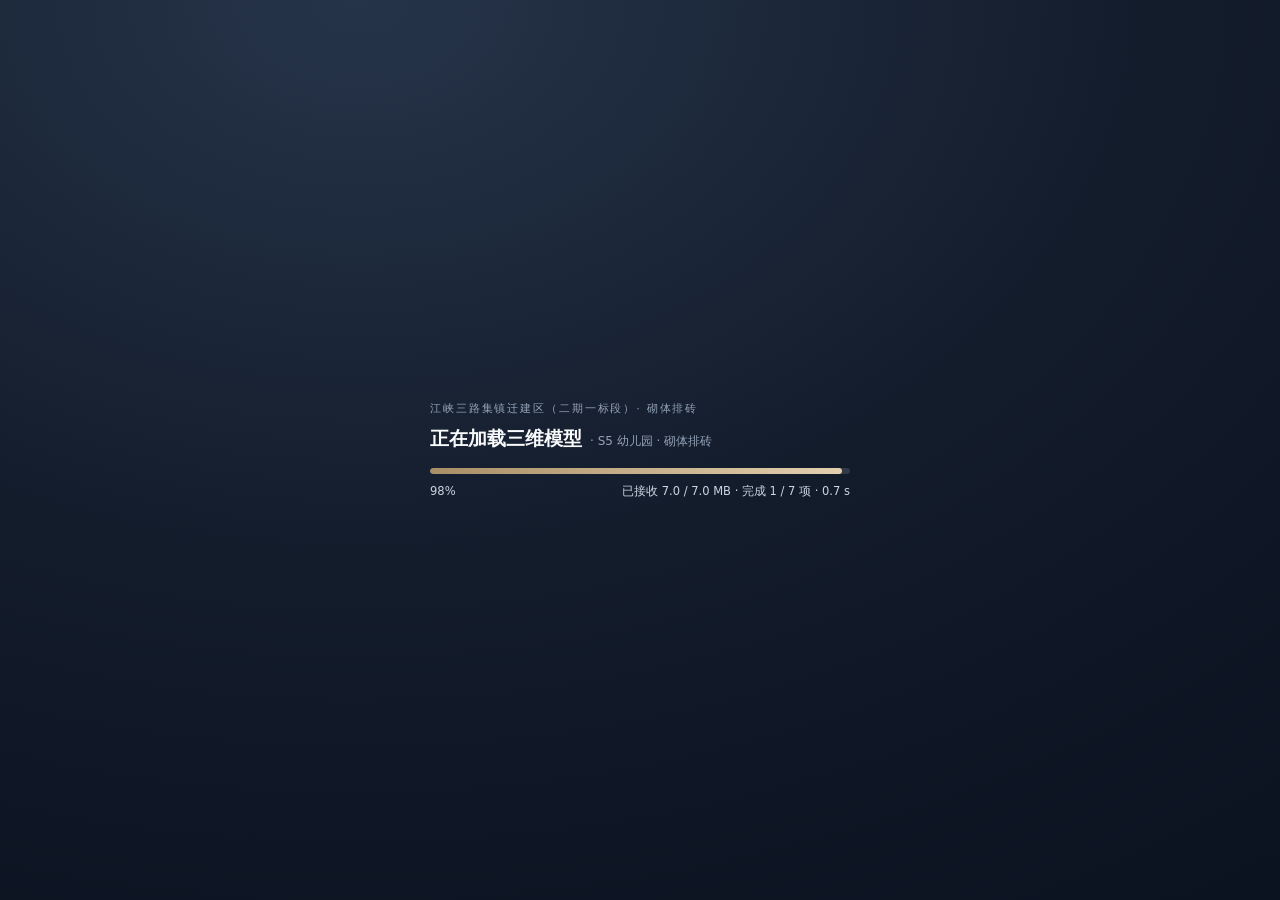
<file: s5/index.html>
<!DOCTYPE html>
<html lang="zh-CN">
<head>
<meta charset="utf-8">
<meta name="viewport" content="width=device-width, initial-scale=1, maximum-scale=1, user-scalable=no, viewport-fit=cover">
<meta name="theme-color" content="#111827">
<link rel="icon" href="data:image/svg+xml,%3Csvg xmlns=%22http://www.w3.org/2000/svg%22 viewBox=%220 0 16 16%22%3E%3Crect width=%2216%22 height=%2216%22 rx=%223%22 fill=%22%23111827%22/%3E%3Crect x=%228%22 y=%223%22 width=%226%22 height=%223%22 fill=%22%23c9b28a%22/%3E%3Crect x=%223%22 y=%228%22 width=%226%22 height=%223%22 fill=%22%23c9b28a%22/%3E%3C/svg%3E">
<meta name="description" content="S5 幼儿园砌体排砖三维模型 · 按层展示 · 楼层筛选 / 类别开关 / 剖切">
<title>S5 幼儿园 · 砌体排砖三维展示</title>
<link rel="stylesheet" href="../common/viewer.css">
<script>
/* 部署在 GitHub Pages 时自动跳转到正式站点（sxhicc.cn/paizhuan/）；本地/COS/正式域名下正常渲染 */
(function () {
  try {
    if (!/(^|\.)github\.io$/i.test(location.hostname)) return;
    var m = location.pathname.match(/^\/jx3d-paizhuan(\/.*)?$/);
    var p = (m && m[1]) ? m[1] : '/';
    location.replace('https://sxhicc.cn/paizhuan' + p + location.search + location.hash);
  } catch (e) { /* ignore */ }
})();
</script></head>
<body>
<div id="app"></div>

<script>
  window.VIEWER_CONFIG = {
    manifest: 'model.json',
    // 默认只显示常规模型（砌体排砖）：墙/板/梁/门/窗/玻璃默认隐藏，需要时可手动打开
    categoriesOff: ['Q', 'W'],
    footer: { rvt: 'S5幼儿园-排砖 -revit2024.rvt' }
  };
</script>

<script type="importmap">
  { "imports": { "three": "../lib/three.module.js" } }
</script>

<!-- 先取 version.txt 再加载 viewer.js：避免 CDN 缓存旧脚本（js 缓存 24 小时） -->
  <script>
  (async function () {
    let v = '';
    try {
      const r = await fetch('../version.txt?t=' + Date.now(), { cache: 'no-store' });
      if (r.ok) v = (await r.text()).trim();
    } catch (e) { /* ignore */ }
    const s = document.createElement('script');
    s.type = 'module';
    s.src = '../common/viewer.js' + (v ? ('?v=' + encodeURIComponent(v)) : '');
    document.head.appendChild(s);
  })();
  </script>
</body>
</html>
</file>
<file: common/viewer.css>
/* ============================================================
   砌体排砖三维展示 · 查看页共用样式  viewer.css
   主色：深蓝灰 #111827 / #1f2937  ·  砌块米色 #c9b28a
   ============================================================ */
:root {
  --ink: #111827;
  --ink-2: #1f2937;
  --ink-3: #374151;
  --muted: #6b7280;
  --muted-2: #9ca3af;
  --brick: #c9b28a;
  --brick-2: #e2cfae;
  --brick-deep: #9c7f52;
  --paper: #f9fafb;
  --line: rgba(17, 24, 39, .10);
  --glass: rgba(255, 255, 255, .74);
  --shadow: 0 12px 32px rgba(15, 23, 42, .16);
  --radius: 14px;
  --top-h: 52px;
  --stats-h: 40px;
  --footer-h: 30px;
  --panel-w: 296px;
}

* { box-sizing: border-box; }

html, body {
  margin: 0;
  padding: 0;
  height: 100%;
  overflow: hidden;
  background: #dfe6ee;
  color: var(--ink);
  font-family: "Microsoft YaHei", "PingFang SC", "Hiragino Sans GB",
    "Noto Sans SC", "Source Han Sans SC", system-ui, -apple-system, "Segoe UI",
    Roboto, sans-serif;
  -webkit-font-smoothing: antialiased;
  -webkit-tap-highlight-color: transparent;
}

#app { position: fixed; inset: 0; overflow: hidden; }

canvas#gl {
  position: absolute;
  inset: 0;
  display: block;
  width: 100%;
  height: 100%;
  touch-action: none;
  outline: none;
}

/* ---------------- 顶栏 ---------------- */
.topbar {
  position: absolute;
  top: 0; left: 0; right: 0;
  height: var(--top-h);
  z-index: 30;
  display: flex;
  align-items: center;
  gap: 14px;
  padding-left: max(16px, env(safe-area-inset-left));
  padding-right: 16px;
  background: linear-gradient(180deg, rgba(17, 24, 39, .95), rgba(17, 24, 39, .84));
  border-bottom: 1px solid rgba(255, 255, 255, .08);
  -webkit-backdrop-filter: blur(10px);
  backdrop-filter: blur(10px);
  color: #f9fafb;
}

.back {
  flex: 0 0 auto;
  display: inline-flex;
  align-items: center;
  gap: 6px;
  padding: 6px 10px;
  border-radius: 8px;
  border: 1px solid rgba(255, 255, 255, .16);
  background: rgba(255, 255, 255, .06);
  color: #e5e7eb;
  font-size: 12.5px;
  text-decoration: none;
  transition: background .16s, border-color .16s;
}
.back:hover { background: rgba(255, 255, 255, .16); border-color: rgba(255, 255, 255, .3); }
.back svg { width: 13px; height: 13px; }

.titles { min-width: 0; }
.titles h1 {
  margin: 0;
  font-size: 15.5px;
  font-weight: 600;
  letter-spacing: .2px;
  white-space: nowrap;
  overflow: hidden;
  text-overflow: ellipsis;
}
.titles p {
  margin: 2px 0 0;
  font-size: 11px;
  color: #9ca3af;
  white-space: nowrap;
  overflow: hidden;
  text-overflow: ellipsis;
}

.top-actions { margin-left: auto; display: flex; gap: 8px; flex: 0 0 auto; }

.top-btn {
  font: inherit;
  font-size: 12px;
  color: #e5e7eb;
  background: rgba(255, 255, 255, .07);
  border: 1px solid rgba(255, 255, 255, .18);
  border-radius: 8px;
  padding: 6px 11px;
  cursor: pointer;
  transition: background .16s, color .16s;
}
.top-btn:hover { background: var(--brick); border-color: var(--brick); color: var(--ink); }

/* ---------------- 顶部统计条 ---------------- */
.statsbar {
  position: absolute;
  top: var(--top-h); left: 0; right: 0;
  height: var(--stats-h);
  z-index: 25;
  display: flex;
  align-items: center;
  padding: 0 16px;
  background: rgba(249, 250, 251, .84);
  border-bottom: 1px solid var(--line);
  -webkit-backdrop-filter: blur(10px) saturate(1.4);
  backdrop-filter: blur(10px) saturate(1.4);
  overflow-x: auto;
  overflow-y: hidden;
  scrollbar-width: none;
}
.statsbar::-webkit-scrollbar { display: none; }

.statchip {
  flex: 0 0 auto;
  display: flex;
  align-items: baseline;
  gap: 8px;
  padding: 0 14px;
  border-right: 1px solid rgba(17, 24, 39, .09);
  white-space: nowrap;
}
.statchip:first-child { padding-left: 2px; }
.statchip:last-child { border-right: 0; }
.chip-k { font-size: 11px; color: var(--muted); letter-spacing: .03em; }
.chip-k .k-short { display: none; }
.chip-v {
  font-size: 15px;
  font-weight: 700;
  color: var(--ink);
  font-variant-numeric: tabular-nums;
}
.chip-v.brick { color: var(--brick-deep); }
.chip-warn {
  margin-left: auto;
  flex: 0 0 auto;
  font-size: 11px;
  color: #b45309;
  display: none;
}
.statsbar.has-warn .chip-warn { display: inline; }

/* ---------------- 左侧面板 ---------------- */
.panel {
  position: absolute;
  left: 16px;
  top: calc(var(--top-h) + var(--stats-h) + 14px);
  bottom: calc(var(--footer-h) + 14px);
  width: var(--panel-w);
  z-index: 20;
  display: flex;
  flex-direction: column;
  background: var(--glass);
  border: 1px solid rgba(255, 255, 255, .62);
  border-radius: var(--radius);
  box-shadow: var(--shadow);
  -webkit-backdrop-filter: blur(16px) saturate(1.5);
  backdrop-filter: blur(16px) saturate(1.5);
  overflow: hidden;
}

.sheet-handle { display: none; }

.panel-scroll {
  flex: 1 1 auto;
  overflow-y: auto;
  overflow-x: hidden;
  padding: 6px 14px 14px;
  scrollbar-width: thin;
  scrollbar-color: rgba(17, 24, 39, .22) transparent;
}
.panel-scroll::-webkit-scrollbar { width: 8px; }
.panel-scroll::-webkit-scrollbar-thumb {
  background: rgba(17, 24, 39, .18);
  border-radius: 4px;
}

.sec { padding: 10px 0 4px; border-top: 1px dashed rgba(17, 24, 39, .1); }
.sec:first-child { border-top: 0; padding-top: 4px; }

.sec-h {
  margin: 0 0 7px;
  display: flex;
  align-items: center;
  gap: 8px;
  font-size: 11px;
  font-weight: 700;
  letter-spacing: .08em;
  color: var(--muted);
}
.sec-h::before {
  content: "";
  width: 3px;
  height: 12px;
  border-radius: 2px;
  background: var(--brick);
}
.sec-hint {
  margin-left: auto;
  font-size: 10.5px;
  font-weight: 400;
  letter-spacing: 0;
  color: var(--muted-2);
}

/* 楼层列表 */
.floor-list {
  display: flex;
  flex-direction: column;
  gap: 3px;
  max-height: 266px;
  overflow-y: auto;
  padding-right: 2px;
  scrollbar-width: thin;
  scrollbar-color: rgba(17, 24, 39, .22) transparent;
}
.floor-list::-webkit-scrollbar { width: 6px; }
.floor-list::-webkit-scrollbar-thumb { background: rgba(17, 24, 39, .18); border-radius: 3px; }
.floor-item {
  display: flex;
  align-items: center;
  gap: 9px;
  width: 100%;
  padding: 6px 9px;
  border: 1px solid transparent;
  border-radius: 9px;
  background: transparent;
  color: var(--ink-3);
  font: inherit;
  text-align: left;
  cursor: pointer;
  transition: background .16s, color .16s, border-color .16s;
}
.floor-item:hover { background: rgba(201, 178, 138, .18); border-color: rgba(201, 178, 138, .45); }
.floor-item.active { background: var(--ink-2); border-color: var(--ink-2); color: #f9fafb; }
.f-key {
  flex: 0 0 auto;
  min-width: 26px;
  font-size: 10.5px;
  font-weight: 700;
  letter-spacing: .03em;
  color: var(--muted-2);
  font-variant-numeric: tabular-nums;
}
.floor-item.active .f-key { color: var(--brick-2); }
.f-body {
  flex: 1 1 auto;
  min-width: 0;
  display: flex;
  flex-direction: column;
  gap: 1px;
}
.f-label {
  font-size: 12.5px;
  font-weight: 600;
  line-height: 1.25;
  white-space: nowrap;
  overflow: hidden;
  text-overflow: ellipsis;
}
.f-meta {
  font-size: 9.5px;
  line-height: 1.35;
  color: var(--muted-2);
  font-variant-numeric: tabular-nums;
  white-space: nowrap;
  overflow: hidden;
  text-overflow: ellipsis;
}
.floor-item.active .f-meta { color: rgba(226, 207, 174, .82); }
.f-count {
  flex: 0 0 auto;
  font-size: 10.5px;
  color: var(--muted);
  background: rgba(17, 24, 39, .06);
  border-radius: 20px;
  padding: 1px 7px;
  font-variant-numeric: tabular-nums;
}
.floor-item.active .f-count { background: rgba(255, 255, 255, .15); color: #e5e7eb; }
.f-count-struct {
  font-size: 9px !important;
  letter-spacing: .02em;
  background: rgba(17, 24, 39, .05) !important;
  color: var(--muted-2) !important;
  padding: 2px 6px !important;
}
.floor-item.active .f-count-struct {
  background: rgba(255, 255, 255, .1) !important;
  color: #cbd5e1 !important;
}
.floor-item.f-all .f-key { color: var(--brick-deep); }

/* 类别列表 */
.cat-list {
  display: flex;
  flex-direction: column;
  gap: 1px;
  max-height: 250px;
  overflow-y: auto;
  padding-right: 2px;
  scrollbar-width: thin;
  scrollbar-color: rgba(17, 24, 39, .22) transparent;
}
.cat-list::-webkit-scrollbar { width: 6px; }
.cat-list::-webkit-scrollbar-thumb { background: rgba(17, 24, 39, .18); border-radius: 3px; }
.cat-item {
  display: flex;
  align-items: center;
  gap: 9px;
  padding: 6px 8px;
  border-radius: 8px;
  font-size: 12.5px;
  color: var(--ink-3);
  cursor: pointer;
  transition: background .16s;
}
.cat-item:hover { background: rgba(17, 24, 39, .05); }
.swatch {
  flex: 0 0 auto;
  width: 14px;
  height: 14px;
  border-radius: 4px;
  box-shadow: inset 0 0 0 1px rgba(17, 24, 39, .16);
}
.cat-name { flex: 1 1 auto; font-weight: 500; }
.cat-count { font-size: 10.5px; color: var(--muted); font-variant-numeric: tabular-nums; }
.cat-item.off .cat-name,
.cat-item.off .cat-count { opacity: .42; }

/* 墙厚子项（QC 按墙厚分色） */
.cat-sub { padding-left: 24px; gap: 7px; }
.cat-sub .cat-name {
  font-weight: 400;
  font-size: 11.5px;
  color: var(--muted);
  position: relative;
}
.cat-sub .cat-name::before {
  content: "";
  position: absolute;
  left: -11px;
  top: 50%;
  width: 6px;
  height: 1px;
  background: rgba(17, 24, 39, .2);
}
.cat-sub .cat-count { font-size: 10px; }
.swatch-sm { width: 12px; height: 12px; border-radius: 3px; }
.switch-sm { width: 28px; height: 16px; }
.switch-sm::after { width: 12px; height: 12px; }
.switch-sm:checked::after { transform: translateX(12px); }

.switch {
  -webkit-appearance: none;
  appearance: none;
  flex: 0 0 auto;
  width: 34px;
  height: 18px;
  margin: 0;
  border-radius: 20px;
  background: rgba(17, 24, 39, .2);
  position: relative;
  cursor: pointer;
  transition: background .18s;
}
.switch::after {
  content: "";
  position: absolute;
  top: 2px;
  left: 2px;
  width: 14px;
  height: 14px;
  border-radius: 50%;
  background: #fff;
  box-shadow: 0 1px 2px rgba(0, 0, 0, .25);
  transition: transform .18s;
}
.switch:checked { background: var(--ink-2); }
.switch:checked::after { transform: translateX(16px); }

/* 剖切 */
.clip-row {
  display: flex;
  align-items: center;
  justify-content: space-between;
  gap: 8px;
  margin: 2px 0 4px;
}
.clip-num {
  font-size: 13px;
  font-weight: 700;
  color: var(--ink);
  font-variant-numeric: tabular-nums;
}
.clip-num.is-off { color: var(--muted-2); font-weight: 600; }
.clip-state { font-size: 10.5px; color: var(--muted-2); margin-left: 6px; }

.slider {
  -webkit-appearance: none;
  appearance: none;
  width: 100%;
  height: 22px;
  margin: 2px 0 0;
  background: transparent;
  cursor: pointer;
}
.slider::-webkit-slider-runnable-track {
  height: 5px;
  border-radius: 3px;
  background: linear-gradient(90deg, var(--brick) 0 var(--p, 100%), rgba(17, 24, 39, .16) var(--p, 100%) 100%);
}
.slider::-webkit-slider-thumb {
  -webkit-appearance: none;
  width: 16px;
  height: 16px;
  margin-top: -5.5px;
  border-radius: 50%;
  background: #fff;
  border: 2px solid var(--ink-2);
  box-shadow: 0 1px 3px rgba(0, 0, 0, .28);
}
.slider::-moz-range-track { height: 5px; border-radius: 3px; background: rgba(17, 24, 39, .16); }
.slider::-moz-range-progress { height: 5px; border-radius: 3px; background: var(--brick); }
.slider::-moz-range-thumb {
  width: 13px;
  height: 13px;
  border-radius: 50%;
  background: #fff;
  border: 2px solid var(--ink-2);
}
.clip-scale {
  display: flex;
  justify-content: space-between;
  font-size: 10.5px;
  color: var(--muted-2);
  font-variant-numeric: tabular-nums;
}

/* 模型信息 / 操作提示 */
.info-list { display: flex; flex-direction: column; gap: 3px; margin: 0; }
.info-list > div {
  display: flex;
  align-items: baseline;
  gap: 8px;
  font-size: 11.5px;
  line-height: 1.7;
}
.info-list dt { flex: 0 0 76px; color: var(--muted); }
.info-list dd {
  margin: 0;
  flex: 1 1 auto;
  text-align: right;
  color: var(--ink-3);
  font-weight: 600;
  font-variant-numeric: tabular-nums;
}
.hint-list {
  margin: 0;
  padding: 0;
  list-style: none;
  display: flex;
  flex-direction: column;
  gap: 4px;
  font-size: 11px;
  line-height: 1.6;
  color: var(--muted);
}
.hint-list li { position: relative; padding-left: 12px; }
.hint-list li::before {
  content: "";
  position: absolute;
  left: 2px;
  top: 7px;
  width: 4px;
  height: 4px;
  border-radius: 1px;
  background: var(--brick);
}

/* 按钮 */
.btn-row { display: grid; grid-template-columns: 1fr 1fr; gap: 6px; }
.btn {
  font: inherit;
  font-size: 11.5px;
  font-weight: 600;
  color: var(--ink-2);
  background: rgba(255, 255, 255, .8);
  border: 1px solid rgba(17, 24, 39, .16);
  border-radius: 8px;
  padding: 7px 6px;
  cursor: pointer;
  white-space: nowrap;
  transition: background .16s, color .16s, border-color .16s;
}
.btn:hover { background: var(--ink-2); border-color: var(--ink-2); color: #f9fafb; }
.btn:active { transform: translateY(1px); }
.btn:disabled { cursor: not-allowed; }
.btn:disabled:hover { background: rgba(255, 255, 255, .8); border-color: rgba(17, 24, 39, .16); color: var(--ink-2); }
.btn[aria-pressed="true"] { background: var(--ink-2); border-color: var(--ink-2); color: #f9fafb; }
.btn-sm { padding: 3px 9px; font-size: 10.5px; font-weight: 600; }

/* ---------------- 构件信息卡 ---------------- */
.info-card {
  position: absolute;
  right: 16px;
  top: calc(var(--top-h) + var(--stats-h) + 14px);
  width: 306px;
  z-index: 26;
  padding: 12px 14px;
  color: var(--ink);
  background: var(--glass);
  border: 1px solid rgba(255, 255, 255, .62);
  border-radius: var(--radius);
  box-shadow: var(--shadow);
  -webkit-backdrop-filter: blur(16px) saturate(1.5);
  backdrop-filter: blur(16px) saturate(1.5);
}
.info-card[hidden] { display: none; }
.ic-head {
  display: flex;
  align-items: center;
  justify-content: space-between;
  margin-bottom: 9px;
}
.ic-title {
  display: flex;
  align-items: center;
  gap: 8px;
  font-size: 12px;
  font-weight: 700;
  letter-spacing: .04em;
}
.ic-title::before {
  content: "";
  width: 3px;
  height: 12px;
  border-radius: 2px;
  background: #ff8a1e;
}
.ic-close {
  width: 22px;
  height: 22px;
  line-height: 1;
  padding: 0;
  border: 0;
  border-radius: 6px;
  background: rgba(17, 24, 39, .06);
  color: var(--muted);
  font-size: 15px;
  cursor: pointer;
}
.ic-close:hover { background: rgba(17, 24, 39, .14); color: var(--ink); }
.ic-list {
  display: flex;
  flex-direction: column;
  gap: 5px;
  margin: 0;
  max-height: 46vh;
  overflow: auto;
}
.ic-list > div { display: flex; gap: 10px; font-size: 11.5px; line-height: 1.55; }
.ic-list dt { flex: 0 0 80px; color: var(--muted); }
.ic-list dd {
  margin: 0;
  flex: 1 1 auto;
  color: var(--ink-3);
  font-weight: 600;
  word-break: break-all;
  font-variant-numeric: tabular-nums;
}
.ic-actions {
  display: flex;
  align-items: center;
  gap: 10px;
  margin-top: 10px;
  padding-top: 9px;
  border-top: 1px dashed rgba(17, 24, 39, .12);
}
.ic-hint { font-size: 10px; color: var(--muted-2); }

/* 页脚 */
.meta-footer {
  position: absolute;
  left: 0; right: 0; bottom: 0;
  height: var(--footer-h);
  z-index: 30;
  display: flex;
  align-items: center;
  gap: 8px;
  padding: 0 16px;
  background: rgba(17, 24, 39, .88);
  color: #cbd5e1;
  font-size: 11px;
  white-space: nowrap;
  overflow: hidden;
  -webkit-backdrop-filter: blur(8px);
  backdrop-filter: blur(8px);
}
.meta-footer b { color: #f3f4f6; font-weight: 600; }
.meta-sep { color: #475569; }
.meta-right { margin-left: auto; color: #94a3b8; font-variant-numeric: tabular-nums; }
.meta-inline { display: none; }

/* ---------------- 加载层 ---------------- */
.loader {
  position: absolute;
  inset: 0;
  z-index: 60;
  display: flex;
  align-items: center;
  justify-content: center;
  background: radial-gradient(120% 120% at 28% 0%, #26344a 0%, #131c2b 52%, #0b1220 100%);
  transition: opacity .45s ease, visibility .45s ease;
}
.loader.done { opacity: 0; visibility: hidden; pointer-events: none; }
.loader-card { width: min(420px, 84vw); color: #e5e7eb; }
.loader-brand {
  font-size: 10.5px;
  letter-spacing: .18em;
  color: #94a3b8;
  margin-bottom: 10px;
}
.loader-card h2 {
  margin: 0 0 16px;
  font-size: 19px;
  font-weight: 600;
  color: #f9fafb;
}
.loader-card h2 small { font-size: 12px; font-weight: 400; color: #94a3b8; margin-left: 8px; }
.loader-track { height: 6px; border-radius: 4px; background: rgba(255, 255, 255, .13); overflow: hidden; }
.loader-bar {
  height: 100%;
  width: 0;
  border-radius: 4px;
  background: linear-gradient(90deg, #a98f66, #e2cfae);
  transition: width .2s ease;
}
.loader-row {
  display: flex;
  justify-content: space-between;
  gap: 12px;
  margin-top: 10px;
  font-size: 11.5px;
  color: #cbd5e1;
  font-variant-numeric: tabular-nums;
}
.loader-status.err { color: #fca5a5; }
.loader-retry {
  margin-top: 16px;
  display: none;
  font: inherit;
  font-size: 12px;
  color: #111827;
  background: var(--brick);
  border: 0;
  border-radius: 8px;
  padding: 8px 16px;
  cursor: pointer;
}
.loader.failed .loader-retry { display: inline-block; }
.loader.failed .loader-bar { background: #b91c1c; }

/* 提示条 */
.toast {
  position: absolute;
  left: 50%;
  bottom: calc(var(--footer-h) + 16px);
  transform: translateX(-50%) translateY(8px);
  z-index: 40;
  max-width: min(560px, 90vw);
  padding: 9px 14px;
  border-radius: 9px;
  background: rgba(17, 24, 39, .92);
  color: #fde68a;
  font-size: 11.5px;
  line-height: 1.5;
  opacity: 0;
  pointer-events: none;
  transition: opacity .2s, transform .2s;
  box-shadow: 0 10px 24px rgba(2, 6, 23, .35);
}
.toast.show { opacity: 1; transform: translateX(-50%) translateY(0); pointer-events: auto; }

/* ---------------- 移动端：底部抽屉 ---------------- */
@media (max-width: 767px) {
  :root { --top-h: 48px; --stats-h: 34px; }

  .topbar { gap: 8px; padding-left: max(10px, env(safe-area-inset-left)); padding-right: 10px; }
  .back { padding: 5px 8px; font-size: 11.5px; }
  .titles h1 { font-size: 13px; }
  .titles p { display: none; }
  .top-btn { padding: 5px 9px; font-size: 11px; }

  .statsbar { padding: 0 10px; }
  .statchip { padding: 0 10px; gap: 6px; }
  .chip-k { font-size: 10px; }
  .chip-k .k-full { display: none; }
  .chip-k .k-short { display: inline; }
  .chip-v { font-size: 13px; }

  .panel {
    left: 0;
    right: 0;
    top: auto;
    bottom: 0;
    width: auto;
    max-height: 66vh;
    border-radius: 16px 16px 0 0;
    border: 1px solid rgba(255, 255, 255, .7);
    border-bottom: 0;
    box-shadow: 0 -12px 32px rgba(15, 23, 42, .24);
    transition: transform .24s ease;
    padding-bottom: env(safe-area-inset-bottom);
  }
  .panel.is-collapsed { transform: translateY(calc(100% - 56px)); }

  .sheet-handle {
    display: flex;
    align-items: center;
    flex: 0 0 auto;
    height: 56px;
    padding: 10px 16px 0;
    border-bottom: 1px solid rgba(17, 24, 39, .07);
    cursor: pointer;
    position: relative;
    user-select: none;
  }
  .sheet-grip {
    position: absolute;
    top: 6px;
    left: 50%;
    transform: translateX(-50%);
    width: 38px;
    height: 4px;
    border-radius: 3px;
    background: rgba(17, 24, 39, .2);
  }
  .sheet-title { font-size: 12.5px; font-weight: 700; color: var(--ink-2); }
  .sheet-chevron {
    margin-left: auto;
    display: inline-flex;
    align-items: center;
    gap: 5px;
    font-size: 11px;
    color: var(--muted);
  }
  .sheet-chevron-arrow {
    display: inline-block;
    font-size: 12px;
    line-height: 1;
    transition: transform .24s ease;
  }
  .panel:not(.is-collapsed) .sheet-chevron-arrow { transform: rotate(180deg); }
  .panel.is-collapsed .sheet-chevron-text::before { content: "展开"; }
  .panel:not(.is-collapsed) .sheet-chevron-text::before { content: "收起"; }

  .panel-scroll { max-height: calc(66vh - 56px); padding: 2px 14px 18px; }

  /* 手机端交给抽屉整体滚动，避免嵌套滚动 */
  .floor-list, .cat-list {
    max-height: none;
    overflow: visible;
    padding-right: 0;
  }

  .meta-footer { display: none; }
  .meta-inline {
    display: block;
    margin-top: 14px;
    padding-top: 10px;
    border-top: 1px solid rgba(17, 24, 39, .1);
    font-size: 10.5px;
    line-height: 1.75;
    color: var(--muted);
  }
  .meta-inline b { color: var(--ink-3); font-weight: 600; }
  .toast { bottom: 72px; }

  /* 手机端：构件信息卡改成底部卡片，不遮挡模型主体 */
  .info-card {
    left: 8px;
    right: 8px;
    top: auto;
    bottom: calc(56px + env(safe-area-inset-bottom));
    width: auto;
    max-height: 46vh;
    z-index: 46;
    padding: 10px 12px;
    border-radius: 14px;
  }
  .ic-list { max-height: 28vh; }
  .ic-list dt { flex: 0 0 72px; }
  .ic-title { font-size: 11.5px; }
}

@media (max-width: 767px) and (max-height: 460px) {
  .panel { max-height: 84vh; }
  .panel-scroll { max-height: calc(84vh - 56px); }
}

/* 危险操作按钮（隐藏构件） */
.btn-danger { color: #b42318; border-color: rgba(180, 35, 24, .35); background: rgba(180, 35, 24, .06); }
.btn-danger:hover { background: rgba(180, 35, 24, .14); }

/* 浮动“看标注”按钮：一键拉近近景，砖上标注可见 */
.fab-near {
  position: fixed; right: 16px; bottom: 96px; z-index: 45;
  padding: 12px 18px; border-radius: 999px;
  font-size: 14px; font-weight: 800; letter-spacing: .04em;
  color: #23180a;
  background: linear-gradient(180deg, #f2dca8, #d9b978);
  border: 1px solid rgba(0, 0, 0, .15);
  box-shadow: 0 6px 18px rgba(0, 0, 0, .28);
  cursor: pointer;
}
.fab-near:active { transform: translateY(1px); }
@media (max-width: 640px) {
  .fab-near { right: 12px; bottom: 108px; padding: 13px 18px; font-size: 15px; }
}
</file>
